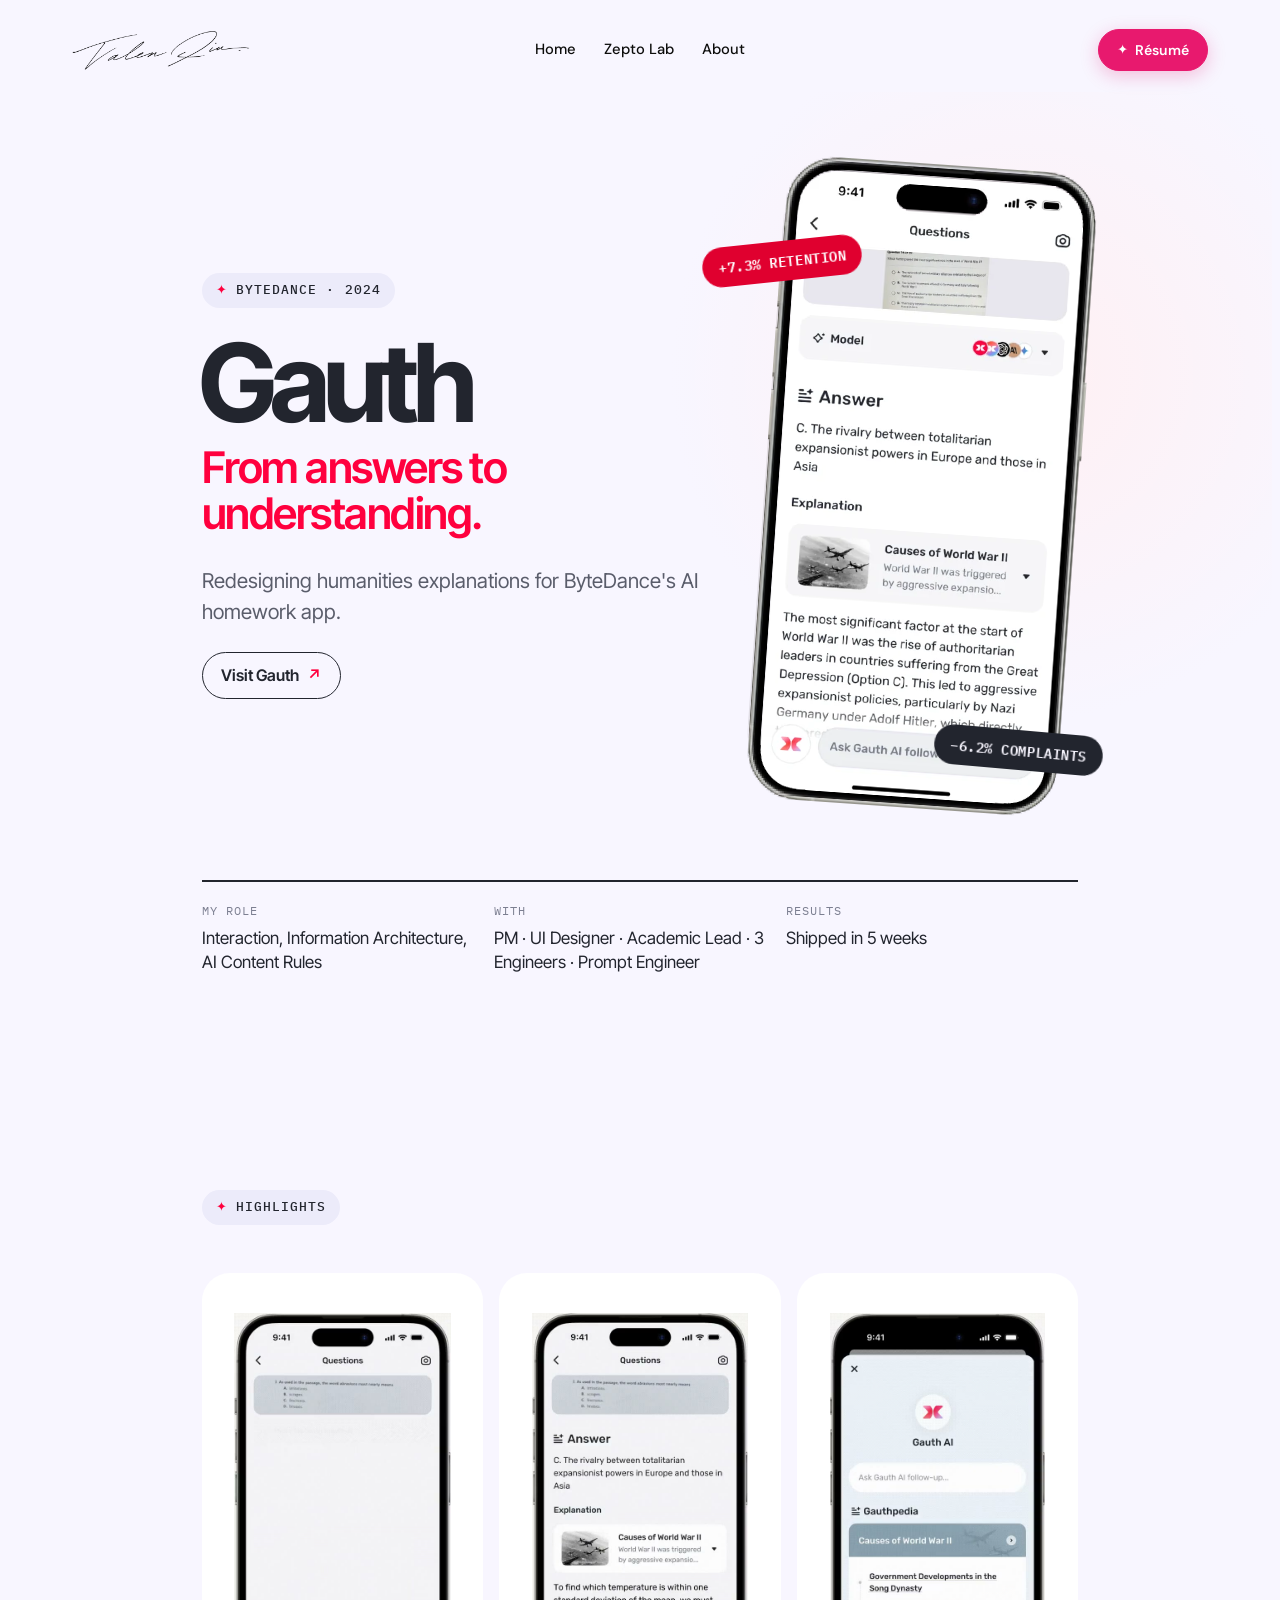
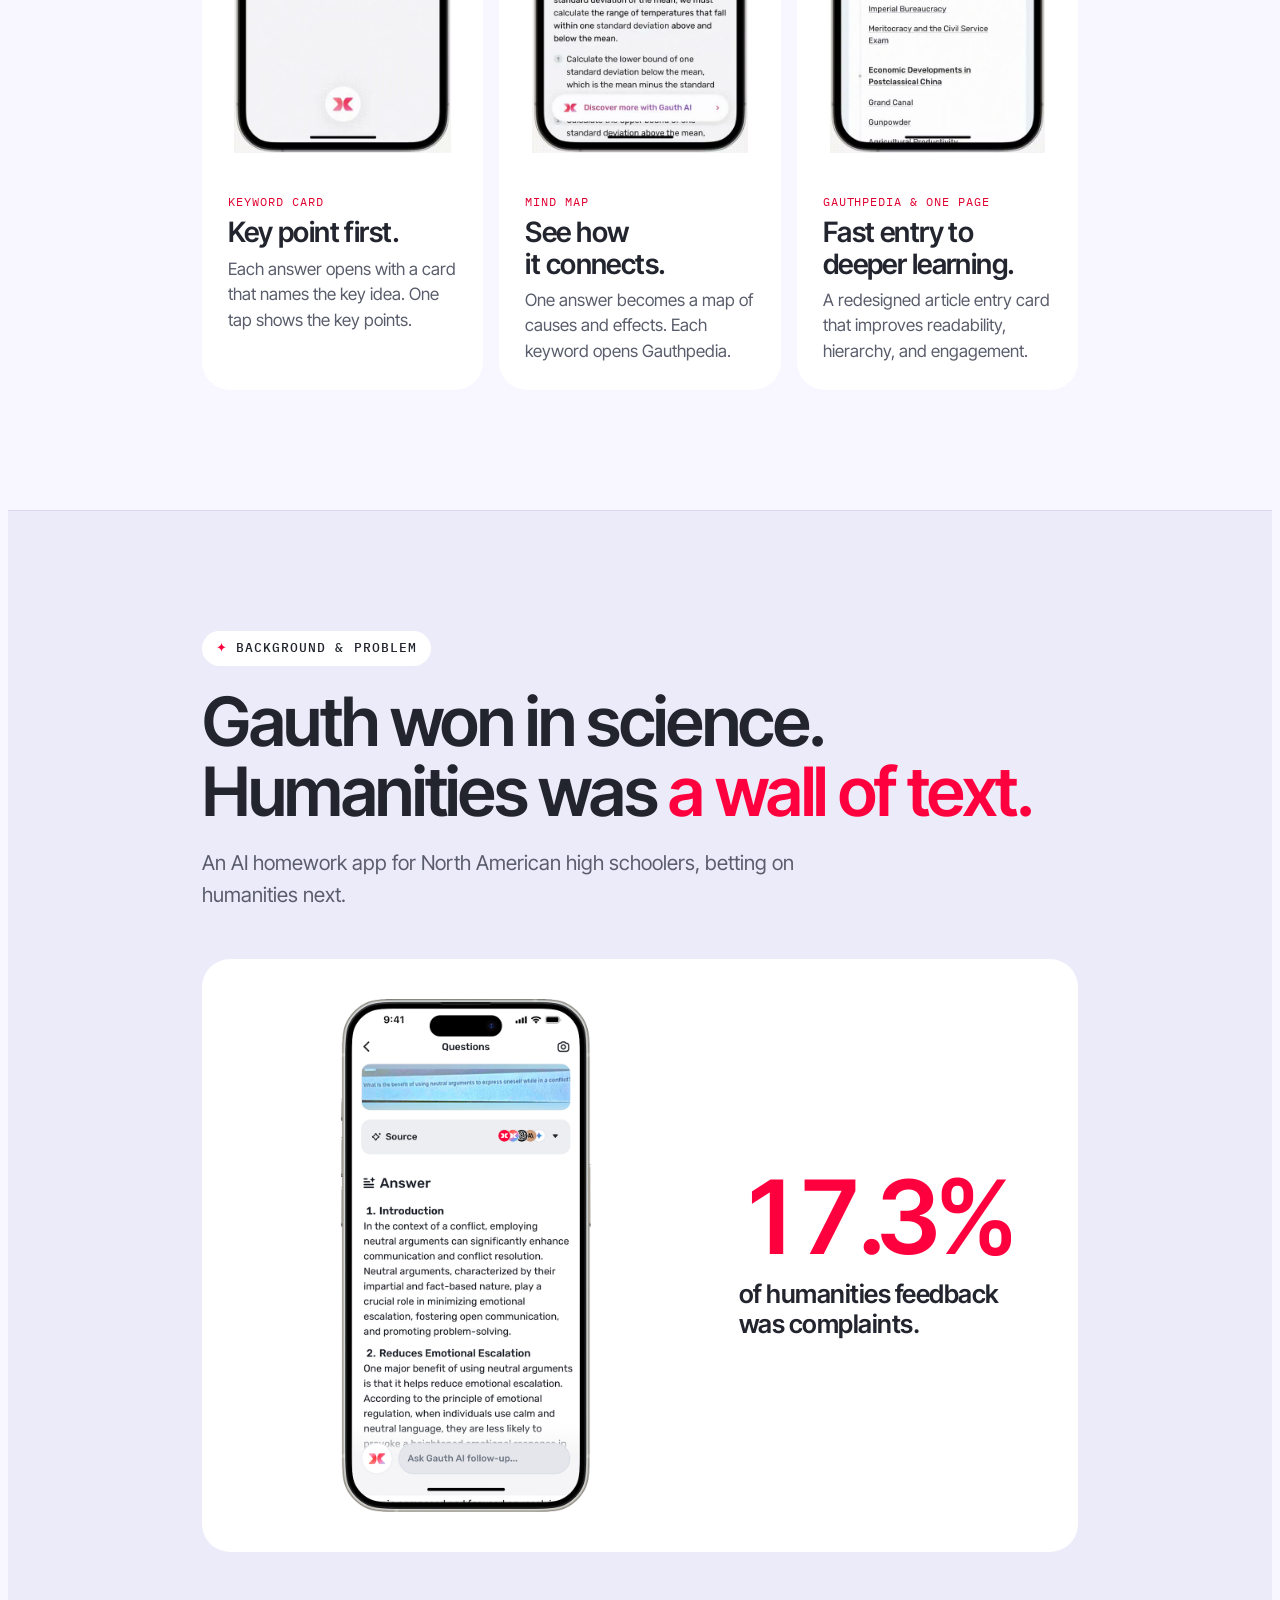
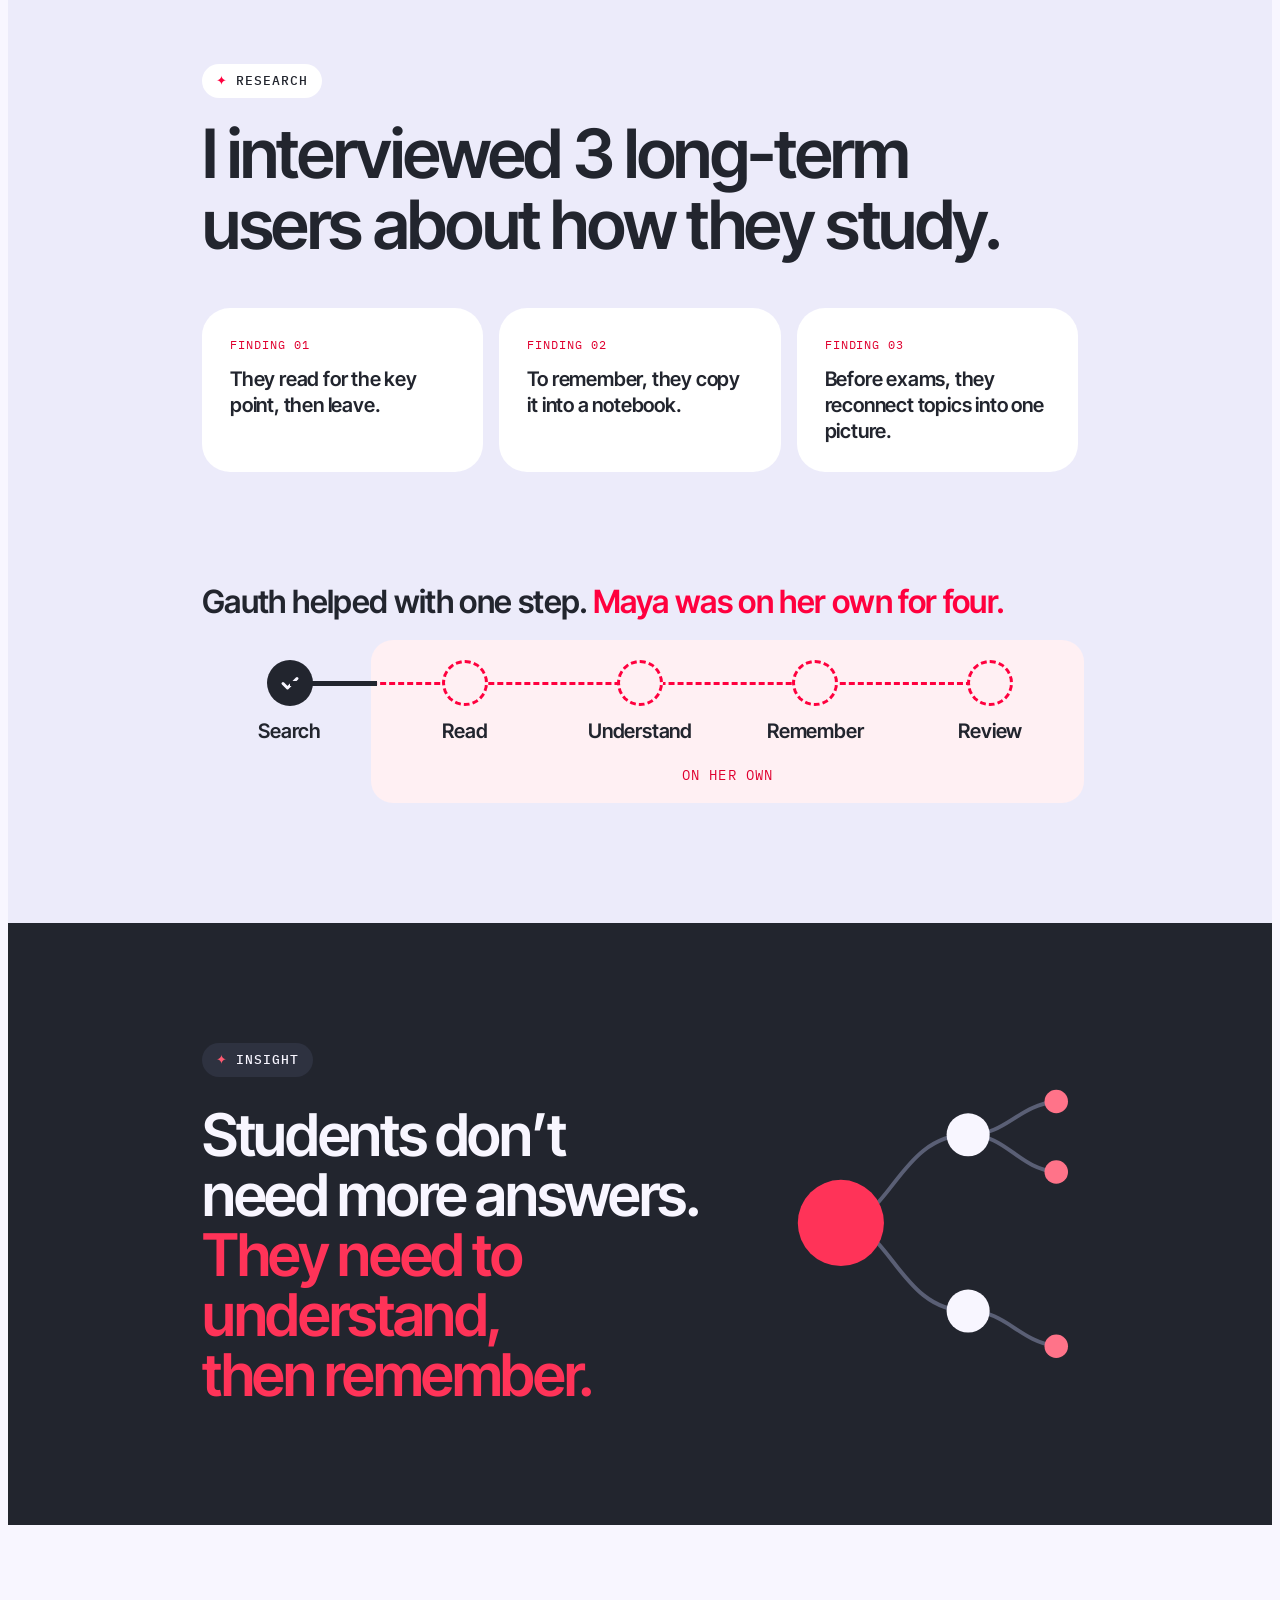
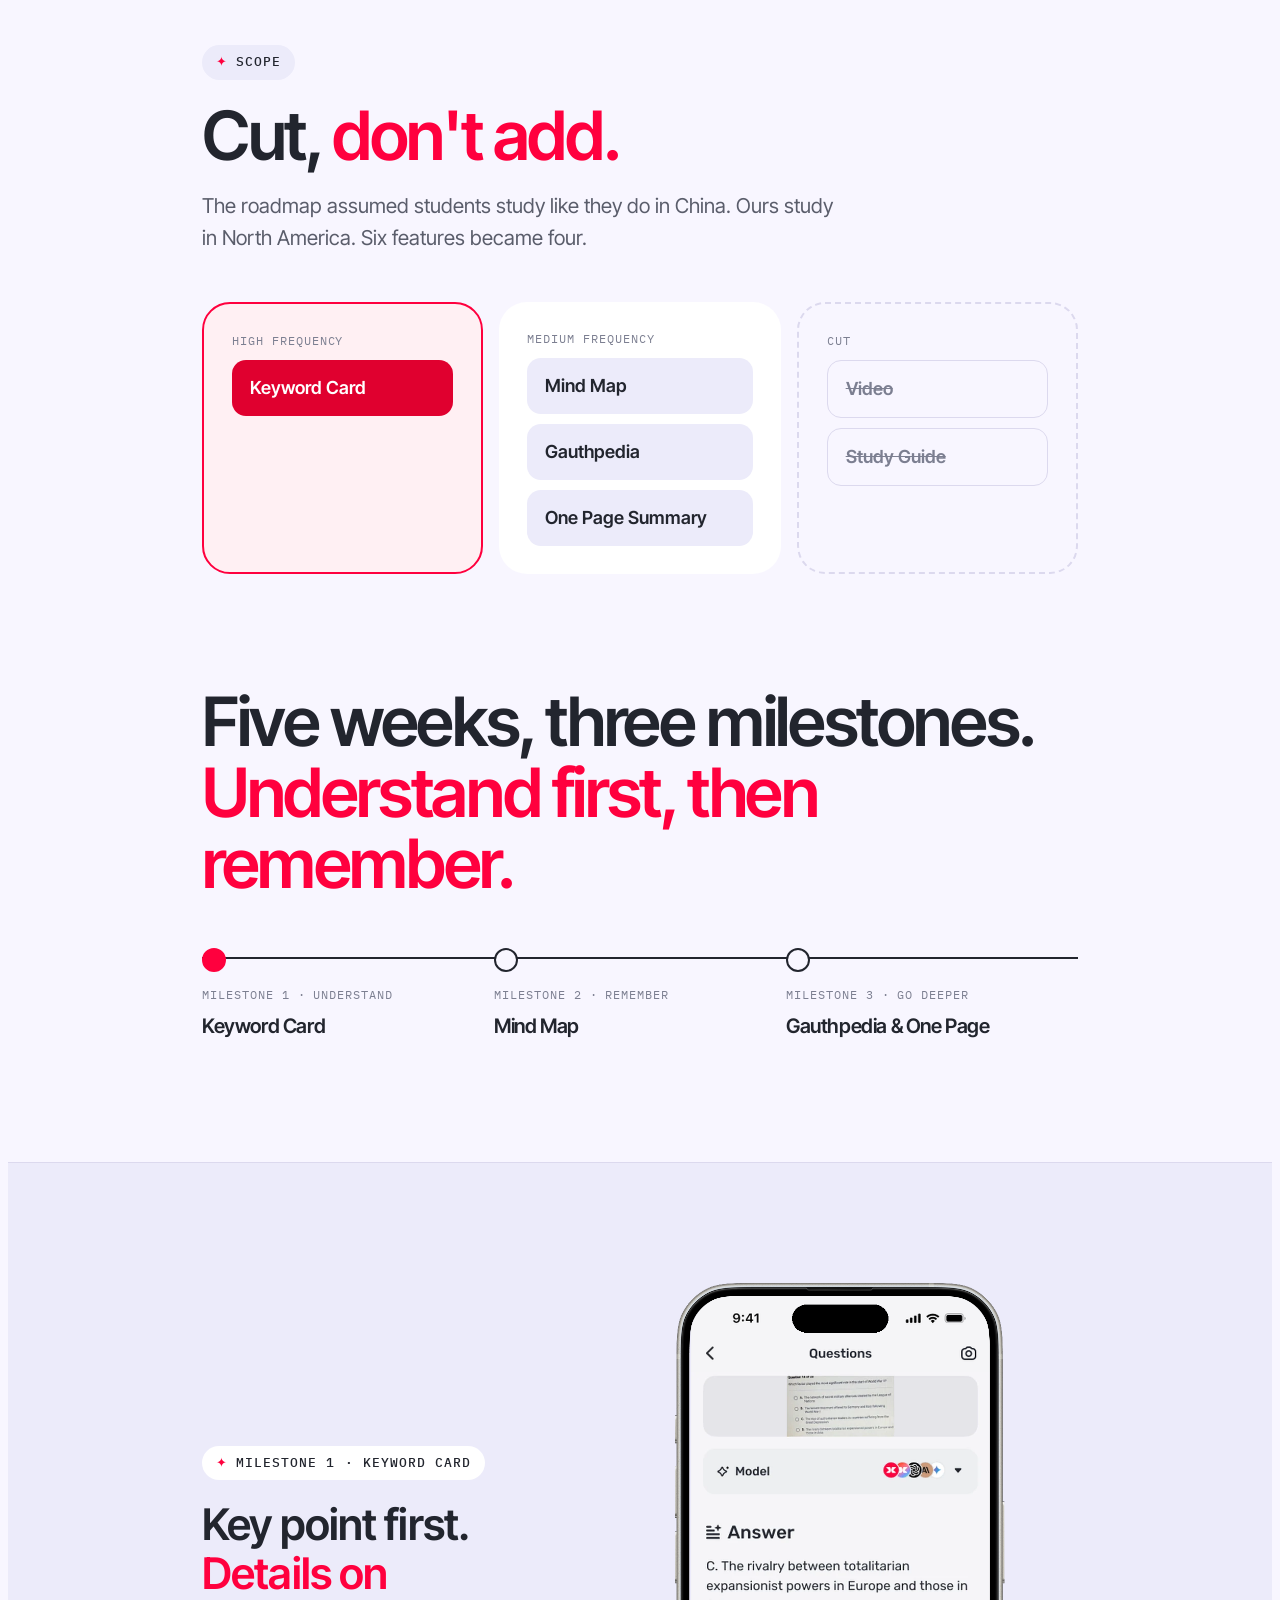
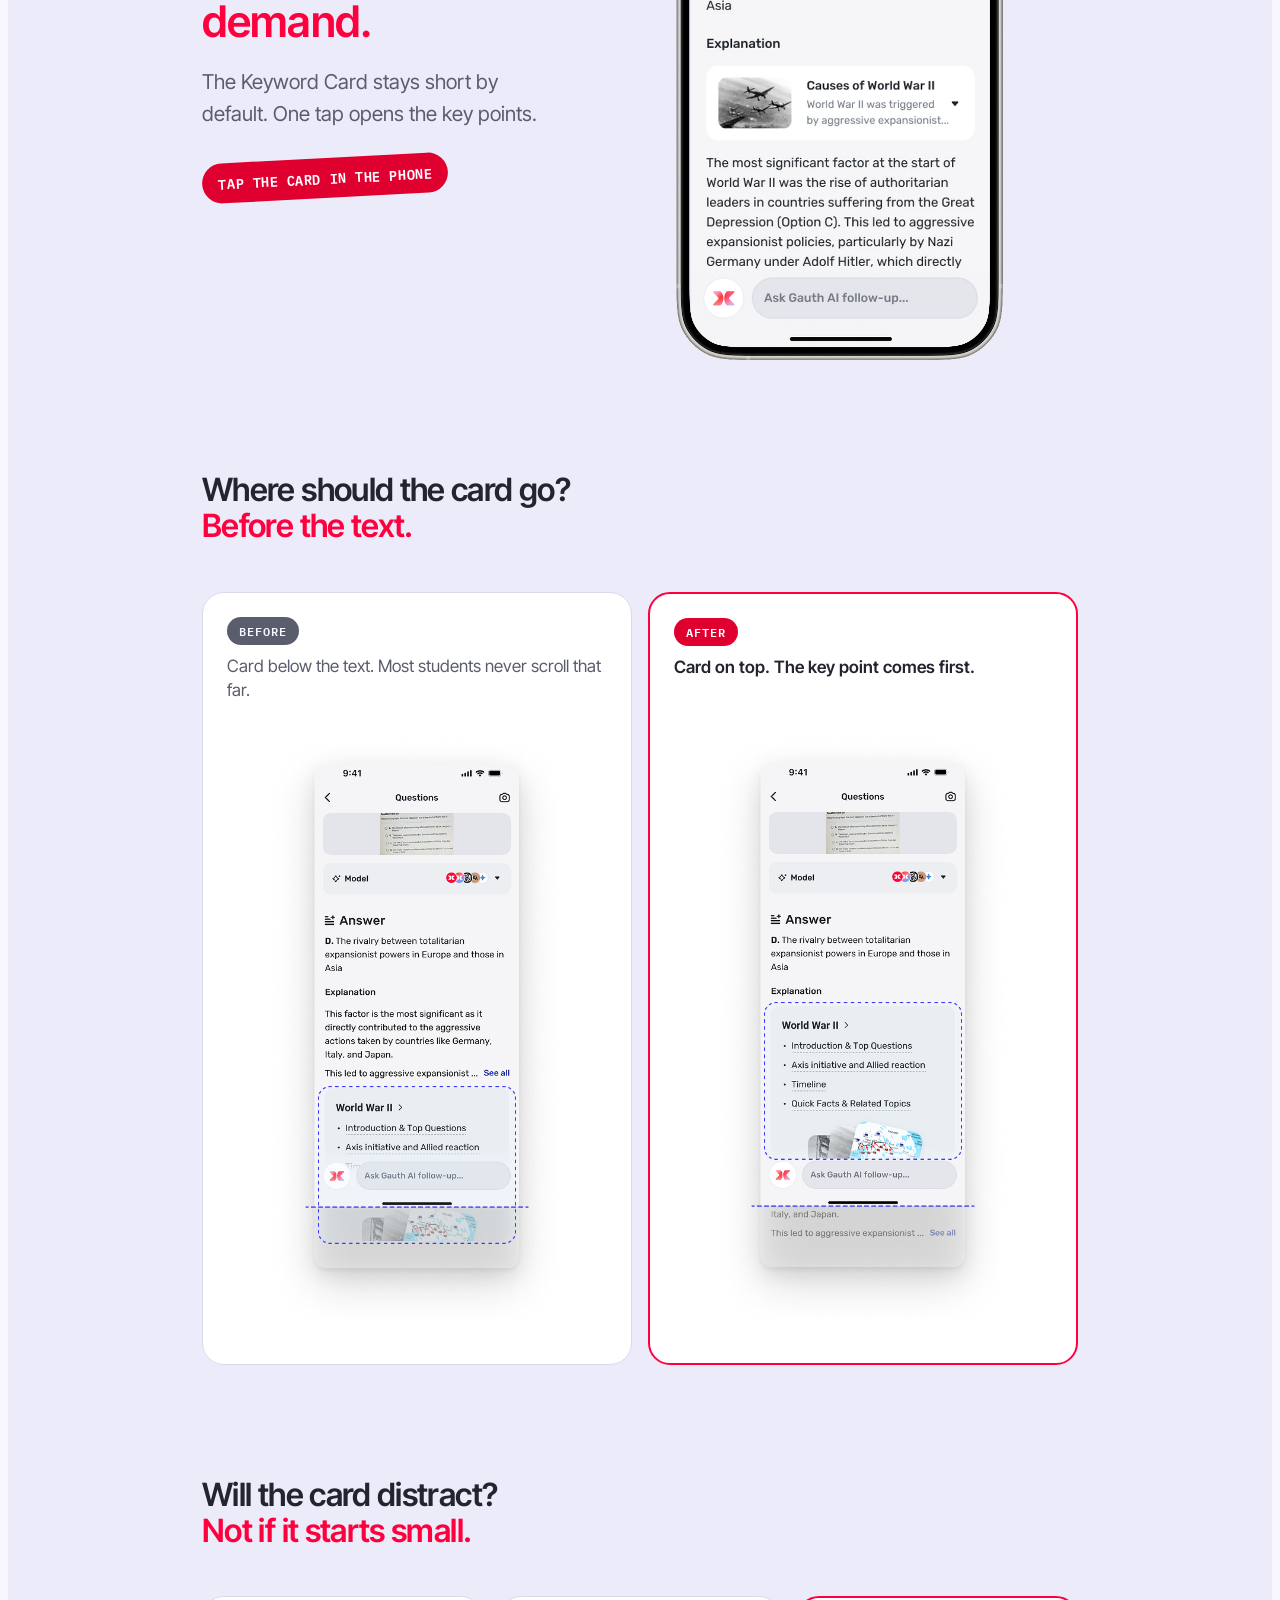
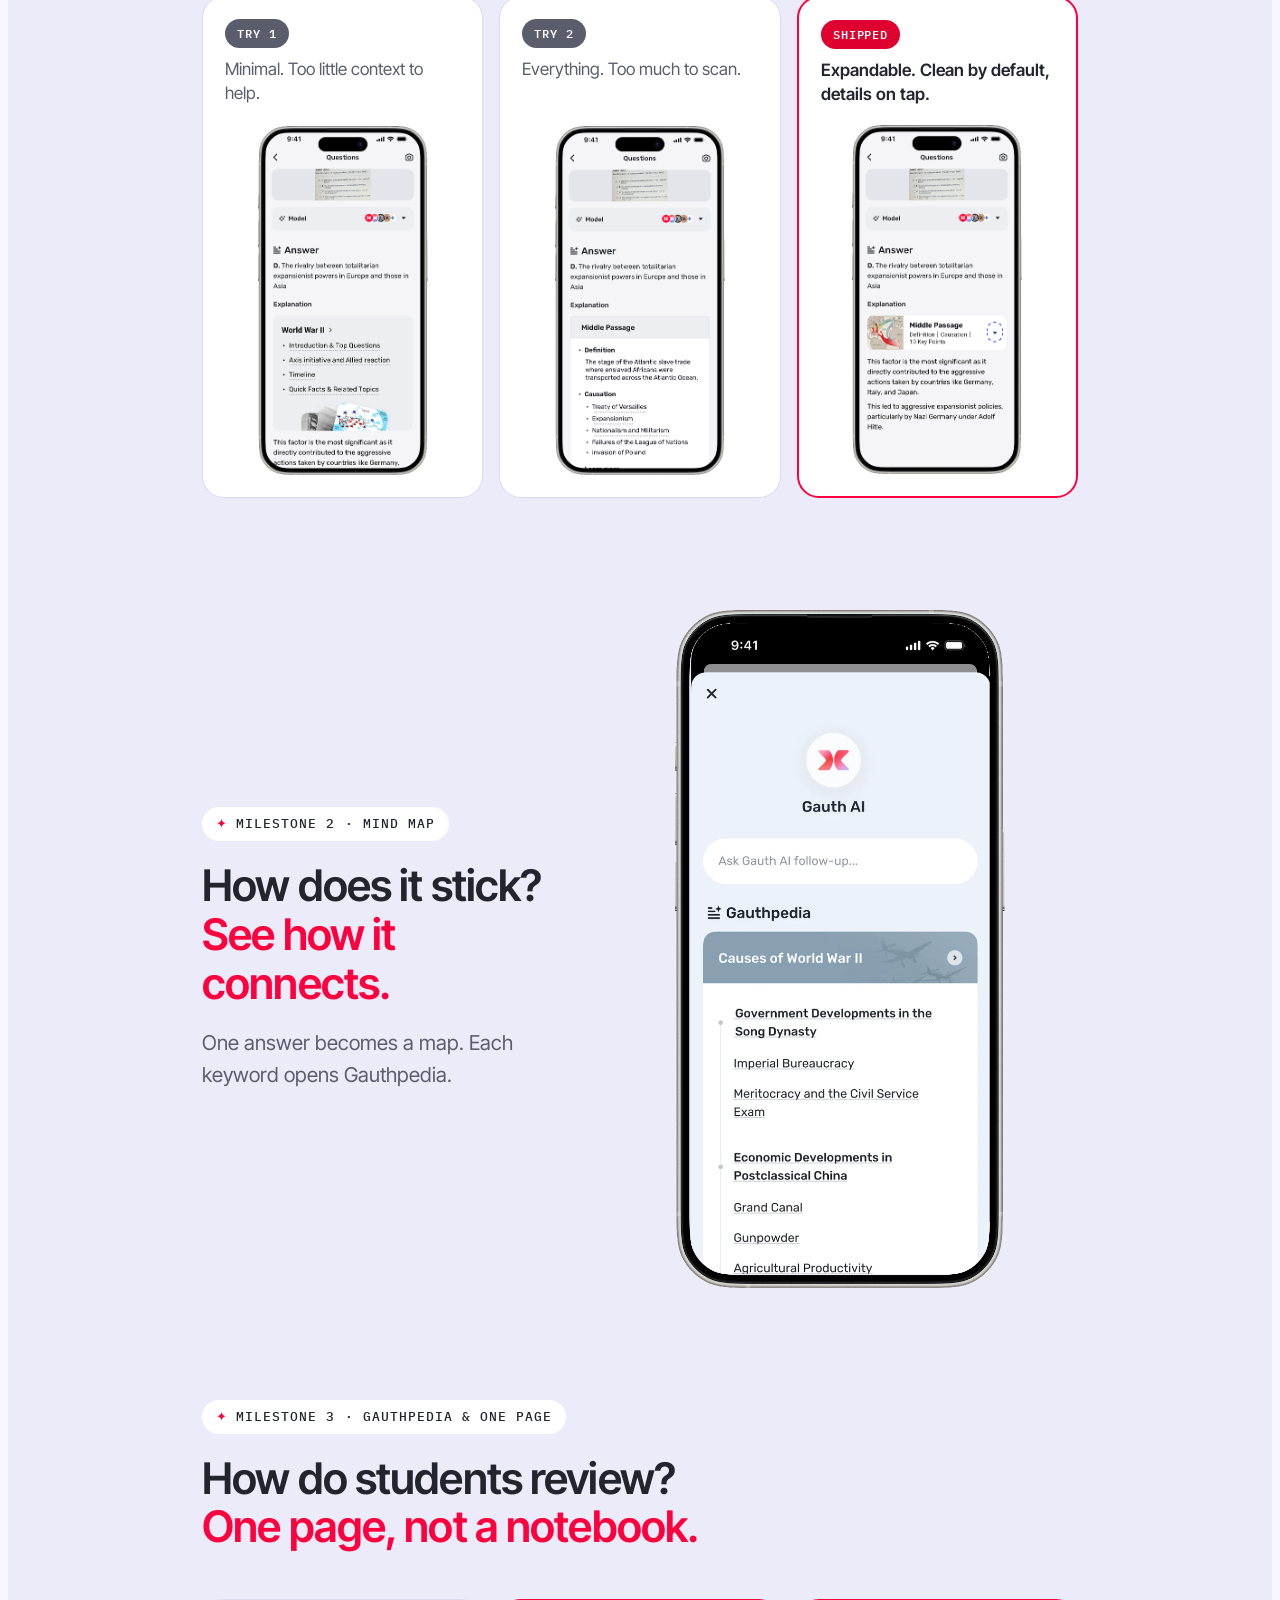
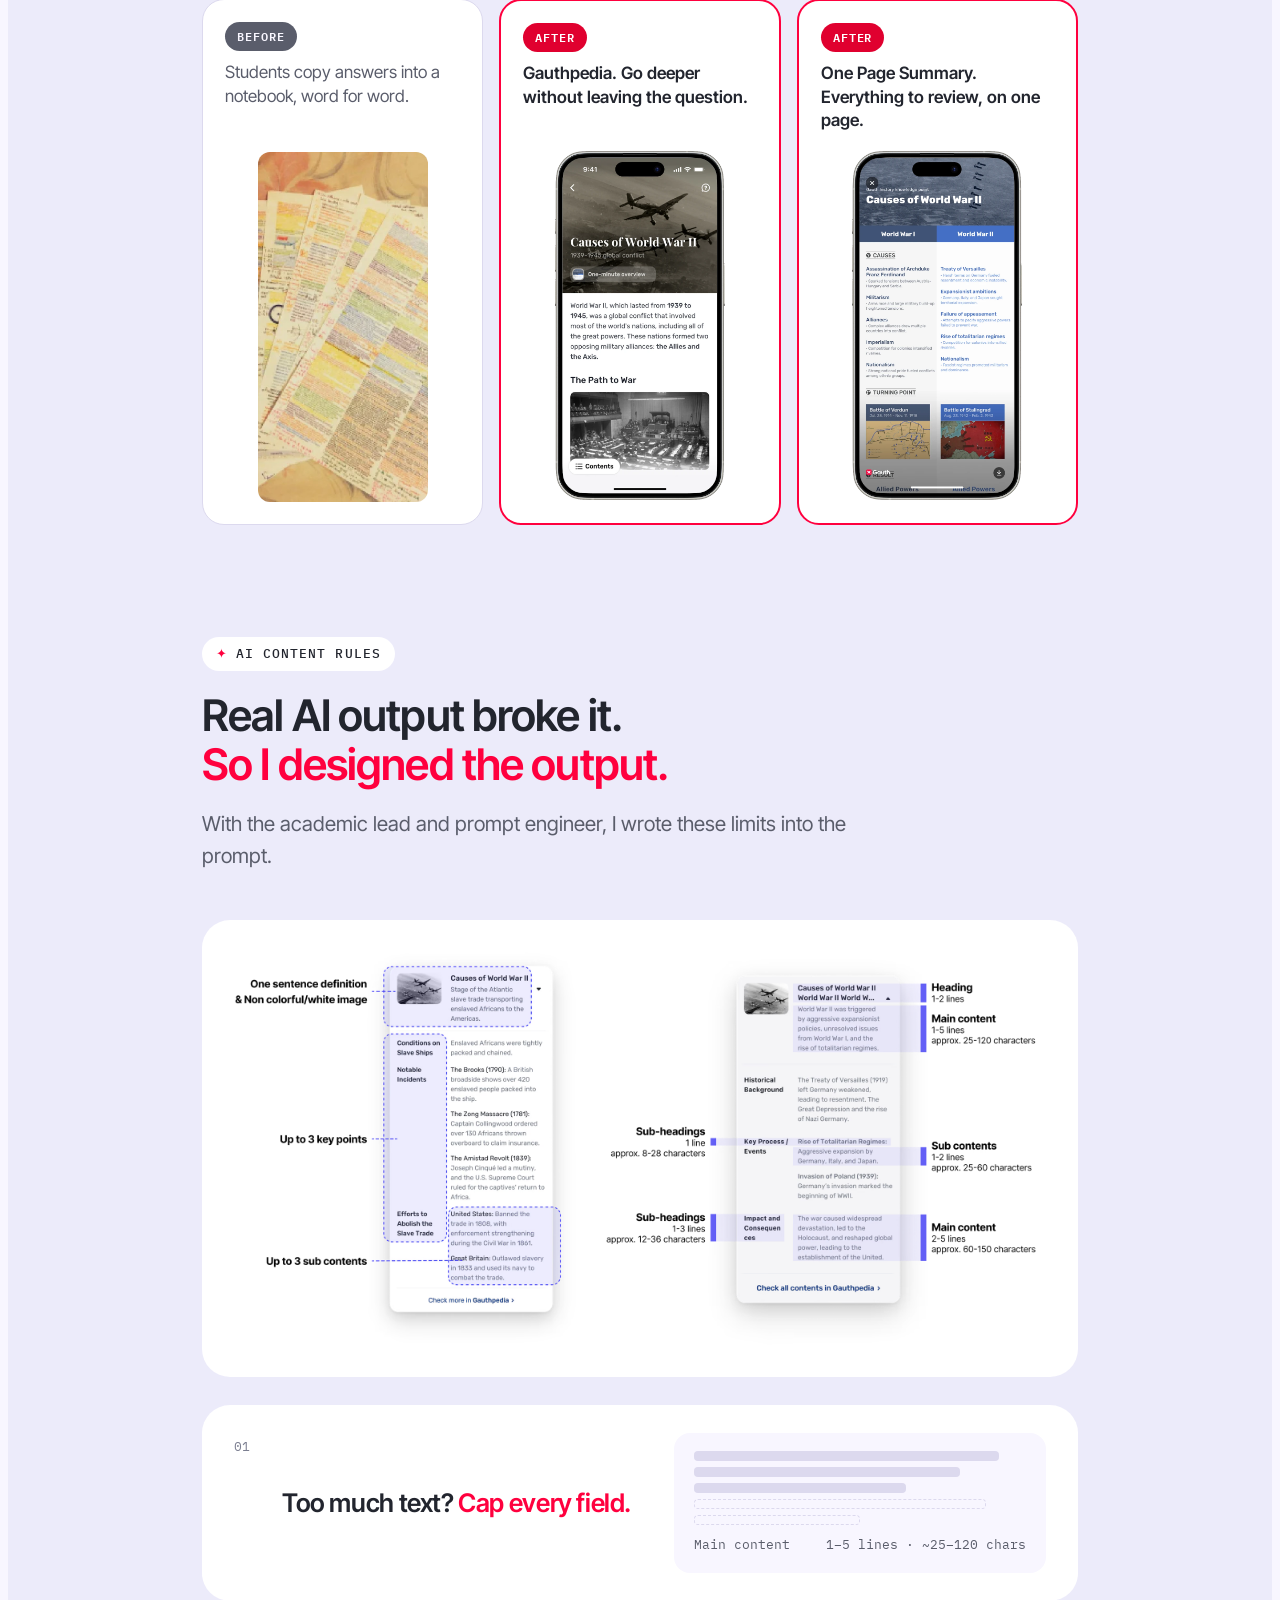
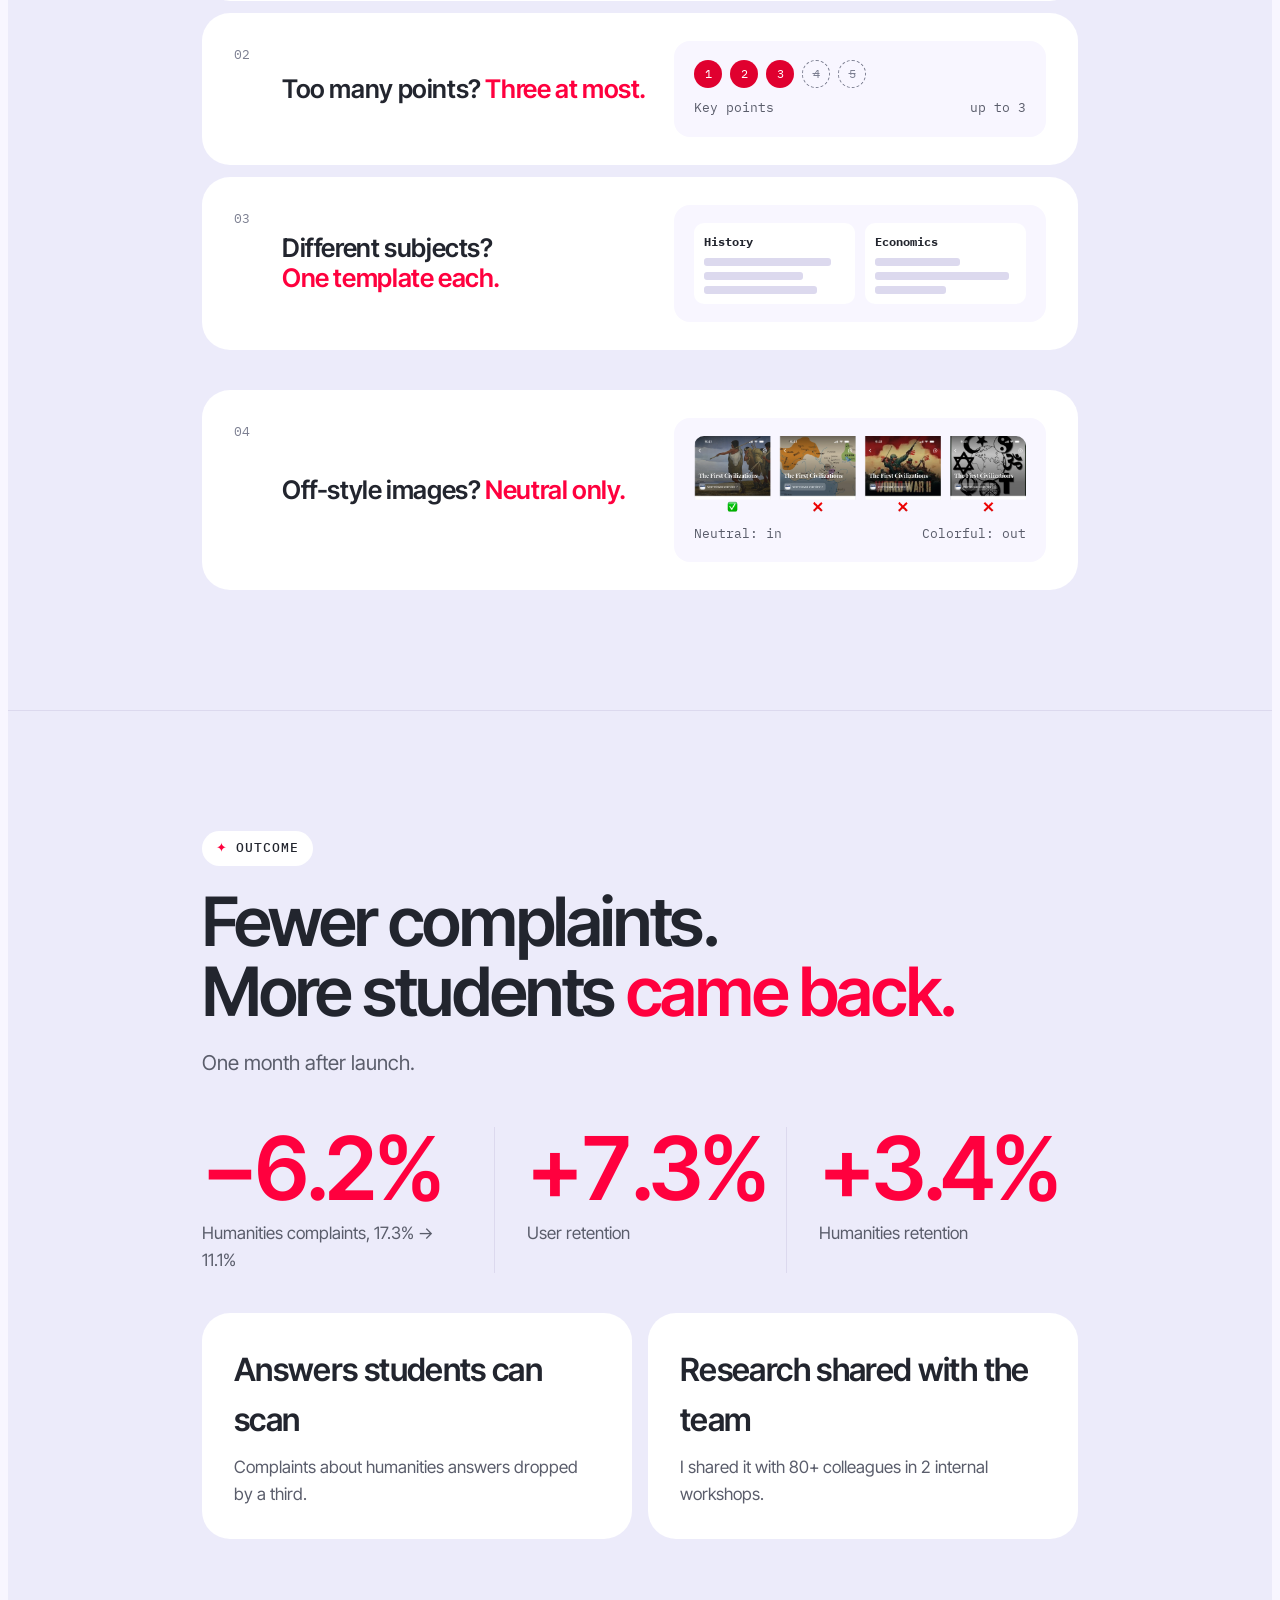
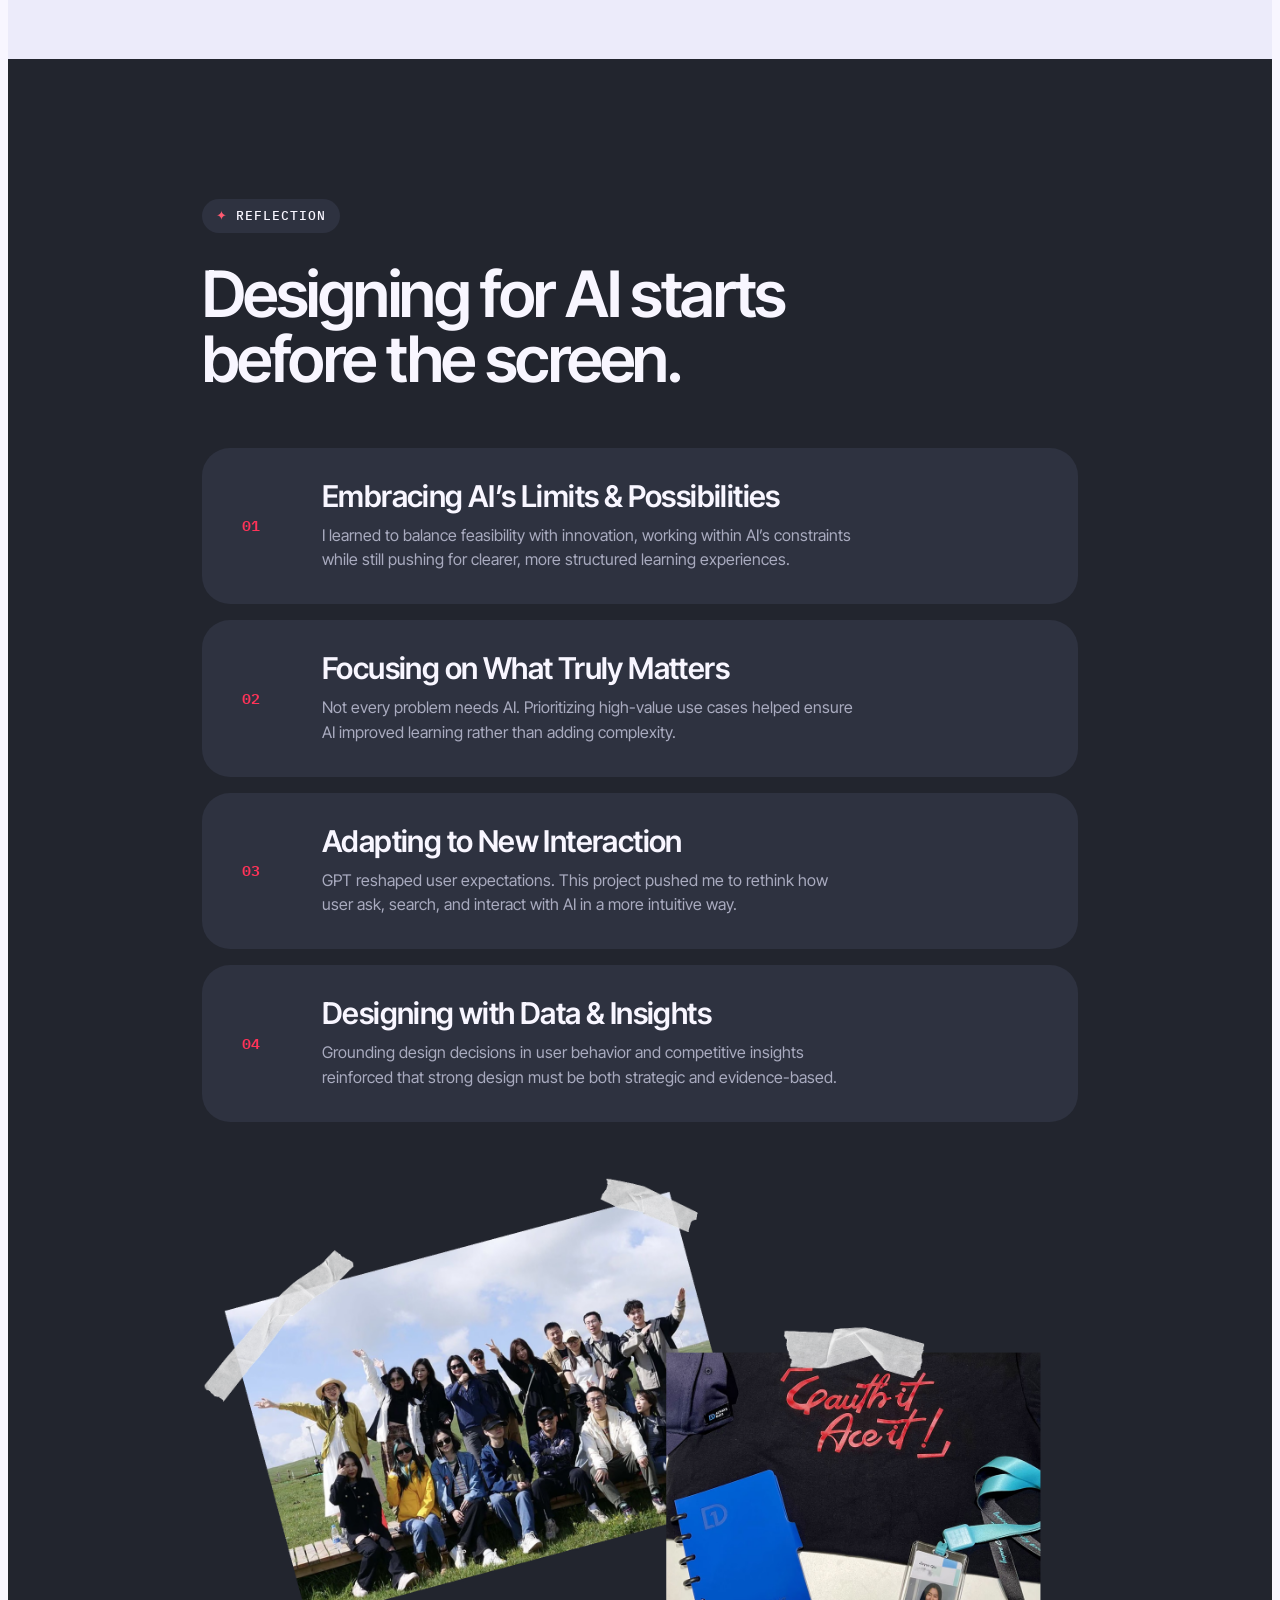
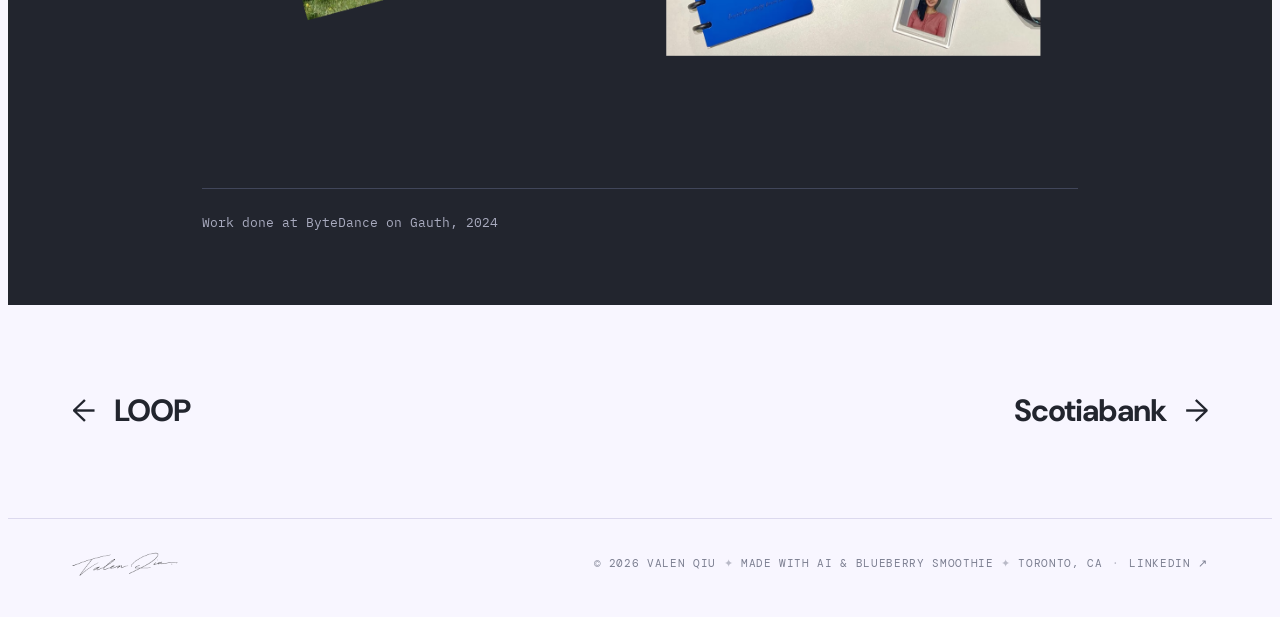
<file: gauth/index.html>
<!doctype html>
<html lang="en">
<head>
<meta charset="utf-8">
<script src="../gate.js"></script>
<link rel="stylesheet" href="../pixel-cursor.css">
<meta name="viewport" content="width=device-width,initial-scale=1">
<meta name="description" content="Gauth case study by Valen Qiu: redesigning humanities explanations for ByteDance's AI homework app.">
<link rel="icon" href="../favicon.ico" sizes="any">
<link rel="icon" type="image/png" sizes="32x32" href="../images/favicon-32.png">
<link rel="icon" type="image/png" sizes="192x192" href="../images/favicon-192.png">
<link rel="apple-touch-icon" sizes="180x180" href="../images/apple-touch-icon.png">
<title>Gauth Case Study</title>
<script src="../analytics.js"></script>
<link rel="preconnect" href="https://fonts.googleapis.com">
<link rel="preconnect" href="https://fonts.gstatic.com" crossorigin>
<link rel="stylesheet" href="https://fonts.googleapis.com/css2?family=Inter+Tight:ital,wght@0,400..800;1,400..800&family=Instrument+Serif:ital@0;1&family=IBM+Plex+Mono:wght@400;500;600&family=DM+Sans:opsz,wght@9..40,400;9..40,500;9..40,600;9..40,700;9..40,800&family=DM+Mono:wght@400&display=swap">
<style>
/* Layout: one long scroll told as three decisions. Lavender paper sections, ink "turn" sections,
   Gauth red for emphasis, serif italic for the one accent line per section. Product screens keep Gauth's own UI. */
:root{
  --paper:#F8F6FF; --paper-2:#ECEBFA; --card:#FFFFFF; --ink:#22252E; --ink-2:#5A5D6B; --ink-3:#7C7F91;
  --line:#DCD9EE; --red:#E0002F; --red-bright:#FF003E; --pink:#FF5A71; --on-red:#FFFFFF;
  --tint:#FFF0F3; --gold:#FFEDCF; --gold-ink:#6B4A12;
  --night:#22252E; --night-2:#2E3240; --night-fg:#F8F6FF; --night-line:#41465A; --night-soft:#A9ABBF; --night-red:#FF3358;
  --app:#3D38F5; --app-soft:#EDECFF; --app-ink:#1C1B3A;
  --f-display:'Inter Tight', 'Helvetica Neue', Arial, sans-serif;
  --f-serif:'Instrument Serif', Georgia, 'Times New Roman', serif;
  --f-mono:'IBM Plex Mono', ui-monospace, Menlo, Consolas, monospace;
  --wrap:1200px; --r:28px;
}
*{box-sizing:border-box}
html{scroll-behavior:smooth}
body{background:var(--paper);color:var(--ink);font-family:var(--f-display);font-size:18px;line-height:1.55;-webkit-font-smoothing:antialiased}
p,h1,h2,h3,h4,ul,ol,figure,dl,dd,blockquote{margin:0}
ul,ol{padding:0;list-style:none}
a{color:inherit}
img{display:block;max-width:100%}
[hidden]{display:none!important}
:focus-visible{outline:3px solid var(--pink);outline-offset:2px}
.wrap{max-width:var(--wrap);margin-inline:auto;padding-inline:24px}
section{padding-block:120px}
section+section{border-top:1px solid var(--line)}
.night{background:var(--night);color:var(--night-fg);border-top:0!important}
.night+section{border-top:0}
.tint{background:var(--paper-2)}
.block+.block{margin-top:112px}

/* type */
.pill{display:inline-flex;align-items:center;gap:8px;font-family:var(--f-mono);font-size:13px;font-weight:500;letter-spacing:.08em;text-transform:uppercase;background:var(--paper-2);color:var(--ink);border-radius:999px;padding:7px 14px}
.pill::before{content:"✦";color:var(--red-bright)}
.pill.dec{background:var(--red);color:var(--on-red)}
.pill.dec::before{content:none}
.tint .pill:not(.dec){background:var(--card)}
.night .pill{background:var(--night-2);color:var(--night-fg)}
.night .pill::before{color:var(--pink)}
h2.big{font-size:clamp(34px,5.4vw,68px);font-weight:600;line-height:1.04;letter-spacing:-.035em;text-wrap:balance;max-width:21ch}
h3{font-size:clamp(24px,2.6vw,32px);font-weight:600;line-height:1.12;letter-spacing:-.02em;text-wrap:balance}
.lede{font-size:clamp(18px,1.6vw,21px);color:var(--ink-2);max-width:54ch}
.ln{display:block}.ln+.ln{margin-top:.35em}
.head{display:flex;flex-direction:column;gap:20px;margin-bottom:48px}
.head>.pill{align-self:flex-start}
.k{font-family:var(--f-mono);font-size:12px;letter-spacing:.08em;text-transform:uppercase;color:var(--ink-3)}
.red{color:var(--red-bright)}
.serif{font-family:inherit;font-style:normal;font-weight:inherit;letter-spacing:inherit}
.sticker{display:inline-block;font-family:var(--f-mono);font-weight:600;font-size:14px;letter-spacing:.04em;text-transform:uppercase;border-radius:999px;padding:9px 16px;background:var(--red);color:var(--on-red);transition:transform .25s cubic-bezier(.3,1.6,.5,1)}
.sticker.ink{background:var(--ink);color:var(--paper)}
.sticker:hover{transform:rotate(0deg) scale(1.06)!important}
.slot{border:2px dashed var(--line);border-radius:18px;display:flex;flex-direction:column;align-items:center;justify-content:center;gap:8px;text-align:center;padding:16px;color:var(--ink-3);font-family:var(--f-mono);font-size:12px;letter-spacing:.06em;text-transform:uppercase;background:var(--paper)}
.shot{aspect-ratio:374/769;display:flex}
.shot img{width:100%;height:100%;object-fit:contain}
.shot .slot{flex:1}

/* nav */
.brand{font-weight:700;letter-spacing:-.04em;font-size:22px;text-decoration:none;display:flex;align-items:center;gap:10px}
.brand i{width:26px;height:26px;border-radius:8px;background:var(--red-bright);display:grid;place-items:center;color:#fff;font-style:normal;font-family:var(--f-mono);font-size:13px;letter-spacing:0}

/* hero */
.hero{padding-block:72px 96px;position:relative;overflow:hidden}
.hero::before{content:"";position:absolute;right:-10%;top:-10%;width:60%;aspect-ratio:1;border-radius:50%;background:radial-gradient(circle, var(--tint) 0%, transparent 65%);pointer-events:none}
.hero-grid{position:relative;display:grid;grid-template-columns:1.25fr .75fr;gap:40px;align-items:center}
.hero h1{font-size:clamp(96px,17vw,220px);font-weight:700;line-height:.86;letter-spacing:-.065em;margin-top:28px}
.hero .tag{font-weight:600;font-size:clamp(36px,5vw,64px);line-height:1.05;margin-top:16px;color:var(--red-bright);letter-spacing:-.035em}
.hero h1 .serif{display:block;color:var(--red-bright);font-size:1.12em;letter-spacing:-.02em;margin-top:6px}
.hero .lede{margin-top:28px}
.hero-art{position:relative;justify-self:center;width:min(100%,340px)}
.hero-art img{width:100%;height:auto;transform:rotate(4deg)}
.hero-art .sticker{position:absolute}
.s1{right:-8%;bottom:6%;transform:rotate(5deg)}
.s2{left:-20%;top:12%;transform:rotate(-6deg)}
.tldr{position:relative;margin-top:72px;display:grid;grid-template-columns:repeat(3,1fr);border-top:2px solid var(--ink)}
.tldr div{padding:20px 20px 0 0;display:flex;flex-direction:column;gap:6px;min-width:0}
.tldr dt{font-family:var(--f-mono);font-size:12px;letter-spacing:.08em;text-transform:uppercase;color:var(--ink-3)}
.tldr dd{font-size:17px;line-height:1.4}
.three{position:relative;margin-top:56px;display:grid;grid-template-columns:repeat(3,1fr);gap:16px}
.three article{background:var(--card);border-radius:var(--r);padding:28px;display:flex;flex-direction:column;gap:14px;min-width:0}
.three article:nth-child(2){background:var(--red);color:var(--on-red)}
.three article:nth-child(2) .k{color:var(--on-red);opacity:.85}
.three p{font-size:19px;line-height:1.4}
@media (max-width:900px){.hero-grid{grid-template-columns:1fr}.hero-art{width:min(66%,280px)}.tldr{grid-template-columns:repeat(2,1fr);row-gap:8px}.three{grid-template-columns:1fr}}

/* background & problem */
.hs{display:grid;grid-template-columns:minmax(0,1.5fr) minmax(0,1fr);gap:48px;align-items:center;margin-bottom:16px;background:var(--card);border-radius:var(--r);padding:40px}
.hs .home,.hs .signal{background:none!important;padding:0!important;border-radius:0}
@media (max-width:820px){.hs{padding:20px;gap:24px}}
.hs .home{margin:0;max-width:none}
.hs .home img{width:min(100%,250px);margin:0 auto;border:0;border-radius:0}
@media (max-width:820px){.hs .home{padding:16px}}
.signal{background:var(--card);border-radius:var(--r);padding:36px;display:flex;flex-direction:column;justify-content:center;min-width:0}
@media (max-width:700px){.hs{grid-template-columns:1fr}}
.signal b{display:block;font-size:clamp(64px,8vw,120px);font-weight:600;line-height:.9;letter-spacing:-.06em;color:var(--red-bright);font-variant-numeric:tabular-nums}
.signal p{margin-top:16px;font-size:clamp(20px,2vw,26px);font-weight:600;letter-spacing:-.02em;line-height:1.2}
.signal .k{margin-top:20px}
.home img{width:100%;height:auto;display:block;border-radius:14px;border:1px solid var(--line)}
.hs .home{background:var(--card);border:0;box-shadow:none;padding:28px;display:flex;align-items:center;align-self:stretch}
.home{max-width:820px;margin:0 auto 16px;border-radius:var(--r);overflow:hidden;border:1px solid var(--line);box-shadow:0 16px 40px rgba(34,37,46,.08)}
.two{display:grid;grid-template-columns:1fr 1fr;gap:16px;margin-top:16px}
.prob{border-radius:var(--r);padding:32px;display:flex;flex-direction:column;gap:12px;min-width:0}
.prob.a{background:var(--tint)}
.prob.b{background:var(--card)}
.steps3{display:flex;flex-direction:column;gap:8px;margin-top:8px}
.steps3 span{display:flex;gap:12px;align-items:center;background:var(--card);border-radius:12px;padding:10px 14px;font-weight:600;font-size:16px}
.steps3 i{font-style:normal;font-family:var(--f-mono);font-size:12px;width:24px;height:24px;border-radius:50%;background:var(--ink);color:var(--paper);display:grid;place-items:center;flex:none}
.imgph{margin-top:8px;aspect-ratio:16/9;max-width:100%}
.wall{margin-top:8px;display:flex;flex-direction:column;gap:6px;background:var(--paper);border-radius:12px;padding:14px}
.wall i{display:block;height:8px;border-radius:3px;background:var(--line)}
.stats{margin-top:16px;display:grid;grid-template-columns:repeat(3,1fr);gap:16px}
.stat{background:var(--paper-2);border-radius:var(--r);padding:24px 28px;display:flex;flex-direction:column;gap:4px;min-width:0}
.stat b{font-size:clamp(56px,7vw,88px);font-weight:600;line-height:1;letter-spacing:-.05em;color:var(--red)}
.stat span{font-size:16px;font-weight:600}
@media (max-width:820px){.signal{padding:24px}.two{gap:10px}.two .prob{padding:16px;gap:8px}.two .prob h3{font-size:17px}.two .prob .k{font-size:10px}.two .imgph{font-size:10px;padding:8px}}

/* research */
.finds{display:grid;grid-template-columns:repeat(3,1fr);gap:16px}
.find{background:var(--card);border-radius:var(--r);padding:28px;display:flex;flex-direction:column;gap:12px;min-width:0}
.find .k{color:var(--red)}
.find p{font-size:20px;font-weight:600;line-height:1.3;letter-spacing:-.01em}
.track{margin-top:40px;display:grid;grid-template-columns:repeat(5,1fr);position:relative}
.track::before{content:"";position:absolute;left:10%;right:10%;top:22px;border-top:3px dashed var(--red-bright)}
.track::after{content:"";position:absolute;left:10%;width:10%;top:21px;border-top:5px solid var(--ink)}
.track li{position:relative;z-index:1;display:flex;flex-direction:column;align-items:center;gap:10px;text-align:center;min-width:0}
.track .dot{width:46px;height:46px;border-radius:50%;display:grid;place-items:center;font-weight:700;font-size:18px}
.track .ok .dot{background:var(--ink);color:var(--paper)}
.track .dot svg{width:24px;height:24px;display:block}
.track .no .dot{background:var(--tint);border:3px dashed var(--red-bright)}
.track b{font-size:20px;font-weight:600;letter-spacing:-.01em}
.track em{font-style:normal;font-family:var(--f-mono);font-size:12px;letter-spacing:.08em;text-transform:uppercase;color:var(--ink-3)}
.track{margin-bottom:56px}
.track::before,.track::after{z-index:1}
.track li{grid-row:1}.track li:nth-child(1){grid-column:1}.track li:nth-child(2){grid-column:2}.track li:nth-child(3){grid-column:3}.track li:nth-child(4){grid-column:4}.track li:nth-child(5){grid-column:5}
.track .own{grid-column:2/6;grid-row:1;z-index:0;align-self:stretch;justify-content:flex-end;background:var(--tint);border-radius:22px;margin:-20px -6px -56px;padding-bottom:16px}
.track .own em{color:var(--red);font-size:14px}
@media (max-width:600px){.track b{font-size:11px!important}.track .own{margin:-14px -4px -48px;padding-bottom:12px}.track .own em{font-size:10px}}
@media (max-width:600px){.track .dot svg{width:17px;height:17px}.track .dot{width:32px;height:32px;font-size:14px}.track::before,.track::after{top:15px}.track b{font-size:13px}.track em{font-size:9px;letter-spacing:.02em}}
.journey{margin-top:56px;display:grid;grid-template-columns:repeat(4,1fr);gap:12px}
.journey li{border-radius:22px;padding:24px;display:flex;flex-direction:column;gap:6px;background:var(--paper-2);min-width:0}
.journey li b{font-size:20px;font-weight:600;letter-spacing:-.02em}
.journey li.stuck{background:var(--tint);border:2px dashed var(--red-bright)}
.journey li.stuck .k{color:var(--red)}
.jlab{margin-top:12px;display:grid;grid-template-columns:1fr 1fr;gap:12px;font-family:var(--f-mono);font-size:12px;letter-spacing:.08em;text-transform:uppercase;font-weight:600}
.jlab span{border-top:2px solid var(--ink);padding-top:10px}
.jlab span+span{border-top:2px dashed var(--red-bright);color:var(--red)}
@media (max-width:820px){.finds{grid-template-columns:1fr}.journey{grid-template-columns:1fr 1fr}.jlab{display:none}}

/* insight */
.turn{display:grid;grid-template-columns:1.3fr .7fr;gap:48px;align-items:center}
.turn h2{font-size:clamp(40px,6vw,80px);font-weight:600;line-height:1.02;letter-spacing:-.04em;text-wrap:balance;margin-top:28px}
.turn h2 .serif{display:block;color:var(--night-red)}
.turn svg{width:100%;max-width:300px;height:auto;justify-self:center;aspect-ratio:296/294}
@media (max-width:820px){.turn{grid-template-columns:1fr;gap:40px}.turn svg{max-width:clamp(140px,32vw,220px);justify-self:center}}

/* decision 1 */
.tiers{display:grid;grid-template-columns:1fr 1.4fr 1fr;gap:16px}
.tier{border-radius:var(--r);padding:28px;display:flex;flex-direction:column;gap:10px;min-width:0;background:var(--paper-2)}
.tier span.f{display:block;border-radius:14px;padding:14px 18px;font-weight:600;font-size:18px;background:var(--card)}
.tier.hi{background:var(--tint);border:2px solid var(--red-bright)}
.tier:not(.hi):not(.cut){background:var(--card)}
.tier:not(.hi):not(.cut) span.f{background:var(--paper-2)}
.tiers{grid-template-columns:repeat(3,1fr)!important}
@media (max-width:820px){.tiers{grid-template-columns:1fr!important;gap:10px}.tier{padding:20px}.tier span.f{font-size:16px;padding:12px 16px}}
.tier.hi span.f{background:var(--red);color:var(--on-red)}
.tier.cut{background:transparent;border:2px dashed var(--line)}
.tier.cut span.f{background:transparent;border:1.5px solid var(--line);color:var(--ink-3);text-decoration:line-through}
.evid{display:grid;grid-template-columns:1fr 1.3fr 1fr;gap:16px}
.ev{background:var(--card);border-radius:var(--r);padding:28px;display:flex;flex-direction:column;gap:12px;min-width:0}
.ev .k{color:var(--red)}
.ev p{font-size:20px;font-weight:600;line-height:1.3;letter-spacing:-.01em}
.ev.me{display:grid;grid-template-columns:minmax(0,1fr) 150px;gap:20px;align-items:start}
.ev.me>div{display:flex;flex-direction:column;gap:12px}
.ev.me img{width:150px;height:150px;object-fit:cover;border-radius:12px;transform:rotate(3deg)}
.miles{display:grid;grid-template-columns:repeat(3,1fr);position:relative}
.miles::before{content:"";position:absolute;left:0;right:0;top:11px;border-top:2px solid var(--ink)}
.miles li{position:relative;padding:40px 24px 0 0;display:flex;flex-direction:column;gap:6px;min-width:0}
.miles li::before{content:"";position:absolute;left:0;top:2px;width:20px;height:20px;border-radius:50%;background:var(--paper);border:2.5px solid var(--ink)}
.miles li:first-child::before{background:var(--red-bright);border-color:var(--red-bright)}
.miles b{font-size:20px;font-weight:600;letter-spacing:-.02em}
@media (max-width:820px){.tiers,.evid{grid-template-columns:1fr}.miles{grid-template-columns:1fr;row-gap:28px}.miles::before{left:9px;right:auto;top:12px;bottom:auto;height:calc(100% - 60px);border-top:0;border-left:2px solid var(--ink)}.miles li{padding:0 0 0 40px}.miles li::before{top:0}}

/* decision 2 */
.ba-row{display:grid;grid-template-columns:1fr 1fr;gap:16px}
.ba-box{border-radius:22px;padding:24px;display:grid;grid-template-columns:minmax(0,1fr) 170px;gap:20px;align-items:center;min-width:0}
.ba-box.b{background:var(--card);border:1.5px solid var(--line)}
.ba-box.a{background:var(--tint);border:2px solid var(--red-bright)}
.ba-box .t{display:flex;flex-direction:column;gap:10px;min-width:0}
.ba-box .cap{font-size:17px;line-height:1.4;color:var(--ink-2)}
.ba-box.a .cap{color:var(--ink);font-weight:600}
.ba-box .shot{width:170px}
.lab{align-self:flex-start;font-family:var(--f-mono);font-size:12px;font-weight:600;letter-spacing:.08em;border-radius:999px;padding:5px 12px;background:var(--ink-2);color:var(--paper)}
.ba-box.a .lab{background:var(--red);color:var(--on-red)}
@media (max-width:760px){.ba-row{grid-template-columns:1fr;gap:12px}.ba-box{grid-template-columns:minmax(0,1fr) 120px;padding:20px}.ba-box .shot{width:120px}}
.demo{display:grid;grid-template-columns:.85fr 1.15fr;gap:48px;align-items:start}
.demo .tryit{align-self:flex-start;transform:rotate(-3deg)}
.app{background:#FFFFFF;color:var(--app-ink);border-radius:24px;border:1px solid #E4E3F2;box-shadow:0 16px 40px rgba(28,27,58,.10);padding:24px;display:flex;flex-direction:column;gap:16px;min-width:0;font-family:var(--f-display)}
.app .bar{display:flex;justify-content:space-between;align-items:center;font-size:13px;color:#6B6A86}
.app .tag{font-size:12px;background:#F1F0F8;border-radius:999px;padding:3px 10px}
.app .q{background:#F4F4FA;border-radius:14px;padding:14px 16px;font-size:15px}
.app .lbl{font-size:13px;font-weight:700;color:#6B6A86;text-transform:uppercase;letter-spacing:.06em}
.kcard{border:1.5px solid #DCDAF7;border-radius:16px;padding:16px;display:flex;flex-direction:column;gap:12px;background:var(--app-soft)}
.kcard .top{display:flex;gap:14px;align-items:flex-start}
.kcard .thumb{width:64px;height:48px;border-radius:10px;background:linear-gradient(135deg,#D9D8E8,#F6F6FB);flex:none;border:1px solid #E1E0EE}
.kcard h4{font-size:17px;font-weight:700}
.kcard p.def{font-size:14px;color:#4B4A66;line-height:1.45}
.kcard ol{display:flex;flex-direction:column;gap:8px;counter-reset:kp}
.kcard ol li{counter-increment:kp;display:grid;grid-template-columns:24px minmax(0,1fr);gap:8px;font-size:14px;line-height:1.45}
.kcard ol li::before{content:counter(kp);width:22px;height:22px;border-radius:50%;background:var(--app);color:#fff;font-size:12px;font-weight:700;display:grid;place-items:center}
.kcard .more{align-self:flex-start;font:inherit;font-size:13px;font-weight:600;color:var(--app);background:transparent;border:0;padding:4px 0;cursor:var(--cur-hand);display:flex;gap:6px;align-items:center}
.kcard .more svg{width:12px;height:12px;transition:transform .25s}
.kcard[data-open="true"] .more svg{transform:rotate(180deg)}
.app .rest{font-size:15px;color:#4B4A66}
@media (max-width:900px){.demo{grid-template-columns:1fr}}
.rulesfig{margin:32px 0 28px;background:var(--card);border-radius:var(--r);padding:clamp(12px,2.4vw,28px);overflow:hidden}
.rulesfig img{display:block;width:100%;max-width:880px;height:auto;margin:0 auto}
.reflfig{margin:48px auto 0;max-width:980px}
.reflfig img{display:block;width:100%;height:auto}
.edges{display:flex;flex-direction:column;gap:12px}
.edge.last{margin-top:28px}
.edge{background:var(--card);border-radius:var(--r);padding:28px 32px;display:grid;grid-template-columns:28px minmax(0,1fr) minmax(0,1fr);column-gap:20px;row-gap:8px;align-items:center;min-width:0}
.edge .n{font-family:var(--f-mono);font-size:13px;color:var(--ink-3);align-self:start;padding-top:4px}
.edge .t{display:flex;flex-direction:column;gap:8px;min-width:0}
.edge h4{font-size:clamp(20px,2vw,26px);font-weight:600;letter-spacing:-.015em;line-height:1.2;text-wrap:balance}
.viz{background:var(--paper);border-radius:16px;padding:18px 20px;min-height:96px;display:flex;flex-direction:column;justify-content:center;gap:10px;min-width:0}
.mini{font-family:var(--f-mono);font-size:13px;color:var(--ink-2);display:flex;justify-content:space-between;gap:8px;flex-wrap:wrap}
.lines{display:flex;flex-direction:column;gap:6px}
.lines i{height:10px;border-radius:4px;background:var(--line);display:block}
.lines.cap i:nth-child(n+4){background:transparent;border:1.5px dashed var(--line)}
.dots{display:flex;gap:8px}
.dots i{width:28px;height:28px;border-radius:50%;background:var(--red);color:var(--on-red);font-style:normal;font-family:var(--f-mono);font-size:12px;display:grid;place-items:center}
.dots i.x{background:transparent;border:1.5px dashed var(--ink-3);color:var(--ink-3);text-decoration:line-through}
.imgs{display:flex;gap:10px}
.viz .proof{display:block;width:100%;height:auto;border-radius:10px}
.imgs i{flex:1;height:44px;border-radius:8px;display:block}
.subj{display:grid;grid-template-columns:1fr 1fr;gap:10px}
.subj div{background:var(--card);border-radius:10px;padding:10px;display:flex;flex-direction:column;gap:6px}
.subj b{font-family:var(--f-mono);font-size:12px}
.subj i{height:8px;border-radius:3px;background:var(--line);display:block}
@media (max-width:820px){.edge{grid-template-columns:28px minmax(0,1fr)}.edge .viz{grid-column:2}}
.rules{display:grid;grid-template-columns:.8fr 1.2fr;gap:16px}
.rules .who{background:var(--card);border-radius:var(--r);padding:32px;display:flex;flex-direction:column;gap:16px}
.rules blockquote{font-weight:600;font-size:clamp(24px,2.6vw,32px);line-height:1.2}
.chips{display:flex;flex-wrap:wrap;gap:8px}
.chip{font-size:15px;font-weight:600;border-radius:999px;padding:7px 14px;background:var(--paper-2)}
.chip.me{background:var(--red);color:var(--on-red)}
.code{background:var(--night);color:var(--night-fg);border-radius:var(--r);padding:28px 32px;font-family:var(--f-mono);font-size:15px;display:flex;flex-direction:column;min-width:0}
.code .p{color:var(--pink);margin-bottom:8px}
.code .r{display:flex;justify-content:space-between;gap:16px;padding-block:12px;border-top:1px solid var(--night-line)}
.code .p+.r{border-top:0}
.code .r span:first-child{color:var(--night-soft)}
@media (max-width:820px){.rules{grid-template-columns:1fr}.code{font-size:13px}}
.spec{background:var(--card);border-radius:var(--r);padding:8px 32px}
.sr{display:grid;grid-template-columns:200px minmax(0,1fr) auto;gap:24px;align-items:center;min-height:72px;border-top:1px solid var(--line)}
.sr:first-child{border-top:0}
.sr b{font-size:clamp(17px,1.7vw,20px);font-weight:600;font-variant-numeric:tabular-nums}
.meter{font-family:var(--f-mono);font-size:13px;color:var(--ink-2);display:flex;align-items:center;gap:8px;justify-content:flex-end}
.meter i{display:block;height:10px;border-radius:4px;background:var(--red)}
@media (max-width:640px){.spec{padding:4px 20px}.sr{grid-template-columns:1fr;gap:6px;padding-block:14px}.meter{justify-content:flex-start}}

/* decision 3 stepper */
.steps{display:flex;gap:8px;flex-wrap:wrap;margin-bottom:24px}
.steps button{font:inherit;font-size:16px;font-weight:600;border:2px solid var(--ink);background:transparent;color:var(--ink);border-radius:999px;padding:9px 18px;cursor:var(--cur-hand);display:flex;align-items:center;gap:8px}
.steps button span{font-family:var(--f-mono);font-size:12px;font-weight:500;color:var(--ink-3)}
.steps button[aria-selected="true"]{background:var(--ink);color:var(--paper)}
.steps button[aria-selected="true"] span{color:var(--pink)}
.pair{display:grid;grid-template-columns:.9fr 1.1fr;gap:16px}
.side{border-radius:var(--r);padding:32px;display:flex;flex-direction:column;gap:16px;min-width:0;min-height:540px}
.side.old{background:var(--card)}
.side.new{background:var(--tint);border:2px solid var(--red-bright)}
.side .who{display:flex;justify-content:space-between;align-items:center;gap:8px}
.side h3{min-height:2.3em}
.bigword{margin-top:auto;font-weight:600;letter-spacing:-.05em;font-size:clamp(84px,11vw,160px);line-height:.8;color:var(--pink);letter-spacing:-.02em}
.newbody{display:grid;grid-template-columns:minmax(0,1fr) 190px;gap:24px;align-items:end;flex:1}
.newbody p{font-size:17px;color:var(--ink-2)}
.newbody .shot{width:190px}
.shared{margin-top:20px;display:flex;gap:10px;flex-wrap:wrap}
.shared span{font-family:var(--f-mono);font-size:13px;font-weight:600;letter-spacing:.04em;border:2px solid var(--red-bright);background:var(--tint);border-radius:999px;padding:8px 14px}
@media (max-width:820px){.pair{grid-template-columns:1fr}.side{min-height:0}.side h3{min-height:0}.bigword{display:none}.newbody{grid-template-columns:minmax(0,1fr) 120px}.newbody .shot{width:120px}}

/* results */
.results{display:grid;grid-template-columns:repeat(3,1fr);gap:16px}
.res{background:var(--card);border-radius:var(--r);padding:36px 36px 32px;display:flex;flex-direction:column;gap:12px;min-width:0}
.also{margin-top:24px;font-size:17px;color:var(--ink-2)}
.also b{font-weight:600;color:var(--ink)}
.res b{font-size:clamp(28px,5vw,64px);font-weight:600;line-height:.95;letter-spacing:-.05em;color:var(--red-bright);font-variant-numeric:tabular-nums}
.res span{font-size:clamp(13px,1.4vw,17px);font-weight:400;color:var(--ink-2);line-height:1.35}
@media (max-width:820px){.results{grid-template-columns:repeat(3,1fr)!important;gap:8px}.res{padding:16px 12px}}
.work{margin-top:16px;background:var(--card);border-radius:var(--r);padding:28px 32px;display:grid;grid-template-columns:1.4fr 1fr 1fr;gap:24px;align-items:center}
.work h3{font-size:clamp(22px,2.4vw,30px)}
.work b{display:block;font-size:clamp(28px,7vw,88px);font-weight:600;line-height:.95;letter-spacing:-.05em;color:var(--red-bright);font-variant-numeric:tabular-nums}
.work p{margin-top:10px;font-size:clamp(13px,1.4vw,17px);font-weight:400;color:var(--ink-2);line-height:1.35}
@media (max-width:820px){.results{grid-template-columns:1fr}.work{grid-template-columns:1fr 1fr}.work h3{grid-column:1/-1}}

/* reflection */
.close{padding-block:140px 72px}
.close h2{font-size:clamp(40px,6vw,84px);font-weight:600;line-height:1.02;letter-spacing:-.04em}
.close h2 .serif{display:block;color:var(--night-red)}
.lessons{margin-top:56px;display:flex;flex-direction:column;gap:16px}
.lessons li{border-radius:var(--r);padding:32px;display:grid;grid-template-columns:56px minmax(0,1fr);gap:16px;background:var(--night-2);min-width:0}
.lessons li>span{width:44px;height:44px;border-radius:50%;border:2px solid var(--pink);display:grid;place-items:center;font-family:var(--f-mono);font-size:13px;font-weight:600;color:var(--pink)}
.lessons b{font-size:clamp(24px,2.4vw,30px);font-weight:600;line-height:1.1;letter-spacing:-.02em;text-wrap:balance}
.lessons p{margin-top:8px;font-size:16px;color:var(--night-soft);max-width:60ch}
.foot{margin-top:120px;padding-top:24px;border-top:1px solid var(--night-line);display:flex;justify-content:space-between;gap:16px;flex-wrap:wrap;font-family:var(--f-mono);font-size:13px;color:var(--night-soft)}
@media (max-width:600px){.lessons li{grid-template-columns:1fr;padding:24px}}

/* phone */
@media (max-width:600px){
  body{font-size:16px}
  section{padding-block:80px}
  .wrap{padding-inline:20px}
  .hero{padding-block:40px 64px}
  .hero h1{font-size:48px}
  .sticker{font-size:11px;padding:6px 12px}
  .block+.block{margin-top:80px}
  .signal b{font-size:84px}
  .stats{grid-template-columns:repeat(3,1fr);gap:8px}
  .stat{padding:16px}
  .stat b{font-size:44px}
  .stat span{font-size:13px}
  .turn h2{font-size:36px}
  .ev.me{grid-template-columns:minmax(0,1fr) 100px}.ev.me img{width:100px;height:100px}
  .side,.edge,.prob,.find,.ev{padding:22px}
  .close h2{font-size:34px}
}

/* motion */
@media (prefers-reduced-motion:no-preference){
  .rise{animation:rise .9s cubic-bezier(.2,.8,.2,1) both}
  .rise.d1{animation-delay:.08s}.rise.d2{animation-delay:.16s}
  .pop{animation:pop .7s cubic-bezier(.3,1.6,.5,1) .5s both}
  @keyframes rise{from{transform:translateY(24px)}to{transform:none}}
  @keyframes pop{from{scale:.6}to{scale:1}}
  .three article,.prob,.find,.ev,.tier,.side,.edge,.ba-box,.res,.lessons li,.signal,.journey li{transition:transform .35s cubic-bezier(.2,.8,.2,1),box-shadow .35s}
  .three article:hover,.prob:hover,.find:hover,.ev:hover,.side:hover,.edge:hover,.ba-box:hover,.res:hover,.journey li:hover{transform:translateY(-4px);box-shadow:0 14px 30px rgba(34,37,46,.08)}
  .lessons li:hover{transform:translateY(-3px) rotate(-.4deg)}
  .pill{transition:transform .3s cubic-bezier(.3,1.6,.5,1)}
  .pill:hover{transform:rotate(-3deg)}
  .steps button{transition:transform .2s,background-color .2s,color .2s}
  .steps button:hover{transform:translateY(-2px)}
  .reveal{transform:translateY(28px);transition:transform .8s cubic-bezier(.2,.8,.2,1)}
  .reveal.in{transform:none}
}
</style>
<style>
.comp{margin-top:16px;background:var(--card);border-radius:var(--r);padding:28px;display:grid;grid-template-columns:1.4fr 1fr;gap:32px;align-items:center}
.cimgs{display:grid;grid-template-columns:repeat(3,1fr);gap:10px}
.cimgs .slot{aspect-ratio:9/16;font-size:10px}
@media (max-width:820px){.comp{grid-template-columns:1fr;padding:20px;gap:20px}}
.ba-box.a{background:var(--card)!important}
.dec2 article.solo{display:block;background:none;padding:0}
.solo .vs{gap:16px}
.solo .vs figure{padding:24px}
.dec2+.block,.demo+.block,.tiers+.block{margin-top:112px}
.solo .vs .no{background:var(--card)}
.place{display:grid;grid-template-columns:1fr 1fr;gap:16px}
.pl{background:var(--card);border-radius:var(--r);padding:28px;display:grid;grid-template-columns:minmax(0,1fr) minmax(0,1fr);gap:24px;align-items:center;min-width:0}
.pl.yes{box-shadow:inset 0 0 0 2px var(--red-bright)}
.pl img{width:100%;height:auto}
.pl figcaption{display:flex;flex-direction:column;gap:12px}
.pl figcaption p{font-size:17px;line-height:1.4;color:var(--ink-2)}
.pl.yes figcaption p{color:var(--ink);font-weight:600}
.pl.yes .lab{background:var(--red);color:var(--on-red)}
@media (max-width:820px){.place{grid-template-columns:1fr;gap:12px}.pl{grid-template-columns:minmax(0,.9fr) minmax(0,1.1fr);padding:20px;gap:16px}.pl figcaption p{font-size:15px}}
.iter{display:grid;grid-template-columns:repeat(3,1fr);gap:16px}
.iter figure{background:var(--card);border-radius:var(--r);padding:20px;display:flex;flex-direction:column;gap:16px;min-width:0}
.iter figure.yes{box-shadow:inset 0 0 0 2px var(--red-bright)}
.iter .slot{aspect-ratio:3/4}
.iter figcaption{display:flex;flex-direction:column;gap:10px;padding:0 4px 4px}
.iter figcaption p{font-size:16px;line-height:1.4;color:var(--ink-2)}
.iter figcaption b{color:var(--ink);font-weight:600}
.iter .yes .lab{background:var(--red);color:var(--on-red)}
@media (max-width:700px){.iter{grid-template-columns:1fr;gap:12px}.iter figure{display:grid;grid-template-columns:120px minmax(0,1fr);align-items:center}}
.ba-row.tri{grid-template-columns:repeat(3,1fr)}
.ba-row.big .ba-box{grid-template-columns:1fr;grid-template-rows:auto 1fr;gap:20px;align-items:start}.ba-row.big .ba-box .shot{width:min(100%,300px);margin:0 auto;align-self:end}
@media (max-width:760px){.ba-row.big .ba-box{grid-template-columns:1fr}.ba-row.big .ba-box .shot{width:min(100%,240px)}}
.tri .ba-box{grid-template-columns:1fr;gap:18px;padding:22px;align-items:start}
.tri .ba-box .shot{width:170px;margin:0 auto}
.tri .ba-box{grid-template-rows:auto 1fr}.tri .ba-box .shot{align-self:end}
@media (max-width:760px){.ba-row.tri{grid-template-columns:1fr}.tri .ba-box{grid-template-columns:minmax(0,1fr) 140px;align-items:center}.tri .ba-box .shot{width:140px;margin:0;align-self:center}.tri .ba-box{grid-template-rows:none}}
.mmwrap{display:grid;grid-template-columns:.85fr 1.15fr;gap:48px;align-items:center}
.mm{position:relative;background:var(--card);border-radius:var(--r);aspect-ratio:4/3;min-width:0;box-shadow:0 16px 40px rgba(28,27,58,.08)}
.mm svg{position:absolute;inset:0;width:100%;height:100%}
.mm svg path{fill:none;stroke:var(--line);stroke-width:.6;vector-effect:non-scaling-stroke;stroke-width:2}
.mm .root,.mm .node{position:absolute;transform:translate(-50%,-50%);white-space:nowrap;border-radius:999px;font:inherit;font-weight:600}
.mm .root{background:var(--red-bright);color:#fff;padding:12px 20px;font-size:clamp(13px,1.5vw,18px)}
.mm .node{background:var(--paper-2);color:var(--ink);border:2px solid transparent;padding:10px 16px;font-size:clamp(12px,1.3vw,16px);cursor:var(--cur-hand);transition:transform .2s,border-color .2s,background .2s}
.mm .node:hover{transform:translate(-50%,-50%) scale(1.05)}
.mm .node[aria-pressed="true"]{background:var(--tint);border-color:var(--red-bright)}
.mmnote{position:absolute;left:6%;right:6%;bottom:7%;background:var(--paper);border-radius:14px;padding:12px 16px;font-size:clamp(13px,1.3vw,16px);color:var(--ink-2);min-height:3.2em}
@media (max-width:900px){.mmwrap{grid-template-columns:1fr;gap:32px}.mm{aspect-ratio:1/1}}
.mm .root{left:50%;top:22%}.mm .n1{left:20%;top:62%}.mm .n2{left:50%;top:62%}.mm .n3{left:80%;top:62%}
.mm svg.mb{display:none}
@media (max-width:600px){.mm svg.dk{display:none}.mm svg.mb{display:block}.mm .root{top:16%}.mm .n1{left:28%;top:38%}.mm .n2{left:72%;top:50%}.mm .n3{left:34%;top:62%}}
.lessons.ref li{grid-template-columns:64px minmax(0,1fr);align-items:center;padding:32px 40px;background:var(--night-2)!important;color:var(--night-fg)!important}
.lessons.ref li>span{width:auto;height:auto;border:0!important;background:none!important;border-radius:0;color:var(--night-red)!important;font-size:15px;justify-content:start}
.lessons.ref b{font-size:clamp(20px,2.4vw,30px)}
.lessons.ref p{margin-top:8px;font-size:16px;color:var(--night-soft)}
@media (max-width:600px){.lessons.ref li{grid-template-columns:40px minmax(0,1fr);padding:22px;gap:12px}}
.onums{display:grid;grid-template-columns:repeat(3,1fr);margin-bottom:40px}
.onums>div{display:flex;flex-direction:column;gap:10px;min-width:0;padding-right:24px}
.onums>div+div{border-left:1.5px solid var(--line);padding-left:32px}
.onums b{font-size:clamp(40px,7vw,88px);font-weight:600;line-height:.95;letter-spacing:-.05em;color:var(--red-bright);font-variant-numeric:tabular-nums}
.onums span{font-size:clamp(13px,1.4vw,17px);color:var(--ink-2)}
.oblocks{display:grid;grid-template-columns:1fr 1fr;gap:16px}
@media (max-width:700px){.oblocks{grid-template-columns:1fr}}
.oblocks li{border-radius:var(--r);padding:32px;display:flex;flex-direction:column;gap:10px}
.oblocks li{background:var(--card)}
.oblocks b{font-size:clamp(22px,2.6vw,32px);font-weight:600;letter-spacing:-.02em}
.oblocks p{font-size:17px;color:var(--ink-2)}
@media (max-width:600px){.onums>div{padding-right:8px}.onums>div+div{padding-left:12px}.onums b{font-size:30px}.oblocks li{padding:22px}}
.phimg .scr{display:flex;padding:0;overflow:hidden}
.phimg .slot{flex:1;border-radius:34px;border:0;background:#F4F5F8}
.phimg .scr img{width:100%;height:100%;object-fit:cover;object-position:top}
.demo,.mmwrap{display:grid;grid-template-columns:.85fr 1.15fr;gap:48px;align-items:center}
.phone{width:auto!important;height:min(76vh,680px);max-width:100%;aspect-ratio:9/18.5;justify-self:center}
@media (max-width:900px){.demo,.mmwrap{grid-template-columns:1fr;gap:32px}}
.site{display:inline-flex;align-items:center;gap:8px;margin-top:24px;font-size:16px;font-weight:600;text-decoration:none;color:var(--ink);border:1.5px solid var(--ink);border-radius:999px;padding:10px 18px;transition:background .2s,color .2s}
.site:hover{background:var(--ink);color:var(--paper)}
.site span{color:var(--red-bright)}
.fshot{aspect-ratio:auto!important;height:clamp(360px,38vw,480px);align-items:center!important;padding:20px 0!important;overflow:visible!important}
.fshot img{height:100%!important;width:auto!important;max-width:100%!important;object-fit:contain}
.fshot .slot{height:100%!important;width:60%!important;margin:0 auto}
/* highlights */
.feats{display:grid;grid-template-columns:repeat(3,minmax(0,1fr));gap:16px}
.feat{background:var(--card);border-radius:var(--r);padding:20px;display:flex;flex-direction:column;gap:20px;min-width:0}
.feat.main{background:var(--card)}
.fshot{aspect-ratio:4/3;background:var(--paper-2);border-radius:18px;display:flex;align-items:flex-end;justify-content:center;overflow:hidden;padding:24px 24px 0}
.fshot,.feat.main .fshot{background:none}
.fshot{aspect-ratio:1/1;align-items:flex-start;padding:16px 16px 0}
.fshot img{width:72%;height:auto;max-width:none;border-radius:0}
.fshot .slot{margin:0 16px 0}
@media (max-width:700px){.fshot{padding:8px 0 0}.fshot img{width:78%}}
.fshot .slot{width:100%;height:calc(100% - 16px);background:transparent}
.ft{display:flex;flex-direction:column;gap:6px;padding:0 6px 6px}
.ft .k{color:var(--red)}
.ft h3{font-size:clamp(20px,2.2vw,28px)}
.ft p{font-size:17px;line-height:1.5;color:var(--ink-2);margin-top:2px}
.outhead{margin-top:96px;margin-bottom:24px}
@media (max-width:900px){.feats{grid-template-columns:1fr}}

/* key decisions */
.dec2{display:flex;flex-direction:column;gap:16px}
.dec2 article{background:var(--card);border-radius:var(--r);padding:32px;display:grid;grid-template-columns:minmax(0,.9fr) minmax(0,1.1fr);gap:32px;align-items:center}
.dt{display:flex;flex-direction:column;gap:12px;min-width:0}
.dt .k{color:var(--red)}
.dt h3{font-size:clamp(24px,2.6vw,32px)}
.dt p{font-size:17px;color:var(--ink-2);max-width:42ch}
.vs{display:grid;grid-template-columns:1fr 1fr;gap:10px;min-width:0}
.vs figure{border-radius:18px;padding:16px;display:flex;flex-direction:column;gap:12px;min-width:0}
.vs figcaption{align-self:flex-start;font-family:var(--f-mono);font-size:11px;font-weight:600;letter-spacing:.08em;text-transform:uppercase;border-radius:999px;padding:3px 10px}
.vs .no{background:var(--paper)}
.vs .no figcaption{background:var(--paper-2);color:var(--ink-3)}
.vs .yes{background:var(--tint);border:2px solid var(--red-bright)}
.vs .yes figcaption{background:var(--red);color:var(--on-red)}
.vs .m{flex:1;display:flex;flex-direction:column;justify-content:center;gap:8px;min-height:150px}
.fchip{display:block;border-radius:10px;padding:8px 12px;font-size:14px;font-weight:600;background:var(--card);min-width:0}
.no .fchip{color:var(--ink-3);border:1.5px solid var(--line);background:transparent}
.fchip.x{text-decoration:line-through}
.yes .fchip{display:flex;align-items:center;gap:8px}
.yes .fchip i{font-style:normal;font-family:var(--f-mono);font-size:11px;width:20px;height:20px;border-radius:50%;background:var(--red);color:var(--on-red);display:grid;place-items:center;flex:none}
.bars{display:flex;flex-direction:column;gap:6px}
.bars i{display:block;height:8px;border-radius:3px;background:var(--line)}
.mnote{font-family:var(--f-mono);font-size:12px;color:var(--ink-3)}
.rulez{display:flex;flex-direction:column;gap:6px;font-family:var(--f-mono);font-size:13px}
.rulez span{display:flex;justify-content:space-between;gap:8px;background:var(--card);border-radius:8px;padding:7px 10px}
.rulez b{font-weight:600;color:var(--red)}
.apart{display:grid;grid-template-columns:1fr 1fr;gap:6px}
.flowc{display:flex;flex-direction:column;align-items:stretch;gap:0}
.flowc .fchip+.fchip{position:relative;margin-top:12px}
.flowc .fchip+.fchip::before{content:"";position:absolute;left:21px;top:-13px;height:12px;border-left:2px solid var(--red-bright)}
@media (max-width:820px){.dec2 article{grid-template-columns:1fr;gap:20px;padding:22px}}
@media (max-width:420px){.vs{grid-template-columns:1fr}}
.tryit{align-self:flex-start;transform:rotate(-3deg);margin-top:8px}
.phone{justify-self:center;width:min(100%,340px);aspect-ratio:9/18.5;background:#111;border-radius:46px;padding:12px;box-shadow:0 24px 60px rgba(28,27,58,.18)}
.scr{position:relative;height:100%;background:#F4F5F8;border-radius:34px;overflow-y:auto;overflow-x:hidden;padding:0 16px 80px;color:#1C1C24;font-size:13px;line-height:1.5;scrollbar-width:none}
.scr::-webkit-scrollbar{display:none}
.sb{display:flex;justify-content:space-between;align-items:center;padding:14px 10px 6px;font-size:13px}
.sb .island{width:86px;height:24px;border-radius:999px;background:#111}
.sb span{font-size:9px;letter-spacing:1px}
.nb{display:flex;justify-content:space-between;align-items:center;padding:8px 2px 12px;font-size:20px;color:#555}
.nb b{font-size:15px;color:#1C1C24}
.qimg{background:#DCDDE3;border-radius:12px;padding:10px 12px;font-size:9px;line-height:1.5;color:#555}
.ah{margin-top:16px;font-size:17px;font-weight:700}
.atx{margin-top:6px}
.eh{margin-top:14px;font-weight:700}
.kc{margin-top:8px;background:#fff;border-radius:14px;box-shadow:0 2px 10px rgba(0,0,0,.05);transition:box-shadow .25s}
.kc[data-open="true"]{box-shadow:0 0 0 2px var(--red-bright)}
.kh{all:unset;box-sizing:border-box;width:100%;display:grid;grid-template-columns:64px minmax(0,1fr) 14px;gap:10px;align-items:center;padding:10px;cursor:var(--cur-hand);border-radius:14px}
.kh:focus-visible{outline:3px solid var(--pink)}
.th{width:64px;height:46px;border-radius:8px;background:linear-gradient(160deg,#9A9CA6,#D9DADF 60%,#7F818B)}
.kt{display:flex;flex-direction:column;gap:2px;min-width:0}
.kt b{font-size:12px}
.kt span{font-size:10px;color:#888;line-height:1.35;display:-webkit-box;-webkit-line-clamp:2;-webkit-box-orient:vertical;overflow:hidden}
.kh svg{width:12px;height:12px;transition:transform .25s}
.kc[data-open="true"] .kh svg{transform:rotate(180deg)}
.vh{position:absolute;width:1px;height:1px;overflow:hidden;clip:rect(0 0 0 0)}
.kc ol{padding:2px 12px 12px;display:flex;flex-direction:column;gap:8px;counter-reset:kp}
.kc ol li{counter-increment:kp;display:grid;grid-template-columns:20px minmax(0,1fr);gap:8px;font-size:11.5px;line-height:1.45}
.kc ol li::before{content:counter(kp);width:18px;height:18px;border-radius:50%;background:var(--red-bright);color:#fff;font-size:10px;font-weight:700;display:grid;place-items:center}
.scr .body{margin-top:12px;font-weight:500}
.phone{position:relative}
.phone.ph-real{width:min(100%,330px)!important;height:auto!important;aspect-ratio:auto!important;background:none!important;box-shadow:none!important;padding:0!important;border-radius:0!important}
.ph-real .stage{position:relative;aspect-ratio:648/1330}
.ph-real .scrl{position:absolute;left:4.938%;top:1.88%;width:90.432%;height:96.165%;overflow-y:auto;overflow-x:hidden;scrollbar-width:none;background:#F5F5F7;border-radius:13%/5.9%;overscroll-behavior:auto}
.ph-real .scrl::-webkit-scrollbar{display:none}
.ph-real .lcw{padding:25.77% 0 25.94%}
.ph-real .lcw[hidden]{display:none}
.ph-real .lci{position:relative}
.ph-real .lcw img{display:block;width:100%;height:auto}
.ph-real .sbox{position:absolute;left:4.938%;top:1.88%;width:90.432%;height:96.165%;pointer-events:none;overflow:hidden;border-radius:13%/5.9%}
.ph-real .sbox img{position:absolute;left:0;width:100%;height:auto;display:block}
.ph-real .sbox .hdr{top:0}.ph-real .sbox .ftr{bottom:0}
.ph-real .bz{position:absolute;left:0;top:0;width:100%;height:100%;pointer-events:none}
.ph-real.mm .lcw{padding:16.38% 0 0}
.ph-real.mm .scrl{background:#ECF0F9}
.ph-real .hot2{position:absolute;left:3%;width:94%;border:0;background:transparent;border-radius:18px;cursor:var(--cur-hand,pointer)}
.ph-real .hot2.ha{top:32.19%;height:8.34%}
.ph-real .hot2.hb{top:22.95%;height:5.53%}
.ph-real .hot2:focus-visible,.ph-real .scrl:focus-visible{outline:3px solid var(--red-bright);outline-offset:-3px}
.ph-real .hot{position:absolute;left:8%;width:84%;top:54%;height:19%;border:0;background:transparent;border-radius:20px;cursor:var(--cur-hand,pointer)}
.ph-real .hot:focus-visible{outline:3px solid var(--red-bright);outline-offset:2px}
.disc{position:absolute;left:28px;right:28px;bottom:30px;display:flex;align-items:center;gap:8px;background:#fff;border-radius:999px;padding:10px 14px;font-size:11px;font-weight:600;color:#8A3FD1;box-shadow:0 6px 20px rgba(0,0,0,.1)}
.disc b{color:var(--red-bright)}
.disc span{margin-left:auto;color:#999}

/* ── portfolio header & footer (copied from ../index.html) ── */
:root{--pf-bg:#F4EFE8;--pf-ink:#0D0D0C;--pf-muted:#8C8A85;--pf-muted2:#B8B5AE;--pf-pink:#E8196E;--pf-pink-d:#C2145C;--pf-border:rgba(13,13,12,.08);--pf-serif:'Instrument Serif',Georgia,serif;--pf-sans:'DM Sans',system-ui,sans-serif;--pf-mono:'DM Mono','Courier New',monospace;--pf-pg:clamp(1.5rem,5vw,5rem);--pf-ease:cubic-bezier(.16,1,.3,1);--pf-ease-out:var(--pf-ease);--pf-t-fast:.25s;--pf-t-base:.5s}
.nav{position:sticky;top:0;z-index:200;display:grid;grid-template-columns:1fr auto 1fr;align-items:center;padding:1.25rem var(--pf-pg);background:transparent;transition:opacity var(--pf-t-base) var(--pf-ease-out), border-color var(--pf-t-base) var(--pf-ease-out)}
.nav-logo{font-family:var(--pf-sans);font-weight:800;font-size:1.5rem;letter-spacing:-.01em;cursor:var(--cur-hand);transition:color var(--pf-t-fast) var(--pf-ease-out);display:flex;align-items:center;gap:.6rem}
.nav-logo:hover{color:var(--pf-pink)}
.nav-actions{display:flex;align-items:center;gap:.5rem;justify-content:flex-end}
.nav-say-hello,.nav-icon-btn{display:inline-flex;align-items:center;justify-content:center;gap:.4rem;height:42px;background:rgba(255,255,255,.78);-webkit-backdrop-filter:blur(14px) saturate(1.4);backdrop-filter:blur(14px) saturate(1.4);color:var(--pf-ink);border:1px solid rgba(13,13,12,.08);border-radius:999px;box-shadow:0 .3rem 1.1rem rgba(13,13,12,.07);font-family:var(--pf-sans);font-size:.88rem;font-weight:600;text-decoration:none;transition:border-color var(--pf-t-fast) var(--pf-ease-out),box-shadow var(--pf-t-fast) var(--pf-ease-out),transform var(--pf-t-fast) var(--pf-ease-out),color var(--pf-t-fast) var(--pf-ease-out)}
.nav-icon-btn{width:42px;padding:0}
.nav-resume-btn{width:auto!important;padding:0 1.1rem!important;font-size:.88rem!important;font-weight:600!important;gap:.45rem!important;background:var(--pf-pink)!important;border-color:var(--pf-pink)!important;color:#fff!important;box-shadow:0 .3rem 1.1rem rgba(232,25,110,.25)!important}
.nav-resume-btn::before{content:'\2726';color:#fff;font-size:.95em}
.nav-resume-btn:hover{background:var(--pf-pink-d)!important;border-color:var(--pf-pink-d)!important;box-shadow:0 .5rem 1.4rem rgba(232,25,110,.35)!important;transform:translateY(-1px)}
.nav-icon-btn svg{width:17px;height:17px}
.nav-icon-btn:not(.nav-resume-btn):hover{color:var(--pf-pink)}
.nav-hamburger{display:none;background:rgba(255,255,255,.78);-webkit-backdrop-filter:blur(14px);backdrop-filter:blur(14px);color:var(--pf-ink);width:42px;height:42px;border-radius:999px;align-items:center;justify-content:center;border:1px solid rgba(13,13,12,.08);box-shadow:0 .3rem 1.1rem rgba(13,13,12,.07);cursor:var(--cur-hand);flex-shrink:0;padding:0}
.nav-hamburger svg{width:18px;height:18px}
.nav-mobile-menu{display:none;flex-direction:column;justify-content:space-between;position:fixed;top:0;left:0;width:100vw;height:100vh;height:100dvh;background:var(--pf-bg);padding:1.25rem var(--pf-pg) 3rem;box-sizing:border-box;z-index:250;opacity:0;transition:opacity var(--pf-t-base) var(--pf-ease-out)}
.nav-mobile-menu.open{display:flex;opacity:1}
.nav-mobile-top{display:flex;align-items:center;justify-content:space-between}
.nav-mobile-links{display:flex;flex-direction:column;gap:.15rem;margin-top:2rem}
.nav-mobile-item{background:none;border:none;text-align:left;padding:.5rem 0;font-family:var(--pf-sans);font-size:clamp(2.2rem,11vw,3rem);font-weight:700;letter-spacing:-.02em;color:var(--pf-ink);border-radius:0;cursor:var(--cur-hand);text-decoration:none;display:block;transition:color var(--pf-t-fast) var(--pf-ease-out)}
.nav-mobile-item:hover,.nav-mobile-item:active{background:none;color:var(--pf-pink)}
.nav-mobile-cta{display:flex;flex-direction:column;gap:.9rem}
.nav-mobile-cta a{font-family:var(--pf-sans);font-size:1.05rem;font-weight:600;color:var(--pf-pink);text-decoration:none}
.nav-pill-wrap{
  display:flex;align-items:center;gap:1.75rem;
}
.nav-pill-item{
  font-family:var(--pf-sans);font-size:.92rem;font-weight:500;
  color:var(--pf-muted);background:transparent;border:none;
  padding:.3rem 0;border-radius:0;
  cursor:var(--cur-hand);transition:color var(--pf-t-fast) var(--pf-ease);
  text-decoration:none;white-space:nowrap;
  border-bottom:1.5px solid transparent;
}
.nav-pill-item:hover{color:var(--pf-ink)}
.nav-pill-item.active{color:var(--pf-pink);border-bottom-color:var(--pf-pink)}
.nav-pill-item.active:hover{color:var(--pf-pink-d);border-bottom-color:var(--pf-pink-d)}
.footer{padding:2rem var(--pf-pg);display:flex;justify-content:space-between;align-items:center;flex-wrap:wrap;gap:1rem;background:var(--pf-bg);border-top:1px solid var(--pf-border)}
.footer-logo{height:26px;width:auto;display:block;opacity:.85;transition:opacity var(--pf-t-fast) var(--pf-ease-out)}
.footer-logo:hover{opacity:1}
.footer-right{display:flex;align-items:center;flex-wrap:wrap;gap:.4rem .6rem;font-family:var(--pf-mono);font-size:.68rem;letter-spacing:.06em;text-transform:uppercase;color:var(--pf-muted2);text-align:right}
.footer-right a{color:inherit;text-decoration:none;border-bottom:1px solid transparent;transition:color var(--pf-t-fast) var(--pf-ease-out),border-color var(--pf-t-fast) var(--pf-ease-out)}
.footer-right a:hover{color:var(--pf-pink);border-color:var(--pf-pink)}
.footer-dot{opacity:.5}
@media(max-width:600px){
  :root{--pf-pg:1.25rem}
  .footer{flex-direction:column;align-items:flex-start}
  .footer-right{text-align:left}
}
.nav-full{transition:transform var(--pf-t-base) var(--pf-ease-out),border-radius var(--pf-t-base) var(--pf-ease-out),box-shadow var(--pf-t-base) var(--pf-ease-out),background var(--pf-t-base) var(--pf-ease-out),margin var(--pf-t-base) var(--pf-ease-out),padding var(--pf-t-base) var(--pf-ease-out),top var(--pf-t-base) var(--pf-ease-out)}
.nav-full.nav-hidden{transform:translateY(-130%)}
.nav-full.nav-compact{max-width:920px;margin:0 auto;top:12px;padding:.55rem 1.5rem;border-radius:999px;background:rgba(244,239,232,.85);-webkit-backdrop-filter:blur(14px);backdrop-filter:blur(14px);box-shadow:0 4px 20px rgba(13,13,12,.14)}
.nav-full.nav-compact .nav-logo-text{height:26px!important}
@media(max-width:640px){
  .nav{display:flex;justify-content:space-between}
  .nav-pill-wrap{display:none}
  .nav-resume-btn{display:none}
  .nav-icon-btn:not(.nav-resume-btn){display:none}
  .nav-hamburger{display:flex}
  .nav-full.nav-compact{margin:0 .75rem;top:8px;padding:.45rem 1rem}
  .nav-full.nav-compact .nav-logo-text{height:22px!important}
  .nav-full.nav-compact .nav-hamburger{width:34px;height:34px}
  .nav-full.nav-compact .nav-hamburger svg{width:15px;height:15px}
}
.nav,.nav-mobile-menu,.footer{color:var(--pf-ink);line-height:1.6}
.nav a,.nav-mobile-menu a,.footer a{color:inherit;text-decoration:none}
.cs-toc{position:fixed;top:5.5rem;left:clamp(8px, calc(50vw - 660px), 100px);width:140px;opacity:0;pointer-events:none;transition:opacity var(--pf-t-base) var(--pf-ease-out);z-index:100}
.cs-toc.visible{opacity:1;pointer-events:auto}
.cs-toc-label{font-family:var(--pf-sans);font-size:.65rem;letter-spacing:.08em;text-transform:uppercase;font-weight:600;color:var(--pf-muted2);margin-bottom:.85rem}
.cs-toc-list{list-style:none;padding:0;margin:0;display:flex;flex-direction:column;gap:0}
.cs-toc-item{display:flex;align-items:center;font-family:var(--pf-sans);font-size:.78rem;font-weight:400;color:var(--pf-muted);text-decoration:none;padding:.35rem 0 .35rem .85rem;transition:color var(--pf-t-fast) var(--pf-ease-out);cursor:var(--cur-hand);position:relative}
.cs-toc-item::before{content:'';position:absolute;left:0;top:50%;transform:translateY(-50%);width:5px;height:5px;border-radius:50%;background:transparent;transition:background var(--pf-t-fast) var(--pf-ease-out)}
.cs-toc-item:hover{color:var(--pf-pink)}
.cs-toc-item.active{color:var(--pf-pink);font-weight:600}
.cs-toc-item.active::before{background:var(--pf-pink)}
@media(max-width:1260px){.cs-toc{display:none}}
/* leave room for the sidebar: the content column narrows instead of running under it */
@media(min-width:1261px){:root{--wrap:min(1200px, calc(100vw - 2 * (clamp(8px, 50vw - 660px, 100px) + 170px)))}}
/* highlight screen recordings sit exactly where the screenshots did */
.fshot video{height:100%;width:auto;max-width:100%;object-fit:contain;display:block}
/* previous / next project: just the name and an arrow, light band so the light footer follows a light section */
.cs-next{background:var(--pf-bg);padding:clamp(48px,7vw,96px) var(--pf-pg);display:flex;justify-content:space-between;align-items:center;gap:24px;font-family:var(--pf-sans)}
.cs-next a{display:inline-flex;align-items:center;gap:.6em;color:var(--pf-ink);text-decoration:none;font-size:clamp(1.3rem,2.4vw,2rem);font-weight:700;letter-spacing:-.03em;line-height:1.1;transition:color var(--pf-t-fast) var(--pf-ease-out)}
.cs-next a i{font-style:normal;font-weight:400;transition:transform var(--pf-t-fast) var(--pf-ease-out)}
.cs-next a:hover{color:var(--pf-pink)}
.cs-next a.pv:hover i{transform:translateX(-6px)}
.cs-next a.nx:hover i{transform:translateX(6px)}
@media(max-width:640px){.cs-next{flex-direction:column;align-items:stretch}.cs-next a.nx{justify-content:flex-end}}
/* the shared header, previous / next and footer take this page's own palette; layout, type and signature stay the same everywhere */
.cs-next,.footer{background:var(--paper)}
.footer{border-top-color:var(--line)}
.footer-right{color:var(--ink-3)}
.cs-next a,.nav-mobile-item{color:var(--ink)}
.nav-mobile-menu{background:var(--paper)}
.nav-full.nav-compact{background:rgba(255,255,255,.72)}   /* translucent white over the blur: neutral on every page colour, light or dark sections */
/* hero title: same scale on every case study, and pulled left by its side bearing so it lines up with the label and intro */
@media (min-width:701px){
  .hero h1{font-size:clamp(64px,8.5vw,124px)}
  .hero .tag{font-size:clamp(28px,3.4vw,44px)}
}
.hero h1{margin-left:-.035em}
/* dark "turn" headline: same, calmer size on every case study */
@media (min-width:701px){ .turn h2{font-size:clamp(36px,4.6vw,62px)} }
</style>

</head>
<body>
<!-- Header and footer are the portfolio's own (see ../index.html), so this page reads as part of the site -->
<nav class="nav nav-full" id="nav-full">
  <a class="nav-logo" href="../"><img class="nav-logo-text" src="../images/signature.png" alt="Valen Qiu" style="height:44px;width:auto;display:block"></a>
  <div class="nav-pill-wrap">
    <a class="nav-pill-item" href="../">Home</a>
    <a class="nav-pill-item" href="https://zeptolabdesign.site/" target="_blank" rel="noopener">Zepto Lab</a>
    <a class="nav-pill-item" href="../#about">About</a>
  </div>
  <div class="nav-actions">
    <a href="https://drive.google.com/file/d/1TZfQlvC-g4uK5JbUKeNUMmzItIagX0Kb/view?usp=sharing" target="_blank" rel="noopener" class="nav-icon-btn nav-resume-btn">Résumé</a>
    <button class="nav-hamburger" type="button" onclick="pfToggleNav()" aria-label="Menu">
      <svg viewBox="0 0 24 24" fill="none" stroke="currentColor" stroke-width="2" stroke-linecap="round"><line x1="3" y1="6" x2="21" y2="6"/><line x1="3" y1="12" x2="21" y2="12"/><line x1="3" y1="18" x2="21" y2="18"/></svg>
    </button>
  </div>
</nav>
<!-- "On this page" sidebar, same as the portfolio's other case studies; labels are per project -->
<nav class="cs-toc" id="cs-toc" aria-label="On this page">
  <div class="cs-toc-label">ON THIS PAGE</div>
  <ul class="cs-toc-list">
    <li><a class="cs-toc-item" href="#highlights">Highlights</a></li>
    <li><a class="cs-toc-item" href="#problem">Problem</a></li>
    <li><a class="cs-toc-item" href="#research">Research</a></li>
    <li><a class="cs-toc-item" href="#insight">Insight</a></li>
    <li><a class="cs-toc-item" href="#process">Process</a></li>
    <li><a class="cs-toc-item" href="#design">Design</a></li>
    <li><a class="cs-toc-item" href="#outcome">Outcome</a></li>
    <li><a class="cs-toc-item" href="#reflection">Reflection</a></li>
  </ul>
</nav>
<div class="nav-mobile-menu" id="nav-mobile-menu">
  <div class="nav-mobile-top">
    <a class="nav-logo" href="../"><img class="nav-logo-text" src="../images/signature.png" alt="Valen Qiu" style="height:36px;width:auto;display:block"></a>
    <button class="nav-hamburger" type="button" onclick="pfCloseNav()" aria-label="Close menu">
      <svg viewBox="0 0 24 24" fill="none" stroke="currentColor" stroke-width="2" stroke-linecap="round"><line x1="5" y1="5" x2="19" y2="19"/><line x1="19" y1="5" x2="5" y2="19"/></svg>
    </button>
  </div>
  <div class="nav-mobile-links">
    <a class="nav-mobile-item" href="../">Home</a>
    <a class="nav-mobile-item" href="https://zeptolabdesign.site/" target="_blank" rel="noopener">Zepto Lab</a>
    <a class="nav-mobile-item" href="../#about">About</a>
  </div>
  <div class="nav-mobile-cta">
    <a href="https://drive.google.com/file/d/1TZfQlvC-g4uK5JbUKeNUMmzItIagX0Kb/view?usp=sharing" target="_blank" rel="noopener">Résumé ↗</a>
    <a href="https://www.linkedin.com/in/jiayun-qiu/" target="_blank" rel="noopener">LinkedIn ↗</a>
  </div>
</div>

<header class="hero" id="top">
  <div class="wrap">
    <div class="hero-grid">
      <div>
        <span class="pill rise">ByteDance · 2024</span>
        <h1 class="rise d1">Gauth</h1>
        <p class="tag rise d2">From answers to understanding.</p>
        <p class="lede rise d2">Redesigning humanities explanations for ByteDance's AI homework app.</p>
        <a class="site rise d3" href="https://www.gauthmath.com" target="_blank" rel="noopener">Visit Gauth <span aria-hidden="true">↗</span></a>
      </div>
      <div class="hero-art">
        <img src="[data-uri]" alt="Gauth answer screen with the new Keyword Card" width="417" height="857">
        <span class="sticker ink s1 pop">−6.2% complaints</span>
        <span class="sticker s2 pop">+7.3% retention</span>
      </div>
    </div>

    <dl class="tldr">
      <div><dt>My role</dt><dd>Interaction, Information Architecture, AI Content Rules</dd></div>
      <div><dt>With</dt><dd>PM · UI Designer · Academic Lead · 3 Engineers · Prompt Engineer</dd></div>
      <div><dt>Results</dt><dd>Shipped in 5 weeks</dd></div>
    </dl>
  </div>
</header>

<section id="highlights">
  <div class="wrap">
    <div class="head">
      <span class="pill">Highlights</span>
    </div>
    <div class="feats">
      <article class="feat main"><div class="fshot"><video src="../images/gauth/keyword-card-screen.mp4" poster="../images/gauth/keyword-card-screen-poster.jpg" autoplay muted loop playsinline preload="metadata" aria-label="Keyword Card expanding on an answer"></video></div><div class="ft"><span class="k">Keyword Card</span><h3>Key point first.</h3><p>Each answer opens with a card that names the key idea. One tap shows the key points.</p></div></article>
      <article class="feat"><div class="fshot"><video src="../images/gauth/mindmap-screen.mp4" poster="../images/gauth/mindmap-screen-poster.jpg" autoplay muted loop playsinline preload="metadata" aria-label="Mind Map built from an answer"></video></div><div class="ft"><span class="k">Mind Map</span><h3>See how it connects.</h3><p>One answer becomes a map of causes and effects. Each keyword opens Gauthpedia.</p></div></article>
      <article class="feat"><div class="fshot"><video src="../images/gauth/gauthpedia-screen.mp4" poster="../images/gauth/gauthpedia-screen-poster.jpg" autoplay muted loop playsinline preload="metadata" aria-label="Gauthpedia article opening from a keyword"></video></div><div class="ft"><span class="k">Gauthpedia &amp; One Page</span><h3>Fast entry to deeper learning.</h3><p>A redesigned article entry card that improves readability, hierarchy, and engagement.</p></div></article>
    </div>

  </div>
</section>

<section id="problem" class="tint">
  <div class="wrap">
    <div class="head">
      <span class="pill">Background &amp; problem</span>
      <h2 class="big">Gauth won in science.<br>Humanities was <span class="red">a wall of text.</span></h2>
      <p class="lede">An AI homework app for North American high schoolers, betting on humanities next.</p>
    </div>
    <div class="hs">
      <figure class="home"><img src="../images/gauth/problem-humanities-answer.png" alt="A Gauth answer to a humanities question: a long wall of text, starting with 1. Introduction and 2. Reduces Emotional Escalation" loading="lazy" width="626" height="1286"></figure>
      <div class="signal">
        <b>17.3%</b>
        <p>of humanities feedback was complaints.</p>
      </div>
    </div>
    <div class="block" id="research" style="margin-top:112px">
      <div class="head">
        <span class="pill">Research</span>
        <h2 class="big">I interviewed 3 long-term users about how they study.</h2>
      </div>
      <div class="finds">
        <div class="find"><span class="k">Finding 01</span><p>They read for the key point, then leave.</p></div>
        <div class="find"><span class="k">Finding 02</span><p>To remember, they copy it into a notebook.</p></div>
        <div class="find"><span class="k">Finding 03</span><p>Before exams, they reconnect topics into one picture.</p></div>
      </div>
    </div>
    <h3 style="margin-top:112px">Gauth helped with one step. <span class="red">Maya was on her own for four.</span></h3>
    <ol class="track" aria-label="Maya's five study steps">
      <li class="ok"><span class="dot" aria-hidden="true"><svg viewBox="0 0 24 24" fill="none" stroke="currentColor" stroke-width="3" stroke-linecap="round" stroke-linejoin="round"><path d="M5 12.5l4.5 4.5L19 7.5"/></svg></span><b>Search</b></li>
      <li class="no"><span class="dot" aria-hidden="true"></span><b>Read</b></li>
      <li class="no"><span class="dot" aria-hidden="true"></span><b>Understand</b></li>
      <li class="no"><span class="dot" aria-hidden="true"></span><b>Remember</b></li>
      <li class="no"><span class="dot" aria-hidden="true"></span><b>Review</b></li>
      <li class="own"><em>On her own</em></li>
    </ol>
  </div>
</section>

<section class="night" id="insight">
  <div class="wrap turn">
    <div>
      <span class="pill">Insight</span>
      <h2>Students don’t need more answers. <span class="serif">They need to understand, then remember.</span></h2>
    </div>
    <svg viewBox="56 34 296 294" role="img" aria-label="A small mind map: one red idea connected to smaller ones">
      <g fill="none" stroke="#5A5F75" stroke-width="4" stroke-linecap="round">
        <path d="M110 180C160 180 170 90 240 90"/><path d="M110 180C160 180 170 270 240 270"/>
        <path d="M240 90C280 90 290 60 330 56"/><path d="M240 90C280 90 290 124 330 128"/><path d="M240 270C280 270 290 300 330 306"/>
      </g>
      <circle cx="110" cy="180" r="44" fill="#FF3358"/>
      <circle cx="240" cy="90" r="22" fill="#F8F6FF"/><circle cx="240" cy="270" r="22" fill="#F8F6FF"/>
      <circle cx="330" cy="56" r="12" fill="#FF7389"/><circle cx="330" cy="128" r="12" fill="#FF7389"/><circle cx="330" cy="306" r="12" fill="#FF7389"/>
    </svg>
  </div>
</section>

<section id="process">
  <div class="wrap">
    <div class="head">
      <span class="pill">Scope</span>
      <h2 class="big">Cut, <span class="red">don't add.</span></h2>
      <p class="lede">The roadmap assumed students study like they do in China. Ours study in North America. Six features became four.</p>
    </div>
    <div class="tiers">
      <div class="tier hi"><span class="k">High frequency</span><span class="f">Keyword Card</span></div>
      <div class="tier"><span class="k">Medium frequency</span><span class="f">Mind Map</span><span class="f">Gauthpedia</span><span class="f">One Page Summary</span></div>
      <div class="tier cut"><span class="k">Cut</span><span class="f">Video</span><span class="f">Study Guide</span></div>
    </div>

    <div class="block">
      <div class="head"><h2 class="big" style="max-width:none">Five weeks, three milestones.<br><span class="red">Understand first, then remember.</span></h2></div>
    <ol class="miles">
      <li><span class="k">Milestone 1 · Understand</span><b>Keyword Card</b></li>
      <li><span class="k">Milestone 2 · Remember</span><b>Mind Map</b></li>
      <li><span class="k">Milestone 3 · Go deeper</span><b>Gauthpedia &amp; One Page</b></li>
    </ol>
    </div>
  </div>
</section>

<section id="design" class="tint">
  <div class="wrap">
    <div class="demo">
      <div class="head" style="margin:0">
        <span class="pill">Milestone 1 · Keyword Card</span>
        <h3 style="font-size:clamp(28px,3.4vw,44px)">Key point first.<br><span class="red">Details on demand.</span></h3>
        <p class="lede">The Keyword Card stays short by default. One tap opens the key points.</p>
        <span class="sticker tryit">Tap the card in the phone</span>
      </div>
      <div class="phone ph-real" id="kphone" data-open="false" aria-label="Gauth answer screen with a Keyword Card. Scroll the screen, and tap the card to open or close it.">
        <div class="stage">
          <div class="scrl" id="kscroll" tabindex="0" aria-label="Scrollable answer screen">
            <div class="lcw lc-a" id="kview-a"><div class="lci"><img src="../images/gauth/kc-before.webp" alt="Answer screen before the tap: the Keyword Card shows a title and one line, then the full answer and its follow-up actions below." width="586" height="1788">
              <button class="hot2 ha" id="kmore" type="button" aria-expanded="false" aria-label="Tap the Keyword Card to open it"></button></div></div>
            <div class="lcw lc-b" id="kview-b" hidden><div class="lci"><img src="../images/gauth/kc-after.webp" alt="Answer screen after the tap: the Keyword Card is open with Historical Background, Key Process / Events, Impact and Consequences and a link to Gauthpedia, then the full answer below." width="586" height="2508">
              <button class="hot2 hb" id="kless" type="button" aria-expanded="true" aria-label="Tap the Keyword Card to close it"></button></div></div>
          </div>
          <div class="sbox" aria-hidden="true"><img class="hdr" src="../images/gauth/kc-header.png" alt="" width="586" height="151"><img class="ftr" src="../images/gauth/kc-footer.png" alt="" width="586" height="152"></div>
          <img class="bz" src="../images/gauth/phone-bezel.png" alt="" width="648" height="1330">
        </div>
      </div>
    </div>

    <div class="block">
      <div class="head"><h3>Where should the card go?<br><span class="red">Before the text.</span></h3></div>
      <div class="ba-row big">
        <div class="ba-box b"><div class="t"><span class="lab">BEFORE</span><p class="cap">Card below the text. Most students never scroll that far.</p></div><div class="shot"><img src="../images/gauth/card-position-before.png" alt="Before: the Keyword Card sits below the answer text, with the follow-up bar covering it and the key points off screen" loading="lazy" width="506" height="1010"></div></div>
        <div class="ba-box a"><div class="t"><span class="lab">AFTER</span><p class="cap">Card on top. The key point comes first.</p></div><div class="shot"><img src="../images/gauth/card-position-after.png" alt="After: the Keyword Card sits above the explanation text, with the key points visible first" loading="lazy" width="506" height="1010"></div></div>
      </div>
    </div>

    <div class="block">
      <div class="head"><h3>Will the card distract?<br><span class="red">Not if it starts small.</span></h3></div>
      <div class="ba-row tri">
        <div class="ba-box b"><div class="t"><span class="lab">TRY 1</span><p class="cap">Minimal. Too little context to help.</p></div><div class="shot"><img src="../images/gauth/try-1.png" alt="Try 1: the Keyword Card as a short list of links, World War II with four topics" loading="lazy" width="375" height="770"></div></div>
        <div class="ba-box b"><div class="t"><span class="lab">TRY 2</span><p class="cap">Everything. Too much to scan.</p></div><div class="shot"><img src="../images/gauth/try-2.png" alt="Try 2: the card opened with everything at once, Definition and Causation with many points" loading="lazy" width="375" height="770"></div></div>
        <div class="ba-box a"><div class="t"><span class="lab">SHIPPED</span><p class="cap">Expandable. Clean by default, details on tap.</p></div><div class="shot"><img src="../images/gauth/try-shipped.png" alt="Shipped: the card collapsed to a small Middle Passage header, with the expand arrow circled" loading="lazy" width="375" height="770"></div></div>
      </div>
    </div>

    <div class="block mmwrap">
      <div class="head" style="margin:0">
        <span class="pill">Milestone 2 · Mind Map</span>
        <h3 style="font-size:clamp(28px,3.4vw,44px)">How does it stick?<br><span class="red">See how it connects.</span></h3>
        <p class="lede">One answer becomes a map. Each keyword opens Gauthpedia.</p>
      </div>
      <div class="phone ph-real mm" aria-label="Mind Map screen: scroll to see the whole Gauthpedia contents">
        <div class="stage">
          <div class="scrl" tabindex="0" aria-label="Scrollable Mind Map screen">
            <div class="lcw"><div class="lci"><img src="../images/gauth/mm-content.webp" alt="The Mind Map screen: Gauth AI, then the Gauthpedia contents for Causes of World War II as a tree of linked topics, scrolling down to Check All contents in Gauthpedia." width="586" height="1674"></div></div>
          </div>
          <div class="sbox" aria-hidden="true"><img class="hdr" src="../images/gauth/mm-header.png" alt="" width="586" height="96"></div>
          <img class="bz" src="../images/gauth/phone-bezel.png" alt="" width="648" height="1330">
        </div>
      </div>
    </div>

    <div class="block">
      <div class="head"><span class="pill" style="align-self:flex-start">Milestone 3 · Gauthpedia &amp; One Page</span><h3 style="font-size:clamp(28px,3.4vw,44px)">How do students review?<br><span class="red">One page, not a notebook.</span></h3></div>
      <div class="ba-row tri">
        <div class="ba-box b"><div class="t"><span class="lab">BEFORE</span><p class="cap">Students copy answers into a notebook, word for word.</p></div><div class="shot"><img src="[data-uri]" alt="Handwritten study notes covered in highlighter" loading="lazy" style="object-fit:cover;border-radius:12px"></div></div>
        <div class="ba-box a"><div class="t"><span class="lab">AFTER</span><p class="cap">Gauthpedia. Go deeper without leaving the question.</p></div><div class="shot"><img src="../images/gauth/gauthpedia-after.webp" alt="Gauthpedia article on Causes of World War II, with a one-minute overview and the Path to War section" loading="lazy" width="648" height="1330"></div></div>
        <div class="ba-box a"><div class="t"><span class="lab">AFTER</span><p class="cap">One Page Summary. Everything to review, on one page.</p></div><div class="shot"><img src="../images/gauth/one-page-after.webp" alt="One Page Summary of Causes of World War II: causes of World War I and World War II side by side, with the turning points" loading="lazy" width="648" height="1331"></div></div>
      </div>
    </div>

    <div class="block">
      <div class="head"><span class="pill" style="align-self:flex-start">AI content rules</span><h3 style="font-size:clamp(28px,3.4vw,44px)">Real AI output broke it.<br><span class="red">So I designed the output.</span></h3><p class="lede">With the academic lead and prompt engineer, I wrote these limits into the prompt.</p></div>
      <figure class="rulesfig"><img src="../images/gauth/ai-rules-card.avif" alt="Two Gauthpedia cards with the content rules marked: capped title and summary, labeled rows with short text, one neutral thumbnail, one fixed template" loading="lazy" width="2048" height="1002"></figure>
      <div class="edges">
      <div class="edges">
        <article class="edge">
          <span class="n">01</span>
          <div class="t"><h4>Too much text? <span class="red">Cap every field.</span></h4></div>
          <div class="viz"><div class="lines cap"><i style="width:92%"></i><i style="width:80%"></i><i style="width:64%"></i><i style="width:88%"></i><i style="width:50%"></i></div><div class="mini"><span>Main content</span><span>1–5 lines · ~25–120 chars</span></div></div>
        </article>
        <article class="edge">
          <span class="n">02</span>
          <div class="t"><h4>Too many points? <span class="red">Three at most.</span></h4></div>
          <div class="viz"><div class="dots"><i>1</i><i>2</i><i>3</i><i class="x">4</i><i class="x">5</i></div><div class="mini"><span>Key points</span><span>up to 3</span></div></div>
        </article>
        <article class="edge">
          <span class="n">03</span>
          <div class="t"><h4>Different subjects? <span class="red">One template each.</span></h4></div>
          <div class="viz"><div class="subj"><div><b>History</b><i style="width:90%"></i><i style="width:70%"></i><i style="width:80%"></i></div><div><b>Economics</b><i style="width:60%"></i><i style="width:95%"></i><i style="width:50%"></i></div></div></div>
        </article>
        <article class="edge last">
          <span class="n">04</span>
          <div class="t"><h4>Off-style images? <span class="red">Neutral only.</span></h4></div>
          <div class="viz"><img class="proof" src="../images/gauth/off-style-compare.webp" alt="Four cover images for The First Civilizations: a muted painting is approved, while a colorful map, a red World War II poster and a black symbol collage are rejected" loading="lazy" width="2000" height="474"><div class="mini"><span>Neutral: in</span><span>Colorful: out</span></div></div>
        </article>
      </div>
      </div>
    </div>

  </div>
</section>

<section id="outcome" class="tint">
  <div class="wrap">
    <div class="head">
      <span class="pill">Outcome</span>
      <h2 class="big">Fewer complaints.<br>More students <span class="red">came back.</span></h2>
      <p class="lede">One month after launch.</p>
    </div>
    <div class="onums">
      <div><b>−6.2%</b><span>Humanities complaints, 17.3% → 11.1%</span></div>
      <div><b>+7.3%</b><span>User retention</span></div>
      <div><b>+3.4%</b><span>Humanities retention</span></div>
    </div>
    <ol class="oblocks">
      <li><b>Answers students can scan</b><p>Complaints about humanities answers dropped by a third.</p></li>
      <li><b>Research shared with the team</b><p>I shared it with 80+ colleagues in 2 internal workshops.</p></li>
    </ol>
  </div>
</section>

<section class="night close" id="reflection">
  <div class="wrap">
    <span class="pill">Reflection</span>
    <h2 style="margin-top:28px;font-size:clamp(36px,5vw,68px);max-width:18ch">Designing for AI starts before the screen.</h2>
    <ol class="lessons ref">
      <li><span>01</span><div><b>Embracing AI’s Limits &amp; Possibilities</b><p>I learned to balance feasibility with innovation, working within AI’s constraints while still pushing for clearer, more structured learning experiences.</p></div></li>
      <li><span>02</span><div><b>Focusing on What Truly Matters</b><p>Not every problem needs AI. Prioritizing high-value use cases helped ensure AI improved learning rather than adding complexity.</p></div></li>
      <li><span>03</span><div><b>Adapting to New Interaction</b><p>GPT reshaped user expectations. This project pushed me to rethink how user ask, search, and interact with AI in a more intuitive way.</p></div></li>
      <li><span>04</span><div><b>Designing with Data &amp; Insights</b><p>Grounding design decisions in user behavior and competitive insights reinforced that strong design must be both strategic and evidence-based.</p></div></li>
    </ol>
    <figure class="reflfig"><img src="../images/gauth/reflection-team.avif" alt="Gauth team photo on the grassland, and the Gauth it, Ace it merch: T-shirt, notebook and badge" loading="lazy" width="2004" height="1140"></figure>
    <div class="foot"><span>Work done at ByteDance on Gauth, 2024</span></div>
  </div>
</section>

<nav class="cs-next" aria-label="More case studies">
  <a class="pv" href="../loop/"><i aria-hidden="true">←</i>LOOP</a>
  <a class="nx" href="../scotia/">Scotiabank<i aria-hidden="true">→</i></a>
</nav>
<footer class="footer">
  <a href="../"><img class="footer-logo" src="../images/signature.png" alt="Valen Qiu" draggable="false"></a>
  <div class="footer-right">
    <span>© 2026 Valen Qiu <span class="footer-dot">✦</span> Made with AI &amp; blueberry smoothie <span class="footer-dot">✦</span> Toronto, CA</span>
    <span class="footer-dot">·</span>
    <a href="https://www.linkedin.com/in/jiayun-qiu/" target="_blank" rel="noopener">LinkedIn ↗</a>
  </div>
</footer>
<script>
// portfolio header: hides on scroll down, returns as a compact pill on scroll up; full-screen menu on phones
(function(){
  const full=document.getElementById('nav-full'); let last=scrollY;
  addEventListener('scroll',()=>{ const y=scrollY;
    if(y<80) full.classList.remove('nav-hidden','nav-compact');
    else if(y-last>4){ full.classList.add('nav-hidden'); full.classList.remove('nav-compact'); }
    else if(last-y>4){ full.classList.remove('nav-hidden'); full.classList.add('nav-compact'); }
    last=y; },{passive:true});
})();
function pfToggleNav(){ const open=document.getElementById('nav-mobile-menu').classList.toggle('open'); document.body.style.overflow=open?'hidden':''; }
function pfCloseNav(){ document.getElementById('nav-mobile-menu').classList.remove('open'); document.body.style.overflow=''; }
document.querySelectorAll('#nav-mobile-menu a').forEach(a=>a.addEventListener('click',pfCloseNav));
// "On this page": appears once the reader is past the hero, highlights the section in view
(function(){
  const toc=document.getElementById('cs-toc'), links=[...toc.querySelectorAll('.cs-toc-item')];
  const secs=links.map(a=>document.getElementById(a.getAttribute('href').slice(1)));
  function update(){
    const nb=document.querySelector('.cs-next'); toc.classList.toggle('visible', secs[0].getBoundingClientRect().top<80 && (!nb || nb.getBoundingClientRect().top>toc.getBoundingClientRect().bottom+24));
    let cur=0; secs.forEach((el,i)=>{ if(el.getBoundingClientRect().top<160) cur=i; });
    links.forEach((a,i)=>a.classList.toggle('active',i===cur));
  }
  addEventListener('scroll',update,{passive:true}); update();
})();
</script>

<script>
(function(){
  var ph=document.getElementById('kphone'),more=document.getElementById('kmore'),less=document.getElementById('kless');
  if(ph&&more&&less){var va=document.getElementById('kview-a'),vb=document.getElementById('kview-b');
    function setOpen(open){
      ph.setAttribute('data-open',open?'true':'false');
      va.hidden=open;vb.hidden=!open;
    }
    more.addEventListener('click',function(){setOpen(true)});
    less.addEventListener('click',function(){setOpen(false)});}

  var mm=document.getElementById('mm');
  if(mm){var nodes=mm.querySelectorAll('.node'),note=document.getElementById('mmnote');
    nodes.forEach(function(n){n.setAttribute('aria-pressed','false');n.addEventListener('click',function(){
      nodes.forEach(function(m){m.setAttribute('aria-pressed','false')});n.setAttribute('aria-pressed','true');
      note.innerHTML='<b style="color:var(--ink)">'+n.textContent+'</b> · '+n.getAttribute('data-note')+' <span style="color:var(--red-bright);font-weight:600">Open in Gauthpedia →</span>';
    })});}
})();
</script>

</body>
</html>
</file>
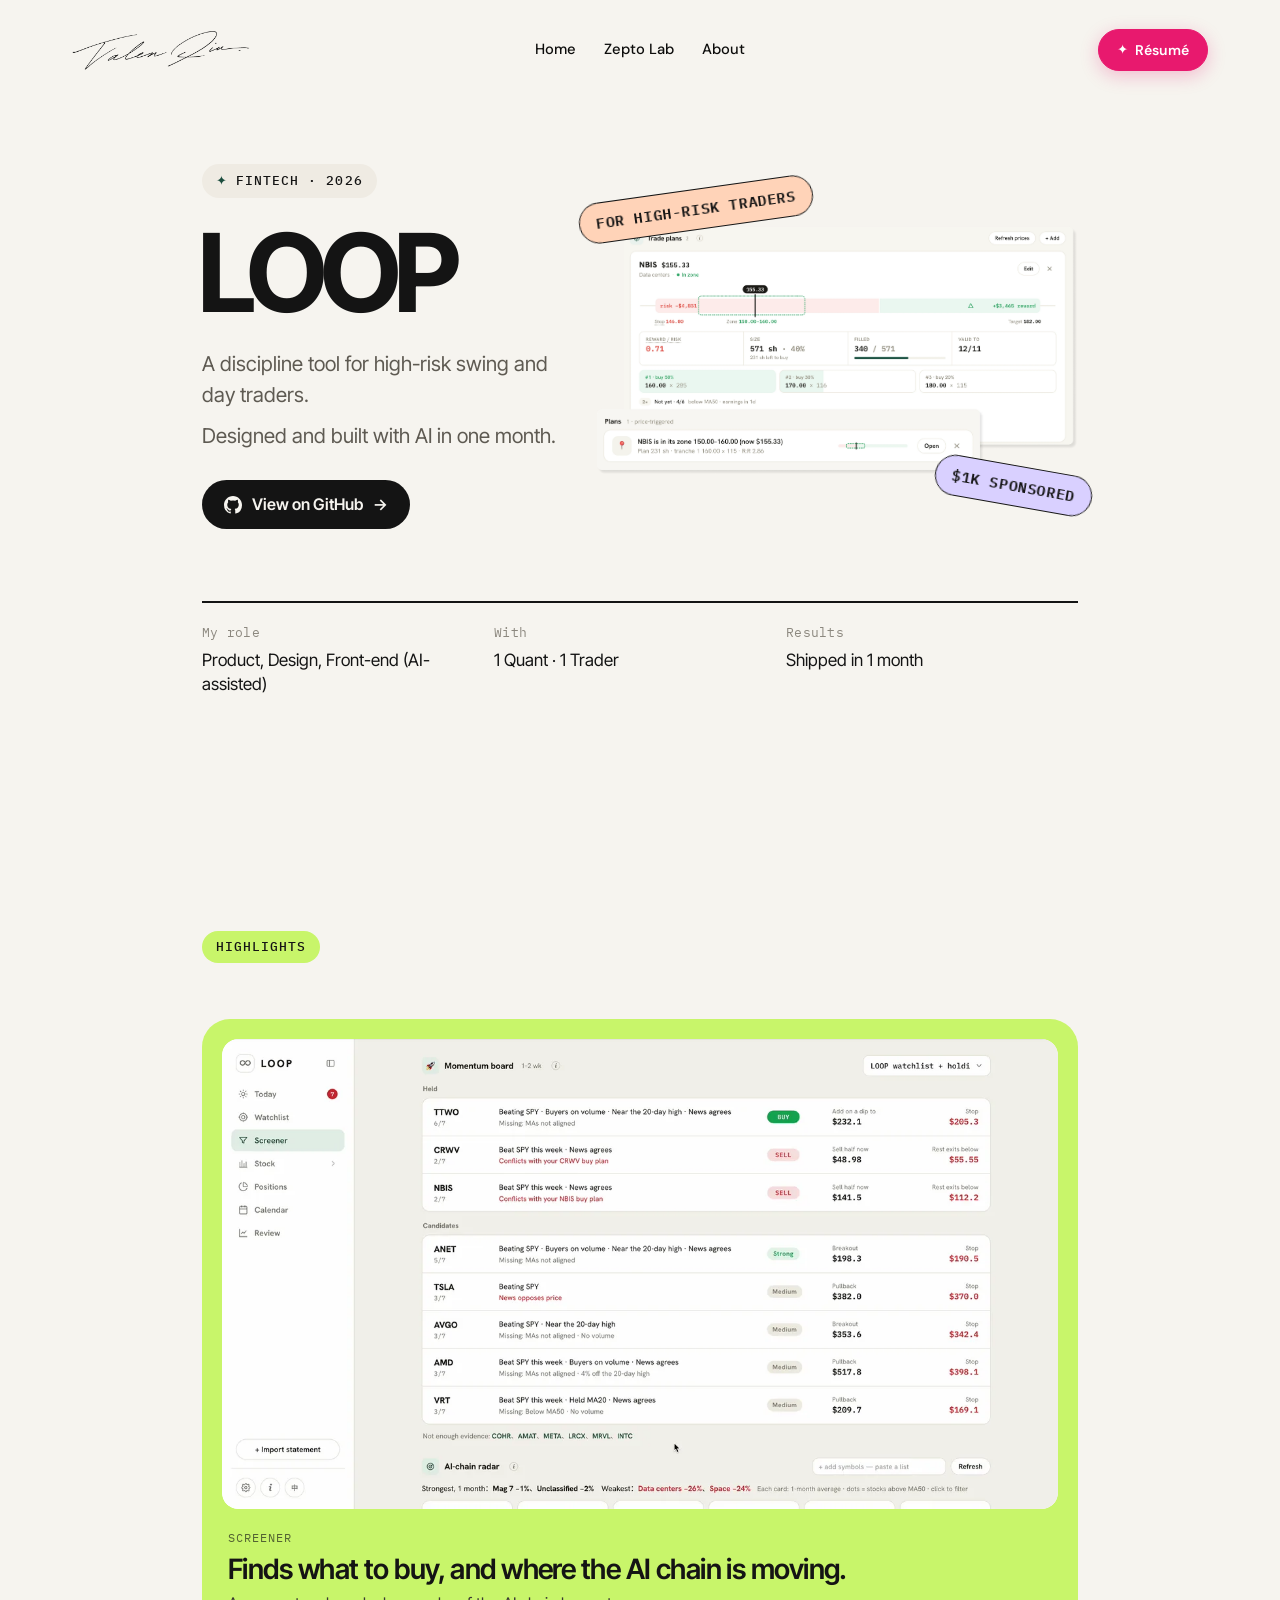
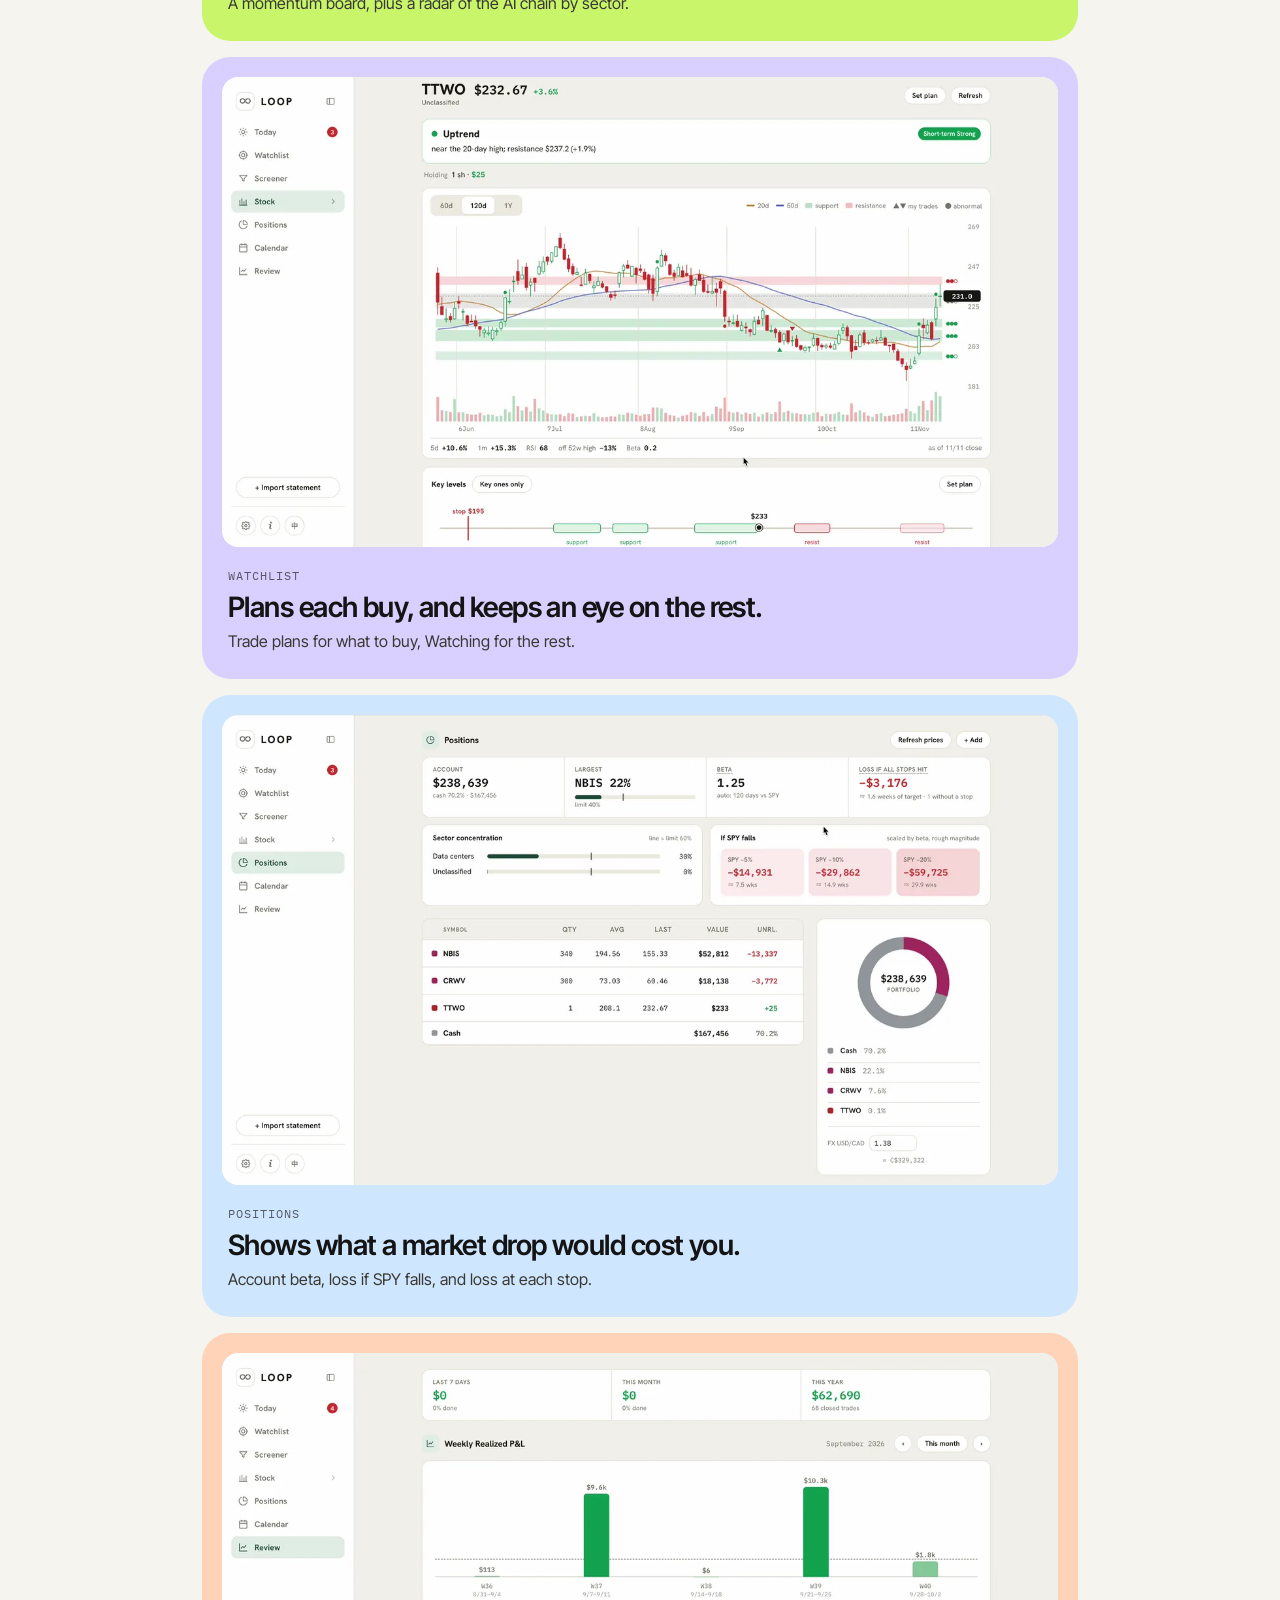
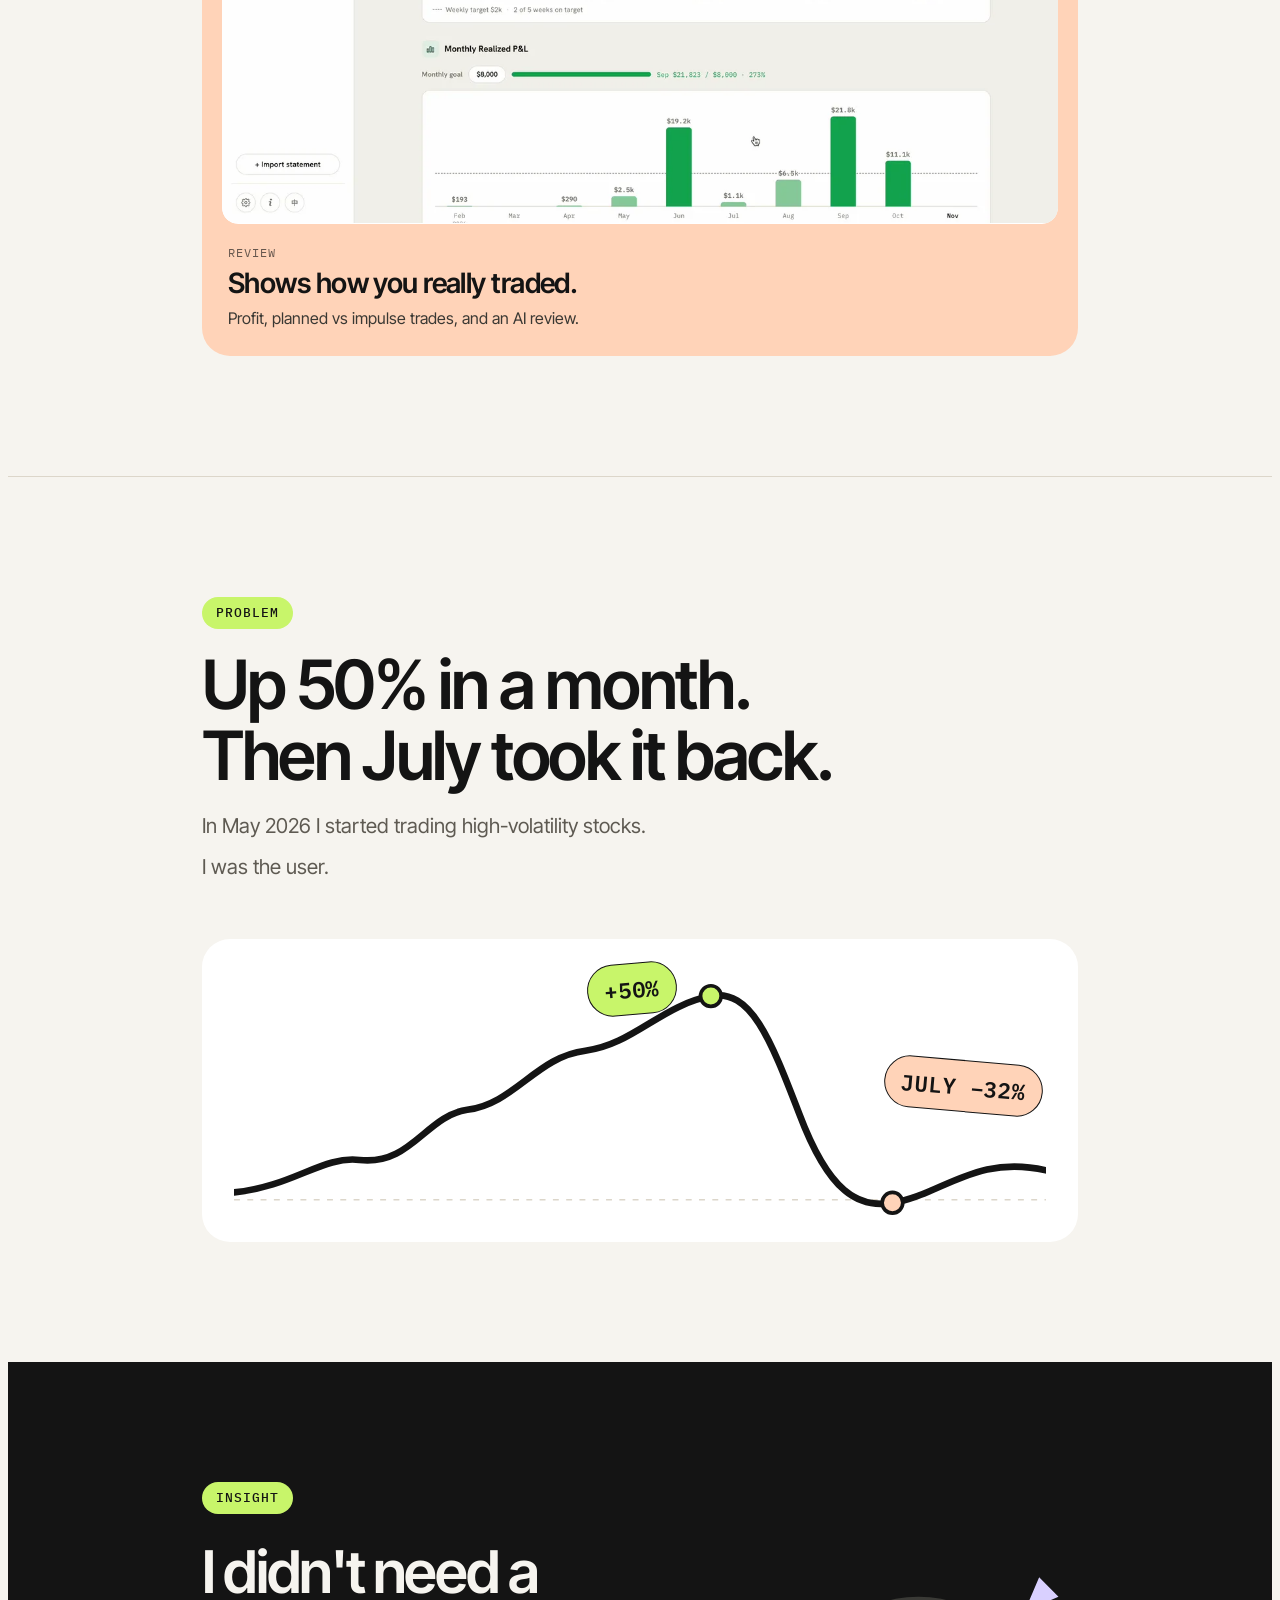
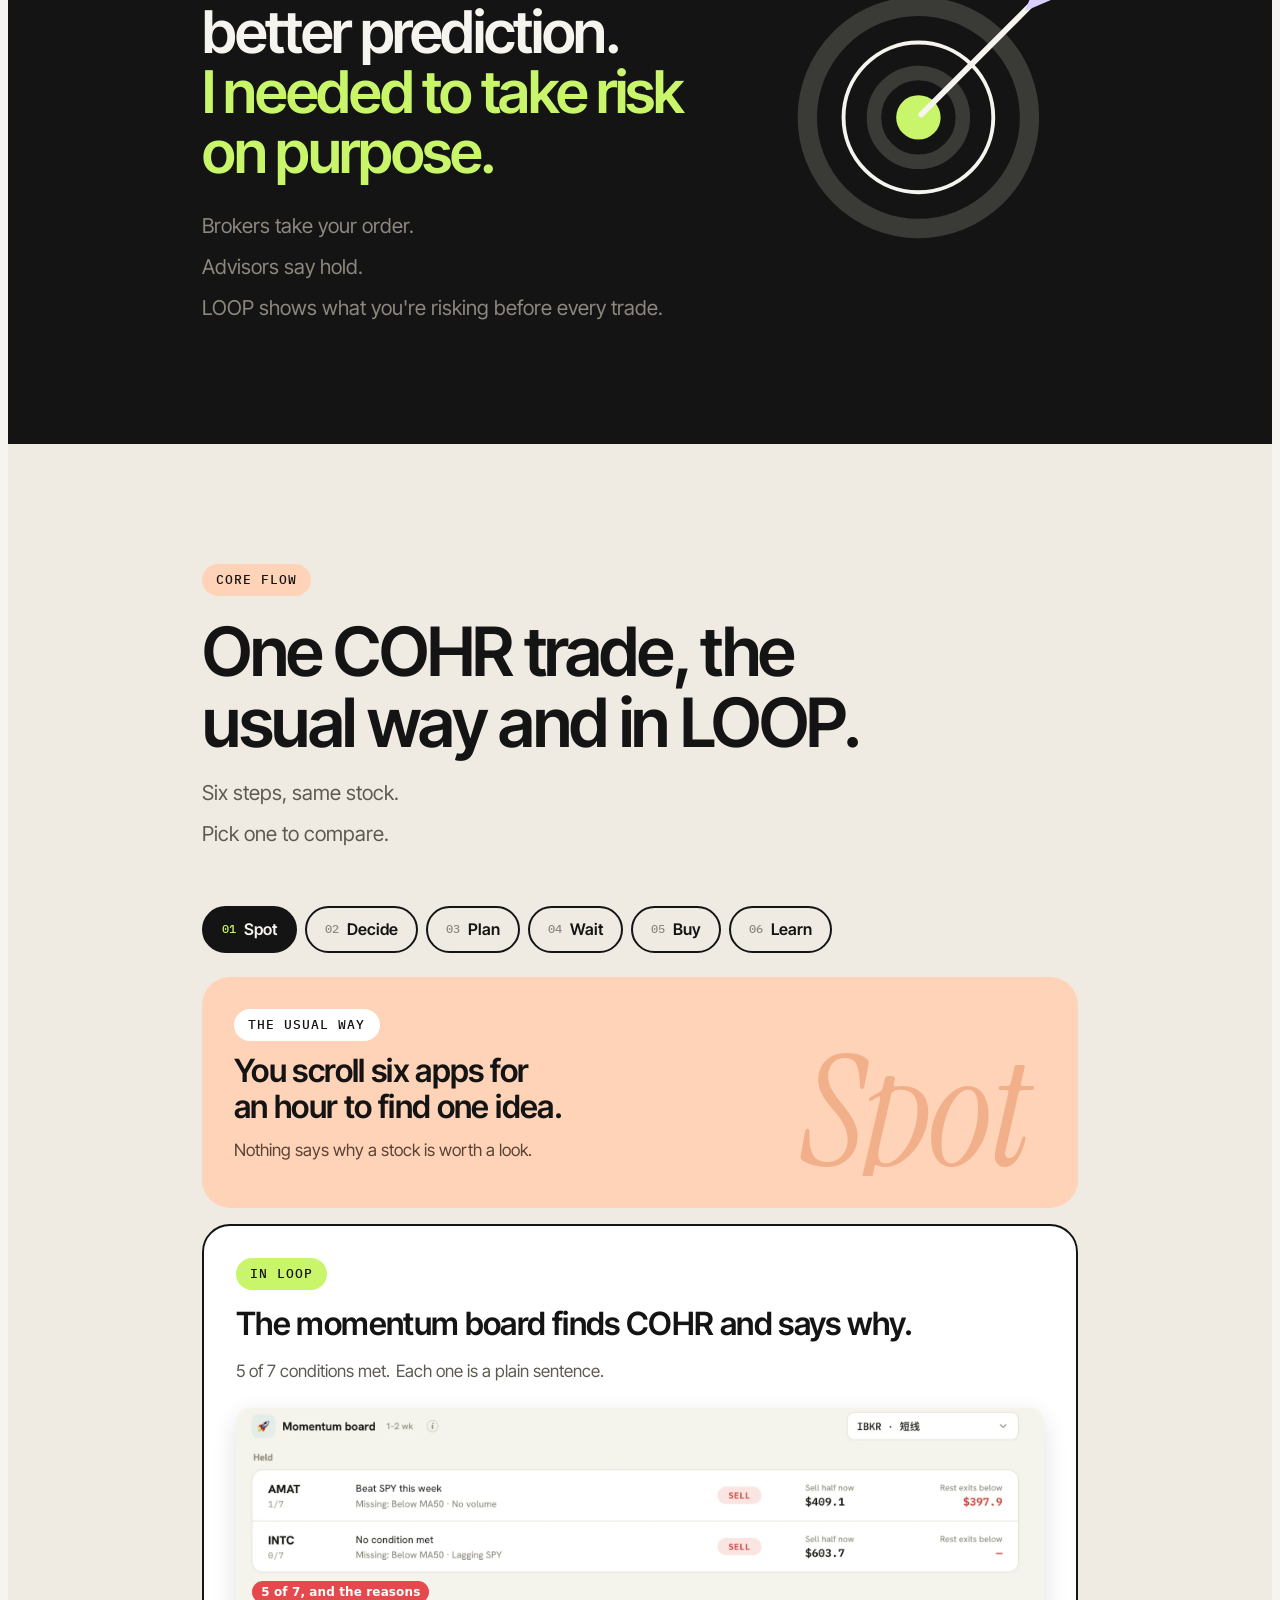
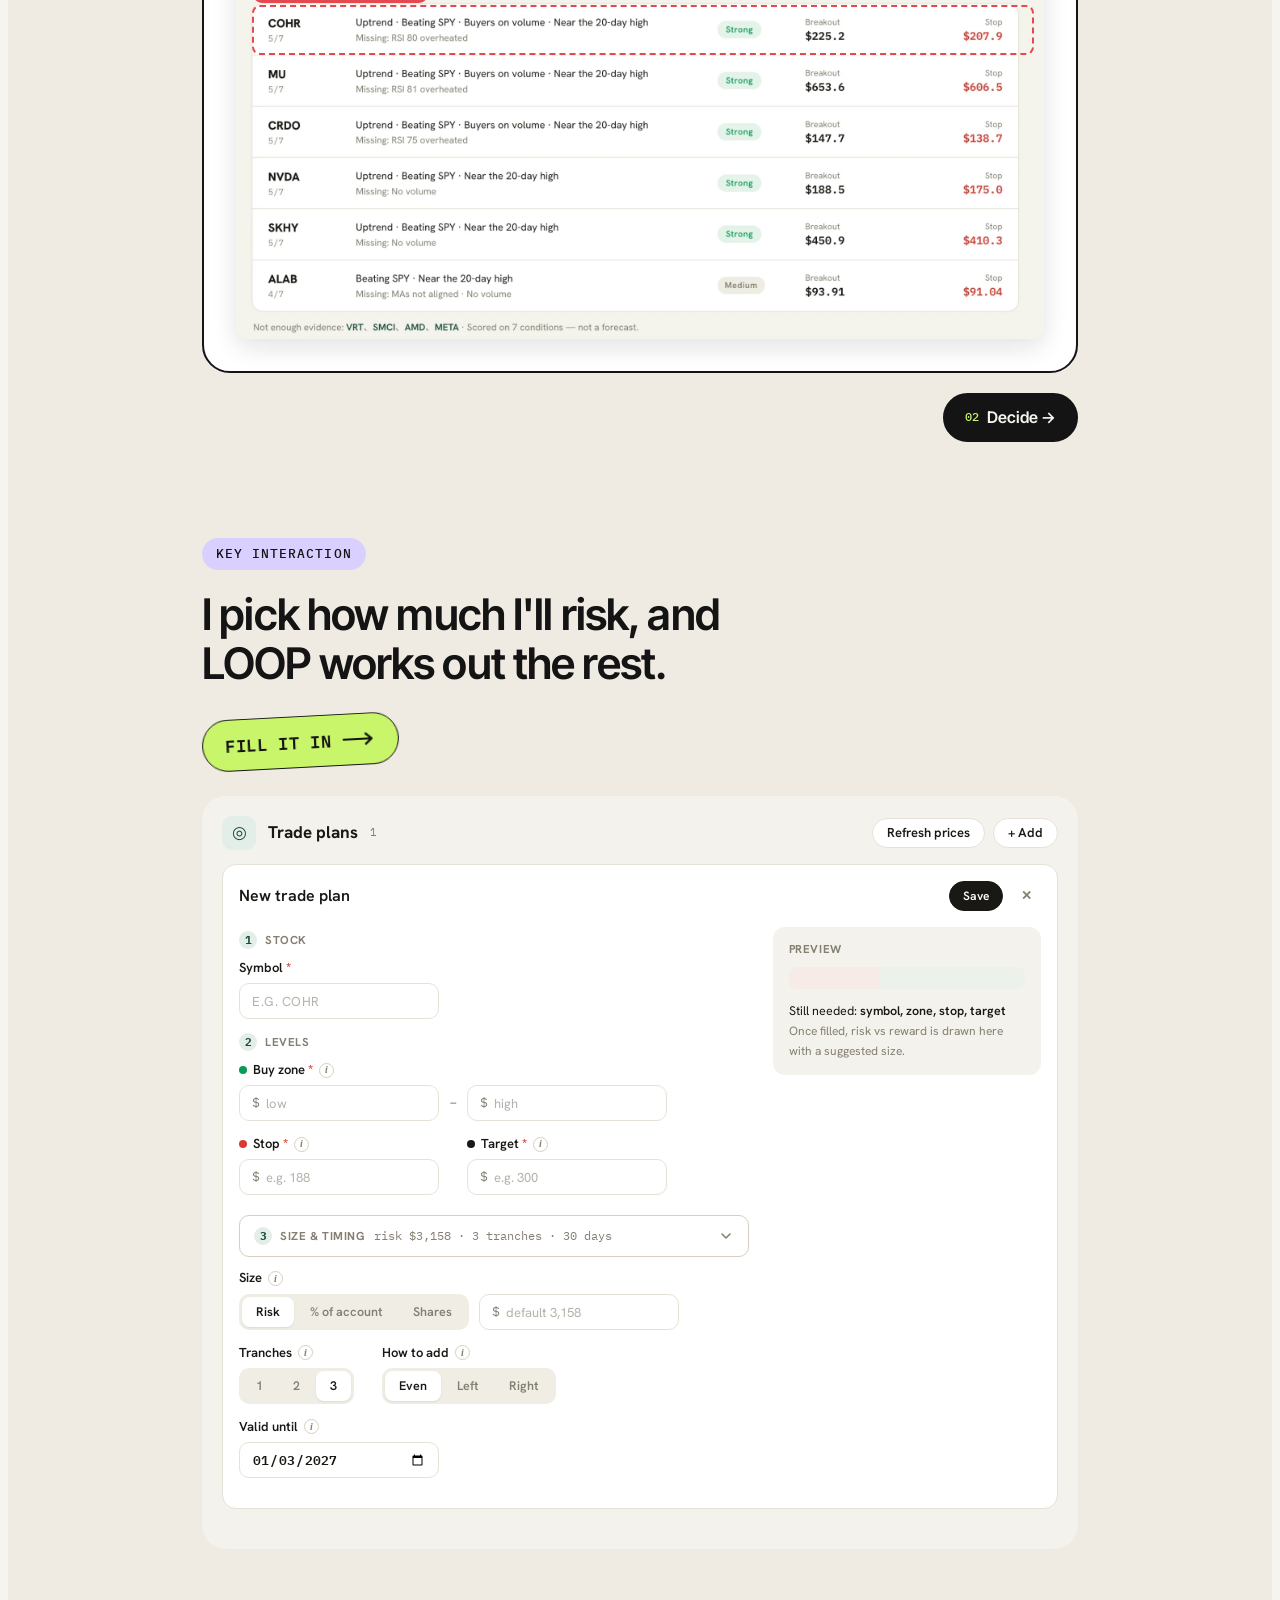
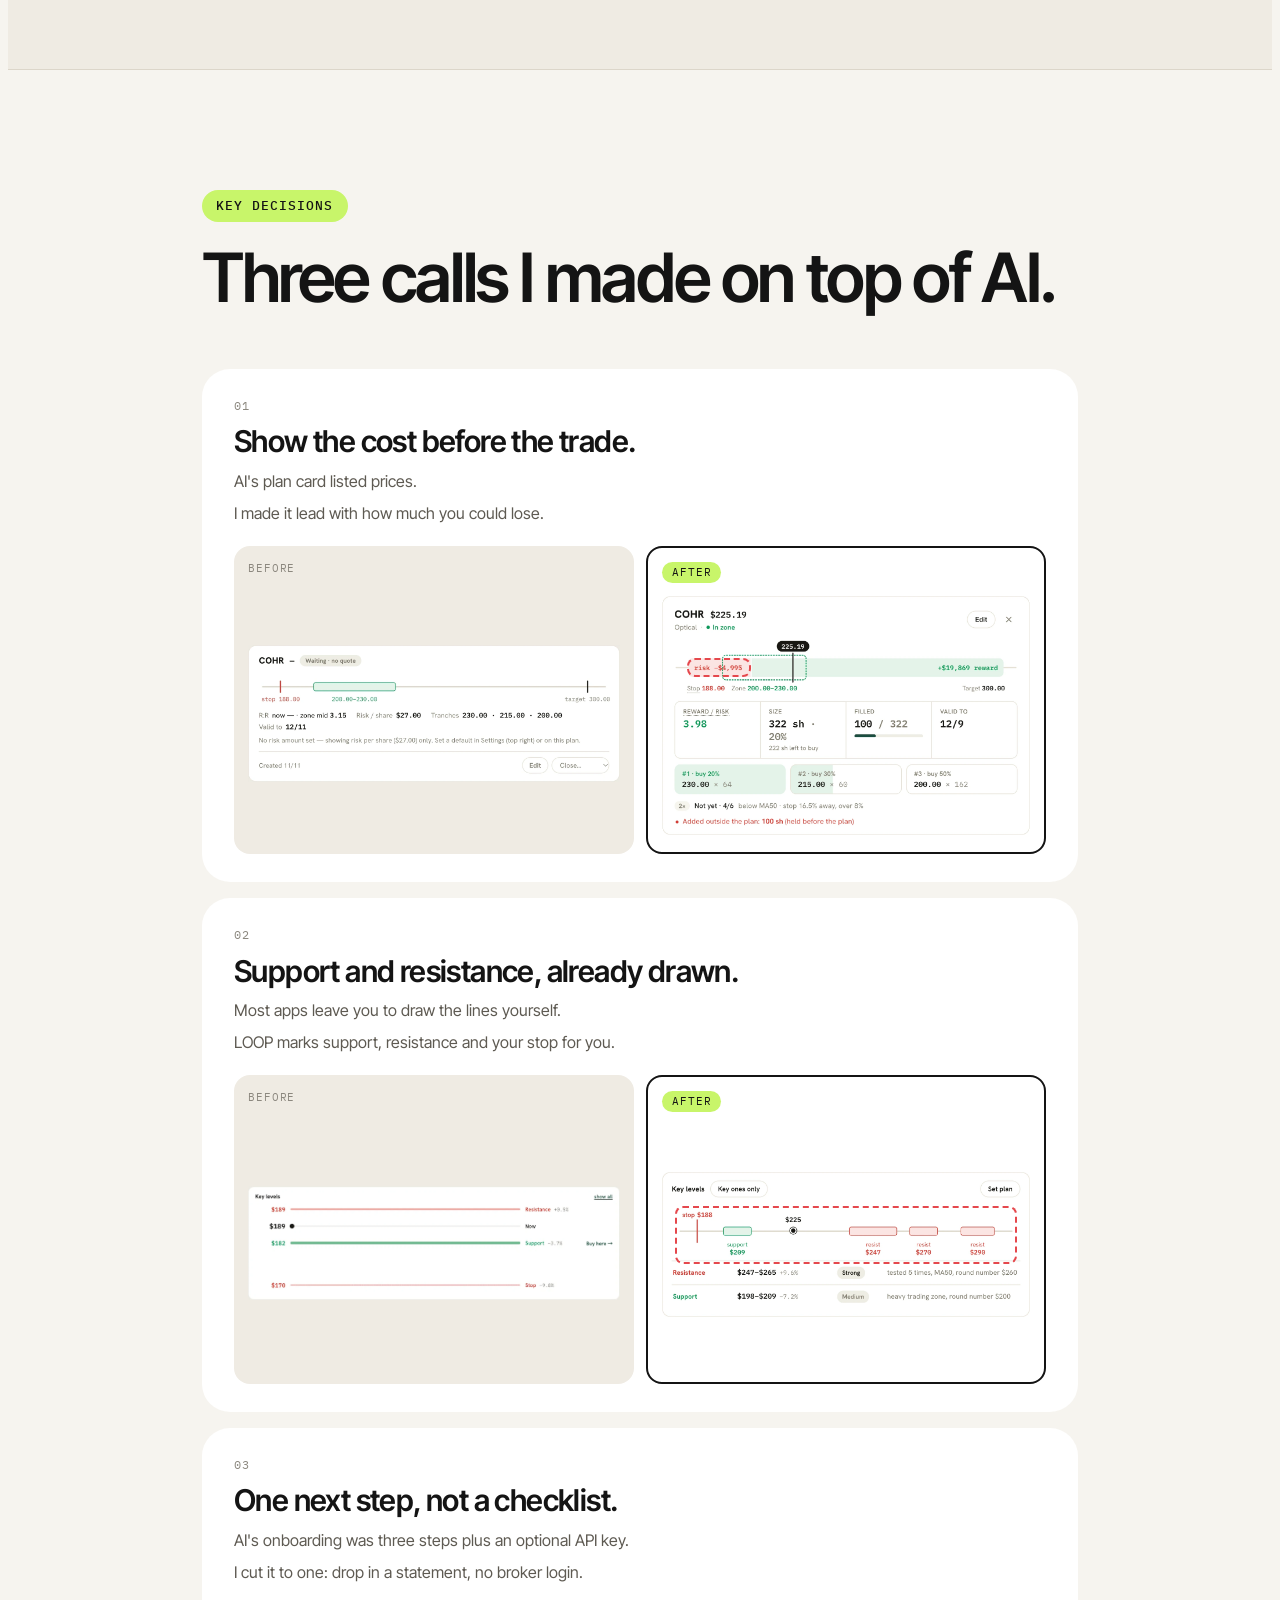
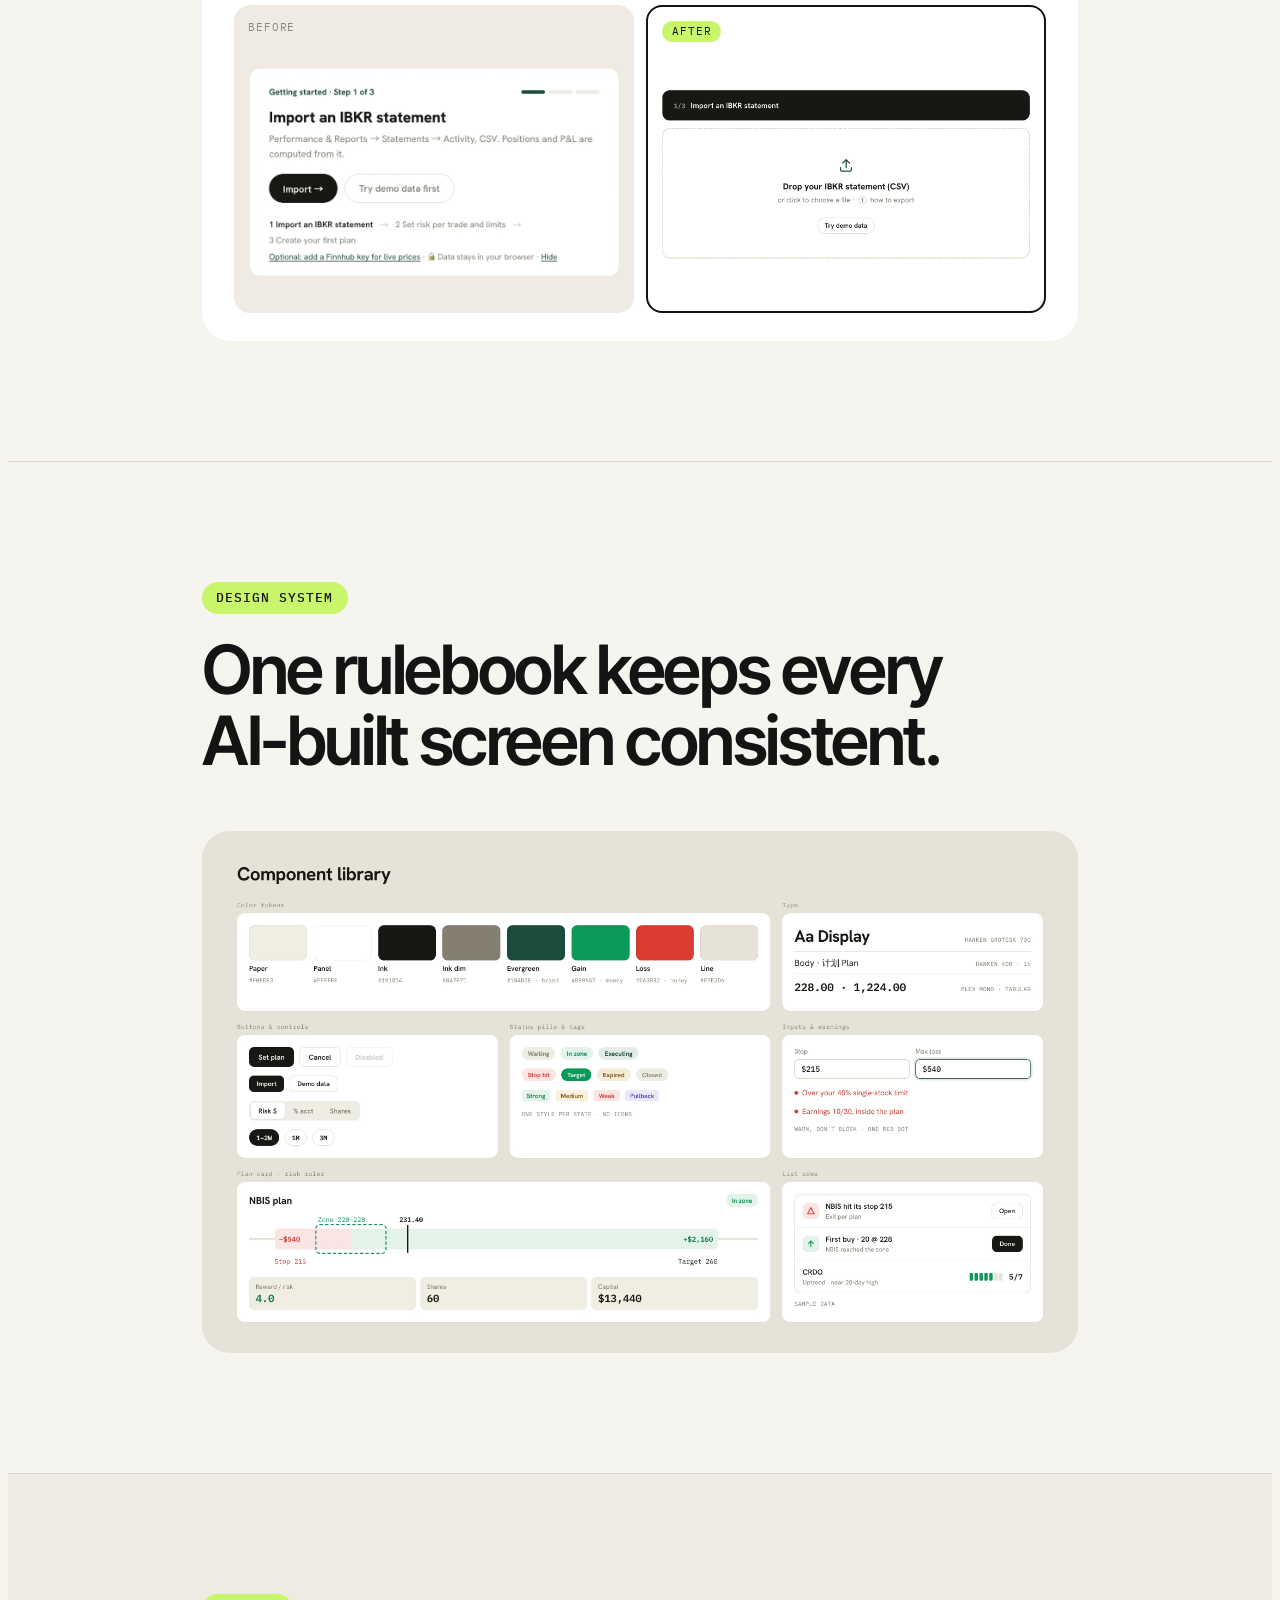
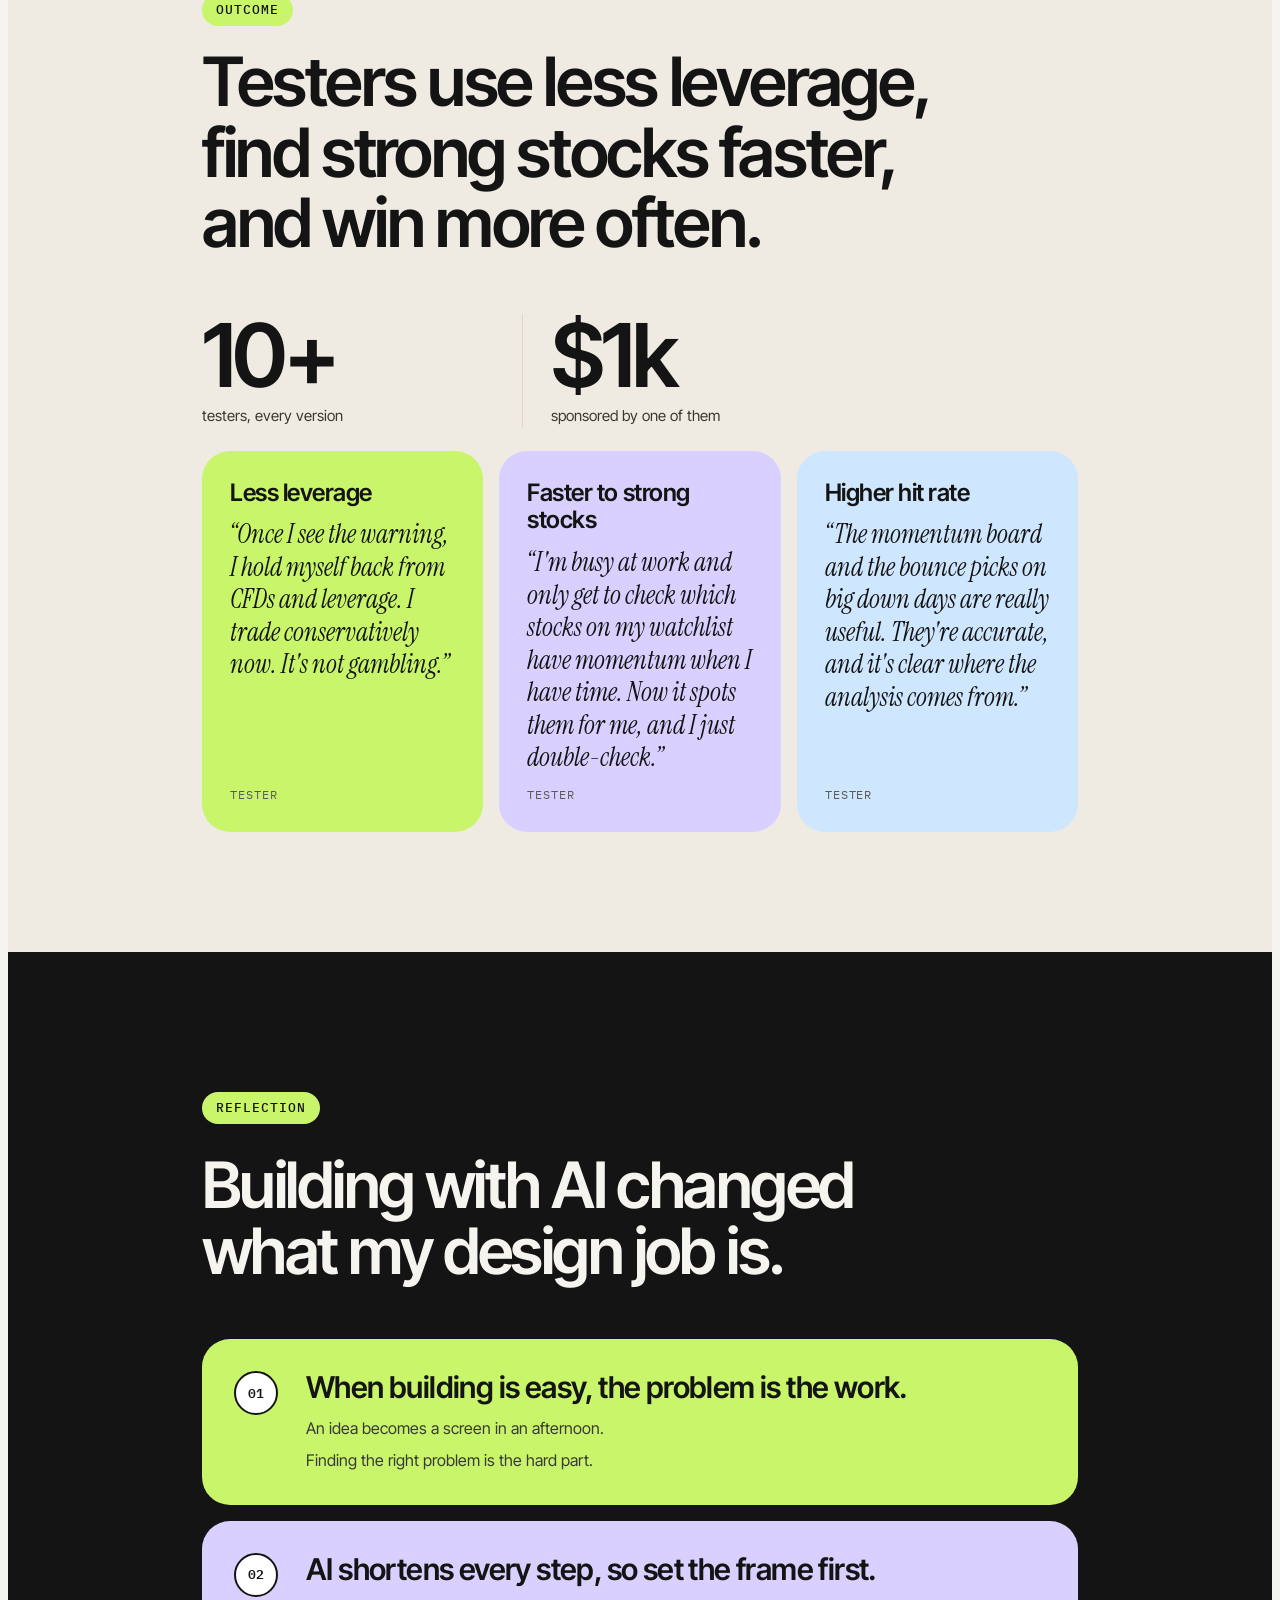
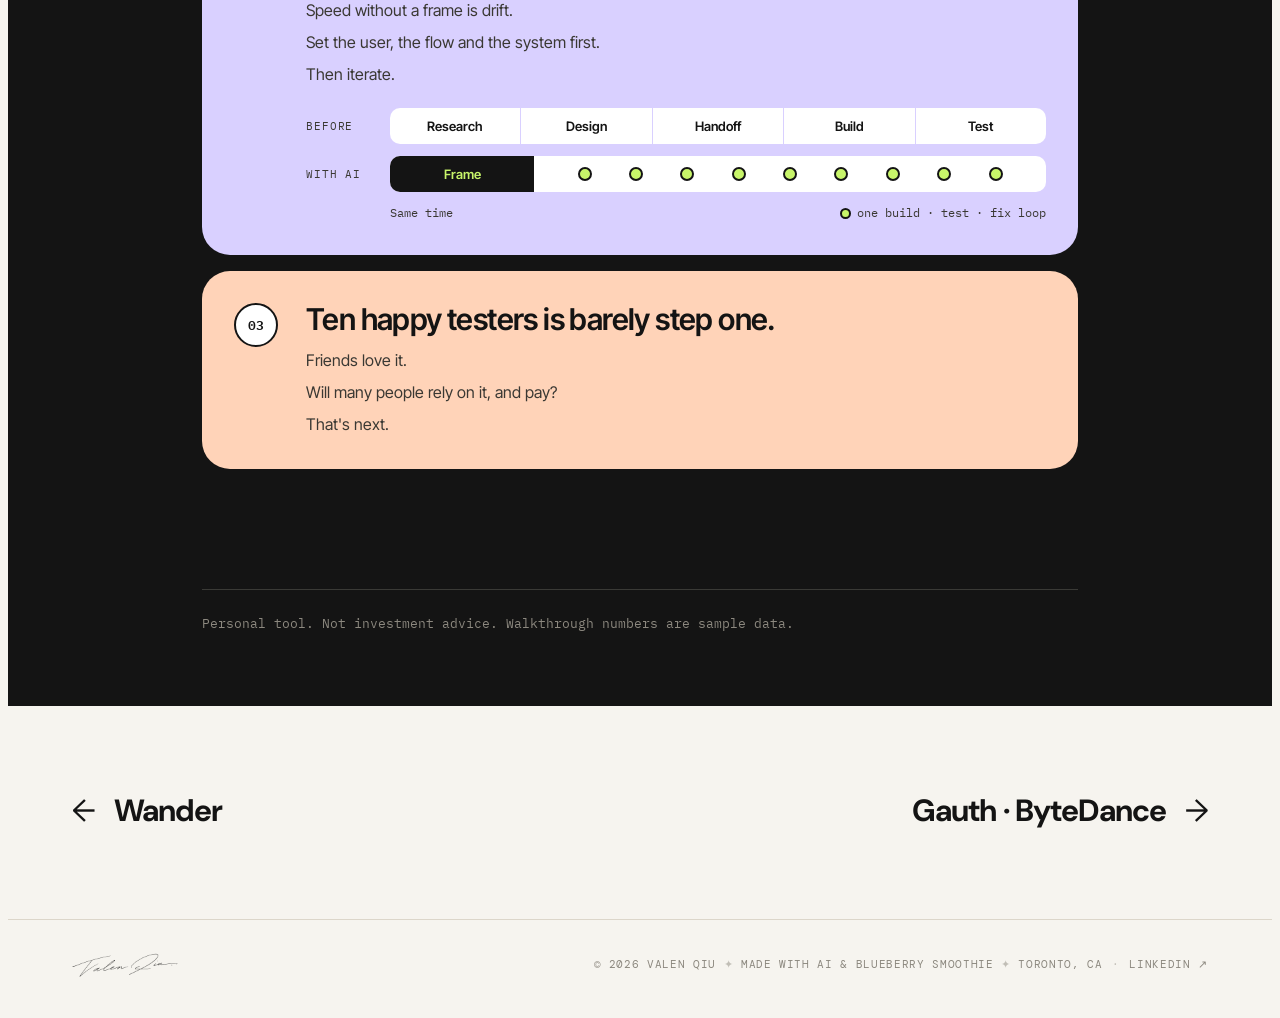
<file: loop/index.html>
<!doctype html>
<html lang="en">
<head>
<meta charset="utf-8">
<script src="../gate.js"></script>
<link rel="stylesheet" href="../pixel-cursor.css">
<meta name="viewport" content="width=device-width, initial-scale=1">
<meta name="description" content="LOOP: a discipline tool for high-risk swing and day traders. A case study by Valen Qiu.">
<link rel="icon" href="../favicon.ico" sizes="any">
<link rel="icon" type="image/png" sizes="32x32" href="../images/favicon-32.png">
<link rel="icon" type="image/png" sizes="192x192" href="../images/favicon-192.png">
<link rel="apple-touch-icon" sizes="180x180" href="../images/apple-touch-icon.png">
<title>LOOP Case Study</title>
<script src="../analytics.js"></script>
<link rel="preconnect" href="https://fonts.googleapis.com">
<link rel="preconnect" href="https://fonts.gstatic.com" crossorigin>
<link rel="stylesheet" href="https://fonts.googleapis.com/css2?family=Inter+Tight:ital,wght@0,400..800;1,400..800&family=Instrument+Serif:ital@0;1&family=IBM+Plex+Mono:wght@400;500;600&family=Caveat:wght@600&family=DM+Sans:opsz,wght@9..40,400;9..40,500;9..40,600;9..40,700;9..40,800&family=DM+Mono:wght@400&display=swap">
<style>
/* Layout: one long scroll story. Warm paper sections with ink "turn" sections, a wide 1200px column,
   stickers and hand-drawn illustrations on the story, calm product mocks on the app parts. */
:root{
  --paper:#F6F4EF; --paper-2:#EFEBE3; --card:#FFFFFF; --ink:#141414; --ink-2:#5E5A52; --ink-3:#8C887F;
  --line:#DCD6CA; --lime:#C8F56A; --lilac:#D9D0FF; --peach:#FFD3B8; --sky:#CFE6FF;
  --night:#141414; --night-2:#24231F; --night-fg:#F6F4EF; --night-line:#3A3A36;
  --gain:#0A7A45; --gain-2:#0B9A57; --gain-bg:#E4F3EA; --loss:#B32E27; --loss-2:#DA3B32; --loss-bg:#FBE4E2;
  --app:#1B4D3E;
  --f-display:'Inter Tight', 'Helvetica Neue', Arial, sans-serif;
  --f-serif:'Instrument Serif', Georgia, 'Times New Roman', serif;
  --f-mono:'IBM Plex Mono', ui-monospace, Menlo, Consolas, monospace;
  --wrap:1200px; --r:28px;
  color-scheme:light;
}
*{box-sizing:border-box}
html{scroll-behavior:smooth}
body{background:var(--paper);color:var(--ink);font-family:var(--f-display);font-size:18px;line-height:1.55;-webkit-font-smoothing:antialiased}
p,h1,h2,h3,h4,ul,ol,figure{margin:0}
ul,ol{padding:0;list-style:none}
a{color:inherit}
.num{font-family:var(--f-mono);font-variant-numeric:tabular-nums}
.wrap{max-width:var(--wrap);margin-inline:auto;padding-inline:24px}
section{padding-block:120px}
section+section{border-top:1px solid var(--line)}
.night{background:var(--night);color:var(--night-fg);border-top:0!important}
.night+section{border-top:0}
.tint{background:var(--paper-2)}

/* type */
.pill{display:inline-flex;align-items:center;gap:8px;font-family:var(--f-mono);font-size:13px;font-weight:500;letter-spacing:.08em;text-transform:uppercase;background:var(--lime);color:var(--ink);border-radius:999px;padding:6px 14px}
.pill.peach{background:var(--peach)}
.pill.lilac{background:var(--lilac)}
.pill.ghost{background:transparent;border:1.5px solid currentColor}
h2.big{font-size:clamp(30px,5.4vw,68px);font-weight:600;line-height:1.04;letter-spacing:-.035em;text-wrap:balance;max-width:20ch}
h3{font-size:clamp(24px,2.6vw,32px);font-weight:600;line-height:1.12;letter-spacing:-.02em;text-wrap:balance}
.lede{font-size:clamp(18px,1.6vw,21px);color:var(--ink-2);max-width:52ch}
.ln{display:block}.ln+.ln{margin-top:.45em}
.night .lede{color:var(--ink-3)}
.serif{font-family:var(--f-serif);font-style:italic;font-weight:400;letter-spacing:-.01em}
.head{display:flex;flex-direction:column;gap:20px;margin-bottom:56px}
.head>.pill,.close .pill{align-self:flex-start}
.note{font-family:var(--f-mono);font-size:13px;color:var(--ink-3);letter-spacing:.02em}
.hl{background:linear-gradient(transparent 58%, var(--lime) 58%, var(--lime) 92%, transparent 92%);padding-inline:2px}

/* sticker */
.sticker{display:inline-block;font-family:var(--f-mono);font-weight:600;font-size:15px;letter-spacing:.04em;text-transform:uppercase;border:1.5px solid var(--ink);border-radius:999px;padding:8px 16px;background:var(--card);color:var(--ink);transition:transform .25s cubic-bezier(.3,1.6,.5,1)}
.sticker.try{align-self:flex-start;display:inline-flex;align-items:center;gap:10px;background:var(--lime);font-size:17px;padding:12px 22px;transform:rotate(-3deg);margin-top:8px}
.sticker.try svg{width:34px;height:14px}
@media (prefers-reduced-motion:no-preference){.sticker.try svg{animation:nudge 1.4s ease-in-out infinite}@keyframes nudge{50%{transform:translateX(5px)}}}
@media (max-width:900px){.sticker.try svg{transform:rotate(90deg)}}
.sticker:hover{transform:rotate(0deg) scale(1.06)!important}

/* nav */
.brand{font-weight:700;letter-spacing:-.04em;font-size:22px;text-decoration:none;display:flex;align-items:center;gap:8px}
.brand svg{width:30px;height:20px}

/* hero */
.hero{padding-block:72px 96px}
.hero-grid{display:grid;grid-template-columns:.85fr 1.15fr;gap:40px;align-items:center}
.hero h1{font-size:clamp(72px,11vw,148px);font-weight:700;line-height:.86;letter-spacing:-.065em}
.hero .tag{font-size:clamp(48px,7vw,92px);line-height:1;margin-top:8px}
.hero .lede{margin-top:28px;color:var(--ink-2)}
.hero-art{position:relative;max-width:100%}
.hero-art svg{width:100%;height:auto;display:block}
.hero-art .sticker{position:absolute}
.s1{right:-3%;top:auto;bottom:-4%;transform:rotate(10deg);background:var(--lilac)}
.s2{left:-4%;top:-3%;transform:rotate(-8deg);background:var(--peach)}
.tldr{margin-top:72px;display:grid;grid-template-columns:repeat(3,1fr);border-top:2px solid var(--ink)}
.tldr div{padding:20px 20px 0 0;display:flex;flex-direction:column;gap:6px;min-width:0}
.tldr dt,.k{font-family:var(--f-mono);font-size:12px;letter-spacing:.08em;text-transform:uppercase;color:var(--ink-3)}
.tldr dt{text-transform:none;letter-spacing:.02em;font-size:13px}
.tldr dd{margin:0;font-size:17px;line-height:1.4}
.thirty{margin-top:56px;display:grid;grid-template-columns:repeat(3,1fr);gap:16px}
.thirty article{background:var(--card);border-radius:var(--r);padding:28px;display:flex;flex-direction:column;gap:14px;min-width:0}
.thirty article:nth-child(2){background:var(--ink);color:var(--night-fg)}
.thirty article:nth-child(2) .k{color:var(--lime)}
.thirty p{font-size:19px;line-height:1.4}
@media (max-width:900px){.hero-grid{grid-template-columns:1fr}.hero-art{max-width:520px}.tldr{grid-template-columns:repeat(2,1fr);row-gap:8px}.thirty{grid-template-columns:1fr}}

/* load motion: transform only, content stays visible */
@media (prefers-reduced-motion:no-preference){
  .rise{animation:rise .9s cubic-bezier(.2,.8,.2,1) both}
  .rise.d1{animation-delay:.08s}.rise.d2{animation-delay:.16s}.rise.d3{animation-delay:.24s}
  .pop{animation:pop .7s cubic-bezier(.3,1.6,.5,1) .5s both}
  @keyframes rise{from{transform:translateY(24px)}to{transform:none}}
  @keyframes pop{from{scale:.6}to{scale:1}}
  .spin{animation:spin 14s linear infinite;transform-box:fill-box;transform-origin:center}
  @keyframes spin{to{transform:rotate(360deg)}}
}

/* story */
.curve-card{position:relative;background:var(--card);border-radius:var(--r);padding:32px 32px 20px}
.curve-card svg{width:100%;height:auto;display:block}
.curve-card .sticker{position:absolute}
.c-up{left:44%;top:8%;transform:rotate(-5deg);background:var(--lime);font-size:clamp(14px,2vw,22px)}
.c-dn{right:4%;top:40%;transform:rotate(5deg);background:var(--peach);font-size:clamp(14px,2vw,22px)}
.two{display:grid;grid-template-columns:1fr 1fr;gap:16px;margin-top:16px}
.prob{border-radius:var(--r);padding:32px;display:grid;grid-template-columns:120px 1fr;gap:24px;align-items:center;min-width:0}
.prob svg{width:120px;height:120px}
.prob.a{background:var(--lime)}
.prob.b{background:var(--sky)}
.prob .k{color:var(--ink);opacity:.7}
@media (max-width:820px){.two{grid-template-columns:1fr}.prob{grid-template-columns:84px 1fr}.prob svg{width:84px;height:84px}}
.stairs{margin-top:96px}
.stair{display:grid;grid-template-columns:repeat(6,1fr);gap:10px;align-items:end;margin-top:36px}
.stair li{border-radius:20px;padding:16px;display:flex;flex-direction:column;justify-content:space-between;gap:12px;min-width:0;background:var(--lilac)}
.stair li span{font-family:var(--f-mono);font-size:12px;color:var(--ink-2)}
.stair li b{font-weight:600;font-size:17px;line-height:1.2}
.stair li:nth-child(1){height:110px;background:#EEEAFF}.stair li:nth-child(2){height:140px;background:#E6E0FF}
.stair li:nth-child(3){height:170px;background:#DDD5FF}.stair li:nth-child(4){height:200px;background:var(--lilac)}
.stair li:nth-child(5){height:230px;background:#BFB2F5}.stair li:nth-child(6){height:260px;background:var(--ink);color:var(--night-fg)}
.stair li:nth-child(6) span{color:var(--lime)}
.flat{margin-top:18px;display:flex;align-items:center;gap:12px;font-family:var(--f-mono);font-size:14px;color:var(--ink-2)}
.flat i{flex:1;height:0;border-top:2px dashed var(--ink-3)}
@media (max-width:820px){.stair{grid-template-columns:repeat(3,1fr)}.stair li{height:auto!important;min-height:96px}}

.turn{display:grid;grid-template-columns:1.3fr .7fr;gap:48px;align-items:center}
.turn h2{font-size:clamp(40px,6vw,80px);font-weight:600;line-height:1.02;letter-spacing:-.04em;text-wrap:balance}
.turn h2 em{font-style:normal;color:var(--lime)}
.turn p.lede{margin-top:28px}
.turn svg{width:100%;max-width:380px;height:auto;justify-self:center}
@media (max-width:820px){.turn{grid-template-columns:1fr}.turn svg{max-width:240px}}

/* build */
.grid4{display:grid;grid-template-columns:repeat(4,1fr);gap:16px}
.tool{background:var(--card);border-radius:var(--r);padding:24px;display:flex;flex-direction:column;gap:12px;min-width:0}
.tool .gap{margin-top:auto;font-size:15px;color:var(--loss);display:flex;gap:8px;align-items:baseline}
.tool .gap::before{content:"";width:8px;height:8px;border-radius:50%;background:var(--loss-2);flex:none;transform:translateY(-1px)}
.tool p{font-size:16px;color:var(--ink-2)}
.tool h4{font-size:20px;font-weight:600;letter-spacing:-.01em}
@media (max-width:900px){.grid4{grid-template-columns:repeat(2,1fr)}}
@media (max-width:520px){.grid4{grid-template-columns:1fr}}
.timeline{margin-top:72px;display:grid;grid-template-columns:repeat(4,1fr);position:relative}
.timeline::before{content:"";position:absolute;left:0;right:0;top:11px;border-top:2px solid var(--ink)}
.timeline li{position:relative;padding:40px 20px 0 0;display:flex;flex-direction:column;gap:6px;min-width:0}
.timeline li::before{content:"";position:absolute;left:0;top:2px;width:20px;height:20px;border-radius:50%;background:var(--paper);border:2.5px solid var(--ink)}
.timeline li:last-child::before{background:var(--lime);width:24px;height:24px;top:0}
.timeline .k{color:var(--ink-2)}
.timeline b{font-size:20px;font-weight:600;letter-spacing:-.01em}
.timeline p{font-size:15px;color:var(--ink-2)}
@media (max-width:820px){.timeline{grid-template-columns:1fr 1fr;row-gap:32px}.timeline::before{display:none}}
.roles{margin-top:72px;display:grid;grid-template-columns:1fr 1fr;gap:16px}
.rolebox{border-radius:var(--r);padding:32px;display:flex;flex-direction:column;gap:20px;min-width:0}
.rolebox.me{background:var(--ink);color:var(--night-fg)}
.rolebox.tt{background:var(--lime)}
.chips{display:flex;flex-wrap:wrap;gap:8px}
.chip{font-size:15px;border-radius:999px;padding:6px 14px;border:1.5px solid currentColor}
.team{margin:0;display:flex;flex-direction:column}
.team div{display:grid;grid-template-columns:96px minmax(0,1fr);gap:16px;align-items:baseline;padding-block:12px;border-top:1px solid var(--night-line)}
.team dt{font-family:var(--f-mono);font-size:12px;letter-spacing:.08em;text-transform:uppercase;color:var(--lime)}
.team dd{margin:0;font-size:18px}
.bignum{font-family:var(--f-display);font-weight:600;font-size:clamp(56px,7vw,88px);line-height:.95;letter-spacing:-.04em}
.nums{display:grid;grid-template-columns:1fr 1fr}
.nums>div{display:flex;flex-direction:column;gap:8px;min-width:0}
.nums>div+div{border-left:1.5px solid rgba(20,20,20,.25);padding-left:24px}
.nl{font-size:15px;color:#3A3833}
.rolebox .team{margin-top:auto}
.team.ask div{border-top-color:rgba(20,20,20,.25)}
.team.ask dt{color:var(--ink);opacity:.7}
@media (max-width:820px){.roles{grid-template-columns:1fr}}

/* the trade */
.steps{display:flex;gap:8px;flex-wrap:wrap;margin-bottom:24px}
.steps button{font:inherit;font-size:16px;font-weight:600;border:2px solid var(--ink);background:transparent;color:var(--ink);border-radius:999px;padding:9px 18px;cursor:var(--cur-hand);display:flex;align-items:center;gap:8px}
.steps button span{font-family:var(--f-mono);font-size:12px;font-weight:500;color:var(--ink-3)}
.steps button[aria-selected="true"]{background:var(--ink);color:var(--night-fg)}
.steps button[aria-selected="true"] span{color:var(--lime)}
.steps button:focus-visible{outline:3px solid var(--lilac);outline-offset:2px}
.stepnav{display:flex;align-items:center;justify-content:space-between;gap:12px;margin-top:20px}
.stepnav .snc{font-family:var(--f-mono);font-size:12px;letter-spacing:.08em;color:var(--ink-3)}
.stepnav .sn{font:inherit;font-size:16px;font-weight:600;border:2px solid var(--ink);background:transparent;color:var(--ink);border-radius:999px;padding:10px 20px;cursor:var(--cur-hand);display:inline-flex;align-items:center;gap:8px;transition:background .2s,color .2s}
.stepnav .sn span{font-family:var(--f-mono);font-size:12px;font-weight:500;color:var(--ink-3)}
.stepnav .sn:hover{background:var(--ink);color:var(--night-fg)}
.stepnav .sn:hover span{color:var(--lime)}
.stepnav .sn.nxt{background:var(--ink);color:var(--night-fg)}
.stepnav .sn.nxt span{color:var(--lime)}
.stepnav .sn.nxt:hover{background:#2a2a2a}
.stepnav .sn[hidden]{visibility:hidden;display:inline-flex}
@media (max-width:600px){.vs{grid-template-columns:1fr}.vs .m{min-height:0}.stepnav .sn{font-size:14px;padding:9px 14px}.stepnav .snc{display:none}}
.pair{display:grid;grid-template-columns:1fr;gap:16px}
.side.old{display:grid;grid-template-columns:minmax(0,1fr) auto;column-gap:32px;row-gap:12px;align-items:start}
.side.old>*{grid-column:1}
.side.old .who{grid-column:1 / -1}
.side.old .bigstep{grid-column:2;grid-row:2 / span 3;align-self:end;margin-top:0}
.side .body .ln{display:inline}
.side .body .ln+.ln{margin-left:.35em}
.side.new .slot{margin-top:8px}
@media (max-width:820px){.side.old{display:flex}.bigstep{display:none}}
.bigstep{margin-top:auto;font-family:var(--f-serif);font-style:italic;font-size:min(clamp(96px,12vw,180px),40cqi);line-height:.8;color:#F2B08A;letter-spacing:-.02em;max-width:100%;overflow:hidden;padding-right:.12em}
.side{border-radius:var(--r);padding:32px;display:flex;flex-direction:column;gap:16px;min-width:0}
.side.old{background:var(--peach);container-type:inline-size}
.side.new{background:var(--card);border:2px solid var(--ink)}
.side .who{display:flex;justify-content:space-between;align-items:center;gap:8px}
.side p.body{font-size:17px;color:var(--ink-2)}
.side.old p.body{color:#5A4334}
.slot{margin-top:auto;border:2px dashed var(--line);border-radius:18px;aspect-ratio:16/10;max-width:100%;display:flex;flex-direction:column;align-items:center;justify-content:center;gap:8px;color:var(--ink-3);text-align:center;padding:16px}
.slot svg{width:36px;height:36px}
.slot.has-img{border:0;padding:0;aspect-ratio:auto;border-radius:14px;overflow:hidden;box-shadow:0 8px 24px rgba(20,20,20,.12)}
.slot.has-img{position:relative}
.slot.has-img img{display:block;width:100%;height:auto}
.slot .an{position:absolute;border:2px dashed #E5484D;border-radius:8px;pointer-events:none}
.slot .an b{position:absolute;left:-2px;bottom:calc(100% + 4px);background:#E5484D;color:#fff;font:600 12px/1 var(--f-body,system-ui);letter-spacing:.01em;padding:5px 9px;border-radius:999px;white-space:nowrap}
.slot .an b.r{left:auto;right:-2px}
@media (max-width:600px){.slot .an b{font-size:10px;padding:4px 7px}}
.slot.old{border-color:#E9B796;color:#8C5E43}
@media (max-width:820px){.pair{grid-template-columns:1fr}}

/* plan card demo (app styling, no motion) */
.planwrap{margin-top:96px;display:grid;grid-template-columns:1fr;gap:28px;align-items:start}
.planwrap .lpf{width:100%}
.app{background:var(--card);border-radius:22px;border:1px solid #ECE7DC;box-shadow:0 12px 32px rgba(25,24,20,.06);padding:28px;display:flex;flex-direction:column;gap:22px;min-width:0}
.app-top{display:flex;justify-content:space-between;align-items:baseline;gap:12px;flex-wrap:wrap}
.app-top b{font-size:24px;font-weight:700;letter-spacing:-.01em}
.tagp{font-size:13px;background:#EFEDE4;color:var(--ink-2);border-radius:999px;padding:3px 10px}
.field{display:flex;flex-direction:column;gap:10px}
.field label{display:flex;justify-content:space-between;font-size:15px;color:var(--ink-2)}
.field label output{font-family:var(--f-mono);font-weight:600;color:var(--ink);font-size:18px}
input[type=range]{width:100%;accent-color:var(--app);height:28px}
input[type=range]:focus-visible{outline:3px solid var(--lilac);outline-offset:4px;border-radius:8px}
.ruler{position:relative;height:138px;overflow:hidden}   /* two label rows on top: zone, then the current price */
.ruler .axis{position:absolute;left:0;right:0;top:70px;height:2px;background:#D6CFBF}
.ruler .band{position:absolute;top:50px;height:42px;display:flex;align-items:center;font-family:var(--f-mono);font-size:14px;font-weight:600;padding-inline:8px;white-space:nowrap}
/* the amount sits on a chip of the band colour, above the zone's dashed outline */
.ruler .band b{position:relative;z-index:5;background:inherit;padding:0 4px;border-radius:4px;font-weight:inherit}
.ruler .risk{background:var(--loss-bg);color:var(--loss);border-radius:8px 0 0 8px}
.ruler .rew{background:var(--gain-bg);color:var(--gain);border-radius:0 8px 8px 0;justify-content:flex-end}
.ruler .zone{position:absolute;top:40px;z-index:3;height:62px;border:2.5px dashed var(--gain-2);border-radius:8px}
.ruler .now{position:absolute;top:44px;z-index:4;width:3px;height:56px;background:var(--ink)}
@media (max-width:560px){.ruler .band{font-size:11px;padding-inline:4px}}
.ruler .lab{position:absolute;top:108px;font-family:var(--f-mono);font-size:13px;white-space:nowrap}
.ruler .nowlab{position:absolute;top:21px;font-family:var(--f-mono);font-size:13px;font-weight:600;transform:translateX(-50%)}
.kpis{display:grid;grid-template-columns:repeat(3,1fr);gap:10px}
.kpis div{background:var(--paper);border-radius:12px;padding:12px 14px;display:flex;flex-direction:column;gap:2px;min-width:0}
.kpis span{font-size:13px;color:var(--ink-2)}
.kpis b{font-family:var(--f-mono);font-variant-numeric:tabular-nums;font-size:22px;font-weight:600}
.buys{display:flex;gap:8px;flex-wrap:wrap}
.buys span{font-family:var(--f-mono);font-variant-numeric:tabular-nums;font-size:14px;border:1px solid #D6CFBF;border-radius:8px;padding:6px 10px}
.warn{display:flex;gap:8px;align-items:baseline;font-size:15px;color:var(--loss)}
.warn::before{content:"";width:8px;height:8px;border-radius:50%;background:var(--loss-2);flex:none;transform:translateY(-1px)}
.calm{font-size:15px;color:var(--gain)}
@media (max-width:900px){.planwrap{grid-template-columns:1fr}}

/* messy */
.messy{display:flex;flex-direction:column;gap:12px;counter-reset:case}
.case{counter-increment:case;background:var(--card);border-radius:var(--r);padding:28px 32px;display:grid;grid-template-columns:28px minmax(0,1fr) minmax(0,1fr);grid-template-areas:"n q v" ". h v";column-gap:20px;row-gap:10px;align-items:start;min-width:0}
.case::before{content:"0" counter(case);grid-area:n;font-family:var(--f-mono);font-size:13px;color:var(--ink-3);letter-spacing:.04em;align-self:end;line-height:1.6}
.case .q{grid-area:q;align-self:end}
.case h4{grid-area:h;font-size:clamp(20px,2vw,26px);font-weight:600;letter-spacing:-.015em;line-height:1.2;text-wrap:balance}
.case p{font-size:16px;color:var(--ink-2)}
.case .viz{grid-area:v;align-self:center;background:var(--paper);border-radius:16px;padding:18px 20px;min-height:96px;display:flex;flex-direction:column;justify-content:center;gap:10px}
@media (max-width:820px){.case{grid-template-columns:28px minmax(0,1fr);grid-template-areas:"n q" ". h" "v v";column-gap:12px}.case .viz{margin-top:8px}}
.case .q{font-family:var(--f-mono);font-size:12px;letter-spacing:.08em;text-transform:uppercase;color:var(--ink-3)}
.tr{display:grid;grid-template-columns:repeat(3,1fr);gap:6px}
.tr i{height:30px;border-radius:6px;background:#EFEDE4;position:relative;overflow:hidden}
.tr i.full{background:var(--app)}
.tr i.half::before{content:"";position:absolute;inset:0 50% 0 0;background:var(--app)}
.mini{font-family:var(--f-mono);font-size:13px;color:var(--ink-2);display:flex;justify-content:space-between;gap:8px}
.track{position:relative;height:14px;border-radius:999px;background:#E3EEE8}
.track b{position:absolute;top:-5px;width:24px;height:24px;border-radius:50%;background:var(--loss-2)}
.bar{position:relative;height:14px;border-radius:999px;background:#EFEDE4}
.bar b{position:absolute;left:0;top:0;bottom:0;border-radius:999px;background:var(--loss-2)}
.bar u{position:absolute;top:-6px;width:3px;height:26px;background:var(--ink)}
.zonebar{position:relative;height:40px}
.zonebar .z{position:absolute;left:18%;width:38%;top:4px;bottom:4px;border:2px dashed var(--gain-2);border-radius:6px}
.zonebar svg{position:absolute;top:10px;width:20px;height:18px}
.today{display:flex;gap:12px;align-items:center;background:var(--card);border-radius:12px;padding:10px 12px}
.today i{width:32px;height:32px;border-radius:10px;background:var(--loss-bg);display:grid;place-items:center;flex:none}
.today b{font-size:15px;font-weight:600;display:block}
.today span{font-size:13px;color:var(--ink-2)}

.loopmap{margin-top:96px;display:grid;grid-template-columns:.9fr 1.1fr;gap:48px;align-items:center}
.loopmap svg{width:100%;max-width:520px;height:auto;justify-self:center}
.loopmap svg text{font-family:var(--f-display);font-weight:600;font-size:20px;fill:var(--ink)}
@media (max-width:820px){.loopmap{grid-template-columns:1fr}}

/* before / after */
.ba{display:flex;flex-direction:column;gap:96px}
.ba-row{display:grid;grid-template-columns:1fr 1fr;gap:16px;align-items:stretch}
.ba-row .why{grid-column:1/-1;display:flex;flex-direction:column;gap:10px;margin-bottom:8px}
.cap{font-size:16px;line-height:1.4;color:var(--ink-2)}
.ba-box.a .cap{color:var(--ink);font-weight:500}
.ba-row .why .k{grid-column:1/-1}
.ba-row .why h3{font-size:clamp(26px,3vw,38px)}
.ba-row .why p{font-size:17px;color:var(--ink-2)}
.ba-box{border-radius:22px;padding:24px;display:flex;flex-direction:column;gap:16px;min-width:0;min-height:300px}
.ba-box.b{background:var(--paper);border:1.5px solid var(--line)}
.ba-box.a{background:var(--card);border:2px solid var(--ink)}
.ba-box .k{display:flex;justify-content:space-between}
.ba-box.a .k{color:var(--ink)}
.ba-box .stage{flex:1;display:flex;flex-direction:column;justify-content:center;gap:10px;padding-inline:8%}
.ba-box.a .stage{padding-inline:0}
@media (max-width:760px){.ba-row{grid-template-columns:1fr;gap:12px}.ba-box{min-height:0;padding:20px}.ba-box .stage{padding-inline:0;min-height:120px}.imgslot{min-height:180px}.cap{font-size:15px}}
.imgslot{flex:1;min-height:200px;border:2px dashed var(--line);border-radius:14px;display:grid;place-items:center;font-family:var(--f-mono);font-size:13px;letter-spacing:.06em;text-transform:uppercase;color:var(--ink-3)}
.mark{position:relative}
.ring{position:absolute;border:2.5px solid #DA3B32;border-radius:50%;transform:rotate(-2deg);pointer-events:none}
.hand{font-family:'Caveat','Comic Sans MS',cursive;font-weight:600;font-size:24px;line-height:1.1;color:#DA3B32;margin-top:16px;transform:rotate(-1.5deg)}
@media (max-width:760px){.hand{font-size:16px;margin-top:10px}.ring.go{display:none}}
/* mini UI bits for before/after */
.tick{position:relative;height:30px}
.tick::before{content:"";position:absolute;left:0;right:0;top:14px;height:2px;background:#C9C2B2}
.tick i{position:absolute;top:6px;width:2px;height:18px;background:var(--ink-2)}
.bands{display:flex;height:34px;border-radius:8px;overflow:hidden;font-family:var(--f-mono);font-size:13px;font-weight:600}
.bands span{display:flex;align-items:center;padding-inline:8px}
.tbl{width:100%;border-collapse:collapse;font-size:13px;font-variant-numeric:tabular-nums}
.tbl th{font-family:var(--f-mono);font-weight:500;color:var(--ink-3);text-align:left;padding:4px 6px;border-bottom:1px solid var(--line)}
.tbl td{padding:6px;border-bottom:1px solid var(--line)}
.sent{font-size:15px;line-height:1.35}
.sent b{font-weight:600}
.box3{border-radius:8px;padding:8px 10px;font-size:13px;display:flex;gap:8px;align-items:center}
.dotline{font-size:15px;color:var(--loss);display:flex;gap:8px;align-items:baseline}
.dotline::before{content:"";width:8px;height:8px;border-radius:50%;background:var(--loss-2);flex:none;transform:translateY(-1px)}
.check{display:flex;flex-direction:column;gap:6px;font-size:14px}
.check>span:not(.ring){display:flex;align-items:center;justify-content:space-between;gap:8px;border:1px solid var(--line);border-radius:8px;padding:6px 10px;background:var(--card)}
.check>span em{font-style:normal;font-size:12px;border-radius:6px;padding:2px 8px;background:var(--app);color:#fff}
.drop{border:2px dashed var(--app);border-radius:12px;padding:16px;text-align:center;font-size:14px;color:var(--app);display:flex;flex-direction:column;gap:4px}
.drop small{color:var(--ink-3);font-size:12px}
.hbars{display:flex;flex-direction:column;gap:5px}
.hbars i{height:12px;border-radius:4px;display:block}
.cols{position:relative;height:96px;display:flex;align-items:flex-end;gap:8px;padding-inline:4px}
.cols::before{content:"";position:absolute;left:0;right:0;bottom:56px;height:16px;background:var(--gain-bg)}
.cols i{position:relative;flex:1;border-radius:4px 4px 0 0;display:block}

/* system + results */
.spec{background:var(--card);border-radius:var(--r);padding:8px 32px}
.sr{display:grid;grid-template-columns:120px minmax(0,1fr) auto;gap:24px;align-items:center;min-height:84px;border-top:1px solid var(--line)}
.sr:first-child{border-top:0}
.sr b{font-size:clamp(18px,1.8vw,22px);font-weight:600;letter-spacing:-.01em}
.sv{display:flex;gap:8px;align-items:center;justify-content:flex-end}
.swc{display:flex;align-items:center;gap:8px;font-family:var(--f-mono);font-size:13px;color:var(--ink-2)}
.swc i{width:28px;height:28px;border-radius:8px;border:1px solid rgba(0,0,0,.1)}
.swc+.swc{margin-left:8px}
.mchip{font-family:var(--f-mono);font-weight:600;font-size:14px;border-radius:8px;padding:6px 10px}
.btn{font-size:14px;font-weight:600;border-radius:999px;padding:7px 16px}
.btn.p{background:#1B4D3E;color:#fff}.btn.g{border:1.5px solid #D6CFBF;color:var(--ink)}
@media (max-width:640px){.spec{padding:4px 20px}.sr{grid-template-columns:1fr;gap:8px;padding-block:16px}.sv{justify-content:flex-start}.sv.num{align-items:flex-start!important}}
.sys{display:grid;grid-template-columns:repeat(5,1fr);gap:12px}
.rule{border-radius:22px;padding:22px;display:flex;flex-direction:column;gap:14px;background:var(--card);min-width:0}
.rule p{font-size:15px;color:var(--ink-2)}
.rule b{font-size:18px;font-weight:600;line-height:1.2}
.sw{display:flex;gap:6px}
.sw i{width:28px;height:28px;border-radius:8px;border:1px solid rgba(0,0,0,.08)}
@media (max-width:900px){.sys{grid-template-columns:1fr 1fr}}
@media (max-width:520px){.sys{grid-template-columns:1fr}}
.results{display:grid;grid-template-columns:repeat(3,1fr);gap:16px}
.res{border-radius:var(--r);padding:28px;display:flex;flex-direction:column;gap:12px;min-width:0}
.res:nth-child(1){background:var(--lime)}.res:nth-child(2){background:var(--lilac)}.res:nth-child(3){background:var(--sky)}
.res b{font-size:24px;font-weight:600;letter-spacing:-.02em;line-height:1.15}
.res p{font-size:15px;color:var(--ink-2)}
.res blockquote{margin:0;font-family:var(--f-serif);font-style:italic;font-size:clamp(22px,2.1vw,26px);line-height:1.25;color:var(--ink);text-wrap:pretty}
.res figcaption{margin-top:auto;font-family:var(--f-mono);font-size:12px;letter-spacing:.08em;text-transform:uppercase;color:var(--ink-2)}
.quote{margin-top:16px;border:2px dashed var(--line);border-radius:var(--r);padding:28px;color:var(--ink-3);font-family:var(--f-serif);font-style:italic;font-size:26px}
@media (max-width:820px){.results{grid-template-columns:1fr}}
.next{display:flex;align-items:center;gap:12px;flex-wrap:wrap}
.next span{font-size:clamp(18px,2vw,24px);font-weight:600;border:2.5px solid var(--ink);border-radius:999px;padding:14px 26px}
.next i{font-style:normal;color:var(--ink-3);font-size:24px}

/* closing */
.close{padding-block:140px 72px}
.close h2{font-size:clamp(40px,6vw,84px);font-weight:600;line-height:1.02;letter-spacing:-.04em}
.close .serif{display:block;color:var(--lime);font-size:clamp(56px,9vw,128px);line-height:1;margin-top:6px}
.lessons{margin-top:56px;display:flex;flex-direction:column;gap:16px}
.lessons li{border-radius:var(--r);padding:32px;display:grid;grid-template-columns:56px minmax(0,1fr);gap:16px;min-width:0;color:var(--ink)}
.lt{display:flex;flex-direction:column;gap:12px;min-width:0;max-width:760px}
.lessons li:nth-child(1){background:var(--lime)}.lessons li:nth-child(2){background:var(--lilac)}.lessons li:nth-child(3){background:var(--peach)}
.lessons li>span{width:44px;height:44px;border-radius:50%;background:#fff;border:2px solid var(--ink);display:grid;place-items:center;font-size:15px}
@media (max-width:600px){.lessons li{grid-template-columns:1fr;padding:24px}.trk s{font-size:11px}.loops{justify-content:space-around;padding-inline:4px}.loops i{width:11px;height:11px;border-width:2px}.proc figcaption{flex-direction:column;gap:4px}}
.proc{margin:10px 0 0;display:flex;flex-direction:column;gap:12px}
.pr{display:grid;grid-template-columns:72px minmax(0,1fr);align-items:center;gap:12px}
.pr em{font-style:normal;font-family:var(--f-mono);font-size:11px;letter-spacing:.08em;text-transform:uppercase;color:#3A3833}
.trk{display:flex;height:36px;border-radius:10px;overflow:hidden;background:#fff}
.trk s{text-decoration:none;flex:1;display:grid;place-items:center;font-size:13px;font-weight:600;border-right:1.5px solid var(--lilac);min-width:0;overflow:hidden;white-space:nowrap}
.trk s:last-child{border-right:0}
.trk s.f{flex:0 0 22%;background:var(--ink);color:var(--lime);border-right:0}
.loops{flex:1;display:flex;align-items:center;justify-content:space-evenly;padding-inline:6px}
.loops i,.key{width:14px;height:14px;border-radius:50%;border:2.5px solid var(--ink);background:var(--lime);display:inline-block}
.proc figcaption{display:flex;justify-content:space-between;gap:12px;padding-left:84px;font-family:var(--f-mono);font-size:12px;color:#3A3833}
.proc figcaption span{display:flex;align-items:center;gap:6px}
.key{width:11px;height:11px;border-width:2px}
@media (max-width:600px){.proc figcaption{padding-left:0}.pr{grid-template-columns:1fr;gap:6px}}
.lessons li>span{font-family:var(--f-mono);font-size:13px;font-weight:600}
.lessons b{font-size:clamp(24px,2.4vw,30px);font-weight:600;line-height:1.1;letter-spacing:-.02em;text-wrap:balance}
.lessons p{font-size:16px;color:#3A3833}
@media (max-width:820px){.lessons{grid-template-columns:1fr}}
.foot{margin-top:120px;padding-top:24px;border-top:1px solid var(--night-line);display:flex;justify-content:space-between;gap:16px;flex-wrap:wrap;font-family:var(--f-mono);font-size:13px;color:var(--ink-3)}


.dec{display:grid;grid-template-columns:repeat(3,1fr);gap:16px}
.dec article{background:var(--card);border-radius:var(--r);padding:28px;display:flex;flex-direction:column;gap:14px;min-width:0}
.dec article:nth-child(2){background:var(--ink);color:var(--night-fg)}
.dec article:nth-child(2) dt,.dec article:nth-child(2) .k{color:var(--lime)}
.dec article:nth-child(2) dd{color:var(--night-fg)}
.dec h3{font-size:clamp(22px,2.2vw,28px)}
.dec dl{margin:4px 0 0;display:flex;flex-direction:column}
.dec dl div{display:grid;grid-template-columns:84px minmax(0,1fr);gap:12px;padding-block:10px;border-top:1px solid var(--line)}
.dec article:nth-child(2) dl div{border-top-color:var(--night-line)}
.dec dt{font-family:var(--f-mono);font-size:11px;letter-spacing:.08em;text-transform:uppercase;color:var(--ink-3);padding-top:3px}
.dec dd{margin:0;font-size:15px;line-height:1.4;color:var(--ink)}
@media (max-width:900px){.dec{grid-template-columns:1fr}}
@media (prefers-reduced-motion:no-preference){.dec article{transition:transform .35s cubic-bezier(.2,.8,.2,1),box-shadow .35s}.dec article:hover{transform:translateY(-4px);box-shadow:0 14px 30px rgba(20,20,20,.08)}}
.dec2{display:flex;flex-direction:column;gap:16px}
.dec2 article{background:var(--card);border-radius:var(--r);padding:28px 32px;display:grid;grid-template-columns:1fr;gap:20px;align-items:start}
.dt{display:flex;flex-direction:column;gap:10px;min-width:0}
.dt h3{font-size:clamp(22px,2.4vw,30px)}
.dt p{font-size:16px;color:var(--ink-2);max-width:52ch}
.vs{display:grid;grid-template-columns:minmax(0,1fr) minmax(0,1fr);gap:12px;min-width:0;align-items:stretch}
.vs figure{margin:0;border-radius:16px;padding:14px;display:flex;flex-direction:column;gap:10px;min-width:0}
.vs figcaption{font-family:var(--f-mono);font-size:11px;letter-spacing:.08em;text-transform:uppercase}
.vs .no{background:var(--paper-2)}.vs .no figcaption{color:var(--ink-3)}
.vs .yes{background:var(--card);border:2px solid var(--ink)}
.vs .yes figcaption{align-self:flex-start;background:var(--lime);color:var(--ink);border-radius:999px;padding:2px 10px}
.vs .m{flex:1;display:flex;flex-direction:column;justify-content:center;gap:6px;border-radius:12px;padding:12px;min-height:118px}
.vs .no .m{background:var(--paper);border:1.5px solid #D6CFBF;color:#A39D8E}
.vs .yes .m{border:1.5px solid #ECE7DC}
.vs .m b{font-size:15px;font-weight:600;display:flex;justify-content:space-between;gap:6px}
.vs .m b em{font-style:normal;font-family:var(--f-mono);color:var(--gain)}
.vs .m span{font-size:13px;line-height:1.35}
.vs .m .red{color:var(--loss)}.vs .m .grn{color:var(--gain)}
.vs .m .red::before{content:"● "}
.vs .bt{font-style:normal;align-self:flex-start;font-size:12px;font-weight:600;border-radius:999px;padding:5px 12px;margin-top:2px}
.vs .bt.off{background:#E3DED3;color:#A39D8E}.vs .bt.on{background:#1B4D3E;color:#fff}
.vs .bub{font-style:normal;font-size:12px;line-height:1.35;border-radius:12px;padding:6px 10px;max-width:90%}
.vs .bub.me{align-self:flex-end;background:#E3DED3}.vs .bub.ai{align-self:flex-start;background:#fff;border:1.5px solid #E3DED3}
.vs .drop2{border:2px dashed #1B4D3E!important;align-items:center;text-align:center;color:#1B4D3E}
.vs .m .imgslot2{flex:1;min-height:110px;border:2px dashed #D6CFBF;border-radius:10px;display:grid;place-items:center;font-family:var(--f-mono);font-size:12px;letter-spacing:.08em;text-transform:uppercase;color:#A39D8E}
.vs .m{aspect-ratio:3/2;min-height:0}
.vs .no .m{background:transparent;border:0}
.vs .yes .m{border:0;background:#fff}
.vs .m.pic img{width:100%;height:auto;object-fit:initial;border-radius:0;display:block}
.vs .m.pic{overflow:hidden}
.vs .pw{position:relative;display:block;width:100%}
.vs .pw .an{position:absolute;border:2px dashed #E5484D;border-radius:8px;pointer-events:none}
.vs .pw .an b{position:absolute;left:-2px;bottom:calc(100% + 3px);background:#E5484D;color:#fff;font:600 11px/1 var(--f-display);padding:4px 8px;border-radius:999px;white-space:nowrap}
.vs .pw .an b.below{bottom:auto;top:calc(100% + 3px)}
.vs .hl3{position:relative;border:2px dashed #E5484D;border-radius:8px;padding:12px 10px 8px;display:flex;flex-direction:column;gap:6px;margin-top:10px}
.vs .hl3 .hl3t{position:absolute;left:-2px;bottom:calc(100% + 3px);background:#E5484D;color:#fff;font:600 11px/1 var(--f-display);padding:4px 8px;border-radius:999px;white-space:nowrap;display:block}
.vs .m.pic{padding:0;border:0;overflow:hidden;min-height:0;justify-content:center;align-items:center}

.vs .tk{position:relative;height:16px;border-top:2px solid #C9C2B2;margin-top:10px}
.vs .tk i{position:absolute;top:-9px;width:2px;height:16px;background:#A39D8E}
.vs .lv{display:flex;justify-content:space-between;gap:6px}
.vs .lv s{text-decoration:none;font-family:var(--f-mono);font-size:11px}
.vs .bnd{display:flex;height:32px;border-radius:8px;overflow:hidden}
.vs .bnd s{text-decoration:none;display:flex;align-items:center;padding:0 8px;font-family:var(--f-mono);font-size:12px;font-weight:600}
.vs .bnd .l{flex:1;background:var(--loss-bg);color:var(--loss)}
.vs .bnd .g{flex:3.2;background:var(--gain-bg);color:var(--gain);justify-content:flex-end}
.vs .m .bx{font-size:11.5px;border-radius:8px;padding:5px 8px}
.vs .bx.r{background:#FBE4E2;border:1.5px solid #E9A29C;color:#8E2A24}
.vs .bx.a{background:#FFF1D6;border:1.5px solid #E8C27A;color:#7A5410}
.vs .bx.g{background:#E4F3EA;border:1.5px solid #9CCFB2;color:#1F5C3B}
.vs .m .ck{display:flex;justify-content:space-between;align-items:center;gap:6px;font-size:11.5px;border:1px solid #D6CFBF;border-radius:8px;padding:4px 8px;background:#fff}
.vs .ck em{font-style:normal;font-size:11px;background:#E3DED3;border-radius:6px;padding:1px 6px;white-space:nowrap}
.vs .fld{display:flex;justify-content:space-between;align-items:center;font-size:12px;border:1.5px solid #D6CFBF;border-radius:8px;padding:5px 8px}
.vs .fld u{text-decoration:none;font-family:var(--f-mono);font-weight:600}
.vs .yes .fld.on{border-color:#1B4D3E;color:var(--ink)}
.vs .nt{display:flex;justify-content:space-between;align-items:center;gap:6px;font-size:12px;background:#fff;border-radius:8px;padding:5px 8px}
.vs .no .nt{background:#EFEBE3}
.vs .nt s,.vs .row s{text-decoration:none;font-family:var(--f-mono)}
.vs .nt.on{background:var(--gain-bg);color:var(--ink);font-weight:600;padding:8px}
.vs .nt.on span{display:flex;align-items:center;gap:6px}
.vs .dot{display:block;width:8px;height:8px;border-radius:50%;background:var(--gain-2);flex:none}
.vs .row{display:flex;justify-content:space-between;gap:6px;font-size:12px}
.vs .no .row{border-bottom:1px solid #E3DED3;padding-bottom:4px}
.vs .yes .row{font-weight:600;font-size:13px}
.vs .grn{color:var(--gain)}.vs .red2{color:var(--loss)}
.vs .meter{height:8px;border-radius:999px;background:#EFEDE4;overflow:hidden;display:block}
.vs .meter i{display:block;height:100%;border-radius:999px}

.vs .drop2 span{color:var(--ink-2)}
@media (max-width:820px){.dec2 article{grid-template-columns:1fr;gap:18px;padding:22px}}
@media (max-width:600px){.vs{grid-template-columns:1fr}.vs .m{min-height:0}}
@media (prefers-reduced-motion:no-preference){.dec2 article{transition:transform .35s cubic-bezier(.2,.8,.2,1),box-shadow .35s}.dec2 article:hover{transform:translateY(-4px);box-shadow:0 14px 30px rgba(20,20,20,.08)}}
.libimg{margin:0;border-radius:var(--r);overflow:hidden;background:#E6E2D7}
.libimg img{display:block;width:100%;height:auto}
.slot.wide{aspect-ratio:16/8}
.outnums{display:grid;grid-template-columns:1fr 1fr;margin-bottom:24px;max-width:640px}
.outnums>div{display:flex;flex-direction:column;gap:6px}
.outnums>div+div{border-left:1.5px solid var(--line);padding-left:28px}
.closer{margin-top:64px;font-size:clamp(18px,1.8vw,22px);color:var(--lime)}
.closer a{color:inherit;text-decoration:underline;text-underline-offset:4px;text-decoration-thickness:1px}
.closer a:hover{text-decoration-thickness:2px}
.feats{display:grid;grid-template-columns:1fr;gap:16px}
.feat{border-radius:var(--r);padding:20px;display:flex;flex-direction:column;gap:20px;min-width:0}
.feat.a{background:var(--lime)}.feat.b{background:var(--lilac)}.feat.c{background:var(--sky)}.feat.d{background:var(--peach)}
.shot{aspect-ratio:4/3;max-width:100%;background:rgba(255,255,255,.55);border:2px dashed rgba(20,20,20,.18);border-radius:16px;display:grid;place-items:center}
.shot.pic{aspect-ratio:auto;background:none;border:0;display:block;overflow:hidden}
.shot.pic img,.shot.pic video{display:block;width:100%;height:auto;border-radius:16px;background:#fff}
.shot span{font-family:var(--f-mono);font-size:12px;letter-spacing:.08em;text-transform:uppercase;color:rgba(20,20,20,.45)}
.ft{display:flex;flex-direction:column;gap:6px;padding:0 6px 6px}
.ft .k{color:var(--ink);opacity:.65}
.ft h3{font-size:clamp(20px,2.2vw,28px)}
.ft p{font-size:16px;line-height:1.5;color:#3A3833;max-width:none}
@media (max-width:700px){.feats{grid-template-columns:1fr}}
@media (prefers-reduced-motion:no-preference){.feat{transition:transform .35s cubic-bezier(.2,.8,.2,1),box-shadow .35s}.feat:hover{transform:translateY(-4px) rotate(-.3deg);box-shadow:0 14px 30px rgba(20,20,20,.1)}}
.panel{position:relative;max-width:100%;background:none;padding:6% 0 4%}
.heroimg{display:block;width:100%;height:auto}
.minis{display:grid;grid-template-columns:1fr 1fr;gap:10px;margin-top:10px}
.mini2{background:var(--card);border:1px solid var(--line);border-radius:16px;padding:12px 14px;display:flex;align-items:center;gap:10px;min-width:0}
.mini2 svg{width:14px!important;height:14px!important}
.mini2 .ic{width:30px;height:30px;border-radius:9px;display:grid;place-items:center;flex:none}
.mini2 .t{flex:1;display:flex;flex-direction:column;gap:2px;min-width:0}
.mini2 small{font-family:var(--f-mono);font-size:10px;letter-spacing:.06em;text-transform:uppercase;color:var(--ink-3)}
.mini2 b{font-size:13.5px;font-weight:600;white-space:nowrap;overflow:hidden;text-overflow:ellipsis}
.bars2{display:flex;gap:2px}.bars2 i{width:5px;height:13px;border-radius:2px;background:var(--line)}.bars2 i.on{background:#0B9A57}
@media (max-width:600px){.minis{grid-template-columns:1fr}}
.hero-art{overflow:visible}
.hero{overflow-x:clip}
.s1,.s2{z-index:2}
.heroslot{aspect-ratio:4/3;max-width:100%;border:2px dashed rgba(20,20,20,.25);border-radius:18px;background:rgba(255,255,255,.45);display:grid;place-items:center}
.heroslot span{font-family:var(--f-mono);font-size:12px;letter-spacing:.08em;text-transform:uppercase;color:rgba(20,20,20,.45)}
.ghbtn{margin-top:28px;display:inline-flex;align-items:center;gap:10px;background:var(--ink);color:var(--paper);text-decoration:none;font-weight:600;font-size:16px;border-radius:999px;padding:12px 22px;transition:transform .2s,background-color .2s}
.ghbtn:hover{transform:translateY(-2px)}
.ghbtn:focus-visible{outline:3px solid var(--lime);outline-offset:3px}
.tagrow{display:flex;flex-wrap:wrap;gap:8px}
/* phone */
@media (max-width:600px){
  body{font-size:16px}
  section{padding-block:80px}
  .wrap{padding-inline:20px}
  .hero{padding-block:40px 64px}
  .hero-art .sticker{font-size:11px;padding:6px 12px;border-width:1.5px}
  .tldr{margin-top:48px}
  .tldr dd{font-size:15px}
  .thirty p{font-size:17px}
  h3{font-size:22px}
  .prob{grid-template-columns:1fr;gap:16px;padding:24px}
  .prob svg{width:64px;height:64px}
  .stair{grid-template-columns:repeat(2,1fr)}
  .stair li{min-height:80px;padding:12px}
  .stair li b{font-size:15px}
  .turn h2{font-size:34px}
  .close h2{font-size:30px}
  .side{padding:22px}
  .rolebox{padding:24px}
  .team div{grid-template-columns:72px minmax(0,1fr);gap:12px}
  .team dd{font-size:16px}
  .bignum{font-size:52px}
  .app{padding:20px;gap:18px}
  .kpis{gap:6px}
  .kpis div{padding:10px}
  .kpis span{font-size:11px}
  .kpis b{font-size:16px}
  .ruler .lab{font-size:11px}
  .buys span{font-size:12px;padding:5px 8px}
  .case{padding:22px}
  .case h4{font-size:19px}
  .lessons li{padding:22px;gap:12px}
  .lessons b{font-size:22px}
  .trk s{font-size:10px;letter-spacing:-.02em}
  .proc figcaption{font-size:11px}
  .res{padding:22px}
  .res blockquote{font-size:20px}
  .next span{font-size:16px;padding:10px 18px}
  .spec .sr b{font-size:17px}
}
/* micro-interactions */
@media (prefers-reduced-motion:no-preference){
  .tool,.case,.res,.lessons li,.rolebox,.thirty article,.ba-box,.prob,.app,.side,.stair li,.next span,.timeline li::before,.spec .sr,.btn,.mchip,.swc i{transition:transform .35s cubic-bezier(.2,.8,.2,1),box-shadow .35s,background-color .25s,border-color .25s}
  .tool:hover,.case:hover,.res:hover,.rolebox:hover,.thirty article:hover,.ba-box:hover,.prob:hover,.side:hover{transform:translateY(-4px);box-shadow:0 14px 30px rgba(20,20,20,.08)}
  .lessons li:hover{transform:translateY(-3px) rotate(-.4deg)}
  .stair li:hover{transform:translateY(-8px)}
  .next span:hover{transform:rotate(-3deg) scale(1.04)}
  .timeline li:hover::before{transform:scale(1.35)}
  .spec .sr:hover{transform:translateX(6px)}
  .swc i:hover,.mchip:hover,.btn:hover{transform:scale(1.08)}
  .steps button{transition:transform .2s,background-color .2s,color .2s}
  .steps button:hover{transform:translateY(-2px)}
  .steps button[aria-selected="false"]:hover{background:var(--card)}
  .pill{transition:transform .3s cubic-bezier(.3,1.6,.5,1)}
  .pill:hover{transform:rotate(-3deg)}
  .bigstep{transition:transform .4s cubic-bezier(.3,1.6,.5,1)}
  .side.old:hover .bigstep{transform:translateX(8px) rotate(-3deg)}
  .slot svg{transition:transform .3s}
  .slot:hover svg{transform:scale(1.15)}
  .reveal{transform:translateY(28px);transition:transform .8s cubic-bezier(.2,.8,.2,1)}
  .reveal.in{transform:none}
}

/* ── portfolio header & footer (copied from ../index.html) ── */
:root{--pf-bg:#F4EFE8;--pf-ink:#0D0D0C;--pf-muted:#8C8A85;--pf-muted2:#B8B5AE;--pf-pink:#E8196E;--pf-pink-d:#C2145C;--pf-border:rgba(13,13,12,.08);--pf-serif:'Instrument Serif',Georgia,serif;--pf-sans:'DM Sans',system-ui,sans-serif;--pf-mono:'DM Mono','Courier New',monospace;--pf-pg:clamp(1.5rem,5vw,5rem);--pf-ease:cubic-bezier(.16,1,.3,1);--pf-ease-out:var(--pf-ease);--pf-t-fast:.25s;--pf-t-base:.5s}
.nav{position:sticky;top:0;z-index:200;display:grid;grid-template-columns:1fr auto 1fr;align-items:center;padding:1.25rem var(--pf-pg);background:transparent;transition:opacity var(--pf-t-base) var(--pf-ease-out), border-color var(--pf-t-base) var(--pf-ease-out)}
.nav-logo{font-family:var(--pf-sans);font-weight:800;font-size:1.5rem;letter-spacing:-.01em;cursor:var(--cur-hand);transition:color var(--pf-t-fast) var(--pf-ease-out);display:flex;align-items:center;gap:.6rem}
.nav-logo:hover{color:var(--pf-pink)}
.nav-actions{display:flex;align-items:center;gap:.5rem;justify-content:flex-end}
.nav-say-hello,.nav-icon-btn{display:inline-flex;align-items:center;justify-content:center;gap:.4rem;height:42px;background:rgba(255,255,255,.78);-webkit-backdrop-filter:blur(14px) saturate(1.4);backdrop-filter:blur(14px) saturate(1.4);color:var(--pf-ink);border:1px solid rgba(13,13,12,.08);border-radius:999px;box-shadow:0 .3rem 1.1rem rgba(13,13,12,.07);font-family:var(--pf-sans);font-size:.88rem;font-weight:600;text-decoration:none;transition:border-color var(--pf-t-fast) var(--pf-ease-out),box-shadow var(--pf-t-fast) var(--pf-ease-out),transform var(--pf-t-fast) var(--pf-ease-out),color var(--pf-t-fast) var(--pf-ease-out)}
.nav-icon-btn{width:42px;padding:0}
.nav-resume-btn{width:auto!important;padding:0 1.1rem!important;font-size:.88rem!important;font-weight:600!important;gap:.45rem!important;background:var(--pf-pink)!important;border-color:var(--pf-pink)!important;color:#fff!important;box-shadow:0 .3rem 1.1rem rgba(232,25,110,.25)!important}
.nav-resume-btn::before{content:'\2726';color:#fff;font-size:.95em}
.nav-resume-btn:hover{background:var(--pf-pink-d)!important;border-color:var(--pf-pink-d)!important;box-shadow:0 .5rem 1.4rem rgba(232,25,110,.35)!important;transform:translateY(-1px)}
.nav-icon-btn svg{width:17px;height:17px}
.nav-icon-btn:not(.nav-resume-btn):hover{color:var(--pf-pink)}
.nav-hamburger{display:none;background:rgba(255,255,255,.78);-webkit-backdrop-filter:blur(14px);backdrop-filter:blur(14px);color:var(--pf-ink);width:42px;height:42px;border-radius:999px;align-items:center;justify-content:center;border:1px solid rgba(13,13,12,.08);box-shadow:0 .3rem 1.1rem rgba(13,13,12,.07);cursor:var(--cur-hand);flex-shrink:0;padding:0}
.nav-hamburger svg{width:18px;height:18px}
.nav-mobile-menu{display:none;flex-direction:column;justify-content:space-between;position:fixed;top:0;left:0;width:100vw;height:100vh;height:100dvh;background:var(--pf-bg);padding:1.25rem var(--pf-pg) 3rem;box-sizing:border-box;z-index:250;opacity:0;transition:opacity var(--pf-t-base) var(--pf-ease-out)}
.nav-mobile-menu.open{display:flex;opacity:1}
.nav-mobile-top{display:flex;align-items:center;justify-content:space-between}
.nav-mobile-links{display:flex;flex-direction:column;gap:.15rem;margin-top:2rem}
.nav-mobile-item{background:none;border:none;text-align:left;padding:.5rem 0;font-family:var(--pf-sans);font-size:clamp(2.2rem,11vw,3rem);font-weight:700;letter-spacing:-.02em;color:var(--pf-ink);border-radius:0;cursor:var(--cur-hand);text-decoration:none;display:block;transition:color var(--pf-t-fast) var(--pf-ease-out)}
.nav-mobile-item:hover,.nav-mobile-item:active{background:none;color:var(--pf-pink)}
.nav-mobile-cta{display:flex;flex-direction:column;gap:.9rem}
.nav-mobile-cta a{font-family:var(--pf-sans);font-size:1.05rem;font-weight:600;color:var(--pf-pink);text-decoration:none}
.nav-pill-wrap{
  display:flex;align-items:center;gap:1.75rem;
}
.nav-pill-item{
  font-family:var(--pf-sans);font-size:.92rem;font-weight:500;
  color:var(--pf-muted);background:transparent;border:none;
  padding:.3rem 0;border-radius:0;
  cursor:var(--cur-hand);transition:color var(--pf-t-fast) var(--pf-ease);
  text-decoration:none;white-space:nowrap;
  border-bottom:1.5px solid transparent;
}
.nav-pill-item:hover{color:var(--pf-ink)}
.nav-pill-item.active{color:var(--pf-pink);border-bottom-color:var(--pf-pink)}
.nav-pill-item.active:hover{color:var(--pf-pink-d);border-bottom-color:var(--pf-pink-d)}
.footer{padding:2rem var(--pf-pg);display:flex;justify-content:space-between;align-items:center;flex-wrap:wrap;gap:1rem;background:var(--pf-bg);border-top:1px solid var(--pf-border)}
.footer-logo{height:26px;width:auto;display:block;opacity:.85;transition:opacity var(--pf-t-fast) var(--pf-ease-out)}
.footer-logo:hover{opacity:1}
.footer-right{display:flex;align-items:center;flex-wrap:wrap;gap:.4rem .6rem;font-family:var(--pf-mono);font-size:.68rem;letter-spacing:.06em;text-transform:uppercase;color:var(--pf-muted2);text-align:right}
.footer-right a{color:inherit;text-decoration:none;border-bottom:1px solid transparent;transition:color var(--pf-t-fast) var(--pf-ease-out),border-color var(--pf-t-fast) var(--pf-ease-out)}
.footer-right a:hover{color:var(--pf-pink);border-color:var(--pf-pink)}
.footer-dot{opacity:.5}
@media(max-width:600px){
  :root{--pf-pg:1.25rem}
  .footer{flex-direction:column;align-items:flex-start}
  .footer-right{text-align:left}
}
.nav-full{transition:transform var(--pf-t-base) var(--pf-ease-out),border-radius var(--pf-t-base) var(--pf-ease-out),box-shadow var(--pf-t-base) var(--pf-ease-out),background var(--pf-t-base) var(--pf-ease-out),margin var(--pf-t-base) var(--pf-ease-out),padding var(--pf-t-base) var(--pf-ease-out),top var(--pf-t-base) var(--pf-ease-out)}
.nav-full.nav-hidden{transform:translateY(-130%)}
.nav-full.nav-compact{max-width:920px;margin:0 auto;top:12px;padding:.55rem 1.5rem;border-radius:999px;background:rgba(244,239,232,.85);-webkit-backdrop-filter:blur(14px);backdrop-filter:blur(14px);box-shadow:0 4px 20px rgba(13,13,12,.14)}
.nav-full.nav-compact .nav-logo-text{height:26px!important}
@media(max-width:640px){
  .nav{display:flex;justify-content:space-between}
  .nav-pill-wrap{display:none}
  .nav-resume-btn{display:none}
  .nav-icon-btn:not(.nav-resume-btn){display:none}
  .nav-hamburger{display:flex}
  .nav-full.nav-compact{margin:0 .75rem;top:8px;padding:.45rem 1rem}
  .nav-full.nav-compact .nav-logo-text{height:22px!important}
  .nav-full.nav-compact .nav-hamburger{width:34px;height:34px}
  .nav-full.nav-compact .nav-hamburger svg{width:15px;height:15px}
}
.nav,.nav-mobile-menu,.footer{color:var(--pf-ink);line-height:1.6}
.nav a,.nav-mobile-menu a,.footer a{color:inherit;text-decoration:none}
.cs-toc{position:fixed;top:5.5rem;left:clamp(8px, calc(50vw - 660px), 100px);width:140px;opacity:0;pointer-events:none;transition:opacity var(--pf-t-base) var(--pf-ease-out);z-index:100}
.cs-toc.visible{opacity:1;pointer-events:auto}
.cs-toc-label{font-family:var(--pf-sans);font-size:.65rem;letter-spacing:.08em;text-transform:uppercase;font-weight:600;color:var(--pf-muted2);margin-bottom:.85rem}
.cs-toc-list{list-style:none;padding:0;margin:0;display:flex;flex-direction:column;gap:0}
.cs-toc-item{display:flex;align-items:center;font-family:var(--pf-sans);font-size:.78rem;font-weight:400;color:var(--pf-muted);text-decoration:none;padding:.35rem 0 .35rem .85rem;transition:color var(--pf-t-fast) var(--pf-ease-out);cursor:var(--cur-hand);position:relative}
.cs-toc-item::before{content:'';position:absolute;left:0;top:50%;transform:translateY(-50%);width:5px;height:5px;border-radius:50%;background:transparent;transition:background var(--pf-t-fast) var(--pf-ease-out)}
.cs-toc-item:hover{color:var(--pf-pink)}
.cs-toc-item.active{color:var(--pf-pink);font-weight:600}
.cs-toc-item.active::before{background:var(--pf-pink)}
@media(max-width:1260px){.cs-toc{display:none}}
/* leave room for the sidebar: the content column narrows instead of running under it */
@media(min-width:1261px){:root{--wrap:min(1200px, calc(100vw - 2 * (clamp(8px, 50vw - 660px, 100px) + 170px)))}}
/* hero label: one combined pill, same shape as the other case studies (Gauth) */
.hpill{display:inline-flex;align-items:center;gap:8px;font-family:var(--f-mono);font-size:13px;font-weight:500;letter-spacing:.08em;text-transform:uppercase;background:var(--paper-2);color:var(--ink);border-radius:999px;padding:7px 14px}
.hpill::before{content:"✦";color:var(--app)}
/* previous / next project: just the name and an arrow, light band so the light footer follows a light section */
.cs-next{background:var(--pf-bg);padding:clamp(48px,7vw,96px) var(--pf-pg);display:flex;justify-content:space-between;align-items:center;gap:24px;font-family:var(--pf-sans)}
.cs-next a{display:inline-flex;align-items:center;gap:.6em;color:var(--pf-ink);text-decoration:none;font-size:clamp(1.3rem,2.4vw,2rem);font-weight:700;letter-spacing:-.03em;line-height:1.1;transition:color var(--pf-t-fast) var(--pf-ease-out)}
.cs-next a i{font-style:normal;font-weight:400;transition:transform var(--pf-t-fast) var(--pf-ease-out)}
.cs-next a:hover{color:var(--pf-pink)}
.cs-next a.pv:hover i{transform:translateX(-6px)}
.cs-next a.nx:hover i{transform:translateX(6px)}
@media(max-width:640px){.cs-next{flex-direction:column;align-items:stretch}.cs-next a.nx{justify-content:flex-end}}
/* the shared header, previous / next and footer take this page's own palette; layout, type and signature stay the same everywhere */
.cs-next,.footer{background:var(--paper)}
.footer{border-top-color:var(--line)}
.footer-right{color:var(--ink-3)}
.cs-next a,.nav-mobile-item{color:var(--ink)}
.nav-mobile-menu{background:var(--paper)}
.nav-full.nav-compact{background:rgba(255,255,255,.72)}   /* translucent white over the blur: neutral on every page colour, light or dark sections */
/* hero title: same scale on every case study, and pulled left by its side bearing so it lines up with the label and intro */
@media (min-width:701px){
  .hero h1{font-size:clamp(64px,8.5vw,124px)}
  .hero .tag{font-size:clamp(28px,3.4vw,44px)}
}
.hero h1{margin-left:-.035em}
/* dark "turn" headline: same, calmer size on every case study */
@media (min-width:701px){ .turn h2{font-size:clamp(36px,4.6vw,62px)} }
/* ported plan editor */
.lpf{--ink:#F4F2EC;--panel:#FFFFFF;--panel-2:#EFEDE4;--hover:#F6F4ED;--line:#E7E2D6;--line-strong:#D6CFBF;--paper:#F0EDE3;--text:#191814;--text-dim:#847F71;--gain:#0B9A57;--gain-dim:#E4F3EA;--loss:#DA3B32;--loss-dim:#FBE4E2;--gold:#1B4D3E;--gold-dim:#E3EEE8;--radius:14px;--radius-sm:9px;--mono:'IBM Plex Mono',ui-monospace,monospace;--disp:'Hanken Grotesk','Noto Sans SC',-apple-system,sans-serif;--ctl:36px;--ctl-sm:30px;--ring:0 0 0 3px rgba(27,77,62,.14);--row-hover:#FAF8F3;--warn:var(--loss);
  background:var(--ink);color:var(--text);font-family:var(--disp);padding:20px;border-radius:24px;font-variant-numeric:tabular-nums;-webkit-font-smoothing:antialiased;text-align:left;font-size:16px;line-height:1.4;letter-spacing:0;font-weight:400;max-width:980px;margin:0 auto}
.lpf h1,.lpf h2,.lpf h3,.lpf p,.lpf b,.lpf span,.lpf em,.lpf i{letter-spacing:0}
.lpf b{font-weight:600}
.lpf .lpf-sec{display:flex;align-items:center;gap:12px;margin:0 0 14px}
.lpf .lpf-sec .badge{width:34px;height:34px;border-radius:10px;background:var(--gold-dim);color:var(--gold);display:flex;align-items:center;justify-content:center;font-size:17px}
.lpf .lpf-sec h2{font-size:17px;margin:0;font-weight:700;font-family:var(--disp)}
.lpf .lpf-sec .count{font-family:var(--mono);font-size:11px;color:var(--text-dim)}
.lpf .lpf-sec .grow{margin-left:auto;display:flex;gap:8px}
.lpf .f2-stage{display:grid;grid-template-columns:28px 1fr 14px 1fr auto;gap:6px;align-items:baseline;font-size:12.5px;padding:3px 0;border-bottom:1px solid var(--line)}
.lpf .f2-stage:last-child{border-bottom:0}
.lpf .f2-stage b{font-family:var(--mono);font-weight:600}
.lpf .f2-stage em{font-style:normal;color:var(--text-dim);font-size:11px;text-align:right}
.lpf .f2-stages-t{font-size:12px;color:var(--text-dim);margin:10px 0 4px}
.lpf .f2-sizeline{font-size:12.5px;color:var(--text-dim);margin-top:8px;line-height:1.5}
.lpf .pc-alert{margin-top:10px}
.lpf details>summary{list-style:none}
.lpf input[type=number]::-webkit-inner-spin-button,.lpf input[type=number]::-webkit-outer-spin-button{-webkit-appearance:none;margin:0}
.lpf input[type=number]{-moz-appearance:textfield}
.lpf .term{border-bottom:1px dotted currentColor;cursor:help}
.lpf .f-tip{flex:none}
.lpf .f2-side{position:static}
.lpf-note{font:500 12px/1.4 var(--f-mono,monospace);color:var(--ink-3);text-align:center;margin-top:12px}
.lpf *{box-sizing:border-box;}
.lpf .icon-btn{ width:34px; height:34px; border-radius:999px; font-size:15px; }
.lpf .form-card{
    background:var(--panel); border:1px solid var(--line); border-radius:var(--radius); padding:16px;
  }
.lpf .f-row{ display:flex; align-items:flex-end; gap:16px; }
.lpf .f-row > .form-grid{ flex:1 1 auto; min-width:0; }
.lpf .f-btns{ margin-left:auto; display:flex; align-items:center; gap:8px; flex:0 0 auto; }
.lpf .f-x{ width:36px; height:36px; border-radius:999px; font-size:14px; }
@media (max-width:760px){
  .lpf .f-row{ flex-direction:column; align-items:stretch; }
  .lpf .f-row > .form-grid{ max-width:none; }
  .lpf .f-btns{ margin-left:0; justify-content:flex-end; }
}
.lpf button{
    font-family:var(--disp); font-weight:600; cursor:pointer; border:none; border-radius:999px;
    padding:9px 16px; font-size:13px; color:var(--text);
    transition:background .12s ease, border-color .12s ease, color .12s ease, transform .06s ease;
  }
.lpf button:active{ transform:translateY(1px); }
.lpf button:focus-visible{ outline:2px solid var(--gold); outline-offset:2px; }
.lpf button:disabled{ cursor:not-allowed; opacity:0.55; transform:none; }
.lpf .btn-primary{ background:var(--text); color:var(--panel); }
.lpf .btn-ghost{ background:var(--panel); border:1px solid var(--line); color:var(--text-dim); }
.lpf .btn-small{ padding:6px 12px; font-size:12px; }
.lpf .icon-btn, .lpf .cal-add, .lpf .modal-x, .lpf .pl-del, .lpf .tg-del, .lpf .warn-x, .lpf .lang-toggle, .lpf .del-x{
    border:none; background:transparent; color:var(--text-dim); cursor:pointer;
    display:flex; align-items:center; justify-content:center;
    transition:background .12s ease, color .12s ease, border-color .12s ease, transform .06s ease;
  }
.lpf .icon-btn:active, .lpf .cal-add:active, .lpf .modal-x:active, .lpf .pl-del:active, .lpf .tg-del:active, .lpf .warn-x:active, .lpf .lang-toggle:active, .lpf .del-x:active{ transform:translateY(1px); }
@media (max-width:560px){
  .lpf .import-card, .lpf .form-card{ padding:12px; }
}
.lpf .plan-form .form-grid{ grid-template-columns: 0.9fr 1.5fr 0.9fr 0.9fr 0.9fr 0.7fr 1fr; max-width:none; }
@media (max-width:760px){
  .lpf .plan-form .form-grid{ grid-template-columns:1fr 1fr; }
}
.lpf .loss-t{ color:var(--loss); }
.lpf .gain-t{ color:var(--gain); }
.lpf .pt{ position:relative; height:92px; margin:16px 2px 6px; }
.lpf .pt-track{ position:absolute; left:0; right:0; top:45px; height:2px; background:var(--line); border-radius:2px; }
.lpf .pt-risk, .lpf .pt-reward{ position:absolute; top:30px; height:32px; display:flex; align-items:center; overflow:hidden; white-space:nowrap; font-family:var(--mono); font-size:11.5px; font-weight:600; }
.lpf .pt-risk{ background:var(--loss-dim); color:var(--loss); border-radius:8px 0 0 8px; justify-content:flex-start; padding-left:10px; border-right:2px solid var(--panel); }
.lpf .pt-reward{ background:var(--gain-dim); color:var(--gain); border-radius:0 8px 8px 0; justify-content:flex-end; padding-right:10px; }
.lpf .pt-zone{ position:absolute; top:24px; height:44px; border:1.5px dashed var(--gain); border-radius:7px; background:transparent; pointer-events:none; }
.lpf .pt-now{ position:absolute; top:20px; height:52px; width:2px; margin-left:-1px; background:var(--text); border-radius:1px; }
.lpf .pt-nowlab{ position:absolute; top:0; transform:translateX(-50%); background:var(--text); color:var(--panel); font-family:var(--mono); font-size:11px; font-weight:600; padding:2px 8px; border-radius:999px; white-space:nowrap; }
.lpf .pt-fill{ position:absolute; top:31px; transform:translateX(-50%); font-size:16px; line-height:30px; cursor:default; filter:drop-shadow(0 1px 1px rgba(0,0,0,.15)); }
.lpf .pt-lab{ position:absolute; top:74px; font-size:11px; color:var(--text-dim); white-space:nowrap; }
.lpf .pt-lab b{ font-family:var(--mono); font-weight:600; color:var(--text); }
.lpf .pt-lab.stop{ transform:translateX(-2px); }
.lpf .pt-lab.stop b{ color:var(--loss); }
.lpf .pt-lab.zone{ transform:translateX(-50%); }
.lpf .pt-lab.zone b{ color:var(--gain); }
.lpf .pt-lab.tgt{ transform:translateX(calc(-100% + 2px)); }
.lpf .pc-alert{ margin-top:12px; background:#FBF1DF; border-radius:10px; padding:9px 13px; display:flex; flex-direction:column; gap:3px; }
.lpf .pc-alert div{ font-size:12px; color:#7A5410; padding-left:14px; position:relative; }
.lpf .pc-alert div::before{ content:''; position:absolute; left:2px; top:7px; width:5px; height:5px; border-radius:999px; background:#B5852A; }
.lpf .pc-alert div.err{ color:var(--loss); }
.lpf .pc-alert div.err::before{ background:var(--loss); }
.lpf .term{ border-bottom:1px dotted currentColor; cursor:help; position:relative; }
.lpf .term:hover::after, .lpf .term:focus::after{ content:attr(data-tip); position:absolute; left:0; top:calc(100% + 6px); z-index:40; width:240px; white-space:normal;
    background:var(--text); color:var(--panel); font-family:var(--disp); font-size:12px; font-weight:400; line-height:1.5; letter-spacing:0; text-transform:none; padding:8px 10px; border-radius:8px; box-shadow:0 4px 14px rgba(0,0,0,.15); }
.lpf .f2 .f-field{ margin-bottom:14px; }
.lpf .f-label{ display:flex; align-items:center; gap:6px; font-size:13px; font-weight:600; color:var(--text); margin-bottom:6px; }
.lpf .f-req{ font-style:normal; color:var(--loss); font-weight:700; margin-left:-3px; }
.lpf .f-opt{ font-size:10.5px; font-weight:600; color:var(--text-dim); background:var(--panel-2); padding:1px 7px; border-radius:999px; }
.lpf .f-tip{ position:relative; width:15px; height:15px; border-radius:999px; border:1px solid var(--line-strong); color:var(--text-dim); font-family:Georgia,serif; font-style:italic; font-size:10px; font-weight:700; display:inline-flex; align-items:center; justify-content:center; cursor:help; }
.lpf .f-tip:hover, .lpf .f-tip:focus{ outline:none; }
.lpf .f-tip:hover::after, .lpf .f-tip:focus::after{ content:attr(data-tip); position:absolute; left:-8px; top:calc(100% + 8px); z-index:60; width:250px; background:var(--text); color:var(--panel);
    font-family:var(--disp); font-style:normal; font-size:12px; font-weight:400; line-height:1.55; padding:9px 11px; border-radius:9px; box-shadow:0 6px 18px rgba(0,0,0,.18); text-align:left; }
.lpf .f-dot{ width:8px; height:8px; border-radius:999px; flex:0 0 auto; }
.lpf .f-dot.zone{ background:var(--gain); }
.lpf .f-dot.stop{ background:var(--loss); }
.lpf .f-dot.tgt{ background:var(--text); }
.lpf .f-in{ display:flex; align-items:center; background:var(--panel); border:1.5px solid var(--line-strong); border-radius:10px; transition:border-color .12s, box-shadow .12s; }
.lpf .f-in:focus-within{ border-color:var(--gold); box-shadow:0 0 0 3px var(--gold-dim); }
.lpf .f-in input{ flex:1; min-width:0; border:none; background:transparent; outline:none; padding:10px 12px; font-family:var(--mono); font-size:14px; font-weight:600; color:var(--text); }
.lpf .f-in input::placeholder{ font-family:var(--disp); font-weight:400; color:var(--text-dim); opacity:.6; font-size:13px; }
.lpf .f-in input:disabled{ color:var(--text-dim); }
.lpf .f-ad{ font-family:var(--mono); font-size:13px; color:var(--text-dim); padding:0 0 0 12px; }
.lpf .f-ad:last-child{ padding:0 12px 0 0; }
.lpf .f-in .f-ad + input{ padding-left:6px; }
.lpf .f-pair{ display:flex; align-items:center; gap:6px; }
.lpf .f-pair .f-in{ flex:1; }
.lpf .f-dash{ color:var(--text-dim); }
.lpf .f-hint{ font-size:11.5px; color:var(--text-dim); margin-top:6px; line-height:1.5; }
.lpf .f2-head{ display:flex; align-items:baseline; gap:12px; flex-wrap:wrap; margin-bottom:16px; }
.lpf .f2-head b{ font-size:16px; }
.lpf .f2-head span{ font-size:12px; color:var(--text-dim); }
.lpf .f2-grid{ display:grid; grid-template-columns:minmax(0,1.45fr) minmax(0,1fr); gap:24px; }
@media (max-width:820px){
  .lpf .f2-grid{ grid-template-columns:1fr; }
}
.lpf .f2-sec{ margin-bottom:6px; }
.lpf .f2-sec-t{ display:flex; align-items:center; gap:8px; font-size:11.5px; font-weight:700; color:var(--text-dim); text-transform:uppercase; letter-spacing:.05em; margin:4px 0 10px; }
.lpf .f2-sec-t span{ width:18px; height:18px; border-radius:999px; background:var(--gold-dim); color:var(--gold); font-family:var(--mono); font-size:10.5px; display:inline-flex; align-items:center; justify-content:center; }
.lpf .f2-row3{ display:grid; grid-template-columns:1.6fr 1fr 1fr; gap:12px; }
.lpf .f2-row2{ display:grid; grid-template-columns:1fr 1fr; gap:12px; }
@media (max-width:560px){
  .lpf .f2-row3, .lpf .f2-row2{ grid-template-columns:1fr; }
}
.lpf .w-sym{ max-width:240px; }
.lpf .w-sym input{ text-transform:uppercase; font-size:16px; letter-spacing:.04em; }
.lpf .f2-more{ border-top:1px solid var(--line); padding-top:12px; margin-top:4px; }
.lpf .f2-more > summary{ list-style:none; cursor:pointer; display:flex; align-items:center; gap:10px; }
.lpf .f2-more > summary::-webkit-details-marker{ display:none; }
.lpf .f2-more > summary::after{ content:'▾'; margin-left:auto; color:var(--text-dim); font-size:12px; transition:transform .15s; }
.lpf .f2-more:not([open]) > summary::after{ transform:rotate(-90deg); }
.lpf .f2-more > summary em{ font-style:normal; font-family:var(--mono); font-size:11.5px; color:var(--text-dim); }
.lpf .seg{ display:inline-flex; background:var(--panel-2); border-radius:10px; padding:3px; gap:2px; }
.lpf .seg button{ background:transparent; border-radius:8px; padding:7px 16px; font-family:var(--mono); font-size:13px; color:var(--text-dim); }
.lpf .seg button.on{ background:var(--panel); color:var(--text); box-shadow:0 1px 2px rgba(0,0,0,.08); }
.lpf .f2-side{ background:var(--ink); border-radius:12px; padding:14px 16px; align-self:start; position:sticky; top:16px; }
.lpf .f2-prev-t{ font-size:11.5px; font-weight:700; color:var(--text-dim); text-transform:uppercase; letter-spacing:.05em; }
.lpf .f2-side .pt{ margin:12px 0 4px; }
.lpf .f2-kpis{ display:grid; grid-template-columns:repeat(3,1fr); gap:8px; margin-top:6px; }
.lpf .f2-kpis > div{ background:var(--panel); border-radius:9px; padding:8px 10px; }
.lpf .f2-kpis span{ display:block; font-size:10.5px; color:var(--text-dim); font-weight:600; }
.lpf .f2-kpis b{ display:block; font-family:var(--mono); font-size:16px; margin-top:2px; }
.lpf .f2-wait{ font-size:12.5px; color:var(--text); line-height:1.6; margin-top:10px; }
.lpf .f2-wait span{ color:var(--text-dim); font-size:12px; }
.lpf .f2-wait-bar{ display:flex; height:22px; border-radius:7px; overflow:hidden; margin:4px 0 12px; opacity:.45; }
.lpf .f2-wait-bar i.r{ flex:1; background:var(--loss-dim); }
.lpf .f2-wait-bar i.g{ flex:1.6; background:var(--gain-dim); }
.lpf .f2-actions{ display:flex; align-items:center; gap:10px; margin-top:18px; padding-top:16px; border-top:1px solid var(--line); flex-wrap:wrap; }
.lpf .f2-actions .muted{ font-size:12px; }
.lpf .set2 .f2-sec{ padding:4px 0 2px; }
.lpf #settingsModal .f2-actions{ border-top:none; padding-top:6px; }
.lpf .set2 .f2-sec:first-child{ border-top:none; }
@media (min-width:700px){
  .lpf #settingsModal .set2 .f2-sec{ border-top:none; }
  .lpf #settingsModal .set2 .f2-sec:nth-child(3){ grid-column:1 / -1; margin-top:8px; padding-top:6px; }
  .lpf #settingsModal .set2 .f2-sec:nth-child(3){ display:grid; grid-template-columns:1fr 1fr; gap:0 48px; align-items:start; }
  .lpf #settingsModal .set2 .f2-sec:nth-child(3) .f2-sec-t{ grid-column:1 / -1; }
}
.lpf .f2-row3 > *, .lpf .f2-row2 > *, .lpf .f-pair > *{ min-width:0; }
.lpf .f-in input{ width:100%; }
.lpf .f2-row2 .span2{ grid-column:1 / -1; }
.lpf .f2-row2 .span2 .f-pair{ max-width:420px; }
.lpf .f2-side .pt-lab.zone{ display:none; }
.lpf .mo-hdr .mo-grid .term{ border-bottom-style:dotted; justify-self:center; }
.lpf .rd-bar .seg button{ padding:6px 12px; font-family:var(--disp); font-size:12.5px; }
.lpf .sk-ch-top .seg button{ padding:5px 12px; font-size:12px; }
.lpf .cmp-top .seg button{ padding:5px 12px; font-size:12px; }
.lpf .cv-top .seg{ margin-left:auto; }
.lpf .cv-top .seg button{ padding:5px 12px; font-size:12px; }
.lpf .form-card.plan-form{ margin-bottom:20px; }
.lpf .btn-primary, .lpf .btn-ghost{ height:var(--ctl); padding:0 16px; display:inline-flex; align-items:center; justify-content:center; gap:6px;
    font-size:13px; font-weight:600; line-height:1; border-radius:999px; white-space:nowrap; }
.lpf .btn-small{ height:var(--ctl-sm); padding:0 13px; font-size:12px; }
.lpf .btn-primary{ background:var(--text); color:var(--panel); border:1px solid var(--text); }
.lpf .btn-ghost{ background:var(--panel); color:var(--text); border:1px solid var(--line); }
.lpf .btn-primary:active:not(:disabled), .lpf .btn-ghost:active:not(:disabled){ transform:translateY(1px); }
.lpf .btn-ghost:active:not(:disabled){ background:var(--panel-2); }
.lpf button:disabled, .lpf .btn-primary:disabled, .lpf .btn-ghost:disabled{ opacity:.4; cursor:not-allowed; transform:none; }
.lpf button:focus-visible, .lpf a:focus-visible, .lpf summary:focus-visible{ outline:none; box-shadow:var(--ring); }
.lpf .icon-btn{ width:var(--ctl-sm); height:var(--ctl-sm); padding:0; border-radius:999px; font-size:13px; }
.lpf .sk-in:focus, .lpf .sel-sm:focus, .lpf .f-in:focus-within{ border-color:var(--gold); box-shadow:var(--ring); }
.lpf .f-in{ border:1px solid var(--line); min-height:var(--ctl); }
.lpf .f-in:hover{ border-color:var(--line-strong); }
.lpf .f-in input{ padding:0 12px; height:calc(var(--ctl) - 2px); font-size:13px; }
.lpf .seg{ height:var(--ctl); padding:3px; border-radius:10px; align-items:stretch; }
.lpf .seg button, .lpf .rd-bar .seg button, .lpf .sk-ch-top .seg button, .lpf .cv-top .seg button{ height:auto; padding:0 14px; border-radius:8px; font-family:var(--disp); font-size:12.5px; font-weight:600; color:var(--text-dim); }
.lpf .seg button.on{ background:var(--panel); color:var(--text); box-shadow:0 1px 2px rgba(0,0,0,.08); }
.lpf .cmp-float .btn-primary, .lpf .cmp-float .btn-ghost{ min-width:96px; }
.lpf .pc-alert{ background:transparent; padding:0; margin-top:10px; gap:4px; }
.lpf .pc-alert div, .lpf .pc-alert div.err{ color:var(--loss); font-size:12.5px; padding-left:14px; }
.lpf .pc-alert div::before, .lpf .pc-alert div.err::before{ background:var(--loss); top:7px; }
.lpf .pc-alert div.ok{ color:var(--gain); }
.lpf .pc-alert div.ok::before{ background:var(--gain); }
.lpf .rd-tbl th .term{ border-bottom-style:dotted; }
.lpf .field input, .lpf .field select, .lpf .field textarea, .lpf .modal-card input, .lpf .modal-card select, .lpf .modal-card textarea, .lpf .fx-row input, .lpf .import-paste, .lpf .pos-num, .lpf .note-body textarea, .lpf .sk-in, .lpf .sel-sm, .lpf .cv-pick input.sk-in, .lpf .f-in, .lpf .goal-input{
    background-color:var(--panel); border:1px solid var(--line); border-radius:10px; box-shadow:none; outline:none;
  }
.lpf .field input:hover, .lpf .field select:hover, .lpf .field textarea:hover, .lpf .modal-card input:hover, .lpf .modal-card select:hover, .lpf .modal-card textarea:hover, .lpf .fx-row input:hover, .lpf .import-paste:hover, .lpf .pos-num:hover, .lpf .note-body textarea:hover, .lpf .sk-in:hover, .lpf .sel-sm:hover, .lpf .f-in:hover, .lpf .goal-input:hover{ border-color:var(--line-strong); }
.lpf .field input:focus, .lpf .field select:focus, .lpf .field textarea:focus, .lpf .modal-card input:focus, .lpf .modal-card select:focus, .lpf .modal-card textarea:focus, .lpf .fx-row input:focus, .lpf .import-paste:focus, .lpf .pos-num:focus, .lpf .note-body textarea:focus, .lpf .sk-in:focus, .lpf .sel-sm:focus, .lpf .cv-pick input.sk-in:focus, .lpf .f-in:focus-within, .lpf .goal-input:focus-within{ border-color:var(--gold); background-color:var(--panel); box-shadow:none; outline:none; }
.lpf .f-in input, .lpf .goal-input input{ background:transparent; border:none; box-shadow:none; border-radius:0; }
.lpf .f-in input:hover, .lpf .f-in input:focus, .lpf .goal-input input:hover, .lpf .goal-input input:focus{ border:none; box-shadow:none; background:transparent; }
.lpf button:focus-visible, .lpf a:focus-visible, .lpf summary:focus-visible{ outline:2px solid var(--gold); outline-offset:2px; box-shadow:none; }
.lpf .f2-head{ display:flex; align-items:center; justify-content:space-between; gap:12px; flex-wrap:nowrap; margin-bottom:16px; }
.lpf .f2-head .f-btns{ margin-left:auto; }
.lpf .f2-more{ border-top:none; padding-top:0; margin-top:6px; }
.lpf .f2-more > summary{ border:1px solid var(--line); border-radius:10px; padding:11px 14px; background:var(--panel); transition:border-color .12s ease, background .12s ease; }
.lpf .f2-more[open] > summary{ border-color:var(--line-strong); margin-bottom:4px; }
.lpf .f2-more > summary::after{ content:''; width:16px; height:16px; margin-left:auto; flex:0 0 auto; transform:none; transition:transform .15s ease;
    background:url("data:image/svg+xml,%3Csvg xmlns='http://www.w3.org/2000/svg' viewBox='0 0 24 24' fill='none' stroke='%23847F71' stroke-width='2.4' stroke-linecap='round' stroke-linejoin='round'%3E%3Cpath d='M6 9l6 6 6-6'/%3E%3C/svg%3E") center/16px no-repeat; }
.lpf .f2-more:not([open]) > summary::after{ transform:rotate(-90deg); }
.lpf .plan-form{ --fw:220px; }
.lpf .plan-form .f-in{ width:var(--fw); max-width:100%; }
.lpf .plan-form .w-sym{ max-width:none; }
.lpf .plan-form .f2-row2, .lpf .plan-form .f2-row3{ display:flex; flex-wrap:wrap; align-items:flex-start; gap:0 12px; }
.lpf .plan-form .f2-row2 .span2{ flex:1 1 100%; }
.lpf .plan-form .f2-row2 .span2 .f-pair, .lpf .plan-form .f-pair{ max-width:none; }
.lpf .plan-form .f-pair .f-in{ flex:0 0 auto; }
@media (max-width:560px){
  .lpf .plan-form{ --fw:100%; }
  .lpf .plan-form .f-pair{ flex-wrap:wrap; }
}
.lpf .plan-form .f2-row2, .lpf .plan-form .f2-row3{ column-gap:28px; }
.lpf .plan-form .f-pair{ display:flex; align-items:center; gap:28px; position:relative; }
.lpf .plan-form .f-pair .f-dash{ position:absolute; left:calc(var(--fw) + 14px); top:50%; transform:translate(-50%,-50%); }
@media (max-width:560px){
  .lpf .plan-form .f-pair{ gap:12px; }
  .lpf .plan-form .f-pair .f-dash{ display:none; }
}
.lpf .f2-kpis .term, .lpf .pc-stat .term{ display:inline; width:auto; }
.lpf .plan-form{ --fw:200px; }
.lpf .plan-form .f2-grid{ grid-template-columns:minmax(0,1.9fr) minmax(0,1fr); }
@media (max-width:820px){
  .lpf .plan-form .f2-grid{ grid-template-columns:1fr; }
}
@media (max-width:560px){
  .lpf .plan-form{ --fw:100%; }
}
.lpf .rd-tbl th .term{ display:inline-block; line-height:15px; border-bottom:1px dotted var(--text-dim); }
.lpf .phelp .f-tip{ display:inline-flex; align-items:center; justify-content:center; line-height:1; }
.lpf .f-field.bad input{ border-color:var(--loss) !important; }
.lpf .f-field.bad .f-label{ color:var(--loss); }
.lpf #settingsModal .f2 .f-field{ margin-bottom:10px; }
.lpf #settingsModal .set2 .f2-sec{ padding:0; }
.lpf #settingsModal .set2 .f2-sec-t{ margin-bottom:6px; }
.lpf #settingsModal .f-hint{ margin-top:4px; line-height:1.4; }
.lpf button:not(.btn-primary):not(.on):not(.active):not(:disabled):hover{ background:var(--hover); }
.lpf .sz-row{ display:flex; align-items:center; gap:10px; flex-wrap:wrap; }
.lpf .sz-row .sz{ flex:1; min-width:120px; max-width:200px; }
.lpf .f2-sizeline{ margin-top:8px; font-size:12px; color:var(--text-dim); line-height:1.5; }
.lpf .pt-fill{ height:30px; display:flex; align-items:center; font-size:0; line-height:0; filter:none; }
.lpf .pt-fill svg{ display:block; }
.lpf .example-wrap .pc-head .btn-ghost, .lpf .example-wrap .pc-head .icon-btn, .lpf .example-wrap .tg-del, .lpf .example-wrap .watch-row .btn-ghost{ display:none !important; }
.lpf .empty-card.dark .btn-primary{ background:var(--panel); color:var(--text); border:1px solid var(--panel); }
.lpf .empty-card.dark .btn-ghost{ background:transparent; color:var(--panel); border:1px solid rgba(255,255,255,.35); }
.lpf .empty-card.dark .icon-btn{ color:rgba(255,255,255,.7); }
.lpf .empty-card.dark .btn-primary:hover{ border-color:rgba(255,255,255,.35); }
.lpf .f2-stages{ margin-top:10px; }
.lpf .f2-stages-t{ font-size:11px; font-weight:600; color:var(--text-dim); margin-bottom:4px; }
.lpf .f2-stage{ display:grid; grid-template-columns:26px 1fr 14px 1fr 40px; align-items:baseline; gap:6px; font-size:12.5px; padding:3px 0; border-top:1px solid var(--line); }
.lpf .f2-stage:first-of-type{ border-top:none; }
.lpf .f2-stage b{ font-family:var(--mono); font-weight:600; }
.lpf .f2-stage span{ color:var(--text-dim); font-size:11.5px; }
.lpf .f2-stage em{ font-style:normal; text-align:right; font-size:11.5px; color:var(--text-dim); font-family:var(--mono); }
@media (min-width:700px){
  .lpf #settingsModal .set2 .f2-row2{ grid-template-columns:1fr 1fr 1.25fr; }
  .lpf #settingsModal .set2 .f2-row2 .f-label{ white-space:nowrap; }
}
</style>
<link rel="preconnect" href="https://fonts.googleapis.com"><link rel="preconnect" href="https://fonts.gstatic.com" crossorigin><link href="https://fonts.googleapis.com/css2?family=Hanken+Grotesk:wght@400;500;600;700;800&family=IBM+Plex+Mono:wght@400;500;600&display=swap" rel="stylesheet">
</head>
<body>


<!-- Header and footer are the portfolio's own (see ../index.html), so this page reads as part of the site -->
<nav class="nav nav-full" id="nav-full">
  <a class="nav-logo" href="../"><img class="nav-logo-text" src="../images/signature.png" alt="Valen Qiu" style="height:44px;width:auto;display:block"></a>
  <div class="nav-pill-wrap">
    <a class="nav-pill-item" href="../">Home</a>
    <a class="nav-pill-item" href="https://zeptolabdesign.site/" target="_blank" rel="noopener">Zepto Lab</a>
    <a class="nav-pill-item" href="../#about">About</a>
  </div>
  <div class="nav-actions">
    <a href="https://drive.google.com/file/d/1TZfQlvC-g4uK5JbUKeNUMmzItIagX0Kb/view?usp=sharing" target="_blank" rel="noopener" class="nav-icon-btn nav-resume-btn">Résumé</a>
    <button class="nav-hamburger" type="button" onclick="pfToggleNav()" aria-label="Menu">
      <svg viewBox="0 0 24 24" fill="none" stroke="currentColor" stroke-width="2" stroke-linecap="round"><line x1="3" y1="6" x2="21" y2="6"/><line x1="3" y1="12" x2="21" y2="12"/><line x1="3" y1="18" x2="21" y2="18"/></svg>
    </button>
  </div>
</nav>
<!-- "On this page" sidebar, same as the portfolio's other case studies; labels are per project -->
<nav class="cs-toc" id="cs-toc" aria-label="On this page">
  <div class="cs-toc-label">ON THIS PAGE</div>
  <ul class="cs-toc-list">
    <li><a class="cs-toc-item" href="#highlights">Highlights</a></li>
    <li><a class="cs-toc-item" href="#story">Problem</a></li>
    <li><a class="cs-toc-item" href="#insight">Insight</a></li>
    <li><a class="cs-toc-item" href="#trade">Design</a></li>
    <li><a class="cs-toc-item" href="#decisions">Key Decisions</a></li>
    <li><a class="cs-toc-item" href="#system">Design System</a></li>
    <li><a class="cs-toc-item" href="#outcome">Outcome</a></li>
    <li><a class="cs-toc-item" href="#reflection">Reflection</a></li>
  </ul>
</nav>
<div class="nav-mobile-menu" id="nav-mobile-menu">
  <div class="nav-mobile-top">
    <a class="nav-logo" href="../"><img class="nav-logo-text" src="../images/signature.png" alt="Valen Qiu" style="height:36px;width:auto;display:block"></a>
    <button class="nav-hamburger" type="button" onclick="pfCloseNav()" aria-label="Close menu">
      <svg viewBox="0 0 24 24" fill="none" stroke="currentColor" stroke-width="2" stroke-linecap="round"><line x1="5" y1="5" x2="19" y2="19"/><line x1="19" y1="5" x2="5" y2="19"/></svg>
    </button>
  </div>
  <div class="nav-mobile-links">
    <a class="nav-mobile-item" href="../">Home</a>
    <a class="nav-mobile-item" href="https://zeptolabdesign.site/" target="_blank" rel="noopener">Zepto Lab</a>
    <a class="nav-mobile-item" href="../#about">About</a>
  </div>
  <div class="nav-mobile-cta">
    <a href="https://drive.google.com/file/d/1TZfQlvC-g4uK5JbUKeNUMmzItIagX0Kb/view?usp=sharing" target="_blank" rel="noopener">Résumé ↗</a>
    <a href="https://www.linkedin.com/in/jiayun-qiu/" target="_blank" rel="noopener">LinkedIn ↗</a>
  </div>
</div>

<header class="hero" id="top">
  <div class="wrap">
    <div class="hero-grid">
      <div>
        <div class="tagrow rise"><span class="hpill">Fintech · 2026</span></div>
        <h1 class="rise d1" style="margin-top:28px">LOOP</h1>
        <p class="lede rise d3">A discipline tool for high-risk swing and day traders. Designed and built with AI in one month.</p>
        <a class="ghbtn rise d3" href="https://github.com/valennnnqiu/loop" target="_blank" rel="noopener"><svg viewBox="0 0 16 16" width="18" height="18" aria-hidden="true"><path fill="currentColor" d="M8 0C3.58 0 0 3.58 0 8a8 8 0 0 0 5.47 7.59c.4.07.55-.17.55-.38v-1.33c-2.23.48-2.7-1.07-2.7-1.07-.36-.92-.89-1.17-.89-1.17-.73-.5.06-.49.06-.49.8.06 1.23.83 1.23.83.72 1.22 1.87.87 2.33.66.07-.52.28-.87.5-1.07-1.78-.2-3.64-.89-3.64-3.95 0-.87.31-1.59.82-2.15-.08-.2-.36-1.02.08-2.12 0 0 .67-.21 2.2.82a7.6 7.6 0 0 1 4 0c1.53-1.04 2.2-.82 2.2-.82.44 1.1.16 1.92.08 2.12.51.56.82 1.27.82 2.15 0 3.07-1.87 3.75-3.65 3.95.29.25.54.73.54 1.48v2.2c0 .21.15.46.55.38A8 8 0 0 0 16 8c0-4.42-3.58-8-8-8z"/></svg>View on GitHub<span aria-hidden="true">→</span></a>
      </div>
      <div class="hero-art">
        <div class="panel"><img class="heroimg" src="../images/loop/hero-plans.webp?v=20261111b" alt="The LOOP Trade plans card for NBIS: price inside the 150 to 160 zone, risk of 4,851 dollars against a reward of 3,465, three buy tranches, and the matching in-zone alert on Today" width="2444" height="1262"></div>
        <span class="sticker s1 pop">$1k sponsored</span>
        <span class="sticker s2 pop">For high-risk traders</span>
      </div>
    </div>

    <dl class="tldr">
      <div><dt>My role</dt><dd>Product, Design, Front-end (AI-assisted)</dd></div>
      <div><dt>With</dt><dd>1 Quant · 1 Trader</dd></div>
      <div><dt>Results</dt><dd>Shipped in 1 month</dd></div>
    </dl>

    
  </div>
</header>

<section id="highlights">
  <div class="wrap">
    <div class="head">
      <span class="pill">Highlights</span>
    </div>
    <div class="feats">
      <article class="feat a"><div class="shot pic"><video class="hv" muted loop playsinline preload="none" poster="../images/loop/highlight-screener-poster.webp?v=20261111c" data-src="../images/loop/highlight-screener.mp4?v=20261111c" aria-label="The LOOP Screener: the momentum board with held names and candidates, each scored out of 7 with a plain reason, and the AI-chain radar below" width="1280" height="720"></video></div><div class="ft"><span class="k">Screener</span><h3>Finds what to buy, and where the AI chain is moving.</h3><p>A momentum board, plus a radar of the AI chain by sector.</p></div></article>
      <article class="feat b"><div class="shot pic"><video class="hv" muted loop playsinline preload="none" poster="../images/loop/highlight-watchlist-poster.webp?v=20261111c" data-src="../images/loop/highlight-watchlist.mp4?v=20261111c" aria-label="A stock in the LOOP watchlist: TTWO with its chart, support and resistance zones, key levels and a Set plan button" width="1280" height="720"></video></div><div class="ft"><span class="k">Watchlist</span><h3>Plans each buy, and keeps an eye on the rest.</h3><p>Trade plans for what to buy, Watching for the rest.</p></div></article>
      <article class="feat c"><div class="shot pic"><video class="hv" muted loop playsinline preload="none" poster="../images/loop/highlight-positions-poster.webp?v=20261111c" data-src="../images/loop/highlight-positions.mp4?v=20261111c" aria-label="The LOOP Positions screen: account value, beta 1.25, loss if all stops hit, and what SPY falling 5, 10 and 20 percent would cost" width="1280" height="720"></video></div><div class="ft"><span class="k">Positions</span><h3>Shows what a market drop would cost you.</h3><p>Account beta, loss if SPY falls, and loss at each stop.</p></div></article>
      <article class="feat d"><div class="shot pic"><video class="hv" muted loop playsinline preload="none" poster="../images/loop/highlight-review-poster.webp?v=20261111c" data-src="../images/loop/highlight-review.mp4?v=20261111c" aria-label="The LOOP Review screen: realized profit for the last 7 days, this month and this year, with weekly and monthly realized P&L bars" width="1280" height="720"></video></div><div class="ft"><span class="k">Review</span><h3>Shows how you really traded.</h3><p>Profit, planned vs impulse trades, and an AI review.</p></div></article>
    </div>
  </div>
</section>


<section id="story">
  <div class="wrap">
    <div class="head">
      <span class="pill">Problem</span>
      <h2 class="big">Up 50% in a month.<br>Then July took it back.</h2>
      <p class="lede">In May 2026 I started trading high-volatility stocks. I was the user.</p>
    </div>
    <figure class="curve-card">
      <svg viewBox="0 0 1100 340" role="img" aria-label="Illustrative equity curve: a long climb to a peak, then a steep drop in July">
        <line x1="0" y1="310" x2="1100" y2="310" stroke="#DCD6CA" stroke-width="2" stroke-dasharray="8 10"/>
        <path d="M0 300C80 292 120 250 170 256 240 264 260 196 316 188 380 180 410 116 476 108 540 100 580 46 646 34 700 24 726 90 766 194 806 300 846 322 892 314 958 304 1004 248 1100 270" fill="none" stroke="#141414" stroke-width="9" stroke-linecap="round" stroke-linejoin="round"/>
        <circle cx="646" cy="34" r="14" fill="#C8F56A" stroke="#141414" stroke-width="5"/>
        <circle cx="892" cy="314" r="14" fill="#FFD3B8" stroke="#141414" stroke-width="5"/>
      </svg>
      <span class="sticker c-up">+50%</span>
      <span class="sticker c-dn">July −32%</span>
    </figure>

    
  </div>
</section>

<section class="night" id="insight">
  <div class="wrap turn">
    <div>
      <span class="pill">Insight</span>
      <h2 style="margin-top:28px">I didn't need a better prediction.<br><em>I needed to take risk on purpose.</em></h2>
      <p class="lede">Brokers take your order. Advisors say hold. LOOP shows what you're risking before every trade.</p>
    </div>
    <svg viewBox="0 0 600 600" role="img" aria-label="A dart in the lime centre of a target">
      <circle cx="270" cy="330" r="230" fill="none" stroke="#3A3A36" stroke-width="40"/>
      <circle cx="270" cy="330" r="155" fill="none" stroke="#F6F4EF" stroke-width="8"/>
      <circle cx="270" cy="330" r="92" fill="none" stroke="#3A3A36" stroke-width="30"/>
      <circle cx="270" cy="330" r="46" fill="#C8F56A"/>
      <line x1="276" y1="324" x2="500" y2="100" stroke="#F6F4EF" stroke-width="12" stroke-linecap="round"/>
      <path d="M490 110 520 40 540 60ZM490 110 560 80 540 60Z" fill="#D9D0FF"/>
    </svg>
  </div>
</section>

<section id="trade" class="tint">
  <div class="wrap">
    <div class="head">
      <span class="pill peach">Core flow</span>
      <h2 class="big">One COHR trade, the usual way and in LOOP.</h2>
      <p class="lede">Six steps, same stock. Pick one to compare.</p>
    </div>

    <div class="stepsarea">
    <div class="steps" role="tablist" aria-label="Trade steps" id="steps"></div>
    <div class="pair" id="pair" role="tabpanel" aria-live="polite">
      <article class="side old">
        <div class="who"><span class="pill peach" style="background:#fff">The usual way</span></div>
        <h3 id="oldh">You scroll six apps for an hour to find one idea.</h3>
        <p class="body" id="oldp">Nothing says why a stock is worth a look.</p>
        <p class="bigstep" id="oldbig" aria-hidden="true">Spot</p>
      </article>
      <article class="side new">
        <div class="who"><span class="pill">In LOOP</span></div>
        <h3 id="newh">The momentum board finds COHR and says why.</h3>
        <p class="body" id="newp">5 of 7 conditions met. Each one is a plain sentence.</p>
        <div class="slot" id="slot"><svg viewBox="0 0 36 36" aria-hidden="true"><circle cx="18" cy="18" r="16" fill="none" stroke="currentColor" stroke-width="2"/><path d="M14 11v14l11-7z" fill="currentColor"/></svg><span id="slott">Screen recording: momentum board</span></div>
      </article>
    </div>
    <div class="stepnav" id="stepnav"><button type="button" id="prevStep" class="sn"></button><span></span><button type="button" id="nextStep" class="sn nxt"></button></div>
    </div>

    <div class="planwrap" style="margin-top:96px">
      <div class="head" style="margin:0">
        <span class="pill lilac">Key interaction</span>
        <h3 style="font-size:clamp(28px,3.4vw,44px)">I pick how much I'll risk, and LOOP works out the rest.</h3>
        <span class="sticker try">Fill it in <svg viewBox="0 0 40 16" aria-hidden="true"><path d="M2 8h32M28 2l7 6-7 6" fill="none" stroke="currentColor" stroke-width="2.5" stroke-linecap="round" stroke-linejoin="round"/></svg></span>
      </div>
      <div class="lpf" id="lpf" aria-label="LOOP new trade plan form, sample data. Fill in the fields and the preview works out the shares.">
  <div class="lpf-sec"><span class="badge">◎</span><h2>Trade plans</h2><span class="count">1</span><span class="grow"><span class="btn-ghost btn-small" style="display:inline-flex;align-items:center;height:30px;padding:0 14px;border:1px solid var(--line);border-radius:999px;background:#fff;font-size:13px;font-weight:600">Refresh prices</span><span class="btn-ghost btn-small" style="display:inline-flex;align-items:center;height:30px;padding:0 14px;border:1px solid var(--line);border-radius:999px;background:#fff;font-size:13px;font-weight:600">+ Add</span></span></div>
  <div class="form-card plan-form f2">
    <div class="f2-head"><b>New trade plan</b><div class="f-btns"><button class="btn-primary btn-small" id="pf-save" type="button">Save</button><button type="button" class="icon-btn f-x" id="pf-x" aria-label="Clear the form">✕</button></div></div>
    <div class="f2-grid">
      <div class="f2-main">
        <div class="f2-sec"><div class="f2-sec-t"><span>1</span>Stock</div>
          <div class="f-field w-sym"><label class="f-label" for="pf-sym">Symbol<i class="f-req" title="required">*</i></label><div class="f-in"><input id="pf-sym" type="text" style="text-transform:uppercase" placeholder="e.g. COHR" value="" autocomplete="off"></div></div>
        </div>
        <div class="f2-sec"><div class="f2-sec-t"><span>2</span>Levels</div>
          <div class="f2-row2">
            <div class="f-field span2"><label class="f-label" for=""><span class="f-dot zone"></span>Buy zone<i class="f-req" title="required">*</i><span class="f-tip" tabindex="0" data-tip="The price range you are willing to buy in, usually the nearest support. One price? Put it in both boxes.">i</span></label><div class="f-pair"><div class="f-in"><span class="f-ad">$</span><input id="pf-lo" type="number" step="any" placeholder="low" value=""></div><span class="f-dash">–</span><div class="f-in"><span class="f-ad">$</span><input id="pf-hi" type="number" step="any" placeholder="high" value=""></div></div></div>
            <div class="f-field "><label class="f-label" for="pf-stop"><span class="f-dot stop"></span>Stop<i class="f-req" title="required">*</i><span class="f-tip" tabindex="0" data-tip="If price gets here the trade idea is wrong — exit. Put it below support, not inside it.">i</span></label><div class="f-in"><span class="f-ad">$</span><input id="pf-stop" type="number" step="any" placeholder="e.g. 188" value=""></div></div>
            <div class="f-field "><label class="f-label" for="pf-tgt"><span class="f-dot tgt"></span>Target<i class="f-req" title="required">*</i><span class="f-tip" tabindex="0" data-tip="First profit-taking level, usually the nearest resistance above.">i</span></label><div class="f-in"><span class="f-ad">$</span><input id="pf-tgt" type="number" step="any" placeholder="e.g. 300" value=""></div></div>
          </div>
        </div>
        <details class="f2-more" open>
          <summary><span class="f2-sec-t" style="margin:0"><span>3</span>Size &amp; timing</span><em id="pfMoreSum"></em></summary>
          <div class="f2-row3" style="margin-top:12px">
            <div class="f-field span2"><label class="f-label" for="">Size<span class="f-tip" tabindex="0" data-tip="Pick how to size it: by risk (the most you lose at the stop), by % of the account (the final weight you want, what you already hold counts), or by shares (how many you want to end up holding, what you already hold counts). The other numbers are worked out for you.">i</span></label><input type="hidden" id="pf-mode" value="risk"><div class="sz-row"><div class="seg"><button type="button" data-mode="risk" class="on">Risk</button><button type="button" data-mode="pct">% of account</button><button type="button" data-mode="shares">Shares</button></div><div class="f-in sz sz-risk"><span class="f-ad">$</span><input id="pf-risk" type="number" step="any" placeholder="default 3,158" value=""></div><div class="f-in sz sz-pct"><input id="pf-pct" type="number" step="any" placeholder="e.g. 20" value=""><span class="f-ad">%</span></div><div class="f-in sz sz-shares"><input id="pf-shares" type="number" step="1" placeholder="e.g. 500" value=""><span class="f-ad">sh</span></div></div></div>
            <div class="f-field "><label class="f-label" for="">Tranches<span class="f-tip" tabindex="0" data-tip="How many buys to spread across the zone. Scaling in gives a better average.">i</span></label><input type="hidden" id="pf-n" value="3"><div class="seg"><button type="button" data-n="1">1</button><button type="button" data-n="2">2</button><button type="button" data-n="3" class="on">3</button></div></div>
            <div class="f-field "><label class="f-label" for="">How to add<span class="f-tip" tabindex="0" data-tip="Even: equal slices. Left: bigger as it falls. Right: biggest first, add as it rises.">i</span></label><input type="hidden" id="pf-style" value="even"><div class="seg"><button type="button" data-style="even" class="on">Even</button><button type="button" data-style="left">Left</button><button type="button" data-style="right">Right</button></div></div>
            <div class="f-field "><label class="f-label" for="pf-exp">Valid until<span class="f-tip" tabindex="0" data-tip="If not executed by this date, the plan is flagged as expired so you re-evaluate.">i</span></label><div class="f-in"><input id="pf-exp" type="date" value=""></div></div>
          </div>
        </details>
      </div>
      <div class="f2-side"><div class="f2-prev-t">Preview</div><div id="pfPreview"></div></div>
    </div>
  </div>
</div>
    </div>
  </div>
</section>

<section id="decisions">
  <div class="wrap">
    <div class="head">
      <span class="pill">Key decisions</span>
      <h2 class="big">Three calls I made on top of AI.</h2>
    </div>
    <div class="dec2">
      <article>
        <div class="dt"><span class="k">01</span><h3>Show the cost before the trade.</h3><p>AI's plan card listed prices. I made it lead with how much you could lose.</p></div>
        <div class="vs">
          <figure class="no"><figcaption>Before</figcaption><div class="m pic"><img src="../images/loop/decision-cost-before.webp?v=20261111f" alt="AI's first plan card for COHR: stop 188, zone 200 to 230 and target 300 on a line, with R/R, risk per share and tranches, but no amount at risk" width="1342" height="496"></div></figure>
          <figure class="yes"><figcaption>After</figcaption><div class="m pic"><span class="pw"><img src="../images/loop/decision-cost-after.webp?v=20261111d" alt="The LOOP plan card for COHR: the risk of 4,995 dollars is shown first, then the zone, the reward, size, filled shares and the three buys" width="1268" height="825"><i class="an" style="left:6.9%;top:25.8%;width:17.3%;height:8.1%"></i></span></div></figure>
        </div>
      </article>
      <article>
        <div class="dt"><span class="k">02</span><h3>Support and resistance, already drawn.</h3><p>Most apps leave you to draw the lines yourself. LOOP marks support, resistance and your stop for you.</p></div>
        <div class="vs">
          <figure class="no"><figcaption>Before</figcaption><div class="m pic"><img src="../images/loop/decision-levels-before.webp?v=20261111d" alt="A plain Key levels list for a stock: resistance 189, the current price 189, support 182 with Buy here, and the stop at 170, as separate rows" width="1921" height="589"></div></figure>
          <figure class="yes"><figcaption>After</figcaption><div class="m pic"><span class="pw"><img src="../images/loop/decision-levels-after.webp?v=20261111d" alt="The LOOP Key levels card for COHR: support at 209, resistance at 247, 270 and 290, the current price 225 and the stop at 188 on one line, with strength and reasons below" width="1326" height="522"><i class="an" style="left:3.5%;top:23%;width:93%;height:40%"></i></span></div></figure>
        </div>
      </article>
      <article>
        <div class="dt"><span class="k">03</span><h3>One next step, not a checklist.</h3><p>AI's onboarding was three steps plus an optional API key. I cut it to one: drop in a statement, no broker login.</p></div>
        <div class="vs">
          <figure class="no"><figcaption>Before</figcaption><div class="m pic"><img src="../images/loop/decision-onboarding-before.webp?v=20261111d" alt="AI's first onboarding card: Getting started, Step 1 of 3, Import an IBKR statement, with Import and Try demo data first buttons, a three-step trail, and an optional Finnhub key link" width="1728" height="975"></div></figure>
          <figure class="yes"><figcaption>After</figcaption><div class="m pic"><span class="pw"><img src="../images/loop/decision-import2.webp?v=20261111d" alt="The LOOP import screen: a dark bar reading 1 of 3, Import an IBKR statement, then a drop zone for the CSV with a Try demo data button" width="1360" height="626"></span></div></figure>
        </div>
      </article>
    </div>
  </div>
</section>

<section id="system">
  <div class="wrap">
    <div class="head">
      <span class="pill">Design system</span>
      <h2 class="big">One rulebook keeps every AI-built screen consistent.</h2>
    </div>
    <figure class="libimg"><img src="[data-uri]" width="1600" height="952" alt="LOOP component library: color tokens, type, buttons and controls, status pills and tags, inputs and warnings, the plan card risk ruler, and list rows"></figure>
  </div>
</section>

<section id="outcome" class="tint">
  <div class="wrap">
    <div class="head">
      <span class="pill">Outcome</span>
      <h2 class="big">Testers use less leverage, find strong stocks faster, and win more often.</h2>
    </div>
    <div class="outnums">
          <div><p class="bignum">10+</p><p class="nl">testers, every version</p></div>
          <div><p class="bignum">$1k</p><p class="nl">sponsored by one of them</p></div>
    </div>
    <div class="results">
      <figure class="res"><b>Less leverage</b><blockquote>“Once I see the warning, I hold myself back from CFDs and leverage. I trade conservatively now. It's not gambling.”</blockquote><figcaption>Tester</figcaption></figure>
      <figure class="res"><b>Faster to strong stocks</b><blockquote>“I'm busy at work and only get to check which stocks on my watchlist have momentum when I have time. Now it spots them for me, and I just double-check.”</blockquote><figcaption>Tester</figcaption></figure>
      <figure class="res"><b>Higher hit rate</b><blockquote>“The momentum board and the bounce picks on big down days are really useful. They're accurate, and it's clear where the analysis comes from.”</blockquote><figcaption>Tester</figcaption></figure>
    </div>
  </div>
</section>

<section class="night close" id="reflection">
  <div class="wrap">
    <span class="pill">Reflection</span>
    <h2 style="margin-top:28px;font-size:clamp(36px,5vw,68px);max-width:18ch">Building with AI changed what my design job is.</h2>
    <ol class="lessons">
      <li><span>01</span><div class="lt"><b>When building is easy, the problem is the work.</b><p>An idea becomes a screen in an afternoon. Finding the right problem is the hard part.</p></div></li>
      <li><span>02</span><div class="lt"><b>AI shortens every step, so set the frame first.</b><p>Speed without a frame is drift. Set the user, the flow and the system first. Then iterate.</p>
        <figure class="proc" aria-label="Same stretch of time: before, one long round of research, design, handoff and build; with AI, a short framing step and then daily build-test-fix loops">
          <div class="pr"><em>Before</em><div class="trk"><s>Research</s><s>Design</s><s>Handoff</s><s>Build</s><s>Test</s></div></div>
          <div class="pr"><em>With AI</em><div class="trk"><s class="f">Frame</s><span class="loops"><i></i><i></i><i></i><i></i><i></i><i></i><i></i><i></i><i></i></span></div></div>
          <figcaption><span>Same time</span><span><i class="key"></i> one build · test · fix loop</span></figcaption>
        </figure></div></li>
      <li><span>03</span><div class="lt"><b>Ten happy testers is barely step one.</b><p>Friends love it. Will many people rely on it, and pay? That's next.</p></div></li>
    </ol>
    <div class="foot"><span>Personal tool. Not investment advice. Walkthrough numbers are sample data.</span></div>
  </div>
</section>

<nav class="cs-next" aria-label="More case studies">
  <a class="pv" href="../wander/"><i aria-hidden="true">←</i>Wander</a>
  <a class="nx" href="../gauth/">Gauth · ByteDance<i aria-hidden="true">→</i></a>
</nav>
<footer class="footer">
  <a href="../"><img class="footer-logo" src="../images/signature.png" alt="Valen Qiu" draggable="false"></a>
  <div class="footer-right">
    <span>© 2026 Valen Qiu <span class="footer-dot">✦</span> Made with AI &amp; blueberry smoothie <span class="footer-dot">✦</span> Toronto, CA</span>
    <span class="footer-dot">·</span>
    <a href="https://www.linkedin.com/in/jiayun-qiu/" target="_blank" rel="noopener">LinkedIn ↗</a>
  </div>
</footer>
<script>
// portfolio header: hides on scroll down, returns as a compact pill on scroll up; full-screen menu on phones
(function(){
  const full=document.getElementById('nav-full'); let last=scrollY;
  addEventListener('scroll',()=>{ const y=scrollY;
    if(y<80) full.classList.remove('nav-hidden','nav-compact');
    else if(y-last>4){ full.classList.add('nav-hidden'); full.classList.remove('nav-compact'); }
    else if(last-y>4){ full.classList.remove('nav-hidden'); full.classList.add('nav-compact'); }
    last=y; },{passive:true});
})();
function pfToggleNav(){ const open=document.getElementById('nav-mobile-menu').classList.toggle('open'); document.body.style.overflow=open?'hidden':''; }
function pfCloseNav(){ document.getElementById('nav-mobile-menu').classList.remove('open'); document.body.style.overflow=''; }
document.querySelectorAll('#nav-mobile-menu a').forEach(a=>a.addEventListener('click',pfCloseNav));
// "On this page": appears once the reader is past the hero, highlights the section in view
(function(){
  const toc=document.getElementById('cs-toc'), links=[...toc.querySelectorAll('.cs-toc-item')];
  const secs=links.map(a=>document.getElementById(a.getAttribute('href').slice(1)));
  function update(){
    const nb=document.querySelector('.cs-next'); toc.classList.toggle('visible', secs[0].getBoundingClientRect().top<80 && (!nb || nb.getBoundingClientRect().top>toc.getBoundingClientRect().bottom+24));
    let cur=0; secs.forEach((el,i)=>{ if(el.getBoundingClientRect().top<160) cur=i; });
    links.forEach((a,i)=>a.classList.toggle('active',i===cur));
  }
  addEventListener('scroll',update,{passive:true}); update();
})();
</script>

<script>
(function(){
  function lines(el){var t=el.textContent.trim();var parts=t.split(/(?<=[.!?:])\s+(?=[A-Z$“"])/);if(parts.length<2)return;el.textContent='';parts.forEach(function(x){var sp=document.createElement('span');sp.className='ln';sp.textContent=x;el.appendChild(sp)})}
  document.querySelectorAll('.lede,.why p,.lt>p,.case p,.dt p').forEach(lines);
  var AN=[
    [[2,37.1,96.8,9.4,"5 of 7, and the reasons"]],
    [[.7,9.7,98.3,10.1,"The status, in plain words","r"],[17.5,83.4,4.8,2.8,"Overheated"]],
    [[2.4,38.4,43,22.3,"Zone, stop, target"],[66.9,25.7,28.7,23.4,"Risk, reward and size, worked out"]],
    [[1.3,45,96.7,9.5,"Today says it is in the zone"]],
    [[50,46.6,23.3,18.5,"60 of 313 filled"],[3.4,88.3,31.5,4.8,"Flagged: outside the plan"]],
    [[3.8,12.2,38.3,6.9,"No closed trade followed a plan"],[61.5,22,35,11.4,"Only 53% of buys followed a plan"]]
  ];
  var steps=[
    {n:"Spot",oh:"You scroll six apps for an hour to find one idea.",op:"Nothing says why a stock is worth a look.",nh:"The momentum board finds COHR and says why.",np:"5 of 7 conditions met. Each one is a plain sentence.",s:"Screen recording: momentum board",img:"../images/loop/step1-momentum.webp?v=20261109c",iw:2000,ih:1314,ia:"The LOOP momentum board: held positions AMAT and INTC with SELL, then candidates COHR, MU, CRDO, NVDA, SKHY and ALAB, each with a score out of 7, a breakout price and a stop"},
    {n:"Decide",oh:"You draw support lines by hand and hope they're right.",op:"A different answer every day.",nh:"The stock page says it plainly: strong, but overheated.",np:"Uptrend, near the 20-day high, RSI 80. So I set a buy zone of 200–230.",s:"Screen recording: COHR stock page",img:"../images/loop/step2-stock.webp?v=20261109c",iw:1996,ih:1518,ia:"The LOOP stock page for COHR: an Uptrend near the 20-day high, a 120-day candlestick chart with support bands, RSI 80, and key levels"},
    {n:"Plan",oh:"The plan lives in your head, with no stop and a size picked by feel.",op:"Around 215, buy some. No stop. Size by mood.",nh:"I pick how much I'll risk, and LOOP works out the rest.",np:"$6,750 of risk → 300 shares in three buys. Try it below.",s:"Screen recording: creating the plan",img:"../images/loop/step3-plan.webp?v=20261109c",iw:1998,ih:1302,ia:"The LOOP Edit COHR plan form: buy zone 200 to 230, stop 188, target 300, size 20 percent of the account in three tranches, with a live preview of reward to risk 3.98, shares and capital"},
    {n:"Wait",oh:"You stare at the screen all day, or set alerts one at a time.",op:"The market owns your attention.",nh:"Today tells me when COHR reaches the zone, and stays quiet otherwise.",np:"COHR is in its zone, 200–230. First buy: 60 shares at 230.",s:"Screen recording: Today view",img:"../images/loop/step4-today.webp?v=20261109c",iw:2000,ih:1289,ia:"The LOOP Today screen: COHR is in its zone 200 to 230, now 225.19, with the plan of 300 shares and the first tranche of 60 at 230"},
    {n:"Buy",oh:"You chase the move, then forget why you bought.",op:"FOMO wins. The plan is gone.",nh:"I import the statement, and every fill finds its plan.",np:"60 of 313 shares filled. The 60 added outside the plan get flagged.",s:"Screen recording: importing an IBKR statement",img:"../images/loop/step5-plan-detail.webp?v=20261109c",iw:2000,ih:821,ia:"The LOOP COHR plan detail: in zone, stop 188, zone 200 to 230, target 300, 60 of 313 shares filled, and a note that 60 shares were added outside the plan"},
    {n:"Learn",oh:"A spreadsheet can't tell a plan from an impulse.",op:"So the same mistakes repeat.",nh:"My own trades show whether discipline pays.",np:"So far every closed trade was off-plan, and only 53% of buys followed a plan.",s:"Screen recording: Review",img:"../images/loop/step6-review.webp?v=20261109c",iw:2000,ih:1316,ia:"The LOOP Review screen: Plan vs off-plan, all closed trades so far were off-plan, and 53 percent of buys were made per plan"}
  ];
  var tl=document.getElementById('steps'),cur=0,btns=[];
  if(tl){
  function set(i,focus){
    cur=i;var d=steps[i];
    document.getElementById('oldh').textContent=d.oh;document.getElementById('oldp').textContent=d.op;
    document.getElementById('newh').textContent=d.nh;document.getElementById('newp').textContent=d.np;lines(document.getElementById('oldp'));lines(document.getElementById('newp'));
    var sl=document.getElementById('slot');if(!sl.dataset.ph)sl.dataset.ph=sl.innerHTML;if(d.img){sl.classList.add('has-img');sl.innerHTML='<img src="'+d.img+'" alt="'+d.ia+'" width="'+d.iw+'" height="'+d.ih+'">'+(AN[i]||[]).map(function(a){return '<i class="an" style="left:'+a[0]+'%;top:'+a[1]+'%;width:'+a[2]+'%;height:'+a[3]+'%"><b'+(a[5]==='r'?' class="r"':'')+'>'+a[4]+'</b></i>'}).join('')}else{sl.classList.remove('has-img');sl.innerHTML=sl.dataset.ph;document.getElementById('slott').textContent=d.s}document.getElementById('oldbig').textContent=d.n;
    
    btns.forEach(function(b,j){b.setAttribute('aria-selected',j===i?'true':'false');b.tabIndex=j===i?0:-1});
    if(focus)btns[i].focus();
    var pv=document.getElementById('prevStep'),nx=document.getElementById('nextStep');
    if(pv){pv.hidden=i===0;pv.innerHTML='← <span>0'+Math.max(1,i)+'</span>'+steps[Math.max(0,i-1)].n;nx.innerHTML=i===5?'Start again ↺':'<span>0'+(i+2)+'</span>'+steps[Math.min(5,i+1)].n+' →'}
  }
  steps.forEach(function(d,i){
    var b=document.createElement('button');b.type='button';b.id='step-'+i;b.setAttribute('role','tab');
    b.innerHTML='<span>0'+(i+1)+'</span>'+d.n;b.addEventListener('click',function(){set(i)});
    b.addEventListener('keydown',function(e){if(e.key==='ArrowRight'){e.preventDefault();set((cur+1)%6,true)}if(e.key==='ArrowLeft'){e.preventDefault();set((cur+5)%6,true)}});
    tl.appendChild(b);btns.push(b);
  });
  set(0);
  function go(i){set(i);setTimeout(function(){var sc=document.getElementById('steps');var y=sc.getBoundingClientRect().top+window.pageYOffset-96;window.scrollTo({top:Math.max(0,y),behavior:'auto'})},60)}
  var pv=document.getElementById('prevStep'),nx=document.getElementById('nextStep');
  if(pv)pv.addEventListener('click',function(){go(Math.max(0,cur-1))});
  if(nx)nx.addEventListener('click',function(){go(cur===5?0:cur+1)});
  }


  /* plan editor: see the next script */

  /* gentle reveal for content below the first screen; content stays visible at rest */
  if(window.matchMedia&&!matchMedia('(prefers-reduced-motion: reduce)').matches&&'IntersectionObserver' in window){
    var els=[].slice.call(document.querySelectorAll('.head,.curve-card,.two,.stair,.feat,.dec2 article,.planwrap,.slot.wide,.libimg,.outnums,.results,.next,.lessons li'));
    var vh=window.innerHeight;
    var io=new IntersectionObserver(function(es){es.forEach(function(e){if(e.isIntersecting){e.target.classList.add('in');io.unobserve(e.target)}})},{rootMargin:'0px 0px -8% 0px'});
    els.forEach(function(el){if(el.getBoundingClientRect().top>vh){el.classList.add('reveal');io.observe(el)}});
  }
})();
</script>

<script>
(function(){
  var root=document.getElementById('lpf');if(!root)return;
  var $=function(id){return document.getElementById(id)};
  var TOTAL=315750,MAXS=40,MAXSEC=60,RISKPCT=1;
  function iso(d){return d.getFullYear()+'-'+String(d.getMonth()+1).padStart(2,'0')+'-'+String(d.getDate()).padStart(2,'0')}
  var NOW=new Date(),TODAY=iso(NOW);function plus30(){var d=new Date(NOW.getFullYear(),NOW.getMonth(),NOW.getDate()+30);return iso(d)}
  var QUOTES={COHR:225.19};function priceOf(sym){return QUOTES[sym]!=null?QUOTES[sym]:null}
  var num=function(v){var x=parseFloat(v);return isFinite(x)?x:null};
  var fmt=function(n,dp){dp=dp==null?2:dp;return Number(n).toLocaleString('en-US',{minimumFractionDigits:dp,maximumFractionDigits:dp})};
  function ld(s){var a=s.split('-').map(Number);return new Date(a[0],(a[1]||1)-1,a[2]||1)}
  function days(a,b){return Math.round((ld(b)-ld(a))/86400000)}
  function trW(n,st){if(n===1)return[1];var f={left:{2:[.4,.6],3:[.2,.3,.5]},right:{2:[.6,.4],3:[.5,.3,.2]}};if(f[st]&&f[st][n])return f[st][n];return Array(n).fill(1/n)}
  function trP(p,n,st){if(st==='right'){var step=Math.max(p.hi-p.lo,p.hi*.02);return Array.from({length:n},function(_,i){return p.hi+step*i})}return n===1?[(p.lo+p.hi)/2]:Array.from({length:n},function(_,i){return p.hi-(p.hi-p.lo)*i/(n-1)})}
  function split(total,W){var left=total;return W.map(function(w,i){var q=i===W.length-1?left:Math.floor(total*w);left-=q;return q})}
  var STYLE={even:'Even',left:'Left-side',right:'Right-side'};
  function calc(p){
    var n=Math.max(1,p.tranches||1),st=p.style||'even',W=trW(n,st),PX=trP(p,n,st);
    var mid=PX.reduce(function(t,px,i){return t+px*W[i]},0);
    var riskAmt=num(p.risk);if(riskAmt==null)riskAmt=TOTAL*RISKPCT/100;
    var rps=mid-p.stop,mode=p.sizeMode||'risk',shares=null,target=null;
    if(mode==='shares'){var q=num(p.sizeVal);if(q!=null&&q>0){target=Math.floor(q);shares=target}}
    else if(mode==='pct'){var pc=num(p.sizeVal);if(pc!=null&&pc>0&&mid>0){target=Math.floor(TOTAL*pc/100/mid);shares=target}}
    else shares=riskAmt!=null&&rps>0?Math.floor(riskAmt/rps):null;
    var qty=null;if(shares!=null)qty=split(shares,W);
    var qW=null;if(mode!=='risk'&&target!=null&&target>0)qW=split(target,W);
    var rr=rps>0?(p.target-mid)/rps:null;
    var warns=[];
    if(!(p.stop<p.lo&&p.lo<=p.hi&&p.hi<p.target))warns.push({c:'err',t:'Levels out of order: need stop < zone low ≤ zone high < target'});
    else if(rr!=null&&rr<1)warns.push({c:'',t:'Reward/risk at zone mid is only '+fmt(rr,2)+' (< 1)'});
    if(shares!=null){var add=shares*mid,w=add/(TOTAL+Math.max(0,add-TOTAL))*100;
      if(w>MAXS)warns.push({c:'',t:'After execution '+p.sym+' ≈ '+fmt(w,0)+'% of the account, above the '+MAXS+'% single-stock limit'});}
    return {mid:mid,rps:rps,shares:shares,mode:mode,style:st,W:W,PX:PX,qty:qty,qW:qW,target:target,rr:rr,warns:warns};
  }
  function ruler(p,c){
    var PRICE=priceOf(p.sym);
    var vals=[p.stop,p.lo,p.hi,p.target].concat(PRICE!=null?[PRICE]:[]),lo=Math.min.apply(null,vals),hi=Math.max.apply(null,vals),pad=(hi-lo)*.04||hi*.02;lo-=pad;hi+=pad;
    var X=function(v){return(v-lo)/(hi-lo)*100},x=function(v){return X(v).toFixed(2)+'%'},w=function(a,b){return(X(b)-X(a)).toFixed(2)+'%'};
    var rk=c.shares!=null?'−$'+fmt(c.shares*(c.mid-p.stop),0):'−$'+fmt(c.mid-p.stop)+'/sh',rw=c.shares!=null?'+$'+fmt(c.shares*(p.target-c.mid),0):'+$'+fmt(p.target-c.mid)+'/sh';
    return '<div class="pt"><div class="pt-track"></div>'+
      '<div class="pt-risk" style="left:'+x(p.stop)+';width:'+w(p.stop,c.mid)+'"><span>risk '+rk+'</span></div>'+
      '<div class="pt-reward" style="left:'+x(c.mid)+';width:'+w(c.mid,p.target)+'"><span>'+rw+' reward</span></div>'+
      '<div class="pt-zone" style="left:'+x(p.lo)+';width:'+w(p.lo,p.hi)+'"></div>'+
      (PRICE!=null?'<div class="pt-now" style="left:'+x(PRICE)+'"></div><div class="pt-nowlab" style="left:'+x(PRICE)+'">'+fmt(PRICE)+'</div>':'')+
      '<div class="pt-lab stop" style="left:'+x(p.stop)+'"><span class="term" tabindex="0" data-tip="If price gets here, the reason for the trade is gone — exit per plan.">Stop</span> <b>'+fmt(p.stop)+'</b></div>'+
      '<div class="pt-lab zone" style="left:'+x((p.lo+p.hi)/2)+'">Zone <b>'+fmt(p.lo)+'–'+fmt(p.hi)+'</b></div>'+
      '<div class="pt-lab tgt" style="left:'+x(p.target)+'">Target <b>'+fmt(p.target)+'</b></div></div>';
  }
  function read(){
    var lo=num($('pf-lo').value),hi=num($('pf-hi').value);
    if(lo!=null&&hi!=null&&lo>hi){var t=lo;lo=hi;hi=t}
    if(lo!=null&&hi==null)hi=lo;if(hi!=null&&lo==null)lo=hi;
    var mode=$('pf-mode').value;
    return {sym:$('pf-sym').value.trim().toUpperCase(),lo:lo,hi:hi,stop:num($('pf-stop').value),target:num($('pf-tgt').value),risk:$('pf-risk').value,sizeMode:mode,style:$('pf-style').value,sizeVal:(mode==='pct'?$('pf-pct'):$('pf-shares')).value,tranches:+$('pf-n').value||1,expiry:$('pf-exp').value||plus30()};
  }
  function preview(){
    var el=$('pfPreview'),f=read(),sum=$('pfMoreSum');
    var r=num(f.risk);if(r==null)r=TOTAL*RISKPCT/100;
    var sizeTxt=f.sizeMode==='pct'&&num(f.sizeVal)!=null?'target '+fmt(num(f.sizeVal),0)+'% of account':f.sizeMode==='shares'&&num(f.sizeVal)!=null?fmt(num(f.sizeVal),0)+' sh':'risk $'+fmt(r,0);
    sum.textContent=[sizeTxt,f.tranches+' tranche'+(f.tranches>1?'s':''),Math.max(0,days(TODAY,f.expiry))+' days'].join(' · ');
    var miss=[!f.sym&&'symbol',f.lo==null&&'zone',f.stop==null&&'stop',f.target==null&&'target'].filter(Boolean);
    if(miss.length){el.innerHTML='<div class="f2-wait"><div class="f2-wait-bar"><i class="r"></i><i class="g"></i></div>Still needed: <b>'+miss.join(', ')+'</b><br><span>Once filled, risk vs reward is drawn here with a suggested size.</span></div>';return}
    var p=f,c=calc(p),bad=c.warns.find(function(w){return w.c==='err'});
    var rrc=c.rr==null?'':c.rr>=2?'gain-t':c.rr<1?'loss-t':'';
    var h=(bad?'':ruler(p,c))+
      '<div class="f2-kpis"><div><span><span class="term" tabindex="0" data-tip="What you make at the target ÷ what you lose at the stop. Above 1.5 is usually worth it.">Reward / risk</span></span><b class="'+rrc+'">'+(c.rr!=null?fmt(c.rr,2):'—')+'</b></div>'+
      '<div><span>Shares</span><b>'+(c.shares!=null?fmt(c.shares,0):'—')+'</b></div>'+
      '<div><span>Capital</span><b>'+(c.shares!=null?'$'+fmt(c.shares*c.mid,0):'—')+'</b></div></div>';
    if(c.mode!=='risk'&&c.target!=null)h+='<div class="f2-sizeline">'+(c.mode==='pct'?'Target '+fmt(num(p.sizeVal),0)+'% ≈ '+fmt(c.target,0)+' sh':'Target '+fmt(c.target,0)+' sh')+' · you hold 0 · buy '+fmt(c.shares,0)+' more</div>';
    if(c.shares!=null||c.qW){h+='<div class="f2-stages"><div class="f2-stages-t">'+STYLE[c.style]+' · by stage</div>'+c.PX.map(function(px,i){var q=c.qW?c.qW[i]:c.qty?c.qty[i]:null;return '<div class="f2-stage"><span>#'+(i+1)+'</span><b>'+fmt(px)+'</b><span>×</span><b>'+(q!=null?fmt(q,0):'—')+'</b><em>'+Math.round(c.W[i]*100)+'%</em></div>'}).join('')+'</div>'}
    if(c.shares!=null&&c.rps>0)h+='<div class="f2-sizeline">Loss at the stop: $'+fmt(c.shares*c.rps,0)+' · '+fmt(c.shares*c.rps/TOTAL*100,1)+'% of the account</div>';
    var ws=c.warns.filter(function(w){return w.c!=='info'});
    if(ws.length)h+='<div class="pc-alert" style="margin-top:10px">'+ws.map(function(w){return '<div class="'+w.c+'">'+w.t+'</div>'}).join('')+'</div>';
    el.innerHTML=h;
  }
  function setMode(k){$('pf-mode').value=k;root.querySelectorAll('.sz-row .seg button').forEach(function(b){b.classList.toggle('on',b.dataset.mode===k)});['risk','pct','shares'].forEach(function(x){var e=root.querySelector('.sz-'+x);if(e)e.style.display=x===k?'':'none'});preview()}
  root.querySelectorAll('.sz-row .seg button').forEach(function(b){b.addEventListener('click',function(){setMode(b.dataset.mode)})});
  root.querySelectorAll('[data-n]').forEach(function(b){b.addEventListener('click',function(){$('pf-n').value=b.dataset.n;b.parentNode.querySelectorAll('button').forEach(function(x){x.classList.remove('on')});b.classList.add('on');preview()})});
  root.querySelectorAll('[data-style]').forEach(function(b){b.addEventListener('click',function(){$('pf-style').value=b.dataset.style;b.parentNode.querySelectorAll('button').forEach(function(x){x.classList.remove('on')});b.classList.add('on');preview()})});
  root.querySelectorAll('input').forEach(function(i){i.addEventListener('input',preview);i.addEventListener('change',preview)});
  var save=$('pf-save');
  if(save)save.addEventListener('click',function(){var f=read(),t=save.dataset.t||(save.dataset.t=save.textContent);var miss=!f.sym||f.lo==null||f.stop==null||f.target==null;save.textContent=miss?'Fill the required fields':'Saved ✓';setTimeout(function(){save.textContent=t},1400)});
  function clearAll(){['pf-sym','pf-lo','pf-hi','pf-stop','pf-tgt','pf-risk','pf-pct','pf-shares'].forEach(function(k){$(k).value=''});$('pf-exp').value=plus30();$('pf-n').value=3;$('pf-style').value='even';root.querySelectorAll('[data-n]').forEach(function(b){b.classList.toggle('on',b.dataset.n==='3')});root.querySelectorAll('[data-style]').forEach(function(b){b.classList.toggle('on',b.dataset.style==='even')});setMode('risk')}
  var x=$('pf-x');if(x)x.addEventListener('click',clearAll);
  clearAll();
})();
</script>
<script>
(function(){var v=[].slice.call(document.querySelectorAll('video.hv'));if(!v.length)return;
function load(e){if(!e.src){e.src=e.getAttribute('data-src')}var p=e.play();if(p&&p.catch)p.catch(function(){})}
if(!('IntersectionObserver' in window)){v.forEach(load);return}
var io=new IntersectionObserver(function(es){es.forEach(function(x){if(x.isIntersecting){load(x.target)}else if(x.target.src){x.target.pause()}})},{rootMargin:'200px'});
v.forEach(function(e){io.observe(e)})})();
</script>
</body>
</html>
</file>
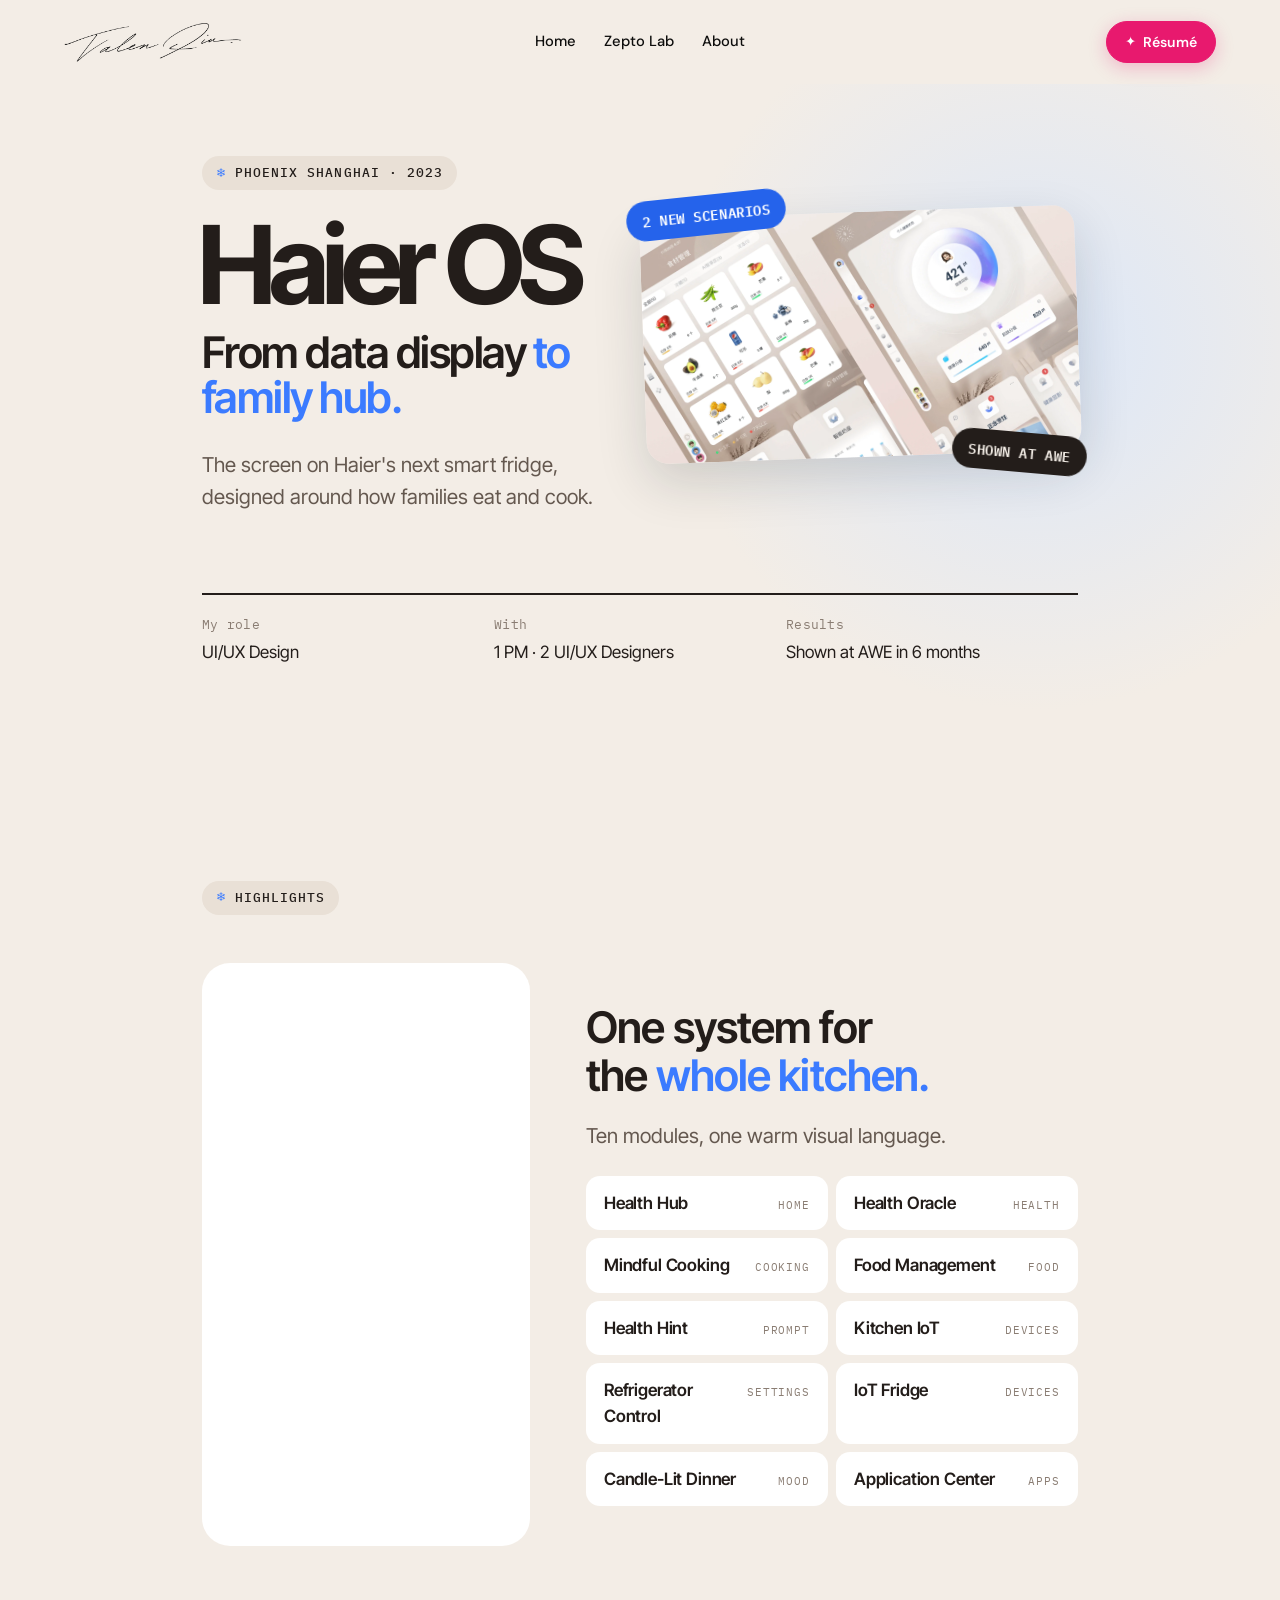
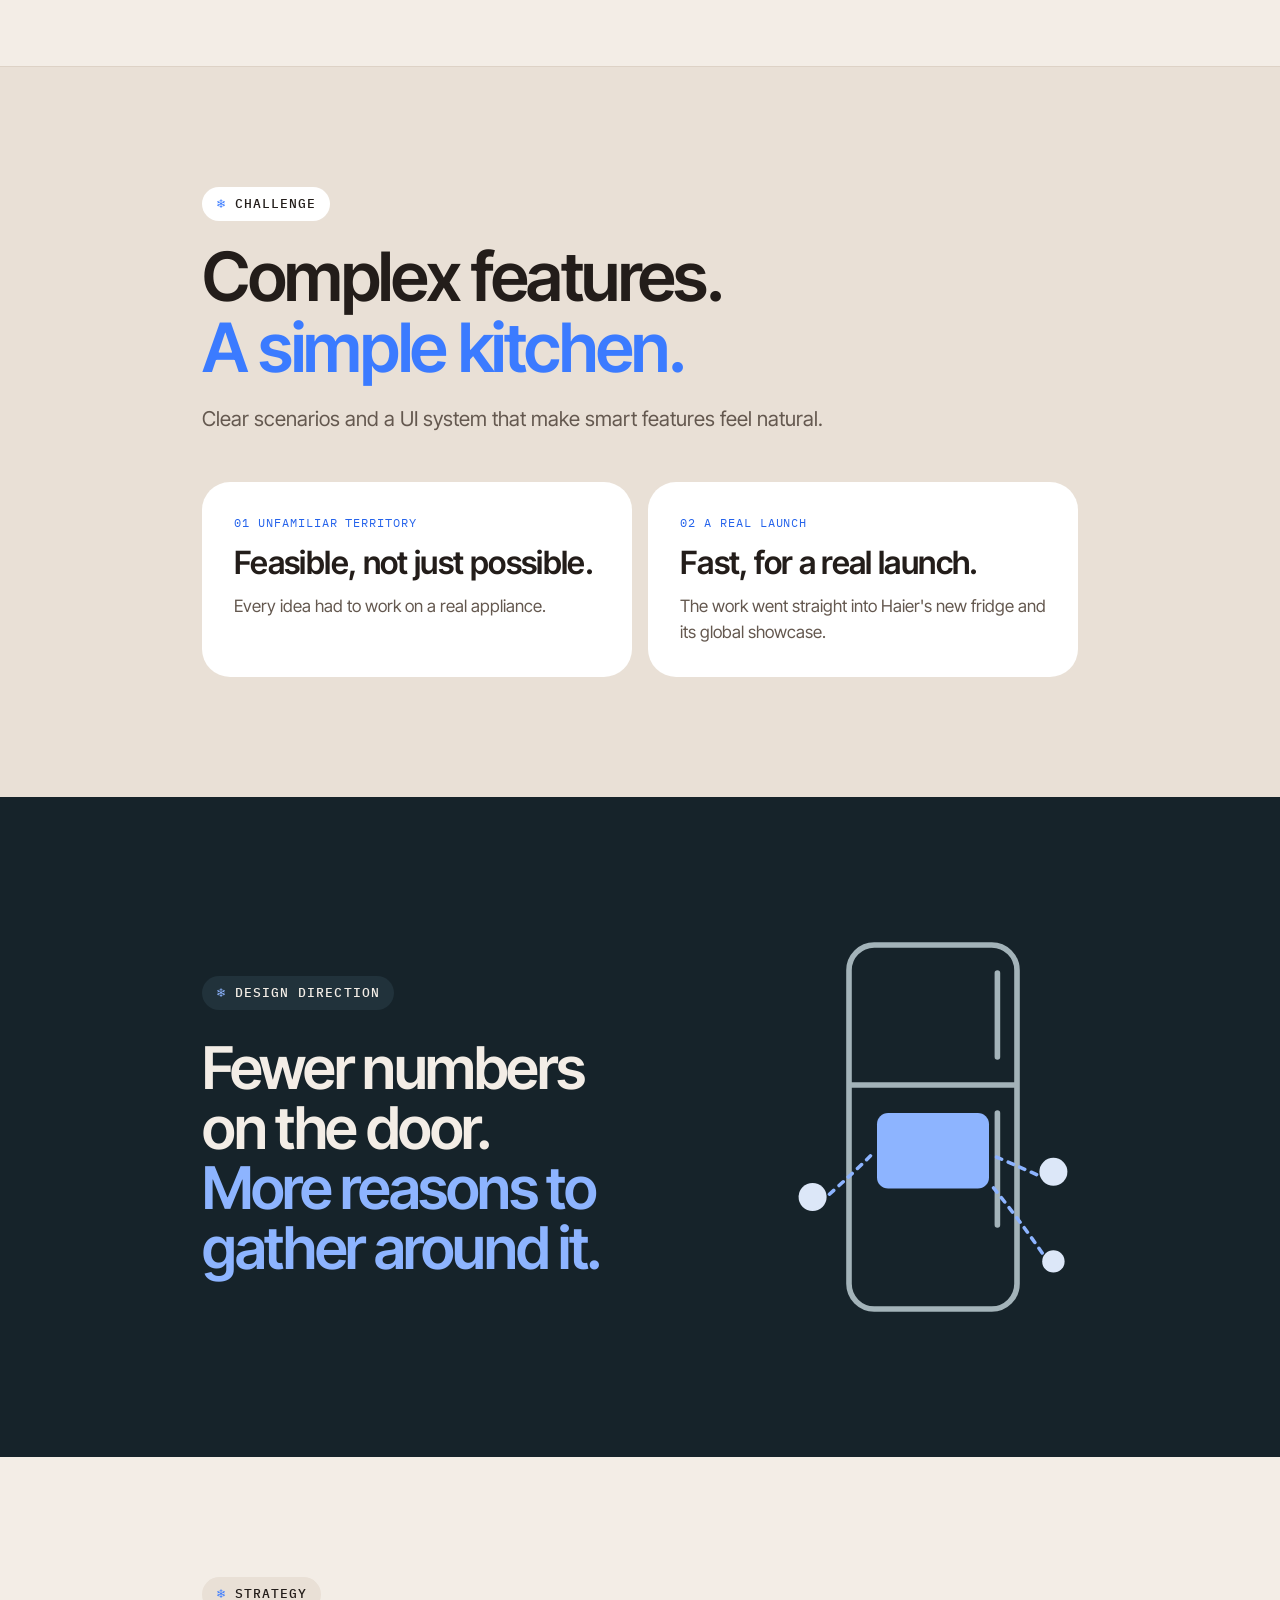
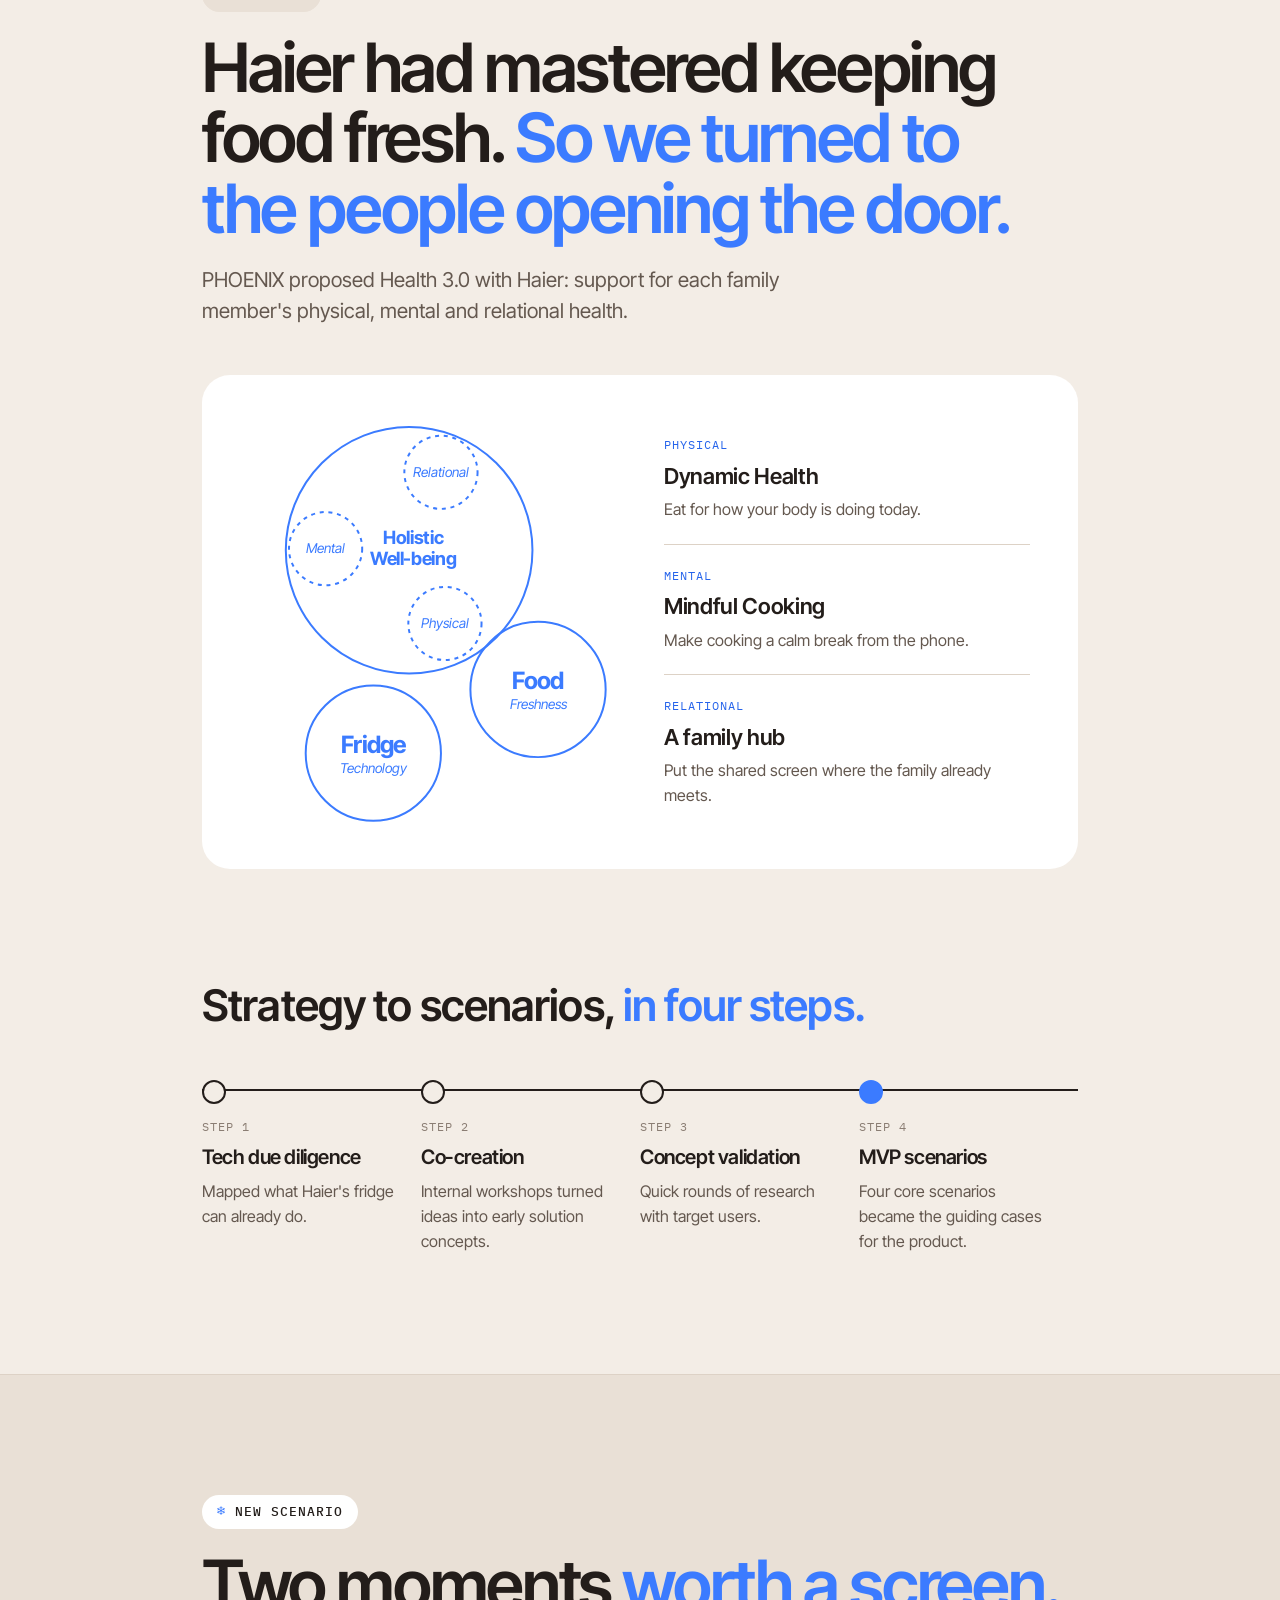
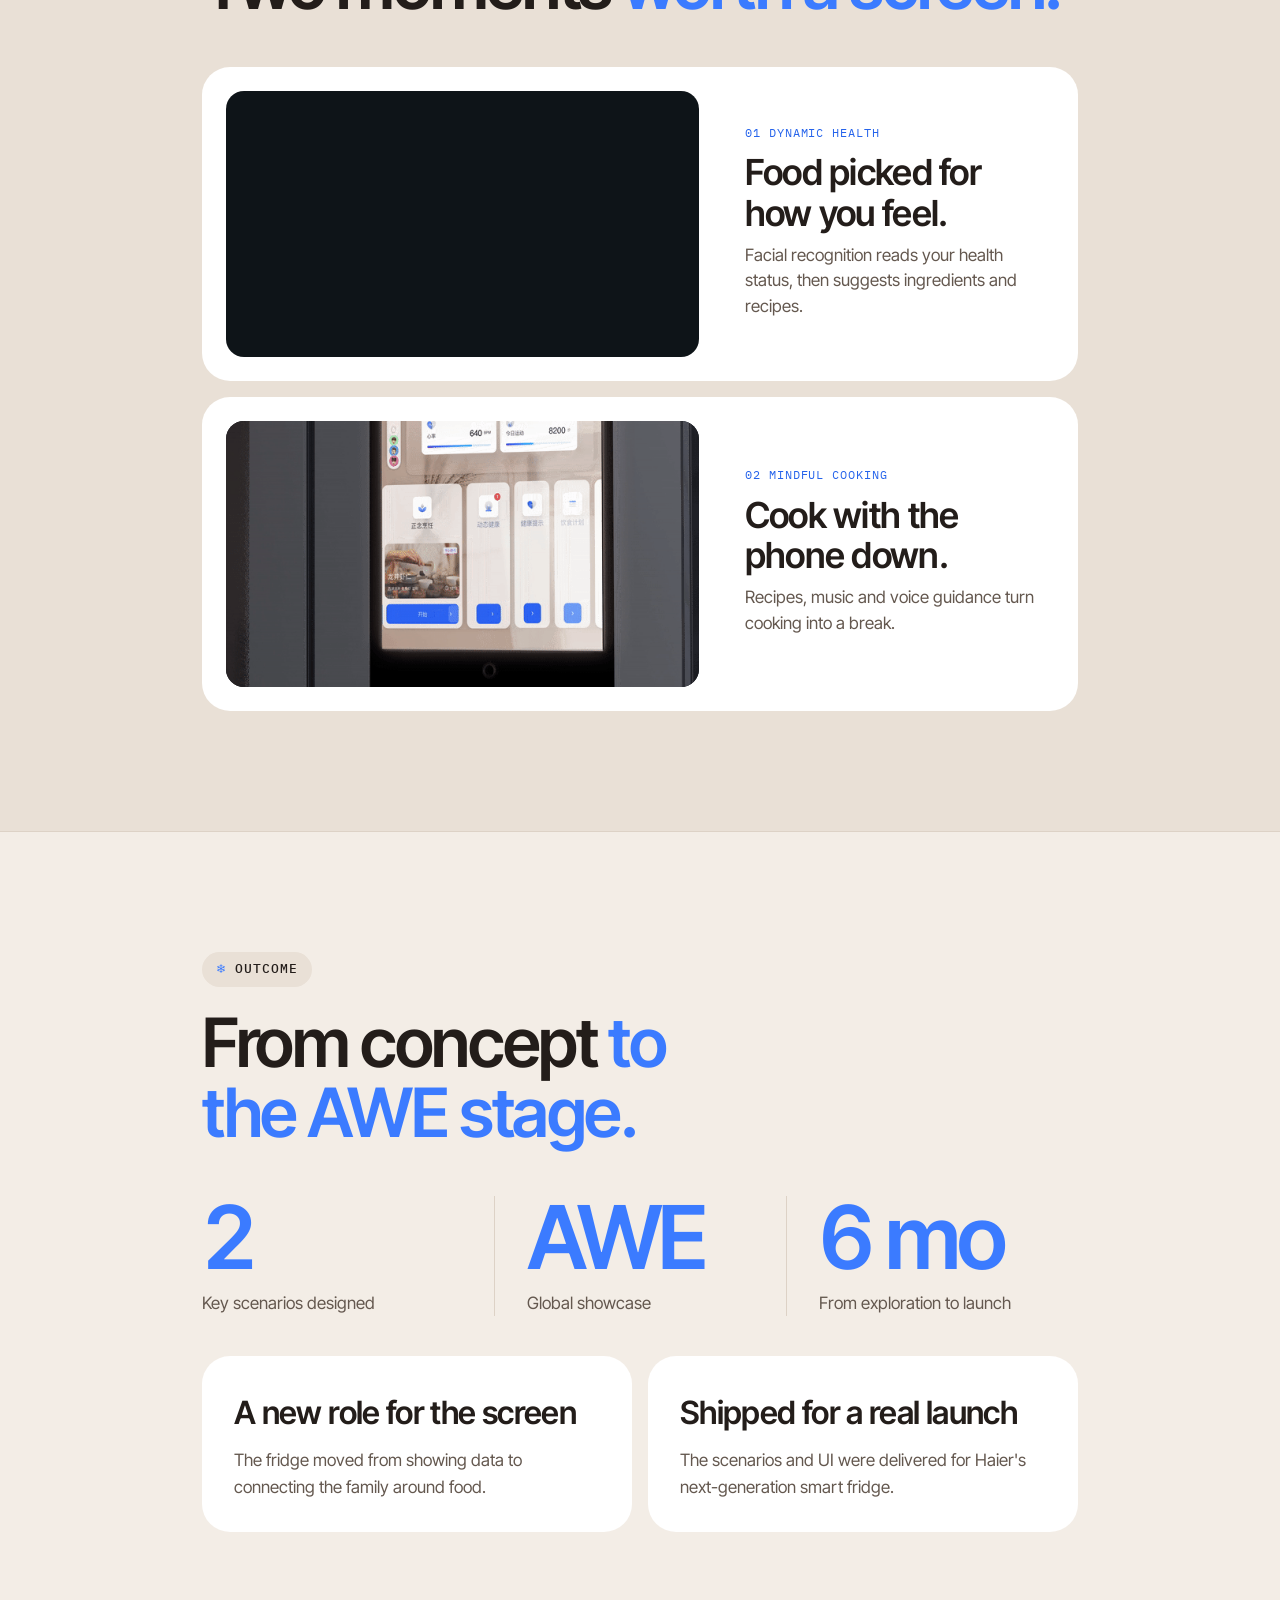
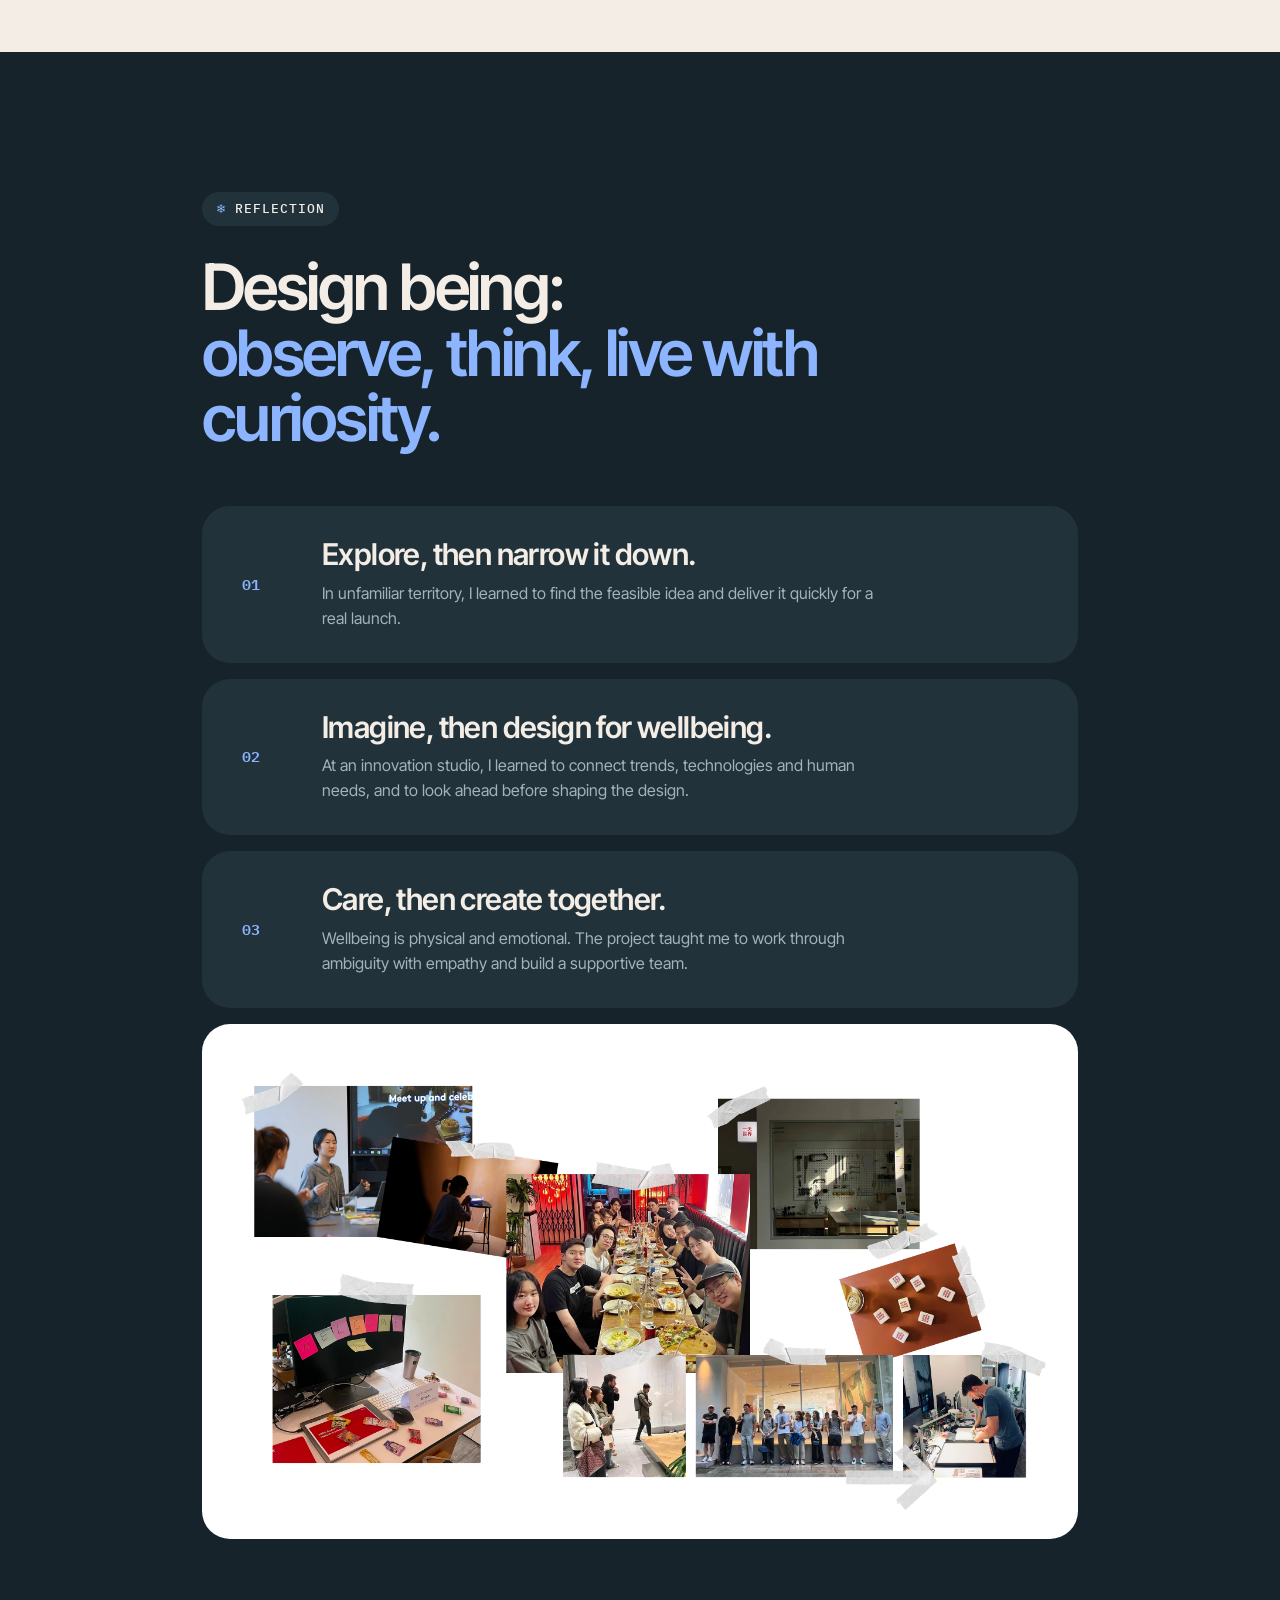
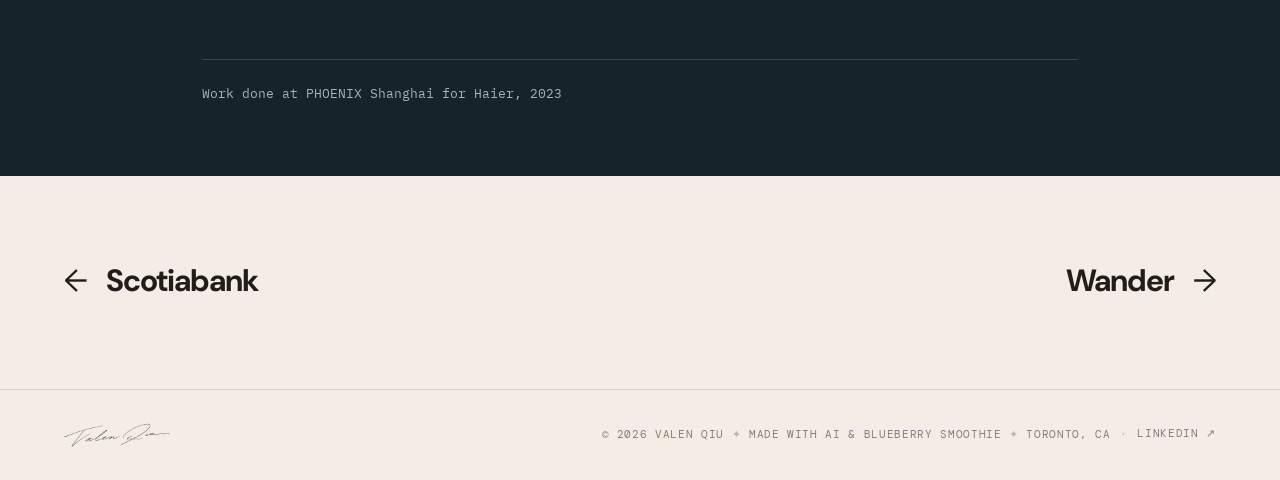
<file: phoenix/index.html>
<!doctype html>
<html lang="en">
<head>
<meta charset="utf-8">
<script src="../gate.js"></script>
<link rel="stylesheet" href="../pixel-cursor.css">
<meta name="viewport" content="width=device-width,initial-scale=1,viewport-fit=cover">
<link rel="icon" href="../favicon.ico" sizes="any">
<link rel="icon" type="image/png" sizes="32x32" href="../images/favicon-32.png">
<link rel="icon" type="image/png" sizes="192x192" href="../images/favicon-192.png">
<link rel="apple-touch-icon" sizes="180x180" href="../images/apple-touch-icon.png">
<title>Haier OS Case Study</title>
<script src="../analytics.js"></script>
<link rel="preconnect" href="https://fonts.googleapis.com">
<link rel="preconnect" href="https://fonts.gstatic.com" crossorigin>
<link rel="stylesheet" href="https://fonts.googleapis.com/css2?family=Inter+Tight:ital,wght@0,400..800;1,400..800&family=Instrument+Serif:ital@0;1&family=IBM+Plex+Mono:wght@400;500;600&family=DM+Sans:opsz,wght@9..40,400;9..40,500;9..40,600;9..40,700;9..40,800&family=DM+Mono:wght@400&display=swap">
<style>
body{margin:0}
/* Layout: one long scroll, same skeleton as LOOP / Gauth. Frost-blue paper like the inside of a fridge,
   deep ink "turn" sections, persimmon for emphasis (food, warmth, family), mint as the second note. */
:root{
  /* warm beige of the fridge screens, with a cool fridge blue as the accent */
  --paper:#F3EDE6; --paper-2:#E9E0D6; --card:#FFFFFF; --ink:#231D1A; --ink-2:#64584F; --ink-3:#8A7D73;
  --line:#DDD2C6; --acc:#2563EB; --acc-bright:#3B7BFF; --on-acc:#FFFFFF; --tint:#E7EEFC; --mint:#DCE7F8;
  --night:#16232A; --night-2:#21323B; --night-fg:#F3EDE6; --night-line:#34474F; --night-soft:#A3B3B9; --night-acc:#8DB4FF;
  --f-display:'Inter Tight','Helvetica Neue',Arial,sans-serif;
  --f-serif:'Instrument Serif',Georgia,'Times New Roman',serif;
  --f-mono:'IBM Plex Mono',ui-monospace,Menlo,Consolas,monospace;
  --wrap:1200px; --r:28px;
}
*{box-sizing:border-box}
html{scroll-behavior:smooth}
body{background:var(--paper);color:var(--ink);font-family:var(--f-display);font-size:18px;line-height:1.55;-webkit-font-smoothing:antialiased}
body::before{content:"";position:fixed;inset:0 0 auto;height:env(safe-area-inset-top,0px);z-index:30;background:var(--paper)}
p,h1,h2,h3,h4,ul,ol,figure,dl,dd{margin:0}
ul,ol{padding:0;list-style:none}
a{color:inherit}
img{display:block;max-width:100%}
:focus-visible{outline:3px solid var(--acc-bright);outline-offset:2px}
.wrap{max-width:var(--wrap);margin-inline:auto;padding-left:max(24px,env(safe-area-inset-left,0px));padding-right:max(24px,env(safe-area-inset-right,0px))}
section{padding-block:120px}
section+section{border-top:1px solid var(--line)}
.night{background:var(--night);color:var(--night-fg);border-top:0!important}
.night+section{border-top:0}
.tint{background:var(--paper-2)}
.block{margin-top:112px}

/* type */
.pill{display:inline-flex;align-items:center;gap:8px;font-family:var(--f-mono);font-size:13px;font-weight:500;letter-spacing:.08em;text-transform:uppercase;background:var(--paper-2);color:var(--ink);border-radius:999px;padding:7px 14px;align-self:flex-start}
.pill::before{content:"❄";color:var(--acc-bright);font-size:12px}
.tint .pill{background:var(--card)}
.night .pill{background:var(--night-2);color:var(--night-fg)}
.night .pill::before{color:var(--night-acc)}
h2.big{font-size:clamp(34px,5.4vw,68px);font-weight:600;line-height:1.04;letter-spacing:-.035em;text-wrap:balance;max-width:21ch}
h3{font-size:clamp(24px,2.6vw,32px);font-weight:600;line-height:1.12;letter-spacing:-.02em;text-wrap:balance}
.lede{font-size:clamp(18px,1.6vw,21px);color:var(--ink-2);max-width:54ch}
.head{display:flex;flex-direction:column;gap:20px;margin-bottom:48px}
.k{font-family:var(--f-mono);font-size:12px;letter-spacing:.08em;text-transform:uppercase;color:var(--ink-3)}
.acc{color:var(--acc-bright)}
.serif{font-family:inherit;font-style:normal;font-weight:inherit;letter-spacing:inherit}
.sticker{display:inline-block;font-family:var(--f-mono);font-weight:600;font-size:14px;letter-spacing:.04em;text-transform:uppercase;border-radius:999px;padding:9px 16px;background:var(--acc);color:var(--on-acc);transition:transform .25s cubic-bezier(.3,1.6,.5,1)}
.sticker.ink{background:var(--ink);color:var(--paper)}
.sticker:hover{transform:rotate(0deg) scale(1.06)!important}
.slot{border:2px dashed var(--line);border-radius:18px;display:flex;flex-direction:column;align-items:center;justify-content:center;gap:6px;text-align:center;padding:16px;color:var(--ink-3);font-family:var(--f-mono);font-size:12px;letter-spacing:.06em;text-transform:uppercase;background:var(--paper);width:100%;height:100%}
.slot b{font-weight:600;color:var(--ink-2);text-transform:none;letter-spacing:.02em}

/* screen frame: the fridge's landscape display */
.screen{background:#0E1418;border-radius:22px;padding:10px;box-shadow:0 20px 50px rgba(22,35,42,.16);max-width:100%}
.screen .in{aspect-ratio:16/10;border-radius:14px;overflow:hidden;background:#1B252B;display:flex}
.screen .in img{width:100%;height:100%;object-fit:cover}
.screen .slot{border-color:#3A4A52;background:#1B252B;color:#8FA2AA;border-radius:14px}
.screen .slot b{color:#C9D6DB}

/* nav */
.brand{font-weight:700;letter-spacing:-.04em;font-size:22px;text-decoration:none;display:flex;align-items:center;gap:10px}
.brand i{width:26px;height:26px;border-radius:8px;background:var(--acc-bright);display:grid;place-items:center;color:#fff;font-style:normal;font-family:var(--f-mono);font-size:11px;letter-spacing:0}

/* hero */
.hero{padding-block:72px 96px;position:relative;overflow:hidden}
.hero::before{content:"";position:absolute;right:-12%;top:-20%;width:62%;aspect-ratio:1;border-radius:50%;background:radial-gradient(circle,var(--mint) 0%,transparent 65%);pointer-events:none}
.hero-grid{position:relative;display:grid;grid-template-columns:.95fr 1.05fr;gap:48px;align-items:center}
.hero h1{font-size:clamp(84px,13vw,176px);font-weight:700;line-height:.86;letter-spacing:-.065em;margin-top:28px}
.hero .tag{font-weight:600;font-size:clamp(32px,4.4vw,56px);line-height:1.05;margin-top:18px;letter-spacing:-.035em}
.hero .tag .serif{color:var(--acc-bright)}
.hero .lede{margin-top:28px}
.hero-art{position:relative;min-width:0}
.hero-art .screen{transform:rotate(-2deg)}
.hero-art .sticker{position:absolute}
.s1{right:-2%;bottom:-6%;transform:rotate(5deg)}
.s2{left:-4%;top:-7%;transform:rotate(-6deg)}
.tldr{position:relative;margin-top:80px;display:grid;grid-template-columns:repeat(3,1fr);border-top:2px solid var(--ink)}
.tldr div{padding:20px 20px 0 0;display:flex;flex-direction:column;gap:6px;min-width:0}
.tldr dt{font-family:var(--f-mono);font-size:13px;letter-spacing:.02em;color:var(--ink-3)}
.tldr dd{font-size:17px;line-height:1.4}
@media (max-width:900px){.hero-grid{grid-template-columns:1fr}.tldr{grid-template-columns:repeat(2,1fr);row-gap:8px}}

/* highlights */
.feats{display:grid;grid-template-columns:1fr 1fr;gap:16px}
.scns{display:grid;grid-template-columns:1fr;gap:16px}
.scns .feat{display:grid;grid-template-columns:minmax(0,1.5fr) minmax(0,1fr);gap:40px;align-items:center;padding:24px}
.scns .ft{gap:10px}
.scns .ft h3{font-size:clamp(24px,2.8vw,36px)}
@media (max-width:820px){.scns .feat{grid-template-columns:1fr;gap:20px;padding:20px}}
.feat{background:var(--card);border-radius:var(--r);padding:20px;display:flex;flex-direction:column;gap:20px;min-width:0}
.feat.main{grid-row:span 2;justify-content:space-between}
.feat .screen{box-shadow:none}
.ft{display:flex;flex-direction:column;gap:6px;padding:0 6px 6px}
.ft .k{color:var(--acc)}
.ft h3{font-size:clamp(20px,2.2vw,28px)}
.ft p{font-size:17px;line-height:1.5;color:var(--ink-2)}
@media (max-width:820px){.feats,.scns{grid-template-columns:1fr}}

.heroimg{width:100%;height:auto;border-radius:22px;box-shadow:0 20px 50px rgba(22,35,42,.16);transform:rotate(-2deg)}
.ovw{display:grid;grid-template-columns:.8fr 1.2fr;gap:56px;align-items:center}
.ovimg{border-radius:var(--r);overflow:hidden;background:var(--card);max-width:100%;aspect-ratio:600/1067;justify-self:center;width:min(100%,420px)}
.ovimg video{width:100%;height:100%;object-fit:cover;display:block}
.ovtxt{display:flex;flex-direction:column;gap:20px;min-width:0}
.mods{display:grid;grid-template-columns:1fr 1fr;gap:8px;margin-top:4px}
.mods li{display:flex;justify-content:space-between;align-items:baseline;gap:12px;background:var(--card);border-radius:14px;padding:14px 18px;min-width:0}
.mods b{font-size:17px;font-weight:600;letter-spacing:-.01em}
.mods span{font-family:var(--f-mono);font-size:11px;letter-spacing:.08em;text-transform:uppercase;color:var(--ink-3);flex:none}
.mods li.on{box-shadow:inset 0 0 0 2px var(--acc-bright)}
.mods li.on span{color:var(--acc)}
.legend{display:flex;align-items:center;gap:8px;font-family:var(--f-mono);font-size:12px;color:var(--ink-3)}
.legend i{width:14px;height:14px;border-radius:4px;box-shadow:inset 0 0 0 2px var(--acc-bright)}
.shot16{aspect-ratio:16/9;border-radius:18px;overflow:hidden;background:#0E1418;max-width:100%}
.shot16 video,.shot16 img{width:100%;height:100%;object-fit:cover;display:block}
.collage{margin-top:16px;background:#FFFFFF;border-radius:var(--r);padding:16px;max-width:100%}
.collage img{width:100%;height:auto}
@media (max-width:820px){.ovw{grid-template-columns:1fr;gap:32px}.ovimg{width:min(100%,340px)}.mods{grid-template-columns:1fr}}

/* challenge */
.two{display:grid;grid-template-columns:1fr 1fr;gap:16px}
.prob{border-radius:var(--r);padding:32px;display:flex;flex-direction:column;gap:12px;min-width:0;background:var(--card)}
.prob.a{background:var(--card)}
.prob .k{color:var(--acc)}
.prob p{font-size:17px;color:var(--ink-2)}
.shift{margin-top:16px;background:var(--card);border-radius:var(--r);padding:32px;display:grid;grid-template-columns:1fr auto 1fr;gap:24px;align-items:center}
.shift div{display:flex;flex-direction:column;gap:8px;min-width:0}
.shift b{font-size:clamp(22px,2.6vw,32px);font-weight:600;letter-spacing:-.02em;line-height:1.15}
.shift .from b{color:var(--ink-3);text-decoration:line-through;text-decoration-thickness:2px}
.shift .to b{color:var(--acc-bright)}
.shift svg{width:64px;height:24px;color:var(--ink)}
@media (max-width:820px){.two{grid-template-columns:1fr}.shift{grid-template-columns:1fr;gap:12px}.shift svg{transform:rotate(90deg)}}

/* insight */
.turn{display:grid;grid-template-columns:1.3fr .7fr;gap:48px;align-items:center}
.turn h2{font-size:clamp(38px,5.6vw,76px);font-weight:600;line-height:1.02;letter-spacing:-.04em;text-wrap:balance;margin-top:28px}
.turn h2 .serif{display:block;color:var(--night-acc)}
.turn svg{width:100%;max-width:280px;height:auto;justify-self:center}
@media (max-width:820px){.turn{grid-template-columns:1fr;gap:40px}.turn svg{max-width:200px}}

/* scenario map */
.map{background:var(--card);border-radius:var(--r);padding:28px;display:grid;grid-template-columns:.8fr 1.2fr;gap:40px;align-items:center}
.map .art{aspect-ratio:4/3;display:flex;min-width:0}
.map .art img{width:100%;height:100%;object-fit:contain}
.pair2{display:flex;flex-direction:column;gap:12px}
.pair2 li{display:grid;grid-template-columns:44px minmax(0,1fr);gap:14px;align-items:start;border-radius:20px;padding:18px;background:var(--paper)}
.pair2 li i{width:44px;height:44px;border-radius:50%;display:grid;place-items:center;font-style:normal;font-family:var(--f-mono);font-size:13px;font-weight:600;background:var(--acc);color:var(--on-acc)}
.pair2 li:nth-child(2) i{background:var(--ink);color:var(--paper)}
.pair2 b{font-size:20px;font-weight:600;letter-spacing:-.01em}
.pair2 p{font-size:16px;color:var(--ink-2)}
@media (max-width:820px){.map{grid-template-columns:1fr;padding:20px;gap:24px}}

/* scenarios */
.scn{display:grid;grid-template-columns:.85fr 1.15fr;gap:48px;align-items:center}
.scn.flip{grid-template-columns:1.15fr .85fr}
.scn.flip .txt{order:2}
.txt{display:flex;flex-direction:column;gap:20px;min-width:0}
.txt h3{font-size:clamp(28px,3.4vw,44px)}
.flow{display:flex;flex-direction:column;gap:0;margin-top:8px}
.flow button{all:unset;box-sizing:border-box;display:grid;grid-template-columns:32px minmax(0,1fr);gap:14px;align-items:center;padding:12px 14px;border-radius:14px;cursor:var(--cur-hand);position:relative;font-size:17px;font-weight:600;color:var(--ink-2)}
.flow button+button::before{content:"";position:absolute;left:29px;top:-8px;height:16px;border-left:2px dashed var(--line)}
.flow button span{width:32px;height:32px;border-radius:50%;display:grid;place-items:center;font-family:var(--f-mono);font-size:12px;border:2px solid var(--ink-3);color:var(--ink-3);background:var(--paper-2)}
.flow button[aria-pressed="true"]{background:var(--card);color:var(--ink)}
.flow button[aria-pressed="true"] span{background:var(--acc);border-color:var(--acc);color:var(--on-acc)}
.flow button:focus-visible{outline:3px solid var(--acc-bright)}
.flow button em{display:block;font-style:normal;font-weight:400;font-size:15px;color:var(--ink-2);margin-top:2px}
.flow button:not([aria-pressed="true"]) em{display:none}
.scn .screen{position:relative}
.scn .tag2{position:absolute;right:16px;top:-14px;transform:rotate(3deg)}
@media (max-width:900px){.scn,.scn.flip{grid-template-columns:1fr;gap:32px}.scn.flip .txt{order:0}}

/* framing */
.frame{display:grid;grid-template-columns:minmax(0,1fr) minmax(0,1fr);gap:48px;align-items:center;background:var(--card);border-radius:var(--r);padding:40px 48px}
.venn{min-width:0}
.venn svg{width:100%;height:auto;display:block;max-width:400px;margin-inline:auto}
.venn .c{fill:none;stroke:var(--acc-bright);stroke-width:2.5}
.venn .d{fill:none;stroke:var(--acc-bright);stroke-width:2.5;stroke-dasharray:5 6}
.venn text{fill:var(--acc-bright);text-anchor:middle;font-family:var(--f-display)}
.venn .i{font-size:17px;font-style:italic}
.venn .m{font-size:23px;font-weight:700;letter-spacing:-.02em}
.venn .b{font-size:30px;font-weight:700;letter-spacing:-.03em}
.maps{display:flex;flex-direction:column}
.maps li{padding-block:22px;display:flex;flex-direction:column;gap:4px;border-top:1px solid var(--line)}
.maps li:first-child{border-top:0;padding-top:0}
.maps li:last-child{padding-bottom:0}
.maps .k{color:var(--acc)}
.maps b{font-size:22px;font-weight:600;letter-spacing:-.015em}
.maps p{font-size:16px;color:var(--ink-2)}
@media (max-width:820px){.frame{grid-template-columns:1fr;gap:24px;padding:24px}}

.q{background:var(--night);color:var(--night-fg);border-radius:var(--r);padding:48px;display:flex;flex-direction:column;gap:20px}
.q .k{color:var(--night-soft)}
.q p{font-size:clamp(26px,3.4vw,44px);font-weight:600;line-height:1.15;letter-spacing:-.025em;text-wrap:balance;max-width:28ch}
.q .acc{color:var(--night-acc)}
.steps4{display:grid;grid-template-columns:repeat(4,1fr);position:relative}
.steps4::before{content:"";position:absolute;left:0;right:0;top:11px;border-top:2px solid var(--ink)}
.steps4 li{position:relative;padding:40px 24px 0 0;display:flex;flex-direction:column;gap:6px;min-width:0}
.steps4 li::before{content:"";position:absolute;left:0;top:2px;width:20px;height:20px;border-radius:50%;background:var(--paper);border:2.5px solid var(--ink)}
.steps4 li:last-child::before{background:var(--acc-bright);border-color:var(--acc-bright)}
.steps4 b{font-size:20px;font-weight:600;letter-spacing:-.02em}
.steps4 p{font-size:16px;color:var(--ink-2)}
@media (max-width:820px){.q{padding:28px}.steps4{grid-template-columns:1fr;row-gap:28px}.steps4::before{left:9px;right:auto;top:12px;height:calc(100% - 60px);border-top:0;border-left:2px solid var(--ink)}.steps4 li{padding:0 0 0 40px}.steps4 li::before{top:0}}

/* outcome */
.onums{display:grid;grid-template-columns:repeat(3,1fr);margin-bottom:40px}
.onums>div{display:flex;flex-direction:column;gap:10px;min-width:0;padding-right:24px}
.onums>div+div{border-left:1.5px solid var(--line);padding-left:32px}
.onums b{font-size:clamp(40px,7vw,88px);font-weight:600;line-height:.95;letter-spacing:-.05em;color:var(--acc-bright);font-variant-numeric:tabular-nums}
.onums span{font-size:clamp(13px,1.4vw,17px);color:var(--ink-2)}
.oblocks{display:grid;grid-template-columns:1fr 1fr;gap:16px}
.oblocks li{border-radius:var(--r);padding:32px;display:flex;flex-direction:column;gap:10px;background:var(--card)}
.oblocks b{font-size:clamp(22px,2.6vw,32px);font-weight:600;letter-spacing:-.02em}
.oblocks p{font-size:17px;color:var(--ink-2)}
@media (max-width:700px){.oblocks{grid-template-columns:1fr}}

/* reflection */
.close{padding-block:140px 72px}
.rtop{display:block}
.rtop h2{font-size:clamp(36px,5vw,68px);font-weight:600;line-height:1.02;letter-spacing:-.04em;margin-top:28px;max-width:16ch}
.rtop h2 .serif{display:block;color:var(--night-acc)}
.team{aspect-ratio:4/3;border-radius:var(--r);overflow:hidden;display:flex;transform:rotate(2deg)}
.team img{width:100%;height:100%;object-fit:cover}
.team .slot{background:var(--night-2);border-color:var(--night-line);color:var(--night-soft)}
.team .slot b{color:var(--night-fg)}
.lessons{margin-top:56px;display:flex;flex-direction:column;gap:16px}
.lessons li{border-radius:var(--r);padding:32px 40px;display:grid;grid-template-columns:64px minmax(0,1fr);gap:16px;align-items:center;background:var(--night-2)}
.lessons li>span{font-family:var(--f-mono);font-size:15px;font-weight:600;color:var(--night-acc)}
.lessons b{font-size:clamp(20px,2.4vw,30px);font-weight:600;line-height:1.1;letter-spacing:-.02em;text-wrap:balance}
.lessons p{margin-top:8px;font-size:16px;color:var(--night-soft);max-width:62ch}
.foot{margin-top:120px;padding-top:24px;border-top:1px solid var(--night-line);display:flex;justify-content:space-between;gap:16px;flex-wrap:wrap;font-family:var(--f-mono);font-size:13px;color:var(--night-soft)}
@media (max-width:820px){.rtop{grid-template-columns:1fr}.team{max-width:420px}}

@media (max-width:600px){
  body{font-size:16px}
  section{padding-block:80px}
  .wrap{padding-left:max(20px,env(safe-area-inset-left,0px));padding-right:max(20px,env(safe-area-inset-right,0px))}
  .hero{padding-block:40px 64px}
  .hero h1{font-size:64px}
  .sticker{font-size:11px;padding:6px 12px}
  .block{margin-top:80px}
  .prob,.shift,.oblocks li{padding:22px}
  .onums>div{padding-right:8px}.onums>div+div{padding-left:12px}.onums b{font-size:30px}
  .lessons li{grid-template-columns:40px minmax(0,1fr);padding:22px;gap:12px}
}

@media (prefers-reduced-motion:no-preference){
  .rise{animation:rise .9s cubic-bezier(.2,.8,.2,1) both}
  .rise.d1{animation-delay:.08s}.rise.d2{animation-delay:.16s}
  .pop{animation:pop .7s cubic-bezier(.3,1.6,.5,1) .5s both}
  @keyframes rise{from{transform:translateY(24px)}to{transform:none}}
  @keyframes pop{from{scale:.6}to{scale:1}}
  .feat,.prob,.oblocks li,.lessons li,.pair2 li{transition:transform .35s cubic-bezier(.2,.8,.2,1),box-shadow .35s}
  .feat:hover,.prob:hover,.oblocks li:hover,.pair2 li:hover{transform:translateY(-4px);box-shadow:0 14px 30px rgba(22,35,42,.08)}
  .lessons li:hover{transform:translateY(-3px) rotate(-.4deg)}
  .pill{transition:transform .3s cubic-bezier(.3,1.6,.5,1)}
  .pill:hover{transform:rotate(-3deg)}
  .flow button{transition:background-color .2s,color .2s}
}
/* ── portfolio header & footer (copied from ../index.html) ── */
:root{--pf-bg:#F4EFE8;--pf-ink:#0D0D0C;--pf-muted:#8C8A85;--pf-muted2:#B8B5AE;--pf-pink:#E8196E;--pf-pink-d:#C2145C;--pf-border:rgba(13,13,12,.08);--pf-serif:'Instrument Serif',Georgia,serif;--pf-sans:'DM Sans',system-ui,sans-serif;--pf-mono:'DM Mono','Courier New',monospace;--pf-pg:clamp(1.5rem,5vw,5rem);--pf-ease:cubic-bezier(.16,1,.3,1);--pf-ease-out:var(--pf-ease);--pf-t-fast:.25s;--pf-t-base:.5s}
.nav{position:sticky;top:0;z-index:200;display:grid;grid-template-columns:1fr auto 1fr;align-items:center;padding:1.25rem var(--pf-pg);background:transparent;transition:opacity var(--pf-t-base) var(--pf-ease-out), border-color var(--pf-t-base) var(--pf-ease-out)}
.nav-logo{font-family:var(--pf-sans);font-weight:800;font-size:1.5rem;letter-spacing:-.01em;cursor:var(--cur-hand);transition:color var(--pf-t-fast) var(--pf-ease-out);display:flex;align-items:center;gap:.6rem}
.nav-logo:hover{color:var(--pf-pink)}
.nav-actions{display:flex;align-items:center;gap:.5rem;justify-content:flex-end}
.nav-say-hello,.nav-icon-btn{display:inline-flex;align-items:center;justify-content:center;gap:.4rem;height:42px;background:rgba(255,255,255,.78);-webkit-backdrop-filter:blur(14px) saturate(1.4);backdrop-filter:blur(14px) saturate(1.4);color:var(--pf-ink);border:1px solid rgba(13,13,12,.08);border-radius:999px;box-shadow:0 .3rem 1.1rem rgba(13,13,12,.07);font-family:var(--pf-sans);font-size:.88rem;font-weight:600;text-decoration:none;transition:border-color var(--pf-t-fast) var(--pf-ease-out),box-shadow var(--pf-t-fast) var(--pf-ease-out),transform var(--pf-t-fast) var(--pf-ease-out),color var(--pf-t-fast) var(--pf-ease-out)}
.nav-icon-btn{width:42px;padding:0}
.nav-resume-btn{width:auto!important;padding:0 1.1rem!important;font-size:.88rem!important;font-weight:600!important;gap:.45rem!important;background:var(--pf-pink)!important;border-color:var(--pf-pink)!important;color:#fff!important;box-shadow:0 .3rem 1.1rem rgba(232,25,110,.25)!important}
.nav-resume-btn::before{content:'\2726';color:#fff;font-size:.95em}
.nav-resume-btn:hover{background:var(--pf-pink-d)!important;border-color:var(--pf-pink-d)!important;box-shadow:0 .5rem 1.4rem rgba(232,25,110,.35)!important;transform:translateY(-1px)}
.nav-icon-btn svg{width:17px;height:17px}
.nav-icon-btn:not(.nav-resume-btn):hover{color:var(--pf-pink)}
.nav-hamburger{display:none;background:rgba(255,255,255,.78);-webkit-backdrop-filter:blur(14px);backdrop-filter:blur(14px);color:var(--pf-ink);width:42px;height:42px;border-radius:999px;align-items:center;justify-content:center;border:1px solid rgba(13,13,12,.08);box-shadow:0 .3rem 1.1rem rgba(13,13,12,.07);cursor:var(--cur-hand);flex-shrink:0;padding:0}
.nav-hamburger svg{width:18px;height:18px}
.nav-mobile-menu{display:none;flex-direction:column;justify-content:space-between;position:fixed;top:0;left:0;width:100vw;height:100vh;height:100dvh;background:var(--pf-bg);padding:1.25rem var(--pf-pg) 3rem;box-sizing:border-box;z-index:250;opacity:0;transition:opacity var(--pf-t-base) var(--pf-ease-out)}
.nav-mobile-menu.open{display:flex;opacity:1}
.nav-mobile-top{display:flex;align-items:center;justify-content:space-between}
.nav-mobile-links{display:flex;flex-direction:column;gap:.15rem;margin-top:2rem}
.nav-mobile-item{background:none;border:none;text-align:left;padding:.5rem 0;font-family:var(--pf-sans);font-size:clamp(2.2rem,11vw,3rem);font-weight:700;letter-spacing:-.02em;color:var(--pf-ink);border-radius:0;cursor:var(--cur-hand);text-decoration:none;display:block;transition:color var(--pf-t-fast) var(--pf-ease-out)}
.nav-mobile-item:hover,.nav-mobile-item:active{background:none;color:var(--pf-pink)}
.nav-mobile-cta{display:flex;flex-direction:column;gap:.9rem}
.nav-mobile-cta a{font-family:var(--pf-sans);font-size:1.05rem;font-weight:600;color:var(--pf-pink);text-decoration:none}
.nav-pill-wrap{
  display:flex;align-items:center;gap:1.75rem;
}
.nav-pill-item{
  font-family:var(--pf-sans);font-size:.92rem;font-weight:500;
  color:var(--pf-muted);background:transparent;border:none;
  padding:.3rem 0;border-radius:0;
  cursor:var(--cur-hand);transition:color var(--pf-t-fast) var(--pf-ease);
  text-decoration:none;white-space:nowrap;
  border-bottom:1.5px solid transparent;
}
.nav-pill-item:hover{color:var(--pf-ink)}
.nav-pill-item.active{color:var(--pf-pink);border-bottom-color:var(--pf-pink)}
.nav-pill-item.active:hover{color:var(--pf-pink-d);border-bottom-color:var(--pf-pink-d)}
.footer{padding:2rem var(--pf-pg);display:flex;justify-content:space-between;align-items:center;flex-wrap:wrap;gap:1rem;background:var(--pf-bg);border-top:1px solid var(--pf-border)}
.footer-logo{height:26px;width:auto;display:block;opacity:.85;transition:opacity var(--pf-t-fast) var(--pf-ease-out)}
.footer-logo:hover{opacity:1}
.footer-right{display:flex;align-items:center;flex-wrap:wrap;gap:.4rem .6rem;font-family:var(--pf-mono);font-size:.68rem;letter-spacing:.06em;text-transform:uppercase;color:var(--pf-muted2);text-align:right}
.footer-right a{color:inherit;text-decoration:none;border-bottom:1px solid transparent;transition:color var(--pf-t-fast) var(--pf-ease-out),border-color var(--pf-t-fast) var(--pf-ease-out)}
.footer-right a:hover{color:var(--pf-pink);border-color:var(--pf-pink)}
.footer-dot{opacity:.5}
@media(max-width:600px){
  :root{--pf-pg:1.25rem}
  .footer{flex-direction:column;align-items:flex-start}
  .footer-right{text-align:left}
}
.nav-full{transition:transform var(--pf-t-base) var(--pf-ease-out),border-radius var(--pf-t-base) var(--pf-ease-out),box-shadow var(--pf-t-base) var(--pf-ease-out),background var(--pf-t-base) var(--pf-ease-out),margin var(--pf-t-base) var(--pf-ease-out),padding var(--pf-t-base) var(--pf-ease-out),top var(--pf-t-base) var(--pf-ease-out)}
.nav-full.nav-hidden{transform:translateY(-130%)}
.nav-full.nav-compact{max-width:920px;margin:0 auto;top:12px;padding:.55rem 1.5rem;border-radius:999px;background:rgba(244,239,232,.85);-webkit-backdrop-filter:blur(14px);backdrop-filter:blur(14px);box-shadow:0 4px 20px rgba(13,13,12,.14)}
.nav-full.nav-compact .nav-logo-text{height:26px!important}
@media(max-width:640px){
  .nav{display:flex;justify-content:space-between}
  .nav-pill-wrap{display:none}
  .nav-resume-btn{display:none}
  .nav-icon-btn:not(.nav-resume-btn){display:none}
  .nav-hamburger{display:flex}
  .nav-full.nav-compact{margin:0 .75rem;top:8px;padding:.45rem 1rem}
  .nav-full.nav-compact .nav-logo-text{height:22px!important}
  .nav-full.nav-compact .nav-hamburger{width:34px;height:34px}
  .nav-full.nav-compact .nav-hamburger svg{width:15px;height:15px}
}
.nav,.nav-mobile-menu,.footer{color:var(--pf-ink);line-height:1.6}
.nav a,.nav-mobile-menu a,.footer a{color:inherit;text-decoration:none}
.cs-toc{position:fixed;top:5.5rem;left:clamp(8px, calc(50vw - 660px), 100px);width:140px;opacity:0;pointer-events:none;transition:opacity var(--pf-t-base) var(--pf-ease-out);z-index:100}
.cs-toc.visible{opacity:1;pointer-events:auto}
.cs-toc-label{font-family:var(--pf-sans);font-size:.65rem;letter-spacing:.08em;text-transform:uppercase;font-weight:600;color:var(--pf-muted2);margin-bottom:.85rem}
.cs-toc-list{list-style:none;padding:0;margin:0;display:flex;flex-direction:column;gap:0}
.cs-toc-item{display:flex;align-items:center;font-family:var(--pf-sans);font-size:.78rem;font-weight:400;color:var(--pf-muted);text-decoration:none;padding:.35rem 0 .35rem .85rem;transition:color var(--pf-t-fast) var(--pf-ease-out);cursor:var(--cur-hand);position:relative}
.cs-toc-item::before{content:'';position:absolute;left:0;top:50%;transform:translateY(-50%);width:5px;height:5px;border-radius:50%;background:transparent;transition:background var(--pf-t-fast) var(--pf-ease-out)}
.cs-toc-item:hover{color:var(--pf-pink)}
.cs-toc-item.active{color:var(--pf-pink);font-weight:600}
.cs-toc-item.active::before{background:var(--pf-pink)}
@media(max-width:1260px){.cs-toc{display:none}}
/* leave room for the sidebar: the content column narrows instead of running under it */
@media(min-width:1261px){:root{--wrap:min(1200px, calc(100vw - 2 * (clamp(8px, 50vw - 660px, 100px) + 170px)))}}
/* previous / next project: just the name and an arrow, light band so the light footer follows a light section */
.cs-next{background:var(--pf-bg);padding:clamp(48px,7vw,96px) var(--pf-pg);display:flex;justify-content:space-between;align-items:center;gap:24px;font-family:var(--pf-sans)}
.cs-next a{display:inline-flex;align-items:center;gap:.6em;color:var(--pf-ink);text-decoration:none;font-size:clamp(1.3rem,2.4vw,2rem);font-weight:700;letter-spacing:-.03em;line-height:1.1;transition:color var(--pf-t-fast) var(--pf-ease-out)}
.cs-next a i{font-style:normal;font-weight:400;transition:transform var(--pf-t-fast) var(--pf-ease-out)}
.cs-next a:hover{color:var(--pf-pink)}
.cs-next a.pv:hover i{transform:translateX(-6px)}
.cs-next a.nx:hover i{transform:translateX(6px)}
@media(max-width:640px){.cs-next{flex-direction:column;align-items:stretch}.cs-next a.nx{justify-content:flex-end}}
/* the shared header, previous / next and footer take this page's own palette; layout, type and signature stay the same everywhere */
.cs-next,.footer{background:var(--paper)}
.footer{border-top-color:var(--line)}
.footer-right{color:var(--ink-3)}
.cs-next a,.nav-mobile-item{color:var(--ink)}
.nav-mobile-menu{background:var(--paper)}
.nav-full.nav-compact{background:rgba(255,255,255,.72)}   /* translucent white over the blur: neutral on every page colour, light or dark sections */
/* hero title: same scale on every case study, and pulled left by its side bearing so it lines up with the label and intro */
@media (min-width:701px){
  .hero h1{font-size:clamp(64px,8.5vw,124px)}
  .hero .tag{font-size:clamp(28px,3.4vw,44px)}
}
.hero h1{margin-left:-.035em}
/* dark "turn" headline: same, calmer size on every case study */
@media (min-width:701px){ .turn h2{font-size:clamp(36px,4.6vw,62px)} }
</style>

</head>
<body>
<!-- Header and footer are the portfolio's own (see ../index.html), so this page reads as part of the site -->
<nav class="nav nav-full" id="nav-full">
  <a class="nav-logo" href="../"><img class="nav-logo-text" src="../images/signature.png" alt="Valen Qiu" style="height:44px;width:auto;display:block"></a>
  <div class="nav-pill-wrap">
    <a class="nav-pill-item" href="../">Home</a>
    <a class="nav-pill-item" href="https://zeptolabdesign.site/" target="_blank" rel="noopener">Zepto Lab</a>
    <a class="nav-pill-item" href="../#about">About</a>
  </div>
  <div class="nav-actions">
    <a href="https://drive.google.com/file/d/1TZfQlvC-g4uK5JbUKeNUMmzItIagX0Kb/view?usp=sharing" target="_blank" rel="noopener" class="nav-icon-btn nav-resume-btn">Résumé</a>
    <button class="nav-hamburger" type="button" onclick="pfToggleNav()" aria-label="Menu">
      <svg viewBox="0 0 24 24" fill="none" stroke="currentColor" stroke-width="2" stroke-linecap="round"><line x1="3" y1="6" x2="21" y2="6"/><line x1="3" y1="12" x2="21" y2="12"/><line x1="3" y1="18" x2="21" y2="18"/></svg>
    </button>
  </div>
</nav>
<!-- "On this page" sidebar, same as the portfolio's other case studies; labels are per project -->
<nav class="cs-toc" id="cs-toc" aria-label="On this page">
  <div class="cs-toc-label">ON THIS PAGE</div>
  <ul class="cs-toc-list">
    <li><a class="cs-toc-item" href="#highlights">Highlights</a></li>
    <li><a class="cs-toc-item" href="#challenge">Challenge</a></li>
    <li><a class="cs-toc-item" href="#direction">Direction</a></li>
    <li><a class="cs-toc-item" href="#framing">Strategy</a></li>
    <li><a class="cs-toc-item" href="#scenarios">Scenarios</a></li>
    <li><a class="cs-toc-item" href="#outcome">Outcome</a></li>
    <li><a class="cs-toc-item" href="#reflection">Reflection</a></li>
  </ul>
</nav>
<div class="nav-mobile-menu" id="nav-mobile-menu">
  <div class="nav-mobile-top">
    <a class="nav-logo" href="../"><img class="nav-logo-text" src="../images/signature.png" alt="Valen Qiu" style="height:36px;width:auto;display:block"></a>
    <button class="nav-hamburger" type="button" onclick="pfCloseNav()" aria-label="Close menu">
      <svg viewBox="0 0 24 24" fill="none" stroke="currentColor" stroke-width="2" stroke-linecap="round"><line x1="5" y1="5" x2="19" y2="19"/><line x1="19" y1="5" x2="5" y2="19"/></svg>
    </button>
  </div>
  <div class="nav-mobile-links">
    <a class="nav-mobile-item" href="../">Home</a>
    <a class="nav-mobile-item" href="https://zeptolabdesign.site/" target="_blank" rel="noopener">Zepto Lab</a>
    <a class="nav-mobile-item" href="../#about">About</a>
  </div>
  <div class="nav-mobile-cta">
    <a href="https://drive.google.com/file/d/1TZfQlvC-g4uK5JbUKeNUMmzItIagX0Kb/view?usp=sharing" target="_blank" rel="noopener">Résumé ↗</a>
    <a href="https://www.linkedin.com/in/jiayun-qiu/" target="_blank" rel="noopener">LinkedIn ↗</a>
  </div>
</div>

<header class="hero" id="top">
  <div class="wrap">
    <div class="hero-grid">
      <div>
        <span class="pill rise">PHOENIX Shanghai · 2023</span>
        <h1 class="rise d1">Haier OS</h1>
        <p class="tag rise d2">From data display <span class="serif">to family hub.</span></p>
        <p class="lede rise d2">The screen on Haier's next smart fridge, designed around how families eat and cook.</p>
      </div>
      <div class="hero-art">
        <img class="heroimg" src="../images/phoenix/cs-1-e3ec28.webp" alt="Haier OS screens: ingredient management and the personal health score" width="1920" height="1080">
        <span class="sticker ink s1 pop">Shown at AWE</span>
        <span class="sticker s2 pop">2 new scenarios</span>
      </div>
    </div>

    <dl class="tldr">
      <div><dt>My role</dt><dd>UI/UX Design</dd></div>
      <div><dt>With</dt><dd>1 PM · 2 UI/UX Designers</dd></div>
      <div><dt>Results</dt><dd>Shown at AWE in 6 months</dd></div>
    </dl>
  </div>
</header>

<section id="highlights">
  <div class="wrap">
    <div class="head"><span class="pill">Highlights</span></div>
    <div class="ovw">
      <figure class="ovimg"><video src="../images/phoenix/cs-2-8cc5e4.mp4" autoplay muted loop playsinline aria-label="Overview of Haier OS screens scrolling past"></video></figure>
      <div class="ovtxt">
        <h3 style="font-size:clamp(28px,3.4vw,44px)">One system for the <span class="acc">whole kitchen.</span></h3>
        <p class="lede">Ten modules, one warm visual language.</p>
        <ul class="mods">
          <li><b>Health Hub</b><span>Home</span></li>
          <li><b>Health Oracle</b><span>Health</span></li>
          <li><b>Mindful Cooking</b><span>Cooking</span></li>
          <li><b>Food Management</b><span>Food</span></li>
          <li><b>Health Hint</b><span>Prompt</span></li>
          <li><b>Kitchen IoT</b><span>Devices</span></li>
          <li><b>Refrigerator Control</b><span>Settings</span></li>
          <li><b>IoT Fridge</b><span>Devices</span></li>
          <li><b>Candle-Lit Dinner</b><span>Mood</span></li>
          <li><b>Application Center</b><span>Apps</span></li>
        </ul>
      </div>
    </div>
  </div>
</section>

<section id="challenge" class="tint">
  <div class="wrap">
    <div class="head">
      <span class="pill">Challenge</span>
      <h2 class="big">Complex features. <span class="acc">A simple kitchen.</span></h2>
      <p class="lede">Clear scenarios and a UI system that make smart features feel natural.</p>
    </div>
    <div class="two">
      <div class="prob a"><span class="k">01 Unfamiliar territory</span><h3>Feasible, not just possible.</h3><p>Every idea had to work on a real appliance.</p></div>
      <div class="prob"><span class="k">02 A real launch</span><h3>Fast, for a real launch.</h3><p>The work went straight into Haier's new fridge and its global showcase.</p></div>
    </div>
  </div>
</section>

<section class="night" id="direction">
  <div class="wrap turn">
    <div>
      <span class="pill">Design direction</span>
      <h2>Fewer numbers on the door. <span class="serif">More reasons to gather around it.</span></h2>
    </div>
    <svg viewBox="0 0 200 300" role="img" aria-label="A fridge with a glowing screen and three people around it">
      <rect x="40" y="20" width="120" height="260" rx="18" fill="none" stroke="#A3B3B9" stroke-width="4"/>
      <line x1="40" y1="120" x2="160" y2="120" stroke="#A3B3B9" stroke-width="4"/>
      <rect x="60" y="140" width="80" height="54" rx="8" fill="#8DB4FF"/>
      <line x1="146" y1="40" x2="146" y2="100" stroke="#A3B3B9" stroke-width="4" stroke-linecap="round"/>
      <line x1="146" y1="140" x2="146" y2="220" stroke="#A3B3B9" stroke-width="4" stroke-linecap="round"/>
      <circle cx="14" cy="200" r="10" fill="#DCE7F8"/><circle cx="186" cy="182" r="10" fill="#DCE7F8"/><circle cx="186" cy="246" r="8" fill="#DCE7F8"/>
      <path d="M26 198 Q44 182 58 168 M174 184 Q156 176 142 170 M178 240 Q160 214 142 192" fill="none" stroke="#8DB4FF" stroke-width="2.5" stroke-dasharray="4 5" stroke-linecap="round"/>
    </svg>
  </div>
</section>

<section id="framing">
  <div class="wrap">
    <div class="head">
      <span class="pill">Strategy</span>
      <h2 class="big">Haier had mastered keeping food fresh. <span class="acc">So we turned to the people opening the door.</span></h2>
      <p class="lede">PHOENIX proposed Health 3.0 with Haier: support for each family member's physical, mental and relational health.</p>
    </div>
    <div class="frame">
      <div class="venn">
        <svg viewBox="0 0 460 520" role="img" aria-label="Three circles: Holistic Well-being, containing Mental, Relational and Physical; Food, about freshness; Fridge, about technology">
          <circle class="c" cx="200" cy="170" r="155"/>
          <circle class="d" cx="240" cy="72" r="46"/>
          <circle class="d" cx="95" cy="168" r="46"/>
          <circle class="d" cx="245" cy="262" r="46"/>
          <text class="i" x="240" y="78">Relational</text>
          <text class="i" x="95" y="174">Mental</text>
          <text class="i" x="245" y="268">Physical</text>
          <text class="m" x="205" y="162">Holistic</text>
          <text class="m" x="205" y="188">Well-being</text>
          <circle class="c" cx="362" cy="345" r="85"/>
          <text class="b" x="362" y="345">Food</text>
          <text class="i" x="362" y="370">Freshness</text>
          <circle class="c" cx="155" cy="425" r="85"/>
          <text class="b" x="155" y="425">Fridge</text>
          <text class="i" x="155" y="450">Technology</text>
        </svg>
      </div>
      <ul class="maps">
        <li><span class="k">Physical</span><b>Dynamic Health</b><p>Eat for how your body is doing today.</p></li>
        <li><span class="k">Mental</span><b>Mindful Cooking</b><p>Make cooking a calm break from the phone.</p></li>
        <li><span class="k">Relational</span><b>A family hub</b><p>Put the shared screen where the family already meets.</p></li>
      </ul>
    </div>

    <div class="block">
      <div class="head"><h3 style="font-size:clamp(28px,3.4vw,44px)">Strategy to scenarios, <span class="acc">in four steps.</span></h3></div>
      <ol class="steps4">
        <li><span class="k">Step 1</span><b>Tech due diligence</b><p>Mapped what Haier's fridge can already do.</p></li>
        <li><span class="k">Step 2</span><b>Co-creation</b><p>Internal workshops turned ideas into early solution concepts.</p></li>
        <li><span class="k">Step 3</span><b>Concept validation</b><p>Quick rounds of research with target users.</p></li>
        <li><span class="k">Step 4</span><b>MVP scenarios</b><p>Four core scenarios became the guiding cases for the product.</p></li>
      </ol>
    </div>
  </div>
</section>

<section id="scenarios" class="tint">
  <div class="wrap">
    <div class="head">
      <span class="pill">New scenario</span>
      <h2 class="big">Two moments <span class="acc">worth a screen.</span></h2>
    </div>
    <div class="scns">
      <article class="feat">
        <div class="shot16"><video src="../images/phoenix/cs-3-4ebfc3.mp4" autoplay muted loop playsinline aria-label="Dynamic Health on the fridge screen"></video></div>
        <div class="ft"><span class="k">01 Dynamic Health</span><h3>Food picked for how you feel.</h3><p>Facial recognition reads your health status, then suggests ingredients and recipes.</p></div>
      </article>
      <article class="feat">
        <div class="shot16"><img src="../images/phoenix/cs-4-4840cb.gif" alt="Mindful Cooking card on the fridge screen" loading="lazy"></div>
        <div class="ft"><span class="k">02 Mindful Cooking</span><h3>Cook with the phone down.</h3><p>Recipes, music and voice guidance turn cooking into a break.</p></div>
      </article>
    </div>
  </div>
</section>

<section id="outcome">
  <div class="wrap">
    <div class="head">
      <span class="pill">Outcome</span>
      <h2 class="big">From concept <span class="acc">to the AWE stage.</span></h2>
    </div>
    <div class="onums">
      <div><b>2</b><span>Key scenarios designed</span></div>
      <div><b>AWE</b><span>Global showcase</span></div>
      <div><b>6 mo</b><span>From exploration to launch</span></div>
    </div>
    <ol class="oblocks">
      <li><b>A new role for the screen</b><p>The fridge moved from showing data to connecting the family around food.</p></li>
      <li><b>Shipped for a real launch</b><p>The scenarios and UI were delivered for Haier's next-generation smart fridge.</p></li>
    </ol>
  </div>
</section>

<section class="night close" id="reflection">
  <div class="wrap">
    <div class="rtop">
      <div>
        <span class="pill">Reflection</span>
        <h2>Design being: <span class="serif">observe, think, live with curiosity.</span></h2>
      </div>
    </div>
    <ol class="lessons">
      <li><span>01</span><div><b>Explore, then narrow it down.</b><p>In unfamiliar territory, I learned to find the feasible idea and deliver it quickly for a real launch.</p></div></li>
      <li><span>02</span><div><b>Imagine, then design for wellbeing.</b><p>At an innovation studio, I learned to connect trends, technologies and human needs, and to look ahead before shaping the design.</p></div></li>
      <li><span>03</span><div><b>Care, then create together.</b><p>Wellbeing is physical and emotional. The project taught me to work through ambiguity with empathy and build a supportive team.</p></div></li>
    </ol>
    <figure class="collage"><img src="../images/phoenix/cs-5-a9422b.webp" alt="Collage of life at PHOENIX Shanghai: team dinner, studio, workshops and a welcome desk" loading="lazy" width="2880" height="1648"></figure>
    <div class="foot"><span>Work done at PHOENIX Shanghai for Haier, 2023</span></div>
  </div>
</section>

<nav class="cs-next" aria-label="More case studies">
  <a class="pv" href="../scotia/"><i aria-hidden="true">←</i>Scotiabank</a>
  <a class="nx" href="../wander/">Wander<i aria-hidden="true">→</i></a>
</nav>
<footer class="footer">
  <a href="../"><img class="footer-logo" src="../images/signature.png" alt="Valen Qiu" draggable="false"></a>
  <div class="footer-right">
    <span>© 2026 Valen Qiu <span class="footer-dot">✦</span> Made with AI &amp; blueberry smoothie <span class="footer-dot">✦</span> Toronto, CA</span>
    <span class="footer-dot">·</span>
    <a href="https://www.linkedin.com/in/jiayun-qiu/" target="_blank" rel="noopener">LinkedIn ↗</a>
  </div>
</footer>
<script>
// portfolio header: hides on scroll down, returns as a compact pill on scroll up; full-screen menu on phones
(function(){
  const full=document.getElementById('nav-full'); let last=scrollY;
  addEventListener('scroll',()=>{ const y=scrollY;
    if(y<80) full.classList.remove('nav-hidden','nav-compact');
    else if(y-last>4){ full.classList.add('nav-hidden'); full.classList.remove('nav-compact'); }
    else if(last-y>4){ full.classList.remove('nav-hidden'); full.classList.add('nav-compact'); }
    last=y; },{passive:true});
})();
function pfToggleNav(){ const open=document.getElementById('nav-mobile-menu').classList.toggle('open'); document.body.style.overflow=open?'hidden':''; }
function pfCloseNav(){ document.getElementById('nav-mobile-menu').classList.remove('open'); document.body.style.overflow=''; }
document.querySelectorAll('#nav-mobile-menu a').forEach(a=>a.addEventListener('click',pfCloseNav));
// "On this page": appears once the reader is past the hero, highlights the section in view
(function(){
  const toc=document.getElementById('cs-toc'), links=[...toc.querySelectorAll('.cs-toc-item')];
  const secs=links.map(a=>document.getElementById(a.getAttribute('href').slice(1)));
  function update(){
    const nb=document.querySelector('.cs-next'); toc.classList.toggle('visible', secs[0].getBoundingClientRect().top<80 && (!nb || nb.getBoundingClientRect().top>toc.getBoundingClientRect().bottom+24));
    let cur=0; secs.forEach((el,i)=>{ if(el.getBoundingClientRect().top<160) cur=i; });
    links.forEach((a,i)=>a.classList.toggle('active',i===cur));
  }
  addEventListener('scroll',update,{passive:true}); update();
})();
</script>

<script>
document.querySelectorAll('[data-flow]').forEach(function(f){
  var bs=f.querySelectorAll('button');
  bs.forEach(function(b){b.addEventListener('click',function(){
    bs.forEach(function(x){x.setAttribute('aria-pressed','false')});
    b.setAttribute('aria-pressed','true');
  })});
});
if(window.matchMedia&&matchMedia('(prefers-reduced-motion: reduce)').matches){document.querySelectorAll('video[autoplay]').forEach(function(v){v.removeAttribute('autoplay');v.pause();v.controls=true;});}
</script>

</body>
</html>
</file>
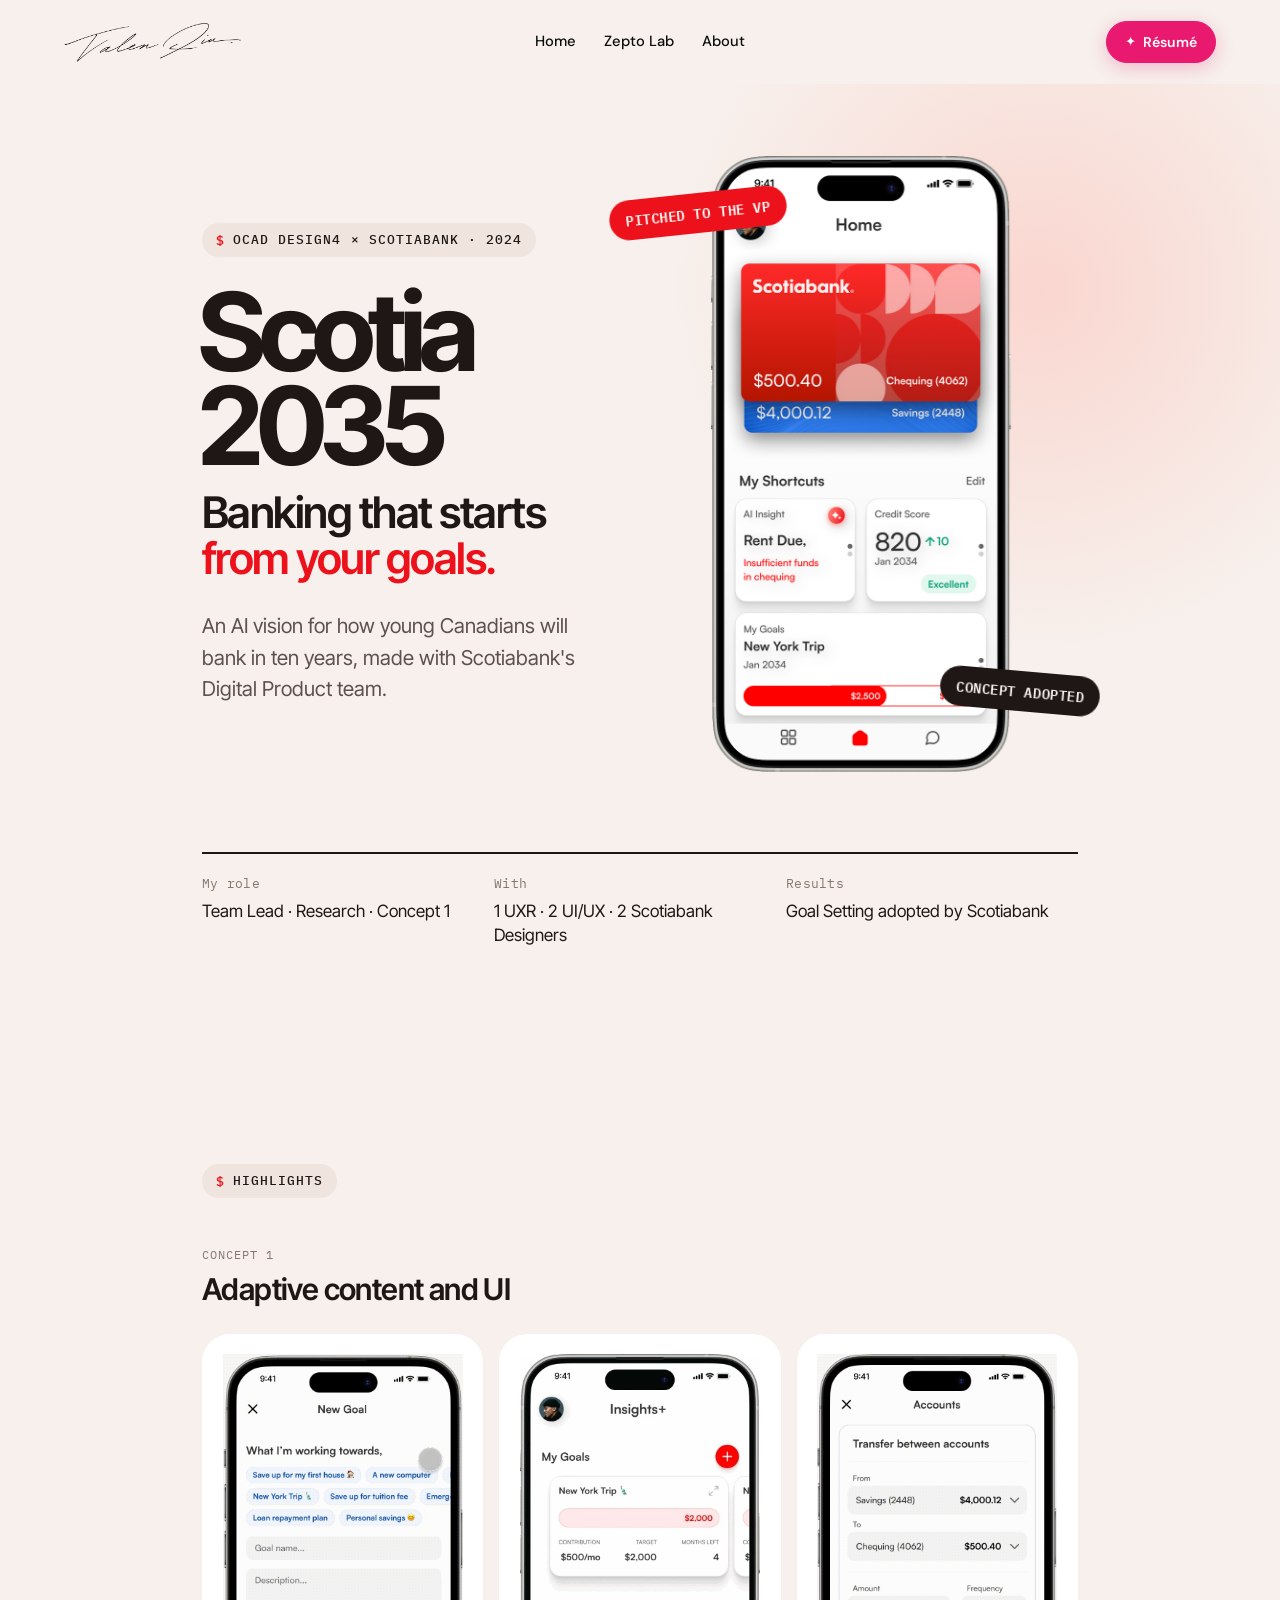
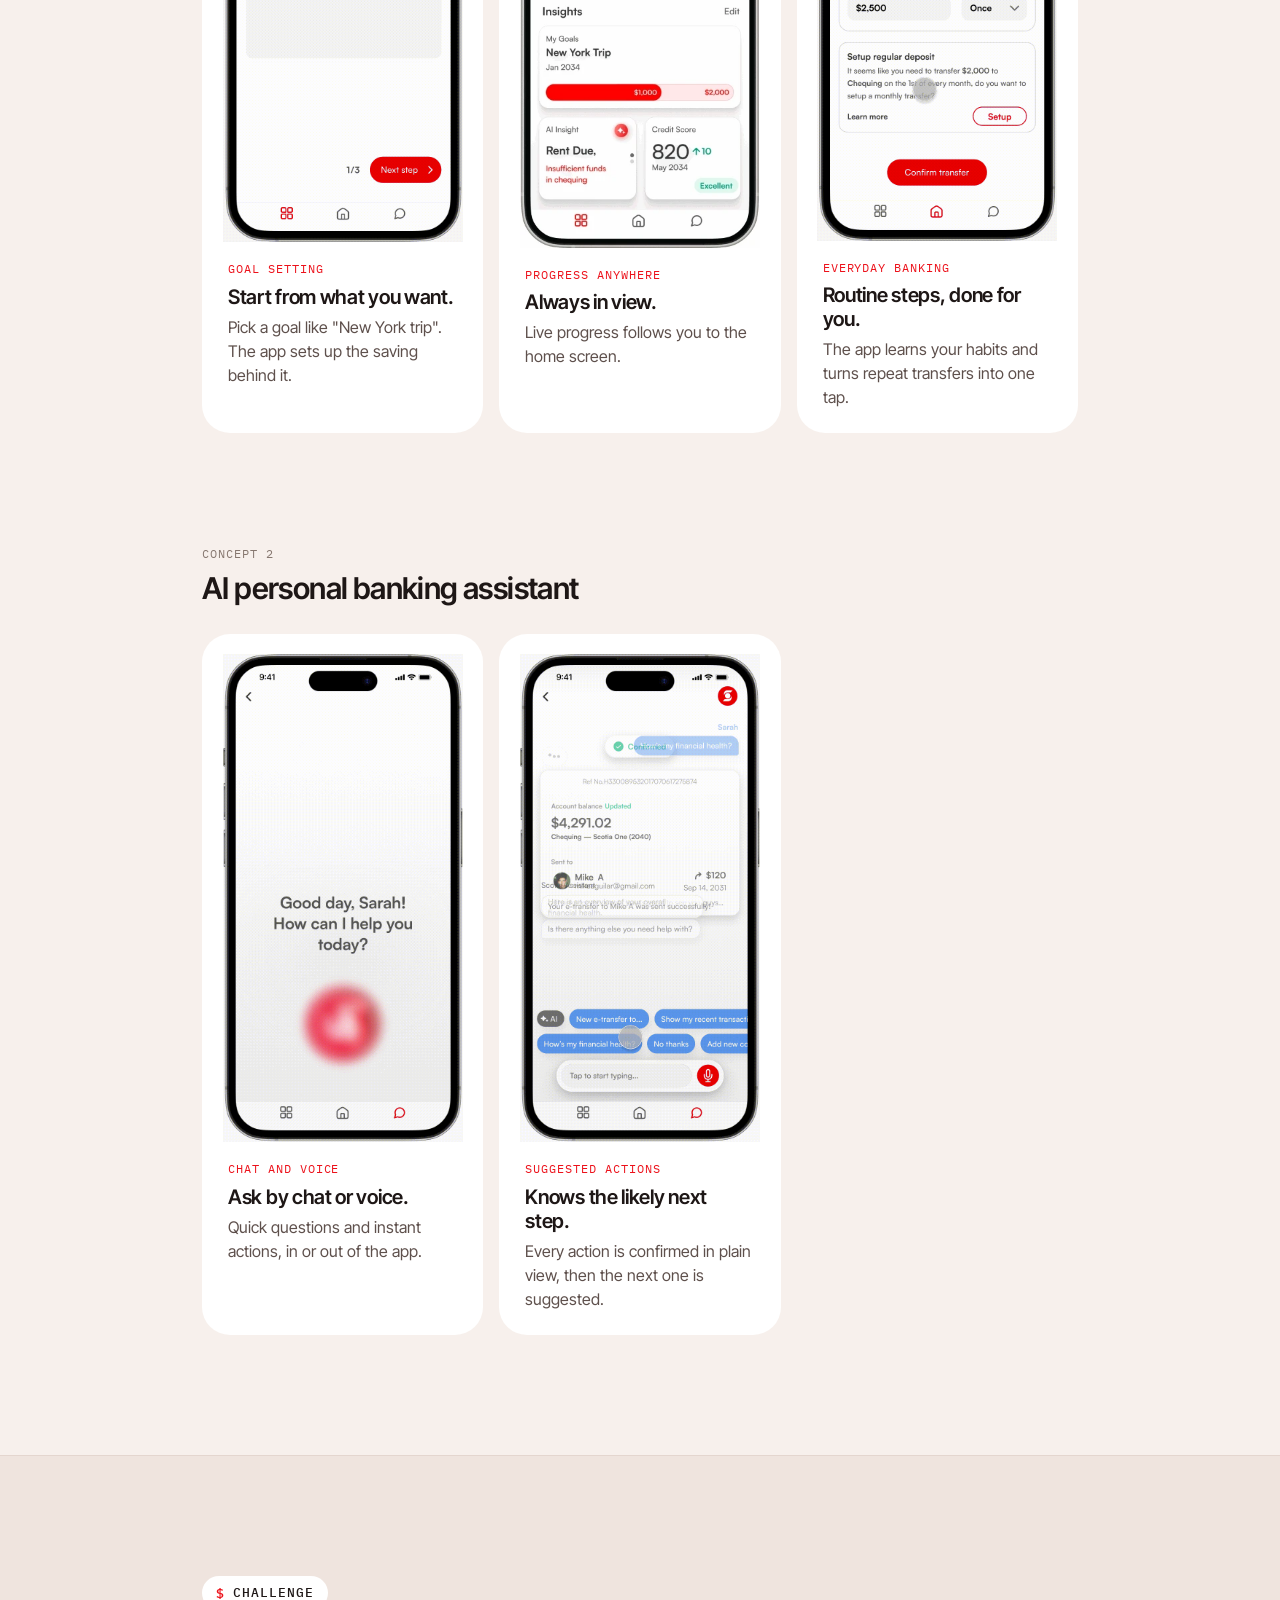
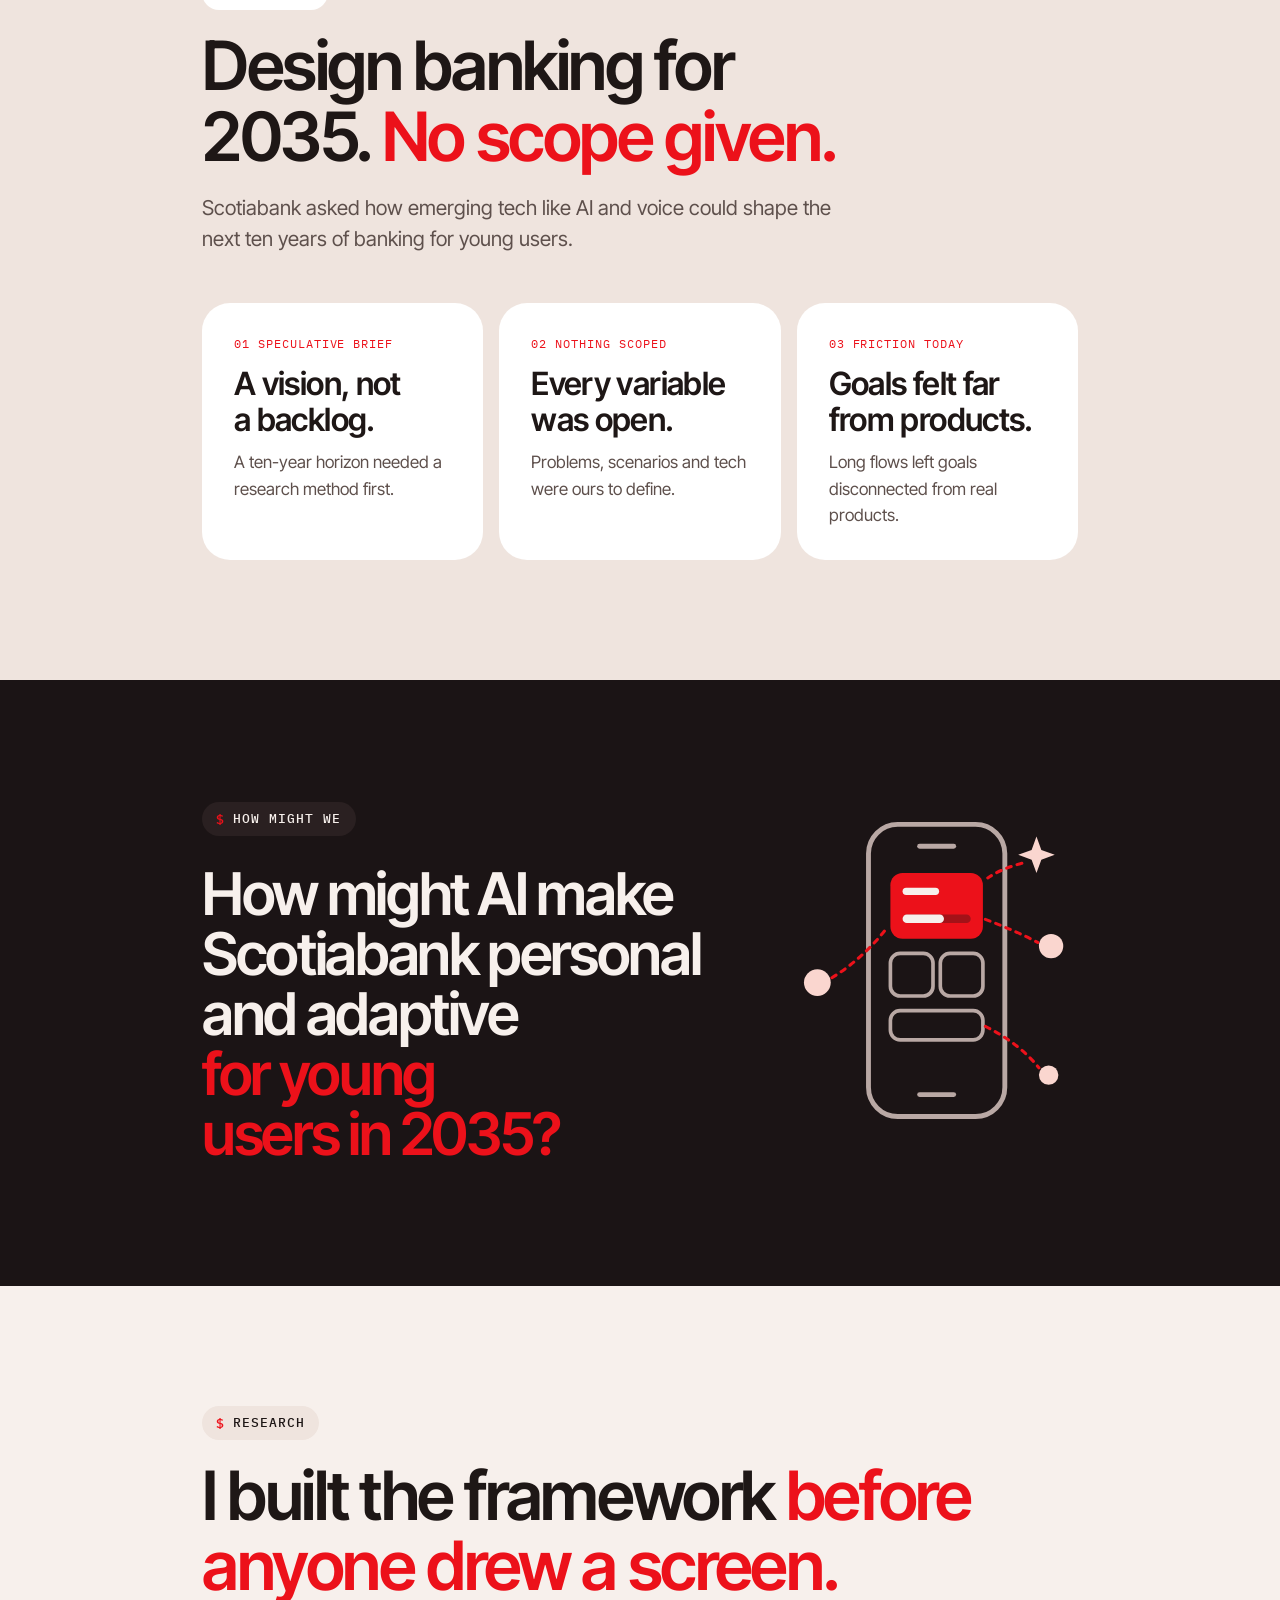
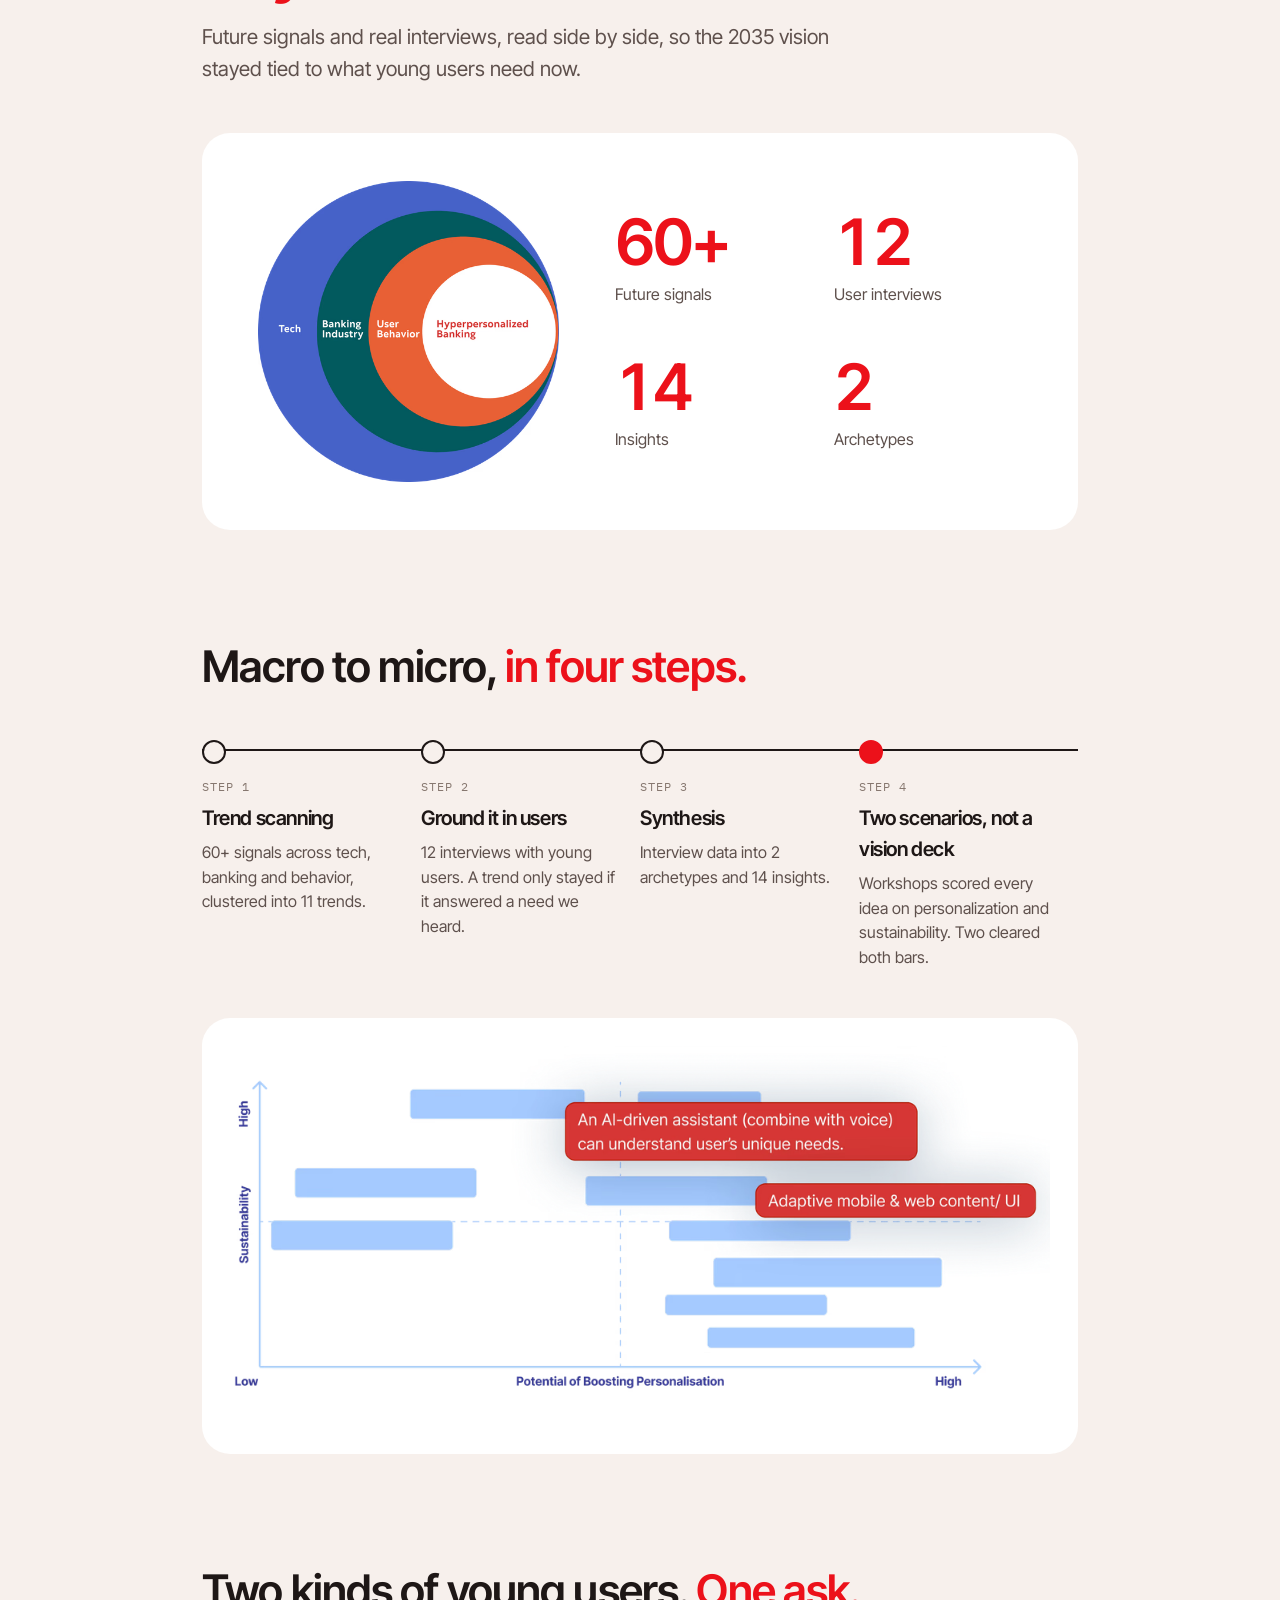
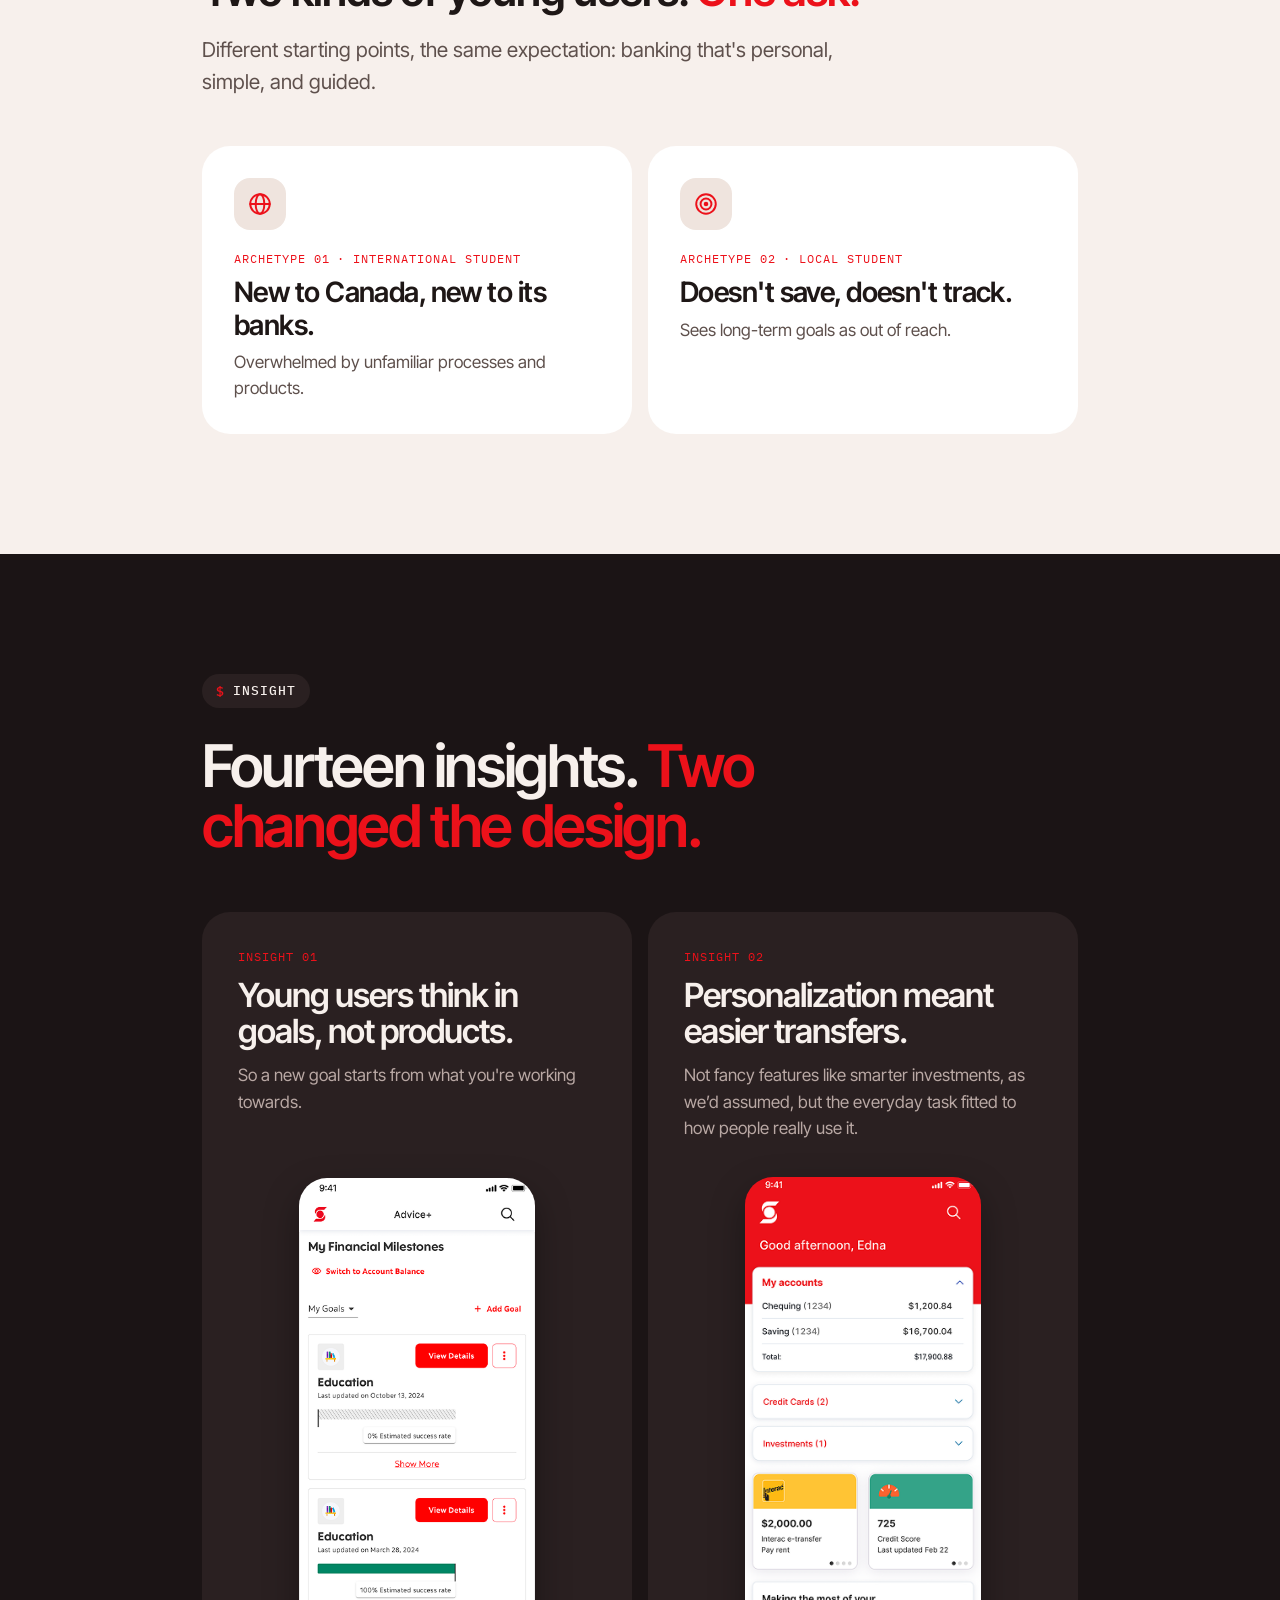
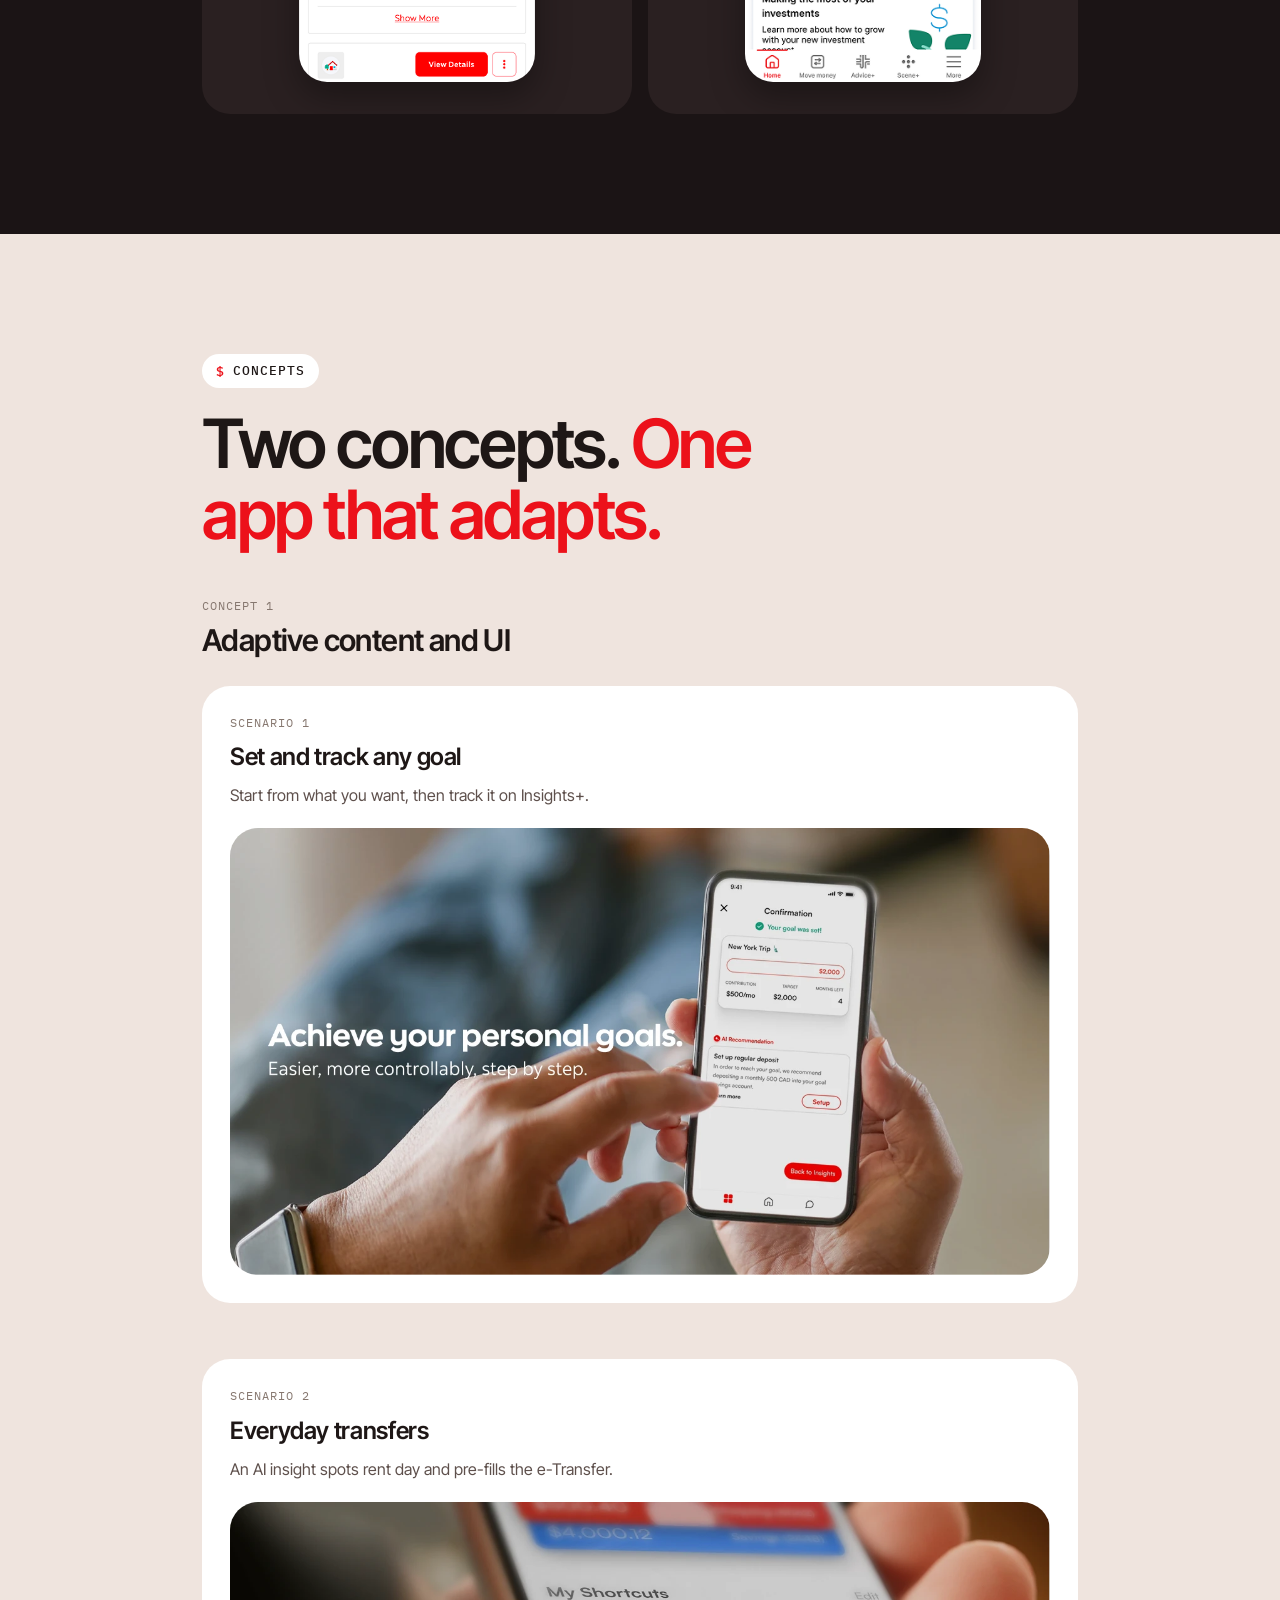
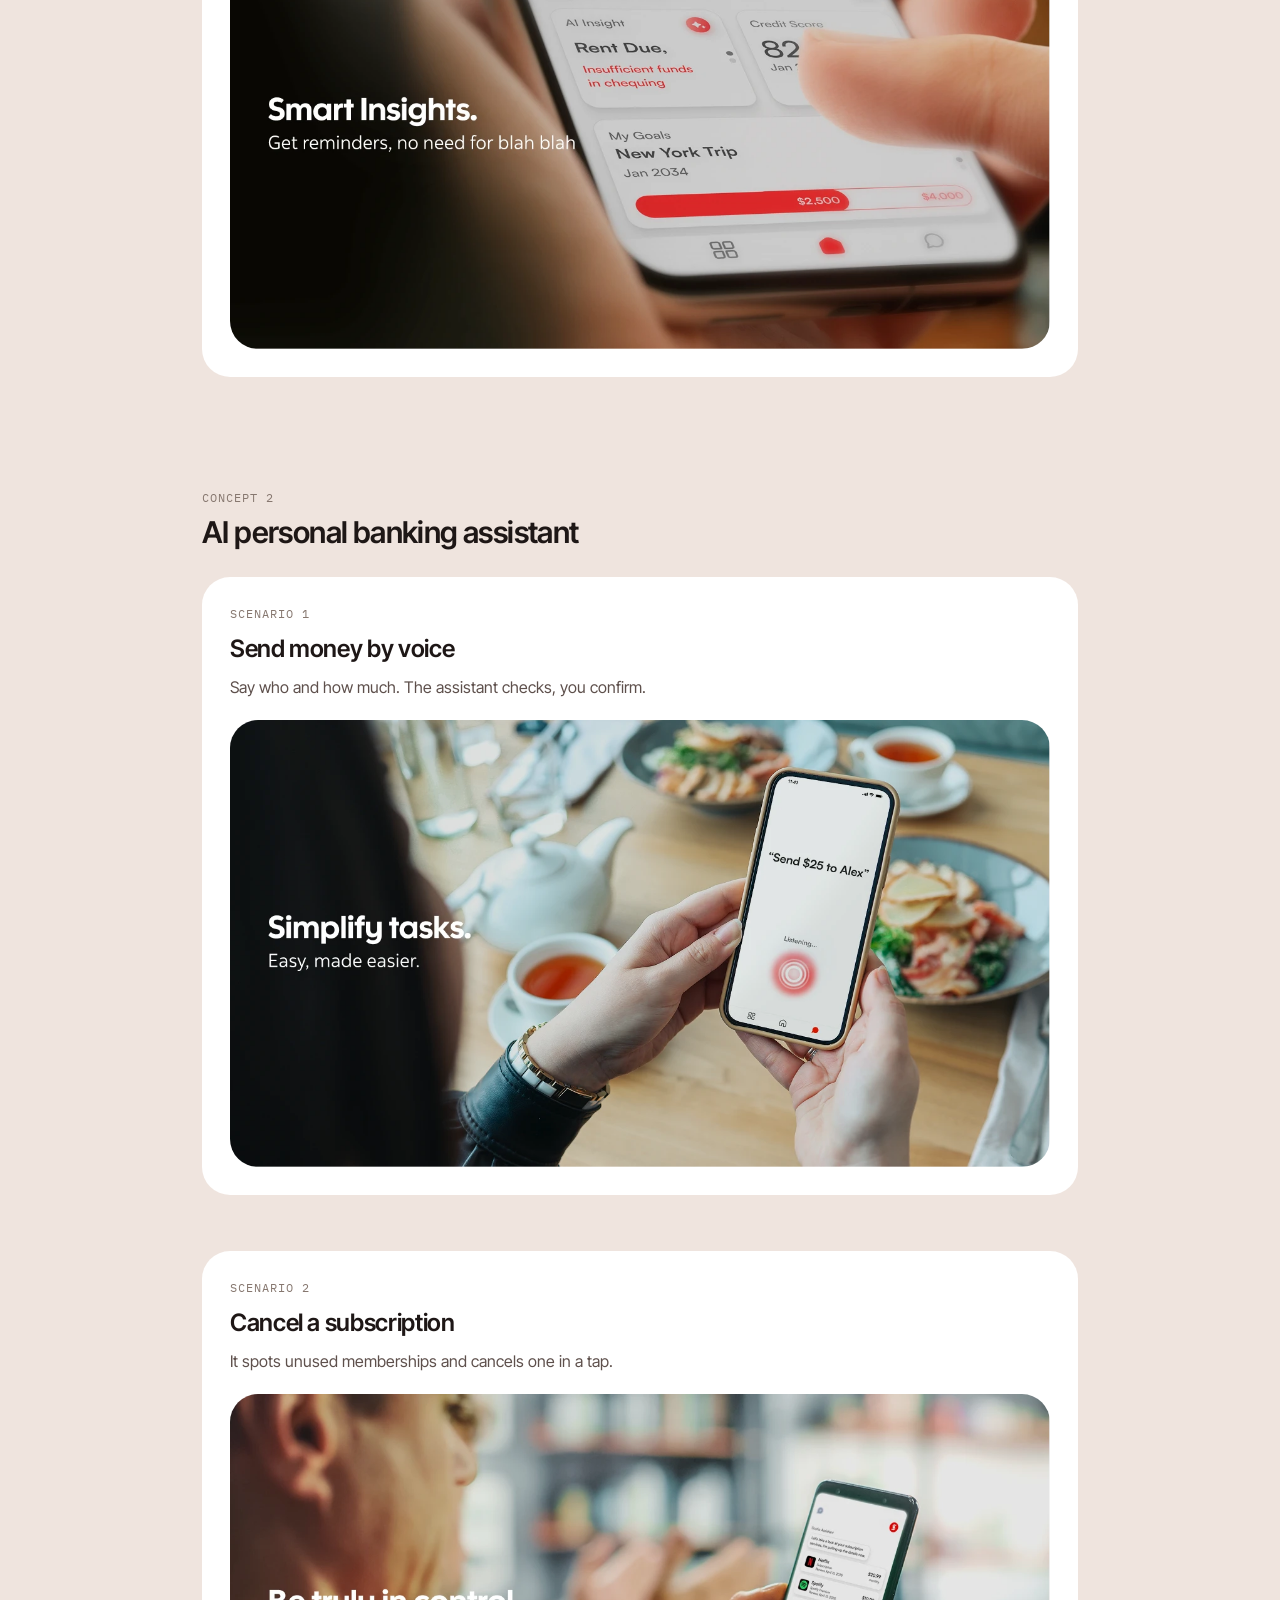
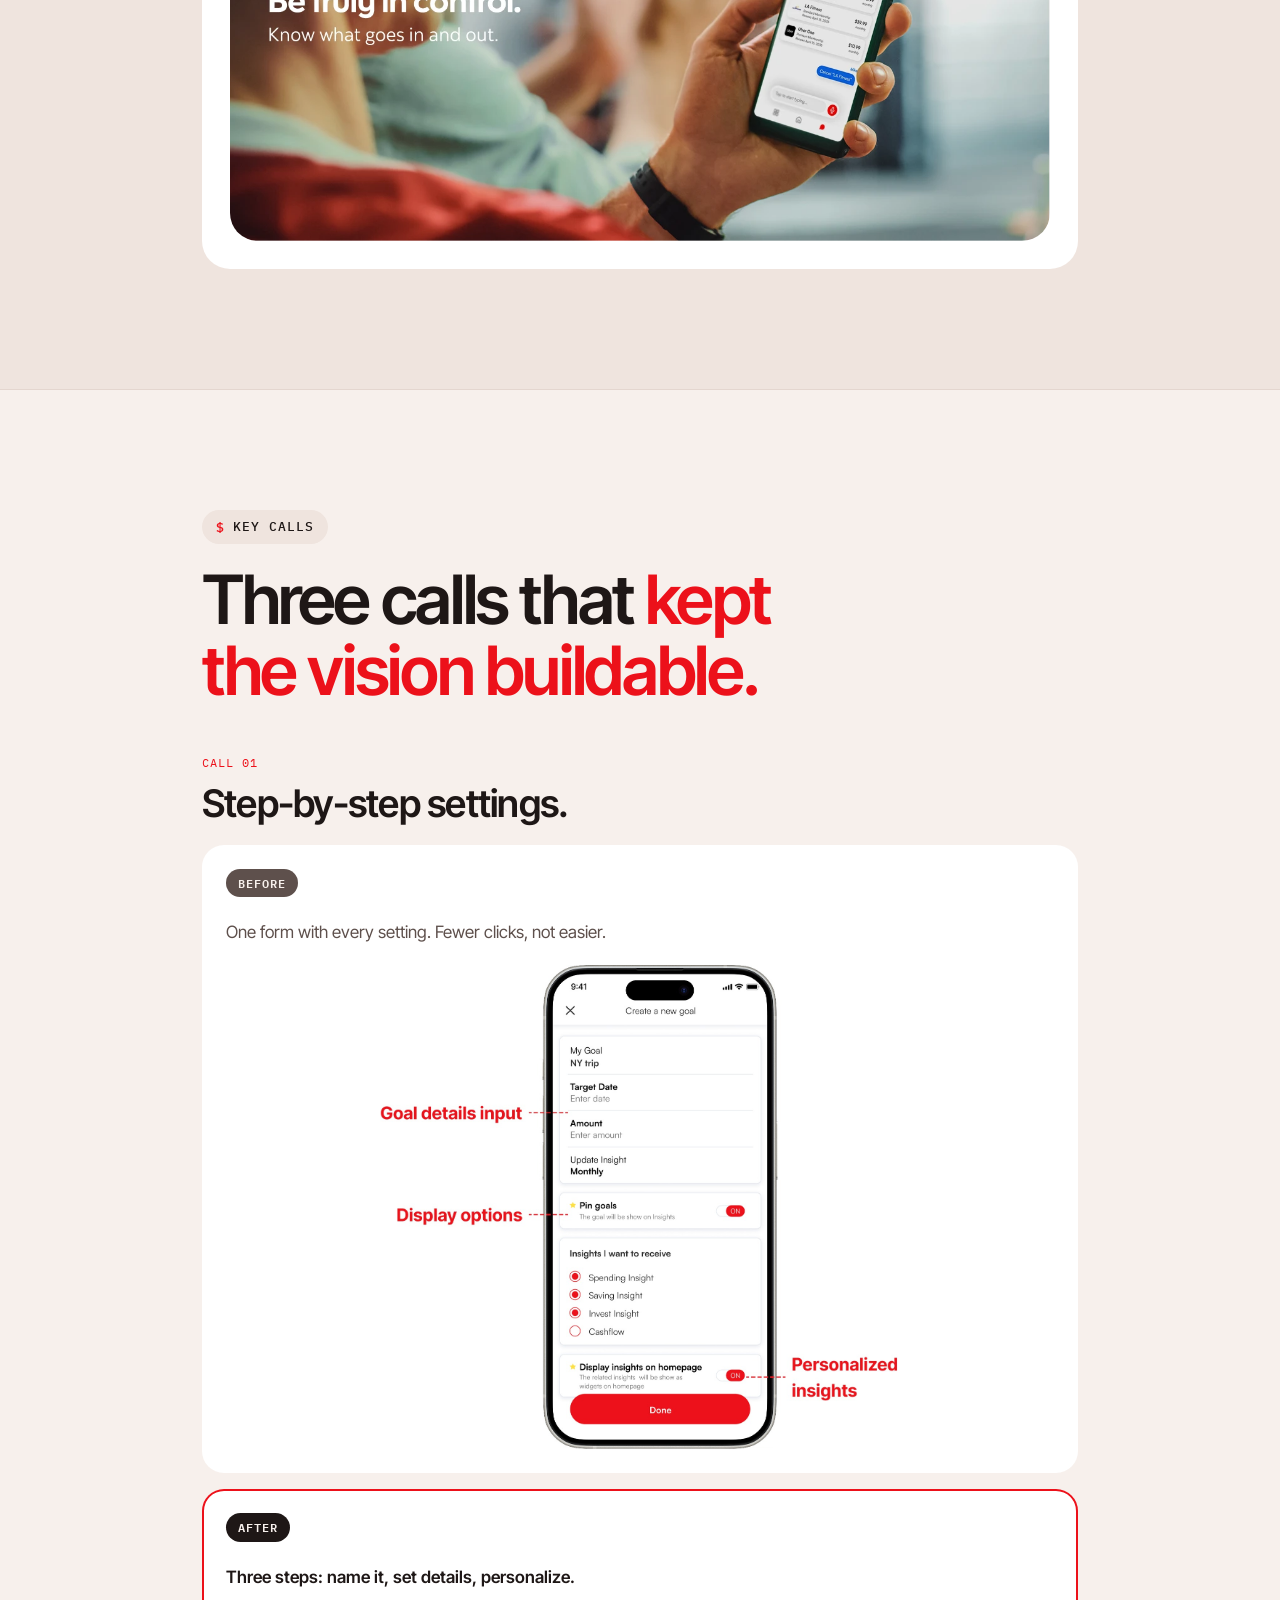
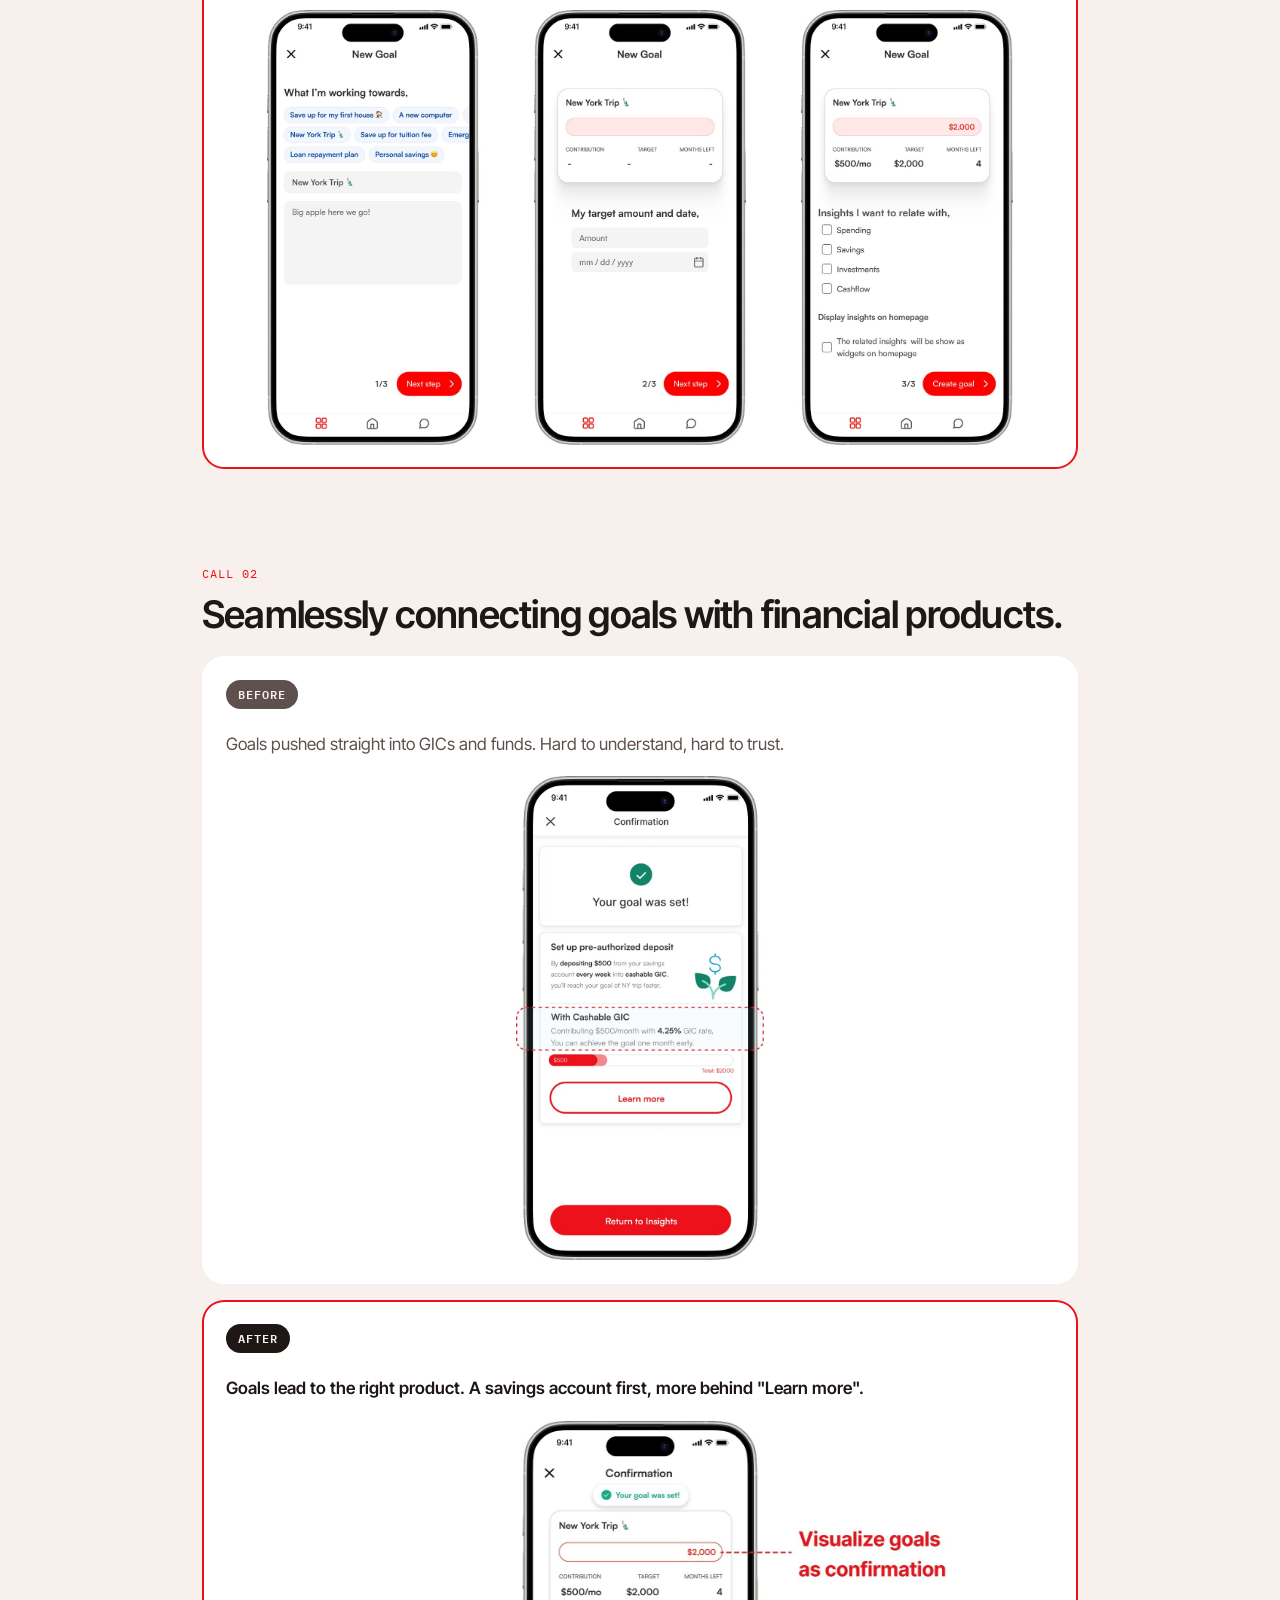
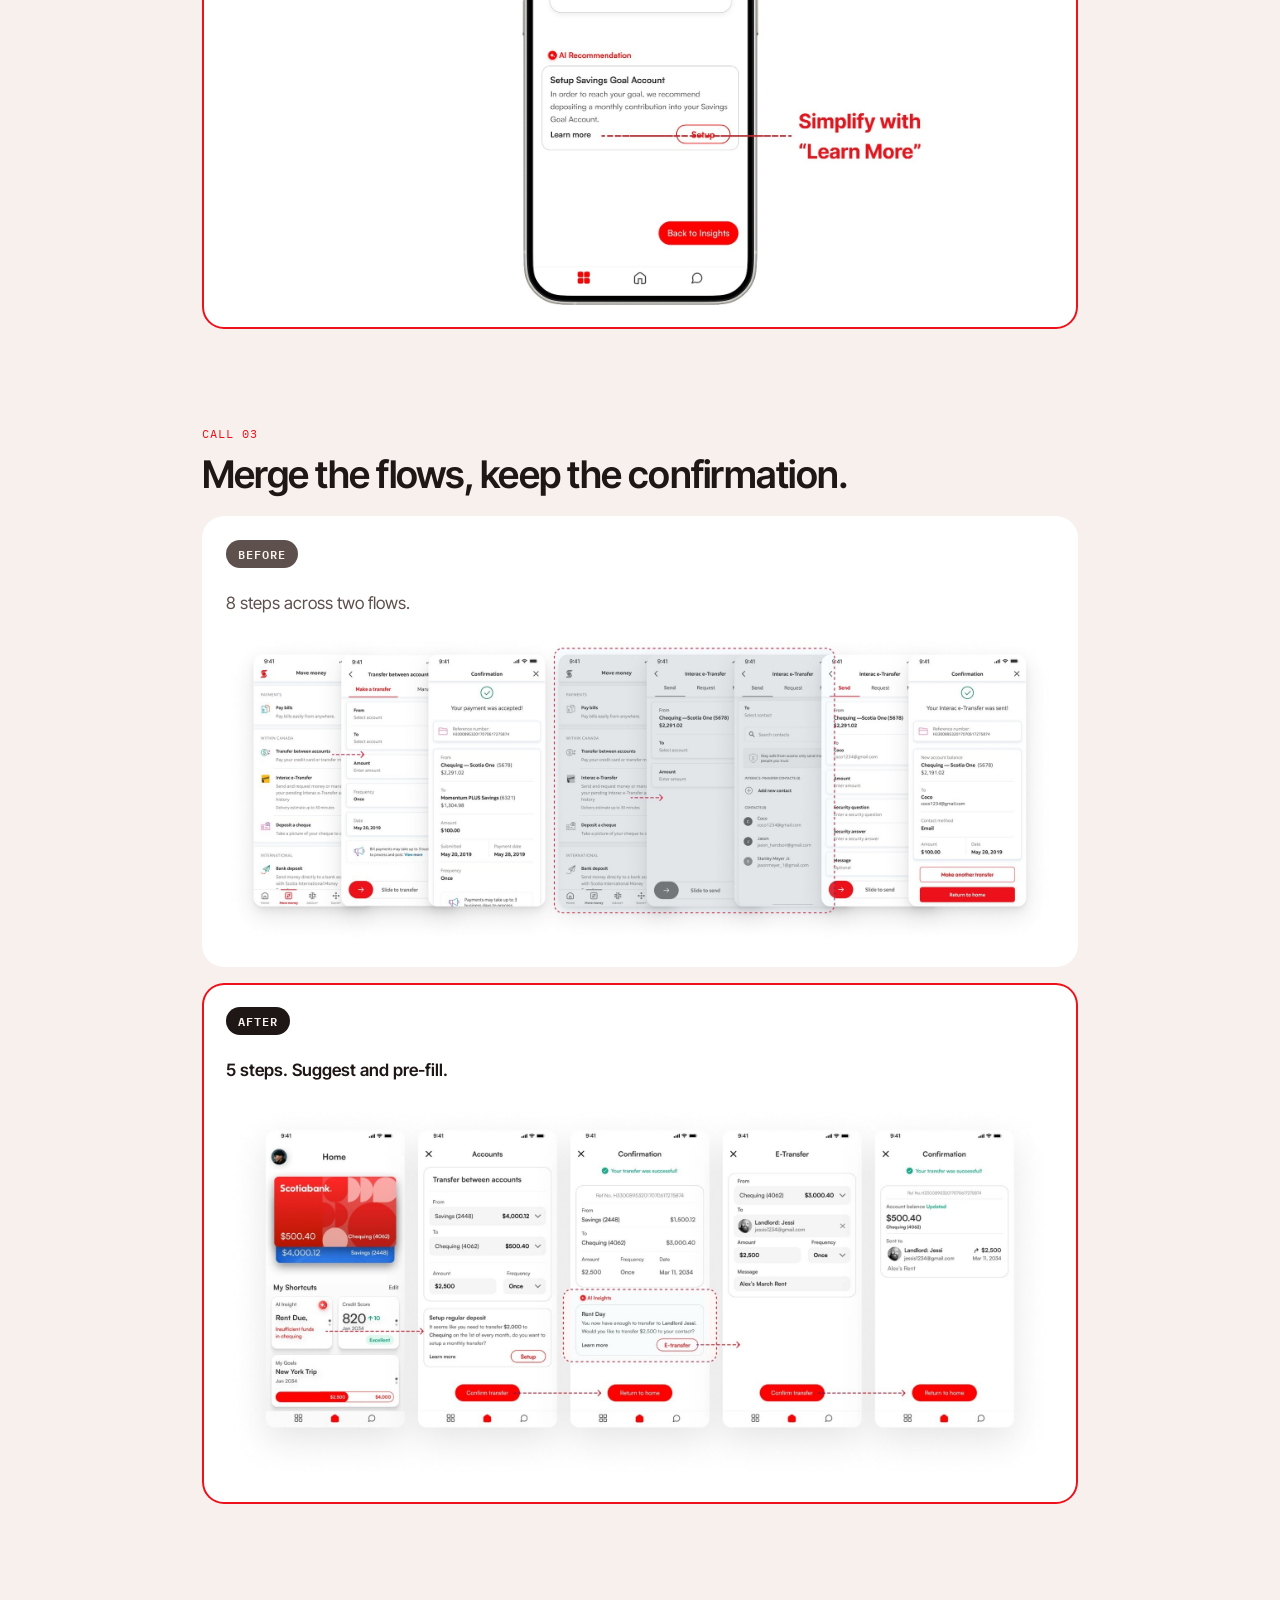
<file: scotia/index.html>
<!doctype html>
<html lang="en">
<head>
<meta charset="utf-8">
<script src="../gate.js"></script>
<link rel="stylesheet" href="../pixel-cursor.css">
<meta name="viewport" content="width=device-width,initial-scale=1,viewport-fit=cover">
<meta name="description" content="Scotiabank 2035: an AI vision for how young Canadians bank. Research framework and concept work with Scotiabank's Digital Product team. A case study by Valen Qiu.">
<link rel="icon" href="../favicon.ico" sizes="any">
<link rel="icon" type="image/png" sizes="32x32" href="../images/favicon-32.png">
<link rel="icon" type="image/png" sizes="192x192" href="../images/favicon-192.png">
<link rel="apple-touch-icon" sizes="180x180" href="../images/apple-touch-icon.png">
<title>Scotiabank Case Study</title>
<script src="../analytics.js"></script>
<link rel="preconnect" href="https://fonts.googleapis.com">
<link rel="preconnect" href="https://fonts.gstatic.com" crossorigin>
<link rel="stylesheet" href="https://fonts.googleapis.com/css2?family=Inter+Tight:ital,wght@0,400..800;1,400..800&family=Instrument+Serif:ital@0;1&family=IBM+Plex+Mono:wght@400;500;600&family=DM+Sans:opsz,wght@9..40,400;9..40,500;9..40,600;9..40,700;9..40,800&family=DM+Mono:wght@400&display=swap">
<style>
body{margin:0}
/* Layout: one long scroll, same skeleton as LOOP / Gauth / Haier OS.
   Blush paper from the hero render, Scotia red for emphasis, the savings-card blue as a second note,
   deep warm ink for the "turn" sections. */
:root{
  --paper:#F7F0EC; --paper-2:#EFE4DE; --card:#FFFFFF; --ink:#1E1716; --ink-2:#5E504C; --ink-3:#86776F;
  --line:#E4D6CF; --acc:#EC111A; --acc-bright:#EC111A; --on-acc:#FFFFFF; --mint:#FAD6CF; --blue:#3E5BD8;
  --night:#1B1415; --night-2:#2A2021; --night-fg:#F7F0EC; --night-line:#3E3234; --night-soft:#B9A8A4; --night-acc:#EC111A;
  --f-display:'Inter Tight','Helvetica Neue',Arial,sans-serif;
  --f-serif:'Instrument Serif',Georgia,'Times New Roman',serif;
  --f-mono:'IBM Plex Mono',ui-monospace,Menlo,Consolas,monospace;
  --wrap:1200px; --r:28px;
}
*{box-sizing:border-box}
html{scroll-behavior:smooth}
body{background:var(--paper);color:var(--ink);font-family:var(--f-display);font-size:18px;line-height:1.55;-webkit-font-smoothing:antialiased}
body::before{content:"";position:fixed;inset:0 0 auto;height:env(safe-area-inset-top,0px);z-index:30;background:var(--paper)}
p,h1,h2,h3,h4,ul,ol,figure,dl,dd,blockquote{margin:0}
ul,ol{padding:0;list-style:none}
a{color:inherit}
img{display:block;max-width:100%}
:focus-visible{outline:3px solid var(--acc-bright);outline-offset:2px}
.wrap{max-width:var(--wrap);margin-inline:auto;padding-left:max(24px,env(safe-area-inset-left,0px));padding-right:max(24px,env(safe-area-inset-right,0px))}
section{padding-block:120px}
section+section{border-top:1px solid var(--line)}
.night{background:var(--night);color:var(--night-fg);border-top:0!important}
.night+section{border-top:0}
.tint{background:var(--paper-2)}
.block{margin-top:112px}

/* type */
.pill{display:inline-flex;align-items:center;gap:8px;font-family:var(--f-mono);font-size:13px;font-weight:500;letter-spacing:.08em;text-transform:uppercase;background:var(--paper-2);color:var(--ink);border-radius:999px;padding:7px 14px;align-self:flex-start}
.pill::before{content:"$";color:var(--acc-bright);font-size:13px;font-weight:600}
.tint .pill{background:var(--card)}
.night .pill{background:var(--night-2);color:var(--night-fg)}
.night .pill::before{color:var(--night-acc)}
h2.big{font-size:clamp(34px,5.4vw,68px);font-weight:600;line-height:1.04;letter-spacing:-.035em;text-wrap:balance;max-width:21ch}
h3{font-size:clamp(24px,2.6vw,32px);font-weight:600;line-height:1.12;letter-spacing:-.02em;text-wrap:balance}
.h3l{font-size:clamp(28px,3.4vw,44px)}
.lede{font-size:clamp(18px,1.6vw,21px);color:var(--ink-2);max-width:54ch}
.head{display:flex;flex-direction:column;gap:20px;margin-bottom:48px}
.k{font-family:var(--f-mono);font-size:12px;letter-spacing:.08em;text-transform:uppercase;color:var(--ink-3)}
.acc{color:var(--acc)}
.serif{font-family:inherit;font-style:normal;font-weight:inherit;letter-spacing:inherit}
.sticker{display:inline-block;font-family:var(--f-mono);font-weight:600;font-size:14px;letter-spacing:.04em;text-transform:uppercase;border-radius:999px;padding:9px 16px;background:var(--acc-bright);color:var(--on-acc);transition:transform .25s cubic-bezier(.3,1.6,.5,1)}
.sticker.ink{background:var(--ink);color:var(--paper)}
.sticker.blue{background:var(--blue);color:#fff}
.sticker:hover{transform:rotate(0deg) scale(1.06)!important}
.card{background:var(--card);border-radius:var(--r);padding:28px;min-width:0}
.cap{font-size:15px;color:var(--ink-3);margin-top:14px}

/* hero */
.hero{padding-block:72px 96px;position:relative;overflow:hidden}
.hero::before{content:"";position:absolute;right:-12%;top:-20%;width:62%;aspect-ratio:1;border-radius:50%;background:radial-gradient(circle,var(--mint) 0%,transparent 65%);pointer-events:none}
.hero-grid{position:relative;display:grid;grid-template-columns:.95fr 1.05fr;gap:48px;align-items:center}
.hero h1{font-size:clamp(84px,13vw,176px);font-weight:700;line-height:.86;letter-spacing:-.065em;margin-top:28px}
.hero .tag{font-weight:600;font-size:clamp(32px,4.4vw,56px);line-height:1.05;margin-top:18px;letter-spacing:-.035em}
.hero .tag .serif{color:var(--acc)}
.hero .lede{margin-top:28px}
.hero-art{position:relative;min-width:0}
.hero-phone{position:relative;width:min(100%,300px);margin:0 auto}
.heroimg{display:block;width:100%;height:auto}
@media (max-width:900px){.hero-phone{width:min(100%,260px)}.s1{right:-12%;bottom:8%}.s2{left:-12%;top:4%}}
.hero-art .sticker{position:absolute}
.s1{right:-30%;bottom:10%;transform:rotate(5deg)}
.s2{left:-34%;top:6%;transform:rotate(-6deg)}
.tldr{position:relative;margin-top:80px;display:grid;grid-template-columns:repeat(3,1fr);border-top:2px solid var(--ink)}
.tldr div{padding:20px 20px 0 0;display:flex;flex-direction:column;gap:6px;min-width:0}
.tldr dt{font-family:var(--f-mono);font-size:13px;letter-spacing:.02em;color:var(--ink-3)}
.tldr dd{font-size:17px;line-height:1.4}
@media (max-width:900px){.hero-grid{grid-template-columns:1fr}.tldr{grid-template-columns:repeat(2,1fr);row-gap:8px}}

/* highlights: phone recordings, grouped by concept */
.cgroup+.cgroup{margin-top:72px}
.cgroup-h{display:flex;flex-direction:column;align-items:flex-start;gap:8px;margin-bottom:20px}
.cgroup-h h3{font-size:clamp(22px,2.4vw,30px)}
.mine{font-family:var(--f-mono);font-size:12px;font-weight:600;letter-spacing:.06em;text-transform:uppercase;background:var(--acc-bright);color:#fff;border-radius:999px;padding:4px 10px;transform:rotate(-2deg);display:inline-block}
.phones{display:grid;grid-template-columns:repeat(3,minmax(0,1fr));gap:16px}
.phone{background:var(--card);border-radius:var(--r);padding:20px 20px 24px;display:flex;flex-direction:column;gap:18px;min-width:0}
.phone .pic{background:var(--card);display:flex;justify-content:center}
.phone .pic img{width:min(100%,240px);height:auto}
.phone .ft{display:flex;flex-direction:column;gap:6px;padding:0 6px}
.phone .ft .k{color:var(--acc)}
.phone h4{font-size:20px;font-weight:600;letter-spacing:-.015em;line-height:1.2}
.phone p{font-size:16px;color:var(--ink-2);line-height:1.5}
@media (max-width:900px){.phones{grid-template-columns:repeat(2,minmax(0,1fr))}}
@media (max-width:560px){.phones{grid-template-columns:1fr}.phone .pic img{width:min(100%,220px)}}

/* challenge */
.three{display:grid;grid-template-columns:repeat(3,minmax(0,1fr));gap:16px}
.prob{border-radius:var(--r);padding:32px;display:flex;flex-direction:column;gap:12px;min-width:0;background:var(--card)}
.prob .k{color:var(--acc)}
.prob p{font-size:17px;color:var(--ink-2)}
.q{margin-top:16px;background:var(--night);color:var(--night-fg);border-radius:var(--r);padding:48px;display:flex;flex-direction:column;gap:20px}
.q .k{color:var(--night-soft)}
.q p{font-size:clamp(26px,3.4vw,44px);font-weight:600;line-height:1.15;letter-spacing:-.025em;text-wrap:balance;max-width:28ch}
.q .acc{color:var(--night-acc)}
@media (max-width:900px){.three{grid-template-columns:1fr}}


/* how might we: dark "turn" section, same as the design-direction screens on the other case studies */
.turn{display:grid;grid-template-columns:1.3fr .7fr;gap:48px;align-items:center}
.turn h2{font-size:clamp(36px,4.6vw,62px);font-weight:600;line-height:1.02;letter-spacing:-.04em;text-wrap:balance;margin-top:28px}
.turn h2 .serif{display:block;color:var(--night-acc)}
.turn svg{width:100%;max-width:280px;height:auto;justify-self:center}
@media (max-width:820px){.turn{grid-template-columns:1fr;gap:40px}.turn svg{max-width:220px}}

/* research */
.frame{display:grid;grid-template-columns:minmax(0,.85fr) minmax(0,1.15fr);gap:56px;align-items:center;background:var(--card);border-radius:var(--r);padding:48px 56px}
.frame img{width:100%;max-width:400px;height:auto;margin-inline:auto}
.stats{display:grid;grid-template-columns:repeat(2,minmax(0,1fr));gap:48px 32px}
.stats div{display:flex;flex-direction:column;gap:8px;min-width:0}
.stats b{font-size:clamp(44px,5vw,72px);font-weight:600;line-height:1;letter-spacing:-.045em;color:var(--acc);font-variant-numeric:tabular-nums}
.stats span{font-size:16px;color:var(--ink-2)}
@media (max-width:820px){.frame{grid-template-columns:1fr;gap:24px;padding:28px 20px}.frame img{max-width:260px}.stats{gap:28px 20px}.stats div{align-items:center;text-align:center}}
.steps4{display:grid;grid-template-columns:repeat(4,1fr);position:relative}
.steps4::before{content:"";position:absolute;left:0;right:0;top:11px;border-top:2px solid var(--ink)}
.steps4 li{position:relative;padding:40px 24px 0 0;display:flex;flex-direction:column;gap:6px;min-width:0}
.steps4 li::before{content:"";position:absolute;left:0;top:2px;width:20px;height:20px;border-radius:50%;background:var(--paper);border:2.5px solid var(--ink)}
.steps4 li:last-child::before{background:var(--acc-bright);border-color:var(--acc-bright)}
.steps4 b{font-size:20px;font-weight:600;letter-spacing:-.02em}
.steps4 p{font-size:16px;color:var(--ink-2)}
@media (max-width:820px){.steps4{grid-template-columns:1fr;row-gap:28px}.steps4::before{left:9px;right:auto;top:12px;height:calc(100% - 60px);border-top:0;border-left:2px solid var(--ink)}.steps4 li{padding:0 0 0 40px}.steps4 li::before{top:0}}
.who ul{display:grid;grid-template-columns:1fr 1fr;gap:16px}
.who li{background:var(--card);border-radius:var(--r);padding:32px;display:flex;flex-direction:column;gap:8px;min-width:0}
.who .ico{width:52px;height:52px;border-radius:16px;background:var(--paper-2);color:var(--acc);display:grid;place-items:center;margin-bottom:12px}
.who li .k{color:var(--acc)}
.who li b{font-size:clamp(22px,2.4vw,28px);font-weight:600;letter-spacing:-.02em;line-height:1.15}
.who li p{font-size:17px;color:var(--ink-2)}
.who .cap{margin-top:20px}
@media (max-width:820px){.who ul{grid-template-columns:1fr}.who li{padding:24px}}

/* insight */
.ihead h2{font-size:clamp(36px,4.6vw,62px);font-weight:600;line-height:1.02;letter-spacing:-.04em;text-wrap:balance;margin-top:28px;max-width:20ch}
.ihead h2 .serif{color:var(--night-acc)}
.ins{margin-top:56px;display:grid;grid-template-columns:1fr 1fr;gap:16px}
.ins li{background:var(--night-2);border-radius:var(--r);padding:36px 36px 0;display:flex;flex-direction:column;gap:12px;min-width:0;overflow:hidden}
.ins .k{color:var(--night-acc)}
.ins b{font-size:clamp(24px,2.6vw,34px);font-weight:600;line-height:1.08;letter-spacing:-.03em;text-wrap:balance}
.ins p{font-size:17px;color:var(--night-soft)}
.ishot{margin-top:auto;padding-top:24px;display:flex;justify-content:center}
.ishot{padding-bottom:32px}
.ishot img{width:min(66%,260px);height:auto;border-radius:28px;box-shadow:0 14px 34px rgba(0,0,0,.35)}
@media (max-width:820px){.ins{grid-template-columns:1fr}.ins li{padding:26px 26px 0}}

/* research extras */
.matrix{margin-top:48px;background:var(--card);border-radius:var(--r);padding:28px}
.matrix img{width:100%;height:auto}
@media (max-width:700px){.matrix{padding:14px}}

/* before / after */
.scen+.scen{margin-top:56px}
.cgroup .cgroup-h{margin-bottom:28px}
.scen-h{display:flex;flex-direction:column;align-items:flex-start;gap:6px;margin-bottom:16px}
.scen-h h4{font-size:clamp(19px,1.9vw,24px);font-weight:600;letter-spacing:-.015em}
.cgroup .scen:first-of-type{margin-top:0}
.gal{display:grid;grid-template-columns:repeat(3,minmax(0,1fr));gap:16px}
.gal img{width:100%;height:auto;aspect-ratio:16/9;object-fit:cover;border-radius:20px;background:var(--card)}
@media (max-width:820px){.gal{grid-template-columns:1fr}}
.metric{font-family:var(--f-mono);font-size:13px;font-weight:600;letter-spacing:.04em;background:var(--acc-bright);color:#fff;border-radius:999px;padding:5px 12px}
.scen-p{font-size:16px;color:var(--ink-2);margin:-8px 0 16px}
.scen-pic{background:var(--card);border-radius:var(--r);padding:28px;overflow:hidden}
.scen-pic img{width:100%;height:auto;border-radius:var(--r)}
@media (max-width:700px){.scen-pic{padding:14px}}
.cgroup+.cgroup{margin-top:112px}
/* key calls: before / after, same pattern as the Wander and LOOP case studies */
.ba{display:flex;flex-direction:column;gap:96px}
.ba-why{display:flex;flex-direction:column;gap:10px;margin-bottom:20px}
.ba-why .k{color:var(--acc)}
.ba-why h3{font-size:clamp(26px,3vw,38px)}
.ba-row{display:grid;grid-template-columns:1fr 1fr;gap:16px}
.ba-box{border-radius:22px;padding:24px;display:grid;grid-template-columns:minmax(0,1fr) 170px;gap:20px;align-items:center;min-width:0;background:var(--card)}
.ba-box.a{box-shadow:inset 0 0 0 2px var(--acc-bright)}
.ba-box.noshot{grid-template-columns:1fr;align-items:start}
.ba-box .t{display:flex;flex-direction:column;gap:10px;min-width:0}
.ba-box .cap{font-size:17px;line-height:1.4;color:var(--ink-2)}
.ba-box.a .cap{color:var(--ink);font-weight:600}
.ba-box .shot{width:170px}
.ba-row.wide{grid-template-columns:1fr}
.ba-row.wide .ba-box{grid-template-columns:1fr;gap:20px;align-items:start}
.ba-row.wide .ba-box .shot{width:100%;overflow-x:auto}
.ba-row.wide .ba-box.narrow .shot img{width:90%;margin:0 auto}
.ba-row.wide .ba-box.single .shot{display:flex;justify-content:center}
.ba-row.wide .ba-box.single .shot img{width:520px;max-width:100%;flex:none}
.ba-row.wide .ba-box.single.fh .shot img{width:auto;height:484px}
.ba-box .shot img,.ba-box .shot video{display:block;width:100%;height:auto;border-radius:16px}
.lab{align-self:flex-start;font-family:var(--f-mono);font-size:12px;font-weight:600;letter-spacing:.08em;border-radius:999px;padding:5px 12px;background:var(--ink-2);color:var(--paper)}
.ba-box.a .lab{background:var(--ink);color:var(--paper)}
@media (max-width:760px){.ba{gap:72px}.ba-row{grid-template-columns:1fr;gap:12px}.ba-box{grid-template-columns:minmax(0,1fr) 120px;padding:20px}.ba-box .shot{width:120px}.ba-box.noshot{grid-template-columns:1fr}.ba-row.wide .ba-box{gap:16px}.ba-row.wide .ba-box .shot img{width:680px;max-width:none}.ba-row.wide .ba-box.narrow .shot img{width:612px;max-width:none}.ba-row.wide .ba-box.single .shot img{width:480px}.ba-row.wide .ba-box.single.fh .shot img{width:auto;height:auto}}

/* design system */
.lib{background:var(--card);border-radius:var(--r);padding:24px;overflow:hidden}
.lib img{width:100%;height:auto}

/* outcome */
.onums{display:grid;grid-template-columns:repeat(3,1fr);margin-bottom:40px}
.onums>div{display:flex;flex-direction:column;gap:10px;min-width:0;padding-right:24px}
.onums>div+div{border-left:1.5px solid var(--line);padding-left:32px}
.onums b{font-size:clamp(40px,7vw,88px);font-weight:600;line-height:.95;letter-spacing:-.05em;color:var(--acc);font-variant-numeric:tabular-nums}
.onums span{font-size:clamp(13px,1.4vw,17px);color:var(--ink-2)}
.oblocks{display:grid;grid-template-columns:1fr 1fr;gap:16px}
.oblocks li{border-radius:var(--r);padding:32px;display:flex;flex-direction:column;gap:10px;background:var(--card)}
.oblocks b{font-size:clamp(22px,2.6vw,32px);font-weight:600;letter-spacing:-.02em;line-height:1.15}
.oblocks p{font-size:17px;color:var(--ink-2)}
.oblocks blockquote{font-size:19px;line-height:1.45;color:var(--ink);border-left:3px solid var(--acc-bright);padding-left:16px}
.oblocks cite{font-style:normal;font-family:var(--f-mono);font-size:12px;letter-spacing:.06em;text-transform:uppercase;color:var(--ink-3)}
@media (max-width:700px){.oblocks{grid-template-columns:1fr}}

/* reflection */
.close{padding-block:140px 72px}
.rtop h2{font-size:clamp(36px,4.6vw,62px);font-weight:600;line-height:1.02;letter-spacing:-.04em;margin-top:28px;max-width:18ch;text-wrap:balance}
.rtop h2 .serif{display:block;color:var(--night-acc)}
.lessons{margin-top:56px;display:flex;flex-direction:column;gap:16px}
.lessons li{border-radius:var(--r);padding:32px 40px;display:grid;grid-template-columns:64px minmax(0,1fr);gap:16px;align-items:center;background:var(--night-2)}
.lessons li>span{font-family:var(--f-mono);font-size:15px;font-weight:600;color:var(--night-acc)}
.lessons b{font-size:clamp(20px,2.4vw,30px);font-weight:600;line-height:1.1;letter-spacing:-.02em;text-wrap:balance}
.lessons p{margin-top:8px;font-size:16px;color:var(--night-soft);max-width:62ch}
.collage{margin-top:16px;border-radius:var(--r);overflow:hidden;max-width:100%}
.collage img{width:100%;height:auto}
.foot{margin-top:120px;padding-top:24px;border-top:1px solid var(--night-line);display:flex;justify-content:space-between;gap:16px;flex-wrap:wrap;font-family:var(--f-mono);font-size:13px;color:var(--night-soft)}

@media (max-width:600px){
  body{font-size:16px}
  section{padding-block:80px}
  .wrap{padding-left:max(20px,env(safe-area-inset-left,0px));padding-right:max(20px,env(safe-area-inset-right,0px))}
  .hero{padding-block:40px 64px}
  .hero h1{font-size:64px}
  .sticker{font-size:11px;padding:6px 12px}
  .block{margin-top:80px}
  .prob,.oblocks li,.q{padding:22px}
  .onums>div{padding-right:8px}.onums>div+div{padding-left:12px}.onums b{font-size:30px}
  .lessons li{grid-template-columns:40px minmax(0,1fr);padding:22px;gap:12px}
  .lib{padding:12px}
}

@media (prefers-reduced-motion:no-preference){
  .rise{animation:rise .9s cubic-bezier(.2,.8,.2,1) both}
  .rise.d1{animation-delay:.08s}.rise.d2{animation-delay:.16s}
  .pop{animation:pop .7s cubic-bezier(.3,1.6,.5,1) .5s both}
  @keyframes rise{from{transform:translateY(24px)}to{transform:none}}
  @keyframes pop{from{scale:.6}to{scale:1}}
  .phone,.prob,.oblocks li,.lessons li,.who li,.ins li{transition:transform .35s cubic-bezier(.2,.8,.2,1),box-shadow .35s}
  .phone:hover,.prob:hover,.oblocks li:hover,.who li:hover{transform:translateY(-4px);box-shadow:0 14px 30px rgba(60,20,20,.08)}
  .ins li:hover{transform:translateY(-4px)}
  .lessons li:hover{transform:translateY(-3px) rotate(-.4deg)}
  .pill{transition:transform .3s cubic-bezier(.3,1.6,.5,1)}
  .pill:hover{transform:rotate(-3deg)}
  .flow button{transition:background-color .2s,color .2s}
}
/* ── portfolio header & footer (copied from ../index.html) ── */
:root{--pf-bg:#F4EFE8;--pf-ink:#0D0D0C;--pf-muted:#8C8A85;--pf-muted2:#B8B5AE;--pf-pink:#E8196E;--pf-pink-d:#C2145C;--pf-border:rgba(13,13,12,.08);--pf-serif:'Instrument Serif',Georgia,serif;--pf-sans:'DM Sans',system-ui,sans-serif;--pf-mono:'DM Mono','Courier New',monospace;--pf-pg:clamp(1.5rem,5vw,5rem);--pf-ease:cubic-bezier(.16,1,.3,1);--pf-ease-out:var(--pf-ease);--pf-t-fast:.25s;--pf-t-base:.5s}
.nav{position:sticky;top:0;z-index:200;display:grid;grid-template-columns:1fr auto 1fr;align-items:center;padding:1.25rem var(--pf-pg);background:transparent;transition:opacity var(--pf-t-base) var(--pf-ease-out), border-color var(--pf-t-base) var(--pf-ease-out)}
.nav-logo{font-family:var(--pf-sans);font-weight:800;font-size:1.5rem;letter-spacing:-.01em;cursor:var(--cur-hand);transition:color var(--pf-t-fast) var(--pf-ease-out);display:flex;align-items:center;gap:.6rem}
.nav-logo:hover{color:var(--pf-pink)}
.nav-actions{display:flex;align-items:center;gap:.5rem;justify-content:flex-end}
.nav-say-hello,.nav-icon-btn{display:inline-flex;align-items:center;justify-content:center;gap:.4rem;height:42px;background:rgba(255,255,255,.78);-webkit-backdrop-filter:blur(14px) saturate(1.4);backdrop-filter:blur(14px) saturate(1.4);color:var(--pf-ink);border:1px solid rgba(13,13,12,.08);border-radius:999px;box-shadow:0 .3rem 1.1rem rgba(13,13,12,.07);font-family:var(--pf-sans);font-size:.88rem;font-weight:600;text-decoration:none;transition:border-color var(--pf-t-fast) var(--pf-ease-out),box-shadow var(--pf-t-fast) var(--pf-ease-out),transform var(--pf-t-fast) var(--pf-ease-out),color var(--pf-t-fast) var(--pf-ease-out)}
.nav-icon-btn{width:42px;padding:0}
.nav-resume-btn{width:auto!important;padding:0 1.1rem!important;font-size:.88rem!important;font-weight:600!important;gap:.45rem!important;background:var(--pf-pink)!important;border-color:var(--pf-pink)!important;color:#fff!important;box-shadow:0 .3rem 1.1rem rgba(232,25,110,.25)!important}
.nav-resume-btn::before{content:'\2726';color:#fff;font-size:.95em}
.nav-resume-btn:hover{background:var(--pf-pink-d)!important;border-color:var(--pf-pink-d)!important;box-shadow:0 .5rem 1.4rem rgba(232,25,110,.35)!important;transform:translateY(-1px)}
.nav-icon-btn svg{width:17px;height:17px}
.nav-icon-btn:not(.nav-resume-btn):hover{color:var(--pf-pink)}
.nav-hamburger{display:none;background:rgba(255,255,255,.78);-webkit-backdrop-filter:blur(14px);backdrop-filter:blur(14px);color:var(--pf-ink);width:42px;height:42px;border-radius:999px;align-items:center;justify-content:center;border:1px solid rgba(13,13,12,.08);box-shadow:0 .3rem 1.1rem rgba(13,13,12,.07);cursor:var(--cur-hand);flex-shrink:0;padding:0}
.nav-hamburger svg{width:18px;height:18px}
.nav-mobile-menu{display:none;flex-direction:column;justify-content:space-between;position:fixed;top:0;left:0;width:100vw;height:100vh;height:100dvh;background:var(--pf-bg);padding:1.25rem var(--pf-pg) 3rem;box-sizing:border-box;z-index:250;opacity:0;transition:opacity var(--pf-t-base) var(--pf-ease-out)}
.nav-mobile-menu.open{display:flex;opacity:1}
.nav-mobile-top{display:flex;align-items:center;justify-content:space-between}
.nav-mobile-links{display:flex;flex-direction:column;gap:.15rem;margin-top:2rem}
.nav-mobile-item{background:none;border:none;text-align:left;padding:.5rem 0;font-family:var(--pf-sans);font-size:clamp(2.2rem,11vw,3rem);font-weight:700;letter-spacing:-.02em;color:var(--pf-ink);border-radius:0;cursor:var(--cur-hand);text-decoration:none;display:block;transition:color var(--pf-t-fast) var(--pf-ease-out)}
.nav-mobile-item:hover,.nav-mobile-item:active{background:none;color:var(--pf-pink)}
.nav-mobile-cta{display:flex;flex-direction:column;gap:.9rem}
.nav-mobile-cta a{font-family:var(--pf-sans);font-size:1.05rem;font-weight:600;color:var(--pf-pink);text-decoration:none}
.nav-pill-wrap{
  display:flex;align-items:center;gap:1.75rem;
}
.nav-pill-item{
  font-family:var(--pf-sans);font-size:.92rem;font-weight:500;
  color:var(--pf-muted);background:transparent;border:none;
  padding:.3rem 0;border-radius:0;
  cursor:var(--cur-hand);transition:color var(--pf-t-fast) var(--pf-ease);
  text-decoration:none;white-space:nowrap;
  border-bottom:1.5px solid transparent;
}
.nav-pill-item:hover{color:var(--pf-ink)}
.nav-pill-item.active{color:var(--pf-pink);border-bottom-color:var(--pf-pink)}
.nav-pill-item.active:hover{color:var(--pf-pink-d);border-bottom-color:var(--pf-pink-d)}
.footer{padding:2rem var(--pf-pg);display:flex;justify-content:space-between;align-items:center;flex-wrap:wrap;gap:1rem;background:var(--pf-bg);border-top:1px solid var(--pf-border)}
.footer-logo{height:26px;width:auto;display:block;opacity:.85;transition:opacity var(--pf-t-fast) var(--pf-ease-out)}
.footer-logo:hover{opacity:1}
.footer-right{display:flex;align-items:center;flex-wrap:wrap;gap:.4rem .6rem;font-family:var(--pf-mono);font-size:.68rem;letter-spacing:.06em;text-transform:uppercase;color:var(--pf-muted2);text-align:right}
.footer-right a{color:inherit;text-decoration:none;border-bottom:1px solid transparent;transition:color var(--pf-t-fast) var(--pf-ease-out),border-color var(--pf-t-fast) var(--pf-ease-out)}
.footer-right a:hover{color:var(--pf-pink);border-color:var(--pf-pink)}
.footer-dot{opacity:.5}
@media(max-width:600px){
  :root{--pf-pg:1.25rem}
  .footer{flex-direction:column;align-items:flex-start}
  .footer-right{text-align:left}
}
.nav-full{transition:transform var(--pf-t-base) var(--pf-ease-out),border-radius var(--pf-t-base) var(--pf-ease-out),box-shadow var(--pf-t-base) var(--pf-ease-out),background var(--pf-t-base) var(--pf-ease-out),margin var(--pf-t-base) var(--pf-ease-out),padding var(--pf-t-base) var(--pf-ease-out),top var(--pf-t-base) var(--pf-ease-out)}
.nav-full.nav-hidden{transform:translateY(-130%)}
.nav-full.nav-compact{max-width:920px;margin:0 auto;top:12px;padding:.55rem 1.5rem;border-radius:999px;background:rgba(244,239,232,.85);-webkit-backdrop-filter:blur(14px);backdrop-filter:blur(14px);box-shadow:0 4px 20px rgba(13,13,12,.14)}
.nav-full.nav-compact .nav-logo-text{height:26px!important}
@media(max-width:640px){
  .nav{display:flex;justify-content:space-between}
  .nav-pill-wrap{display:none}
  .nav-resume-btn{display:none}
  .nav-icon-btn:not(.nav-resume-btn){display:none}
  .nav-hamburger{display:flex}
  .nav-full.nav-compact{margin:0 .75rem;top:8px;padding:.45rem 1rem}
  .nav-full.nav-compact .nav-logo-text{height:22px!important}
  .nav-full.nav-compact .nav-hamburger{width:34px;height:34px}
  .nav-full.nav-compact .nav-hamburger svg{width:15px;height:15px}
}
.nav,.nav-mobile-menu,.footer{color:var(--pf-ink);line-height:1.6}
.nav a,.nav-mobile-menu a,.footer a{color:inherit;text-decoration:none}
.cs-toc{position:fixed;top:5.5rem;left:clamp(8px, calc(50vw - 660px), 100px);width:140px;opacity:0;pointer-events:none;transition:opacity var(--pf-t-base) var(--pf-ease-out);z-index:100}
.cs-toc.visible{opacity:1;pointer-events:auto}
.cs-toc-label{font-family:var(--pf-sans);font-size:.65rem;letter-spacing:.08em;text-transform:uppercase;font-weight:600;color:var(--pf-muted2);margin-bottom:.85rem}
.cs-toc-list{list-style:none;padding:0;margin:0;display:flex;flex-direction:column;gap:0}
.cs-toc-item{display:flex;align-items:center;font-family:var(--pf-sans);font-size:.78rem;font-weight:400;color:var(--pf-muted);text-decoration:none;padding:.35rem 0 .35rem .85rem;transition:color var(--pf-t-fast) var(--pf-ease-out);cursor:var(--cur-hand);position:relative}
.cs-toc-item::before{content:'';position:absolute;left:0;top:50%;transform:translateY(-50%);width:5px;height:5px;border-radius:50%;background:transparent;transition:background var(--pf-t-fast) var(--pf-ease-out)}
.cs-toc-item:hover{color:var(--pf-pink)}
.cs-toc-item.active{color:var(--pf-pink);font-weight:600}
.cs-toc-item.active::before{background:var(--pf-pink)}
@media(max-width:1260px){.cs-toc{display:none}}
/* leave room for the sidebar: the content column narrows instead of running under it */
@media(min-width:1261px){:root{--wrap:min(1200px, calc(100vw - 2 * (clamp(8px, 50vw - 660px, 100px) + 170px)))}}
/* previous / next project: just the name and an arrow, light band so the light footer follows a light section */
.cs-next{background:var(--pf-bg);padding:clamp(48px,7vw,96px) var(--pf-pg);display:flex;justify-content:space-between;align-items:center;gap:24px;font-family:var(--pf-sans)}
.cs-next a{display:inline-flex;align-items:center;gap:.6em;color:var(--pf-ink);text-decoration:none;font-size:clamp(1.3rem,2.4vw,2rem);font-weight:700;letter-spacing:-.03em;line-height:1.1;transition:color var(--pf-t-fast) var(--pf-ease-out)}
.cs-next a i{font-style:normal;font-weight:400;transition:transform var(--pf-t-fast) var(--pf-ease-out)}
.cs-next a:hover{color:var(--pf-pink)}
.cs-next a.pv:hover i{transform:translateX(-6px)}
.cs-next a.nx:hover i{transform:translateX(6px)}
@media(max-width:640px){.cs-next{flex-direction:column;align-items:stretch}.cs-next a.nx{justify-content:flex-end}}
/* the shared header, previous / next and footer take this page's own palette; layout, type and signature stay the same everywhere */
.cs-next,.footer{background:var(--paper)}
.footer{border-top-color:var(--line)}
.footer-right{color:var(--ink-3)}
.cs-next a,.nav-mobile-item{color:var(--ink)}
.nav-mobile-menu{background:var(--paper)}
.nav-full.nav-compact{background:rgba(255,255,255,.72)}   /* translucent white over the blur: neutral on every page colour, light or dark sections */
/* hero title: same scale on every case study, and pulled left by its side bearing so it lines up with the label and intro */
@media (min-width:701px){
  .hero h1{font-size:clamp(64px,8.5vw,124px)}
  .hero .tag{font-size:clamp(28px,3.4vw,44px)}
}
.hero h1{margin-left:-.035em}
/* dark "turn" headline: same, calmer size on every case study */
@media (min-width:701px){ .turn h2{font-size:clamp(36px,4.6vw,62px)} }
.img-missing{display:flex!important;align-items:center;justify-content:center;min-height:220px;border:2px dashed var(--line);border-radius:18px;color:var(--ink-3);font-family:var(--f-mono);font-size:12px;letter-spacing:.06em;text-transform:uppercase;text-align:center;padding:16px}
.scen{background:var(--card);border-radius:var(--r);padding:28px 28px 28px}
.scen .scen-pic{background:none;padding:0;border-radius:0}
.scen .scen-p{margin:-8px 0 20px}
@media (max-width:700px){.scen{padding:18px}}
</style>
</head>
<body>
<!-- Header and footer are the portfolio's own (see ../index.html), so this page reads as part of the site -->
<nav class="nav nav-full" id="nav-full">
  <a class="nav-logo" href="../"><img class="nav-logo-text" src="../images/signature.png" alt="Valen Qiu" style="height:44px;width:auto;display:block"></a>
  <div class="nav-pill-wrap">
    <a class="nav-pill-item" href="../">Home</a>
    <a class="nav-pill-item" href="https://zeptolabdesign.site/" target="_blank" rel="noopener">Zepto Lab</a>
    <a class="nav-pill-item" href="../#about">About</a>
  </div>
  <div class="nav-actions">
    <a href="https://drive.google.com/file/d/1TZfQlvC-g4uK5JbUKeNUMmzItIagX0Kb/view?usp=sharing" target="_blank" rel="noopener" class="nav-icon-btn nav-resume-btn">Résumé</a>
    <button class="nav-hamburger" type="button" onclick="pfToggleNav()" aria-label="Menu">
      <svg viewBox="0 0 24 24" fill="none" stroke="currentColor" stroke-width="2" stroke-linecap="round"><line x1="3" y1="6" x2="21" y2="6"/><line x1="3" y1="12" x2="21" y2="12"/><line x1="3" y1="18" x2="21" y2="18"/></svg>
    </button>
  </div>
</nav>
<!-- "On this page" sidebar, same as the portfolio's other case studies; labels are per project -->
<nav class="cs-toc" id="cs-toc" aria-label="On this page">
  <div class="cs-toc-label">ON THIS PAGE</div>
  <ul class="cs-toc-list">
    <li><a class="cs-toc-item" href="#highlights">Highlights</a></li>
    <li><a class="cs-toc-item" href="#challenge">Challenge</a></li>
    <li><a class="cs-toc-item" href="#question">Question</a></li>
    <li><a class="cs-toc-item" href="#research">Research</a></li>
    <li><a class="cs-toc-item" href="#insight">Insight</a></li>
    <li><a class="cs-toc-item" href="#concepts">Concepts</a></li>
    <li><a class="cs-toc-item" href="#decisions">Key Calls</a></li>
    <li><a class="cs-toc-item" href="#system">Design System</a></li>
    <li><a class="cs-toc-item" href="#outcome">Outcome</a></li>
    <li><a class="cs-toc-item" href="#reflection">Reflection</a></li>
  </ul>
</nav>
<div class="nav-mobile-menu" id="nav-mobile-menu">
  <div class="nav-mobile-top">
    <a class="nav-logo" href="../"><img class="nav-logo-text" src="../images/signature.png" alt="Valen Qiu" style="height:36px;width:auto;display:block"></a>
    <button class="nav-hamburger" type="button" onclick="pfCloseNav()" aria-label="Close menu">
      <svg viewBox="0 0 24 24" fill="none" stroke="currentColor" stroke-width="2" stroke-linecap="round"><line x1="5" y1="5" x2="19" y2="19"/><line x1="19" y1="5" x2="5" y2="19"/></svg>
    </button>
  </div>
  <div class="nav-mobile-links">
    <a class="nav-mobile-item" href="../">Home</a>
    <a class="nav-mobile-item" href="https://zeptolabdesign.site/" target="_blank" rel="noopener">Zepto Lab</a>
    <a class="nav-mobile-item" href="../#about">About</a>
  </div>
  <div class="nav-mobile-cta">
    <a href="https://drive.google.com/file/d/1TZfQlvC-g4uK5JbUKeNUMmzItIagX0Kb/view?usp=sharing" target="_blank" rel="noopener">Résumé ↗</a>
    <a href="https://www.linkedin.com/in/jiayun-qiu/" target="_blank" rel="noopener">LinkedIn ↗</a>
  </div>
</div>

<header class="hero" id="top">
  <div class="wrap">
    <div class="hero-grid">
      <div>
        <span class="pill rise">OCAD Design4 × Scotiabank · 2024</span>
        <h1 class="rise d1">Scotia 2035</h1>
        <p class="tag rise d2">Banking that starts <span class="serif">from your goals.</span></p>
        <p class="lede rise d2">An AI vision for how young Canadians will bank in ten years, made with Scotiabank's Digital Product team.</p>
      </div>
      <div class="hero-art">
        <div class="hero-phone">
          <img class="heroimg" src="../images/scotia/hero-phone.png" alt="The concept app home screen: account cards, an AI insight about rent due, a credit score and a goal progress bar" width="626" height="1286">
          <span class="sticker ink s1 pop">Concept adopted</span>
          <span class="sticker s2 pop">Pitched to the VP</span>
        </div>
      </div>
    </div>

    <dl class="tldr">
      <div><dt>My role</dt><dd>Team Lead · Research · Concept 1</dd></div>
      <div><dt>With</dt><dd>1 UXR · 2 UI/UX · 2 Scotiabank Designers</dd></div>
      <div><dt>Results</dt><dd>Goal Setting adopted by Scotiabank</dd></div>
    </dl>
  </div>
</header>

<section id="highlights">
  <div class="wrap">
    <div class="head"><span class="pill">Highlights</span></div>

    <div class="cgroup">
      <div class="cgroup-h"><span class="k">Concept 1</span><h3>Adaptive content and UI</h3></div>
      <div class="phones">
        <article class="phone">
          <div class="pic"><img src="../images/scotia/goal-setting.gif" alt="Creating a goal by picking what you're working towards" loading="lazy" width="660" height="1342"></div>
          <div class="ft"><span class="k">Goal setting</span><h4>Start from what you want.</h4><p>Pick a goal like "New York trip". The app sets up the saving behind it.</p></div>
        </article>
        <article class="phone">
          <div class="pic"><img src="../images/scotia/progress-tracking.webp" alt="Goal progress shown as a widget on the phone's home screen" loading="lazy" width="360" height="740"></div>
          <div class="ft"><span class="k">Progress anywhere</span><h4>Always in view.</h4><p>Live progress follows you to the home screen.</p></div>
        </article>
        <article class="phone">
          <div class="pic"><img src="../images/scotia/effortless-banking.gif" alt="A transfer that suggests setting up a regular deposit" loading="lazy" width="660" height="1338"></div>
          <div class="ft"><span class="k">Everyday banking</span><h4>Routine steps, done for you.</h4><p>The app learns your habits and turns repeat transfers into one tap.</p></div>
        </article>
      </div>
    </div>

    <div class="cgroup">
      <div class="cgroup-h"><span class="k">Concept 2</span><h3>AI personal banking assistant</h3></div>
      <div class="phones">
        <article class="phone">
          <div class="pic"><img src="../images/scotia/conversational-banking.gif" alt="Voice assistant greeting the user" loading="lazy" width="658" height="1340"></div>
          <div class="ft"><span class="k">Chat and voice</span><h4>Ask by chat or voice.</h4><p>Quick questions and instant actions, in or out of the app.</p></div>
        </article>
        <article class="phone">
          <div class="pic"><img src="../images/scotia/suggested-actions.gif" alt="Assistant confirming an e-transfer and suggesting next steps" loading="lazy" width="658" height="1340"></div>
          <div class="ft"><span class="k">Suggested actions</span><h4>Knows the likely next step.</h4><p>Every action is confirmed in plain view, then the next one is suggested.</p></div>
        </article>
      </div>
    </div>
  </div>
</section>

<section id="challenge" class="tint">
  <div class="wrap">
    <div class="head">
      <span class="pill">Challenge</span>
      <h2 class="big">Design banking for 2035. <span class="acc">No scope given.</span></h2>
      <p class="lede">Scotiabank asked how emerging tech like AI and voice could shape the next ten years of banking for young users.</p>
    </div>
    <div class="three">
      <div class="prob"><span class="k">01 Speculative brief</span><h3>A vision, not a backlog.</h3><p>A ten-year horizon needed a research method first.</p></div>
      <div class="prob"><span class="k">02 Nothing scoped</span><h3>Every variable was open.</h3><p>Problems, scenarios and tech were ours to define.</p></div>
      <div class="prob"><span class="k">03 Friction today</span><h3>Goals felt far from products.</h3><p>Long flows left goals disconnected from real products.</p></div>
    </div>
  </div>
</section>

<section class="night" id="question">
  <div class="wrap turn">
    <div>
      <span class="pill">How might we</span>
      <h2>How might AI make Scotiabank personal and adaptive <span class="serif">for young users in 2035?</span></h2>
    </div>
    <svg viewBox="0 0 230 300" role="img" aria-label="A phone whose tiles rearrange around a goal card, connected to three people">
      <rect x="62" y="20" width="112" height="240" rx="24" fill="none" stroke="#B9A8A4" stroke-width="4"/>
      <line x1="104" y1="38" x2="132" y2="38" stroke="#B9A8A4" stroke-width="4" stroke-linecap="round"/>
      <rect x="80" y="60" width="76" height="54" rx="10" fill="#EC111A"/>
      <rect x="90" y="94" width="56" height="7" rx="3.5" fill="#1B1415" opacity=".35"/>
      <rect x="90" y="94" width="34" height="7" rx="3.5" fill="#F7F0EC"/>
      <rect x="90" y="72" width="30" height="6" rx="3" fill="#F7F0EC"/>
      <rect x="80" y="126" width="35" height="35" rx="8" fill="none" stroke="#B9A8A4" stroke-width="3"/>
      <rect x="121" y="126" width="35" height="35" rx="8" fill="none" stroke="#B9A8A4" stroke-width="3"/>
      <rect x="80" y="173" width="76" height="24" rx="8" fill="none" stroke="#B9A8A4" stroke-width="3"/>
      <line x1="104" y1="242" x2="132" y2="242" stroke="#B9A8A4" stroke-width="4" stroke-linecap="round"/>
      <path d="M200 30 L204 41 L215 45 L204 49 L200 60 L196 49 L185 45 L196 41 Z" fill="#FAD6CF"/>
      <circle cx="20" cy="150" r="11" fill="#FAD6CF"/><circle cx="212" cy="120" r="10" fill="#FAD6CF"/><circle cx="210" cy="226" r="8" fill="#FAD6CF"/>
      <path d="M32 146 Q58 130 78 104 M158 98 Q184 108 201 117 M158 186 Q186 200 202 220 M188 52 Q172 56 160 64" fill="none" stroke="#EC111A" stroke-width="2.5" stroke-dasharray="4 5" stroke-linecap="round"/>
    </svg>
  </div>
</section>

<section id="research">
  <div class="wrap">
    <div class="head">
      <span class="pill">Research</span>
      <h2 class="big">I built the framework <span class="acc">before anyone drew a screen.</span></h2>
      <p class="lede">Future signals and real interviews, read side by side, so the 2035 vision stayed tied to what young users need now.</p>
    </div>
    <div class="frame">
      <img src="../images/scotia/signal-diagram.avif" alt="Nested circles: Tech, Banking Industry, User Behavior, narrowing to Hyperpersonalized Banking" loading="lazy" width="512" height="512">
      <div class="stats">
        <div><b>60+</b><span>Future signals</span></div>
        <div><b>12</b><span>User interviews</span></div>
        <div><b>14</b><span>Insights</span></div>
        <div><b>2</b><span>Archetypes</span></div>
      </div>
    </div>

    <div class="block">
      <div class="head"><h3 class="h3l">Macro to micro, <span class="acc">in four steps.</span></h3></div>
      <ol class="steps4">
        <li><span class="k">Step 1</span><b>Trend scanning</b><p>60+ signals across tech, banking and behavior, clustered into 11 trends.</p></li>
        <li><span class="k">Step 2</span><b>Ground it in users</b><p>12 interviews with young users. A trend only stayed if it answered a need we heard.</p></li>
        <li><span class="k">Step 3</span><b>Synthesis</b><p>Interview data into 2 archetypes and 14 insights.</p></li>
        <li><span class="k">Step 4</span><b>Two scenarios, not a vision deck</b><p>Workshops scored every idea on personalization and sustainability. Two cleared both bars.</p></li>
      </ol>
      <figure class="matrix"><img src="../images/scotia/impact-effort-matrix.avif" alt="Matrix of ideas by sustainability and personalization potential, with the AI assistant and adaptive content in the top right" loading="lazy" width="1024" height="474"></figure>
    </div>

    <div class="block who">
      <div class="head"><h3 class="h3l">Two kinds of young users. <span class="acc">One ask.</span></h3><p class="lede">Different starting points, the same expectation: banking that's personal, simple, and guided.</p></div>
      <ul>
        <li><span class="ico"><svg width="26" height="26" viewBox="0 0 24 24" fill="none" stroke="currentColor" stroke-width="1.8" stroke-linecap="round" stroke-linejoin="round" aria-hidden="true"><circle cx="12" cy="12" r="9"/><ellipse cx="12" cy="12" rx="4" ry="9"/><path d="M3 12h18"/></svg></span><span class="k">Archetype 01 · International student</span><b>New to Canada, new to its banks.</b><p>Overwhelmed by unfamiliar processes and products.</p></li>
        <li><span class="ico"><svg width="26" height="26" viewBox="0 0 24 24" fill="none" stroke="currentColor" stroke-width="1.8" stroke-linecap="round" stroke-linejoin="round" aria-hidden="true"><circle cx="12" cy="12" r="9"/><circle cx="12" cy="12" r="5"/><circle cx="12" cy="12" r="1.2" fill="currentColor"/></svg></span><span class="k">Archetype 02 · Local student</span><b>Doesn't save, doesn't track.</b><p>Sees long-term goals as out of reach.</p></li>
      </ul>
    </div>
  </div>
</section>

<section class="night" id="insight">
  <div class="wrap">
    <div class="ihead">
      <span class="pill">Insight</span>
      <h2>Fourteen insights. <span class="serif">Two changed the design.</span></h2>
    </div>
    <ol class="ins">
      <li>
        <span class="k">Insight 01</span>
        <b>Young users think in goals, not products.</b>
        <p>So a new goal starts from what you're working towards.</p>
        <figure class="ishot"><img src="../images/scotia/insight-goal.png" alt="Scotia Advice+ today: My Financial Milestones with goals and estimated success rates" loading="lazy" width="350" height="747"></figure>
      </li>
      <li>
        <span class="k">Insight 02</span>
        <b>Personalization meant easier transfers.</b>
        <p>Not fancy features like smarter investments, as we’d assumed, but the everyday task fitted to how people really use it.</p>
        <figure class="ishot"><img src="../images/scotia/insight-transfer.png" alt="Scotia home screen today: accounts, credit cards, investments and an Interac e-Transfer shortcut" loading="lazy" width="280" height="598"></figure>
      </li>
    </ol>
  </div>
</section>

<section id="concepts" class="tint">
  <div class="wrap">
    <div class="head">
      <span class="pill">Concepts</span>
      <h2 class="big">Two concepts. <span class="acc">One app that adapts.</span></h2>
    </div>

    <div class="cgroup">
      <div class="cgroup-h"><span class="k">Concept 1</span><h3>Adaptive content and UI</h3></div>
      <div class="scen">
        <div class="scen-h"><span class="k">Scenario 1</span><h4>Set and track any goal</h4></div>
        <p class="scen-p">Start from what you want, then track it on Insights+.</p>
        <figure class="scen-pic"><img src="../images/scotia/banner-achieve-goals.webp" alt="Achieve your personal goals. Goal confirmation with an AI recommendation to set up a regular deposit" loading="lazy" width="1309" height="714"></figure>
      </div>
      <div class="scen">
        <div class="scen-h"><span class="k">Scenario 2</span><h4>Everyday transfers</h4></div>
        <p class="scen-p">An AI insight spots rent day and pre-fills the e-Transfer.</p>
        <figure class="scen-pic"><img src="../images/scotia/banner-smart-insights.webp" alt="Smart Insights. A Rent Due AI insight on the home screen" loading="lazy" width="1309" height="714"></figure>
      </div>
    </div>

    <div class="cgroup">
      <div class="cgroup-h"><span class="k">Concept 2</span><h3>AI personal banking assistant</h3></div>
      <div class="scen">
        <div class="scen-h"><span class="k">Scenario 1</span><h4>Send money by voice</h4></div>
        <p class="scen-p">Say who and how much. The assistant checks, you confirm.</p>
        <figure class="scen-pic"><img src="../images/scotia/banner-simplify-tasks.webp" alt="Simplify tasks. Sending $25 to Alex by voice" loading="lazy" width="1309" height="714"></figure>
      </div>
      <div class="scen">
        <div class="scen-h"><span class="k">Scenario 2</span><h4>Cancel a subscription</h4></div>
        <p class="scen-p">It spots unused memberships and cancels one in a tap.</p>
        <figure class="scen-pic"><img src="../images/scotia/banner-truly-in-control.webp" alt="Be truly in control. Reviewing subscriptions and cancelling one in the assistant" loading="lazy" width="1309" height="714"></figure>
      </div>
    </div>

  </div>
</section>

<section id="decisions">
  <div class="wrap">
    <div class="head">
      <span class="pill">Key calls</span>
      <h2 class="big">Three calls that <span class="acc">kept the vision buildable.</span></h2>
    </div>
    <div class="ba">
      <div>
        <div class="ba-why"><span class="k">Call 01</span><h3>Step-by-step settings.</h3></div>
        <div class="ba-row wide">
          <div class="ba-box b single"><div class="t"><span class="lab">BEFORE</span><p class="cap">One form with every setting. Fewer clicks, not easier.</p></div><div class="shot"><img src="../images/scotia/call1-before.jpg" alt="One-page goal form with every setting, annotated: goal details input, display options, personalized insights" loading="lazy" width="1431" height="1332"></div></div>
          <div class="ba-box a narrow"><div class="t"><span class="lab">AFTER</span><p class="cap">Three steps: name it, set details, personalize.</p></div><div class="shot"><img src="../images/scotia/call1-after.jpg" alt="Three-step goal setup: name the goal, set the target amount and date, then personalize insights" loading="lazy" width="1978" height="1154"></div></div>
        </div>
      </div>
      <div>
        <div class="ba-why"><span class="k">Call 02</span><h3>Seamlessly connecting goals with financial products.</h3></div>
        <div class="ba-row wide">
          <div class="ba-box b single fh"><div class="t"><span class="lab">BEFORE</span><p class="cap">Goals pushed straight into GICs and funds. Hard to understand, hard to trust.</p></div><div class="shot"><img src="../images/scotia/call2-before.jpg" alt="Goal confirmation leading with a pre-authorized deposit and a Cashable GIC offer, with the Cashable GIC block highlighted" loading="lazy" width="680" height="1330"></div></div>
          <div class="ba-box a single fh"><div class="t"><span class="lab">AFTER</span><p class="cap">Goals lead to the right product. A savings account first, more behind "Learn more".</p></div><div class="shot"><img src="../images/scotia/call2-after.jpg" alt="Goal confirmation showing the goal first, with one savings account recommendation and a Learn more link. Annotations: visualize goals as confirmation, simplify with Learn More" loading="lazy" width="1488" height="1155"></div></div>
        </div>
      </div>
      <div>
        <div class="ba-why"><span class="k">Call 03</span><h3>Merge the flows, keep the confirmation.</h3></div>
        <div class="ba-row wide">
          <div class="ba-box b"><div class="t"><span class="lab">BEFORE</span><p class="cap">8 steps across two flows.</p></div><div class="shot"><img src="../images/scotia/call3-before.jpg" alt="Today's transfer flows: Transfer between accounts and Interac e-Transfer, each a separate multi-screen path from Move money to Confirmation" loading="lazy" width="2000" height="740"></div></div>
          <div class="ba-box a"><div class="t"><span class="lab">AFTER</span><p class="cap">5 steps. Suggest and pre-fill.</p></div><div class="shot"><img src="../images/scotia/call3-after.jpg" alt="Five-step transfer: the home screen shows a Rent Day AI insight, the e-Transfer is pre-filled, and a confirmation follows" loading="lazy" width="2000" height="910"></div></div>
        </div>
      </div>
    </div>
  </div>
</section>

<section id="system" class="tint">
  <div class="wrap">
    <div class="head">
      <span class="pill">Design system</span>
      <h2 class="big">AI components <span class="acc">that show their work.</span></h2>
      <p class="lede">We extended Scotia's design system into a future-ready library: new visual rules, interaction patterns, and components made for AI, built for clarity, trust and transparency.</p>
    </div>
    <figure class="lib"><img src="../images/scotia/friction-flow-comparison.webp" alt="UI library: AI insight cards, account cards, goal progress, e-transfer, subscription and credit score cards, voice and chat input" loading="lazy" width="3550" height="1450"></figure>
  </div>
</section>

<section id="outcome">
  <div class="wrap">
    <div class="head">
      <span class="pill">Outcome</span>
      <h2 class="big">From a 2035 vision <span class="acc">to today's app.</span></h2>
    </div>
    <div class="onums">
      <div><b>1</b><span>Concept adopted by Scotiabank</span></div>
      <div><b>VP</b><span>Presented to the design team and VP</span></div>
      <div><b>6 mo</b><span>From framework to final pitch</span></div>
    </div>
    <ol class="oblocks">
      <li><b>Goal Setting, adopted.</b><p>Scotiabank built its new goal experience on our concept.</p></li>
      <li>
        <b>Research that led the way.</b>
        <blockquote>"Jiayun’s really helped to lead the way through the research process of our project, with work done to a very high standard."</blockquote>
        <cite>Kevin Murray · Lead UX Designer, Scotiabank</cite>
      </li>
    </ol>
  </div>
</section>

<section class="night close" id="reflection">
  <div class="wrap">
    <div class="rtop">
      <span class="pill">Reflection</span>
      <h2>Future work matters <span class="serif">when part of it lands today.</span></h2>
    </div>
    <ol class="lessons">
      <li><span>01</span><div><b>Focusing on High-Value User Scenarios</b><p>It’s crucial to identify where AI can genuinely improve everyday banking instead of adding complexity. Designing for the overall experience, not a single function.</p></div></li>
      <li><span>02</span><div><b>Sharpening Product Sense</b><p>Understanding how different banking products work and how users move through them, helped me see where complexity creates friction. This enabled me to balance business needs with a simpler, more intuitive path for users.</p></div></li>
      <li><span>03</span><div><b>Driving Accountability and Team Ownership</b><p>Working across designers and stakeholders taught me to communicate clearly, align early, and take ownership of decisions to keep project moving forward.</p></div></li>
    </ol>
    <figure class="collage"><img src="../images/scotia/team-photo.webp" alt="The OCAD and Scotiabank team" loading="lazy" width="2880" height="1648"></figure>
  </div>
</section>

<nav class="cs-next" aria-label="More case studies">
  <a class="pv" href="../gauth/"><i aria-hidden="true">←</i>Gauth · ByteDance</a>
  <a class="nx" href="../phoenix/">Phoenix · Haier<i aria-hidden="true">→</i></a>
</nav>
<footer class="footer">
  <a href="../"><img class="footer-logo" src="../images/signature.png" alt="Valen Qiu" draggable="false"></a>
  <div class="footer-right">
    <span>© 2026 Valen Qiu <span class="footer-dot">✦</span> Made with AI &amp; blueberry smoothie <span class="footer-dot">✦</span> Toronto, CA</span>
    <span class="footer-dot">·</span>
    <a href="https://www.linkedin.com/in/jiayun-qiu/" target="_blank" rel="noopener">LinkedIn ↗</a>
  </div>
</footer>
<script>
// portfolio header: hides on scroll down, returns as a compact pill on scroll up; full-screen menu on phones
(function(){
  const full=document.getElementById('nav-full'); let last=scrollY;
  addEventListener('scroll',()=>{ const y=scrollY;
    if(y<80) full.classList.remove('nav-hidden','nav-compact');
    else if(y-last>4){ full.classList.add('nav-hidden'); full.classList.remove('nav-compact'); }
    else if(last-y>4){ full.classList.remove('nav-hidden'); full.classList.add('nav-compact'); }
    last=y; },{passive:true});
})();
function pfToggleNav(){ const open=document.getElementById('nav-mobile-menu').classList.toggle('open'); document.body.style.overflow=open?'hidden':''; }
function pfCloseNav(){ document.getElementById('nav-mobile-menu').classList.remove('open'); document.body.style.overflow=''; }
document.querySelectorAll('#nav-mobile-menu a').forEach(a=>a.addEventListener('click',pfCloseNav));
// images not uploaded yet: swap the broken image for an empty frame
document.querySelectorAll('main img, section img, header img').forEach(img=>{
  const miss=()=>{ const d=document.createElement('div'); d.className='img-missing'; d.textContent='Image'; img.replaceWith(d); };
  if(img.complete && img.naturalWidth===0 && img.getAttribute('src')) miss(); else img.addEventListener('error',miss,{once:true});
});
// "On this page": appears once the reader is past the hero, highlights the section in view
(function(){
  const toc=document.getElementById('cs-toc'), links=[...toc.querySelectorAll('.cs-toc-item')];
  const secs=links.map(a=>document.getElementById(a.getAttribute('href').slice(1)));
  function update(){
    const nb=document.querySelector('.cs-next'); toc.classList.toggle('visible', secs[0].getBoundingClientRect().top<80 && (!nb || nb.getBoundingClientRect().top>toc.getBoundingClientRect().bottom+24));
    let cur=0; secs.forEach((el,i)=>{ if(el.getBoundingClientRect().top<160) cur=i; });
    links.forEach((a,i)=>a.classList.toggle('active',i===cur));
  }
  addEventListener('scroll',update,{passive:true}); update();
})();
</script>
</body>
</html>
</file>
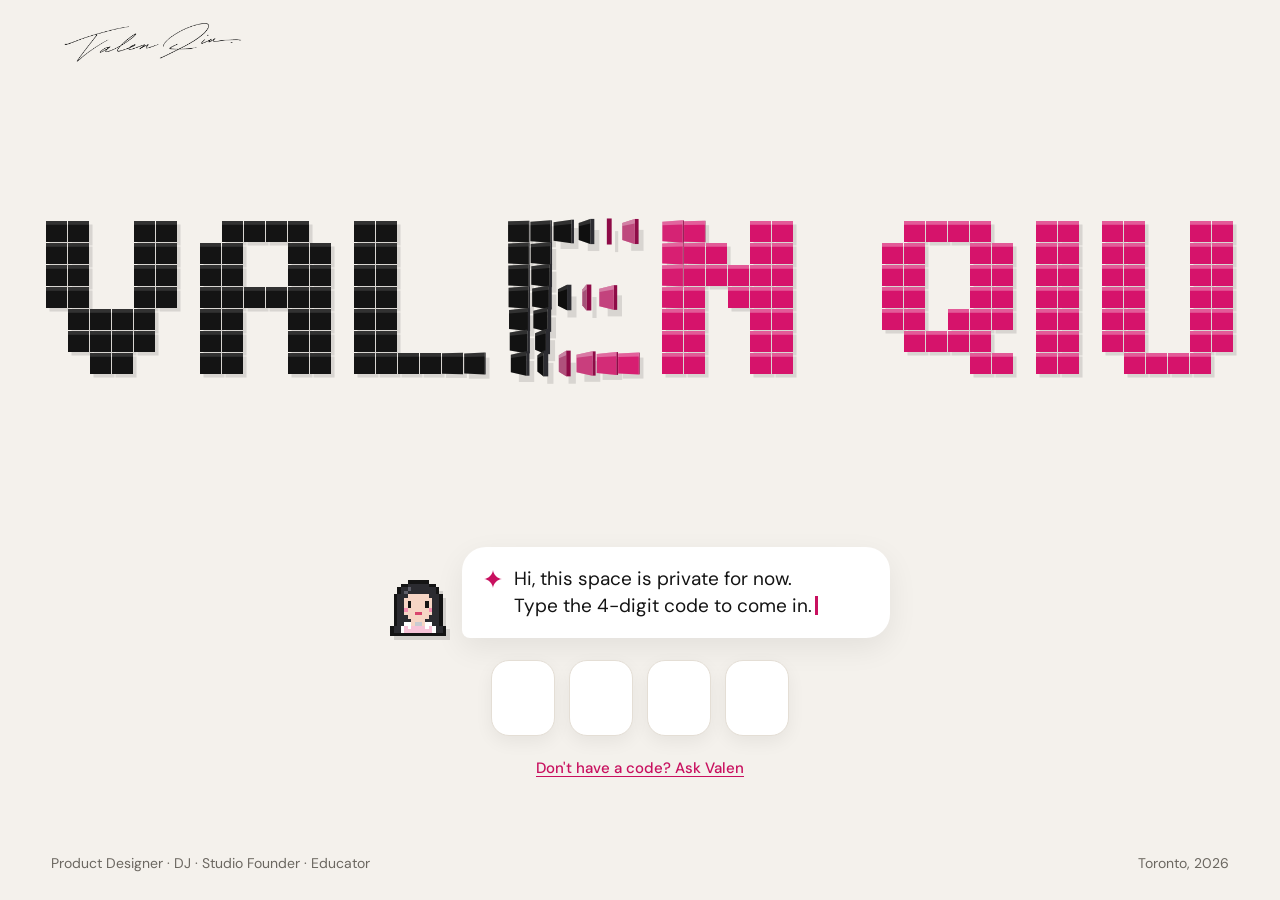
<file: wander/index.html>
<!doctype html>
<html lang="en">
<head>
<meta charset="utf-8">
<script src="../gate.js" data-gate></script>
<link rel="stylesheet" href="../pixel-cursor.css">
<meta name="viewport" content="width=device-width,initial-scale=1,viewport-fit=cover">
<meta name="description" content="Wander case study by Valen Qiu: an AI friend for finding hangouts. I redesigned a feed you scroll into a friend who asks, for people in Toronto finding events, parties and groups.">
<link rel="icon" href="../favicon.ico" sizes="any">
<link rel="icon" type="image/png" sizes="32x32" href="../images/favicon-32.png">
<link rel="icon" type="image/png" sizes="192x192" href="../images/favicon-192.png">
<link rel="apple-touch-icon" sizes="180x180" href="../images/apple-touch-icon.png">
<title>Wander AI Friend Case Study</title>
<script src="../analytics.js"></script>
<link rel="preconnect" href="https://fonts.googleapis.com">
<link rel="preconnect" href="https://fonts.gstatic.com" crossorigin>
<link rel="stylesheet" href="https://fonts.googleapis.com/css2?family=Inter+Tight:wght@400..800&family=IBM+Plex+Mono:wght@400;500;600&family=Instrument+Serif:ital@0;1&family=DM+Sans:opsz,wght@9..40,400;9..40,500;9..40,600;9..40,700;9..40,800&family=DM+Mono:wght@400&display=swap">
<style>
/* Layout mirrors the Gauth case study: hero + TL;DR, highlights, problem + research + journey,
   ink insight band, scope + milestones, design (decisions, live phone, before/after, AI rules),
   outcome, ink reflection. Visual: Sticker Zine. Cream paper, solid pink for what was chosen. */
:root{
  --paper:#FFF8FB; --paper-2:#FBEEF4; --card:#FFFFFF; --sand:#F3E6EC;
  --ink:#111111; --ink-2:#4A454A; --ink-3:#6E6670; --line:#F0DDE6;
  --pink:#FF4FA3; --pink-t:#E8288F; --pink-soft:#FFE3F0; --cobalt:#2340FF; --yellow:#FFE14D;
  --night:#111111; --night-2:#1F1F1F; --night-fg:#FFF8FB; --night-line:#333333; --night-soft:#A39BA5;
  --f-display:'Inter Tight','Helvetica Neue',Arial,sans-serif;
  --f-mono:'IBM Plex Mono',ui-monospace,Menlo,Consolas,monospace;
  --wrap:1200px; --r:28px;
  color-scheme:light;
}
*{box-sizing:border-box}
html{scroll-behavior:smooth}
body{background:var(--paper);color:var(--ink);font-family:var(--f-display);font-size:18px;line-height:1.55;-webkit-font-smoothing:antialiased}
p,h1,h2,h3,h4,ul,ol,figure,dl,dd,blockquote{margin:0}
ul,ol{padding:0;list-style:none}
a{color:inherit}
button{font:inherit}
[hidden]{display:none!important}
:focus-visible{outline:3px solid var(--cobalt);outline-offset:2px}
.wrap{max-width:var(--wrap);margin-inline:auto;padding-left:max(24px,env(safe-area-inset-left,0px));padding-right:max(24px,env(safe-area-inset-right,0px))}
section{padding-block:120px}
section+section{border-top:1px solid var(--line)}
.night{background:var(--night);color:var(--night-fg);border-top:0!important}
.night+section{border-top:0}
.tint{background:var(--paper-2)}
.block+.block,.dec2+.block,.demo+.block,.tiers+.block{margin-top:112px}

/* type */
.pill{display:inline-flex;align-items:center;gap:8px;font-family:var(--f-mono);font-size:13px;font-weight:500;letter-spacing:.08em;text-transform:uppercase;background:var(--paper-2);color:var(--ink);border-radius:999px;padding:7px 14px}
.pill::before{content:"✦";color:var(--pink-t)}
.tint .pill{background:var(--card)}
.night .pill{background:var(--night-2);color:var(--night-fg)}
.night .pill::before{color:var(--pink)}
h2.big{font-size:clamp(34px,5.4vw,68px);font-weight:600;line-height:1.04;letter-spacing:-.04em;text-wrap:balance;max-width:21ch}
h3{font-size:clamp(24px,2.6vw,32px);font-weight:600;line-height:1.12;letter-spacing:-.025em;text-wrap:balance}
h3.lg{font-size:clamp(28px,3.4vw,44px)}
.lede{font-size:clamp(18px,1.6vw,21px);color:var(--ink-2);max-width:54ch}
.head{display:flex;flex-direction:column;gap:20px;margin-bottom:48px}
.head>.pill{align-self:flex-start}
.k{font-family:var(--f-mono);font-size:12px;letter-spacing:.08em;text-transform:uppercase;color:var(--ink-3)}
.pk{color:var(--pink-t)}
.night .pk{color:var(--pink)}
.sticker{display:inline-flex;align-items:baseline;gap:8px;font-weight:600;font-size:15px;border-radius:999px;padding:9px 18px;background:var(--pink);color:var(--ink);transition:transform .25s cubic-bezier(.3,1.6,.5,1)}
.sticker b{font-size:24px;font-weight:700;letter-spacing:-.03em;font-variant-numeric:tabular-nums}
.sticker.ink{background:var(--ink);color:var(--paper)}
.sticker:hover{transform:rotate(-4deg) scale(1.06)}
.slot{border:2px dashed rgba(17,17,17,.18);border-radius:18px;display:flex;flex-direction:column;align-items:center;justify-content:center;gap:8px;text-align:center;padding:16px;color:var(--ink-3);font-family:var(--f-mono);font-size:12px;letter-spacing:.06em;text-transform:uppercase;background:rgba(255,255,255,.55)}
.shot{aspect-ratio:374/769;display:flex}
.shot .slot{flex:1}

/* nav */
.nav{position:sticky;top:env(safe-area-inset-top,0px);z-index:20;background:color-mix(in srgb,var(--paper) 88%,transparent);backdrop-filter:blur(10px);-webkit-backdrop-filter:blur(10px);border-bottom:1px solid var(--line)}
.nav .wrap{display:flex;align-items:center;justify-content:space-between;gap:16px;height:60px}
.brand{font-weight:700;letter-spacing:-.04em;font-size:22px;text-decoration:none;display:flex;align-items:center;gap:10px}
.brand i{width:26px;height:26px;border-radius:8px;background:var(--pink);display:grid;place-items:center}
.brand svg{width:14px;height:14px}
.nav ul{display:flex;gap:4px}
.nav a.l{font-size:15px;text-decoration:none;padding:6px 12px;border-radius:999px;color:var(--ink-2);transition:background-color .2s,color .2s}
.nav a.l:hover,.nav a.l:focus-visible{background:var(--card);color:var(--ink)}
.nav .me{font-family:var(--f-mono);font-size:13px;color:var(--ink-2)}
@media (max-width:860px){.nav ul{display:none}}

/* hero */
.hero{padding-block:72px 96px;position:relative;overflow:hidden}
.hero-grid{position:relative;display:grid;grid-template-columns:1.25fr .75fr;gap:40px;align-items:center}
.hero h1{font-size:clamp(96px,15vw,200px);font-weight:700;line-height:.86;letter-spacing:-.065em;margin-top:28px}
.hero .tag{font-weight:600;font-size:clamp(36px,5vw,64px);line-height:1.05;margin-top:16px;color:var(--pink-t);letter-spacing:-.04em}
.hero .lede{margin-top:28px}
.site{margin-top:28px;display:inline-flex;align-items:center;gap:10px;text-decoration:none;font-weight:600;font-size:17px;background:var(--ink);color:var(--paper);border-radius:999px;padding:12px 22px;transition:transform .3s cubic-bezier(.3,1.6,.5,1),background-color .2s}
.site span{font-family:var(--f-mono);font-size:12px;letter-spacing:.06em;text-transform:uppercase;color:var(--pink)}
.site:hover,.site:focus-visible{transform:translateY(-3px) rotate(-2deg);background:var(--pink);color:var(--ink)}
.site:hover span,.site:focus-visible span{color:var(--ink)}
.hero-art{position:relative;justify-self:center;width:min(100%,290px)}
.hero-art .phone{width:100%;height:auto;aspect-ratio:9/18.5;padding:9px;border-radius:38px;box-shadow:0 20px 50px rgba(17,17,17,.12)}
.hp .scr{border-radius:30px;overflow:hidden;padding-bottom:16px;pointer-events:none}
.hp .bubble{font-size:13px}
.hp .ans button{font-size:11px;padding:5px 10px}
.hero-art .sticker{position:absolute;z-index:2;align-items:center;font-size:13px;padding:8px 16px;box-shadow:0 8px 20px rgba(17,17,17,.10)}
.hero-art .sticker b{font-size:20px;line-height:1}
.s1{left:-24%;bottom:9%}
.s2{right:-20%;top:9%}
.tldr{position:relative;margin-top:72px;display:grid;grid-template-columns:repeat(3,1fr);border-top:1.5px solid var(--ink)}
.tldr div{padding:20px 24px 0 0;display:flex;flex-direction:column;gap:8px;min-width:0}
.tldr dt{font-family:var(--f-mono);font-size:12px;letter-spacing:.08em;text-transform:uppercase;color:var(--ink-3)}
.tldr dd{font-size:clamp(17px,1.7vw,21px);font-weight:500;line-height:1.35;letter-spacing:-.01em}
@media (max-width:900px){.hero-grid{grid-template-columns:1fr}.hero-art{width:min(70%,270px);margin-top:16px}.hp .scr{zoom:.74}.tldr{grid-template-columns:1fr 1fr;row-gap:12px}}

/* highlights */
.feats{display:grid;grid-template-columns:1fr 1fr;gap:16px}
.feat{background:var(--card);border-radius:var(--r);padding:20px;display:flex;flex-direction:column;gap:20px;min-width:0}
.fshot{padding:24px 16px 8px}
.phone.mp{display:block;margin-inline:auto;width:48%;height:auto;aspect-ratio:9/18.5;padding:6px;border-radius:28px;box-shadow:none}
.phone.mp .scr{background:var(--card)}
.phone.mp .slot{background:var(--card);border:1.5px dashed var(--line);border-radius:22px}
.mp .scr{border-radius:22px;overflow:hidden}
.mp .slot{border-radius:22px}.hp .slot{border-radius:30px}
.mp .bubble{font-size:13px}
.mp .ans button{font-size:11px;padding:5px 10px}
.post{margin-top:10px;background:var(--card);border-radius:16px;padding:12px;display:flex;flex-direction:column;gap:8px}
.post .who{display:flex;align-items:center;gap:8px}
.post .who i{width:26px;height:26px;border-radius:50%;background:var(--yellow)}
.post .who b{font-size:13px}
.post .who span{margin-left:auto;font-family:var(--f-mono);font-size:9px;letter-spacing:.06em;text-transform:uppercase;background:var(--pink-soft);color:var(--pink-t);border-radius:999px;padding:2px 8px}
.post p{font-size:12px;line-height:1.45;color:var(--ink-2)}
.post .tags{display:flex;gap:6px}
.post .tags span{font-size:10px;font-weight:600;background:var(--paper);border-radius:999px;padding:3px 8px}
.post .acts{display:flex;justify-content:space-between;align-items:center;margin-top:4px}
.post .acts span{font-size:12px;font-weight:600;color:var(--ink-3)}
.post .acts b{font-size:12px;background:var(--pink);border-radius:999px;padding:6px 16px}
.post .ev{height:90px;border-radius:12px;background:linear-gradient(135deg,var(--cobalt),#6B7CFF)}
.post .evt{font-size:14px;font-weight:700}
.skel{margin-top:14px;display:flex;flex-direction:column;gap:8px;opacity:.55}
.skel i{display:block;height:120px;border-radius:16px;background:var(--card)}
.mp .tabs{left:22px;right:22px;bottom:22px;padding:8px 12px;font-size:10px}
.ft{display:flex;flex-direction:column;gap:6px;padding:0 6px 6px}
.ft .k{color:var(--pink-t)}
.ft h3{font-size:clamp(20px,2.2vw,28px)}
.ft p{font-size:17px;color:var(--ink-2);max-width:40ch}
@media (max-width:700px){.feats{grid-template-columns:1fr}.fshot{padding:16px 0 4px}.phone.mp{width:58%}}

/* problem */
.hs{display:grid;grid-template-columns:minmax(0,1.5fr) minmax(0,1fr);gap:48px;align-items:center;background:var(--card);border-radius:var(--r);padding:40px}
.hs .slot{aspect-ratio:16/10}
.hs .pimg{display:block;width:100%;max-width:480px;height:auto;margin-inline:auto}
.signal{display:flex;flex-direction:column;justify-content:center;min-width:0}
.signal b{display:block;font-size:clamp(64px,8vw,120px);font-weight:700;line-height:.9;letter-spacing:-.06em;color:var(--pink-t);font-variant-numeric:tabular-nums}
.signal p{margin-top:16px;font-size:clamp(20px,2vw,26px);font-weight:600;letter-spacing:-.02em;line-height:1.2}
.signal .k{margin-top:16px}
@media (max-width:820px){.hs{padding:20px;gap:24px}}
@media (max-width:700px){.hs{grid-template-columns:1fr}}

/* research */
.finds{display:grid;grid-template-columns:repeat(3,1fr);gap:16px}
.find{background:var(--card);border-radius:var(--r);padding:28px;display:flex;flex-direction:column;gap:12px;min-width:0}
.find .k{color:var(--pink-t)}
.find p{font-size:20px;font-weight:600;line-height:1.3;letter-spacing:-.01em}
.find.hi{background:var(--pink)}
.find.hi .k{color:var(--ink)}
.find q{font-size:16px;font-weight:400;line-height:1.45;color:var(--ink-3);quotes:"“" "”"}
@media (max-width:820px){.finds{grid-template-columns:1fr}}

.track{margin-top:40px;margin-bottom:56px;display:grid;grid-template-columns:repeat(5,1fr);position:relative}
.track::before{content:"";position:absolute;left:10%;right:10%;top:22px;border-top:3px dashed var(--pink);z-index:1}
.track::after{content:"";position:absolute;left:10%;width:10%;top:21px;border-top:5px solid var(--ink);z-index:1}
.track li{position:relative;z-index:1;grid-row:1;display:flex;flex-direction:column;align-items:center;gap:10px;text-align:center;min-width:0}
.track li:nth-child(1){grid-column:1}.track li:nth-child(2){grid-column:2}.track li:nth-child(3){grid-column:3}.track li:nth-child(4){grid-column:4}.track li:nth-child(5){grid-column:5}
.track .dot{width:46px;height:46px;border-radius:50%;display:grid;place-items:center;font-weight:600;font-size:18px}
.track .ok .dot{background:var(--ink);color:var(--paper)}
.track .no .dot{background:var(--card);border:3px dashed var(--pink)}
.track b{font-size:20px;font-weight:600;letter-spacing:-.01em}
.track .own{grid-column:2/6;grid-row:1;z-index:0;align-self:stretch;justify-content:flex-end;background:var(--pink-soft);border-radius:22px;margin:-20px -6px -56px;padding-bottom:16px}
.track em{font-style:normal;font-family:var(--f-mono);font-size:14px;letter-spacing:.08em;text-transform:uppercase;color:var(--pink-t)}
@media (max-width:600px){.track .dot{width:32px;height:32px;font-size:14px}.track::before,.track::after{top:15px}.track b{font-size:12px}.track .own{margin:-14px -4px -48px;padding-bottom:12px}.track em{font-size:10px;letter-spacing:.02em}}

.journey{margin-top:32px;display:grid;grid-template-columns:repeat(5,minmax(0,1fr));gap:12px}
.journey li{position:relative;background:var(--card);border-radius:22px;padding:22px;display:flex;flex-direction:column;gap:8px;min-width:0}
.journey .tg{align-self:flex-start;font-family:var(--f-mono);font-size:11px;font-weight:600;letter-spacing:.08em;text-transform:uppercase;border-radius:999px;padding:3px 10px;background:var(--pink-soft);color:var(--pink-t)}
.journey .ok{background:var(--ink);color:var(--paper)}
.journey .ok .tg{background:var(--paper);color:var(--ink)}
.journey .ok p{color:var(--night-soft)}
.journey b{font-size:22px;font-weight:600;letter-spacing:-.02em}
.journey p{font-size:15px;line-height:1.4;color:var(--ink-2)}
@media (max-width:820px){.journey{grid-template-columns:1fr 1fr}}
@media (max-width:420px){.journey{grid-template-columns:1fr}}
/* insight */
.turn{display:grid;grid-template-columns:1.3fr .7fr;gap:48px;align-items:center}
.turn h2{font-size:clamp(40px,6vw,80px);font-weight:600;line-height:1.02;letter-spacing:-.045em;text-wrap:balance;margin-top:28px}
.turn h2 span{display:block;color:var(--pink)}
.turn svg{width:100%;max-width:300px;height:auto;justify-self:center;aspect-ratio:296/294}
@media (max-width:820px){.turn{grid-template-columns:1fr;gap:40px}.turn svg{max-width:clamp(140px,32vw,220px)}}

.supply{background:var(--card);border-radius:var(--r);padding:40px;display:flex;flex-direction:column;gap:32px}
.earn{display:grid;grid-template-columns:repeat(3,minmax(0,1fr));gap:24px;padding-top:32px;border-top:1px solid var(--line)}
.sg{display:flex;flex-direction:column;gap:6px;min-width:0}
.sg .tiles{display:flex;gap:6px;margin-bottom:10px}
.sg .tiles i{width:44px;aspect-ratio:3/4;border-radius:8px;background:var(--ink);flex:none}
.sg .tiles i.e{background:transparent;border:1.5px dashed var(--ink-3)}
.sg b{font-size:20px;font-weight:600;letter-spacing:-.02em;line-height:1.2}
.sg .k{color:var(--pink-t)}
.passed{display:flex;flex-wrap:wrap;gap:8px 20px;align-items:baseline;padding-top:24px;border-top:1px solid var(--line);font-size:16px;color:var(--ink-3)}
.passed s{text-decoration-thickness:1.5px}
.supply+.block{margin-top:112px}
@media (max-width:600px){.supply{padding:22px;gap:24px}.earn{gap:12px;padding-top:24px}.sg .tiles{gap:4px}.sg .tiles i{width:30px;border-radius:6px}.sg b{font-size:15px}.base .tiles i{width:calc((100% - 20px)/6)}}
/* scope */
.tiers{display:grid;grid-template-columns:repeat(3,1fr);gap:16px}
.tier{border-radius:var(--r);padding:28px;display:flex;flex-direction:column;gap:10px;min-width:0;background:var(--card)}
.tier span.f{display:block;border-radius:14px;padding:14px 18px;font-weight:600;font-size:18px;background:var(--paper-2)}
.tier.hi{background:var(--pink)}
.tier.hi .k{color:var(--ink)}
.tier.hi span.f{background:var(--ink);color:var(--paper)}
.tier.cut{background:transparent;border:1.5px dashed var(--line)}
.tier.cut span.f{background:transparent;border:1.5px solid var(--line);color:var(--ink-3);text-decoration:line-through}
@media (max-width:820px){.tiers{grid-template-columns:1fr;gap:10px}.tier{padding:20px}.tier span.f{font-size:16px;padding:12px 16px}}
.miles{display:grid;grid-template-columns:repeat(3,1fr);position:relative}
.miles::before{content:"";position:absolute;left:0;right:0;top:11px;border-top:2px solid var(--ink)}
.miles li{position:relative;padding:40px 24px 0 0;display:flex;flex-direction:column;gap:6px;min-width:0}
.miles li::before{content:"";position:absolute;left:0;top:2px;width:20px;height:20px;border-radius:50%;background:var(--paper);border:2.5px solid var(--ink)}
.miles li:last-child::before{background:var(--pink);border-color:var(--pink)}
.miles b{font-size:20px;font-weight:600;letter-spacing:-.02em}
.miles p{font-size:16px;color:var(--ink-2)}
@media (max-width:820px){.miles{grid-template-columns:1fr;row-gap:28px}.miles::before{left:9px;right:auto;top:12px;height:calc(100% - 60px);border-top:0;border-left:2px solid var(--ink)}.miles li{padding:0 0 0 40px}.miles li::before{top:0}}

/* key decisions */
.dec2{display:flex;flex-direction:column;gap:16px}
.dec2 article{background:var(--card);border-radius:var(--r);padding:32px;display:grid;grid-template-columns:minmax(0,.9fr) minmax(0,1.1fr);gap:32px;align-items:center}
.dt{display:flex;flex-direction:column;gap:12px;min-width:0}
.dt .k{color:var(--pink-t)}
.dt p{font-size:17px;color:var(--ink-2);max-width:42ch}
.vs{display:grid;grid-template-columns:1fr 1fr;gap:10px;min-width:0}
.vs figure{border-radius:18px;padding:16px;display:flex;flex-direction:column;gap:12px;min-width:0}
.vs figcaption{align-self:flex-start;font-family:var(--f-mono);font-size:11px;font-weight:600;letter-spacing:.08em;text-transform:uppercase;border-radius:999px;padding:3px 10px}
.vs .no{background:var(--paper)}
.vs .no figcaption{background:var(--sand);color:var(--ink-3)}
.vs .yes{background:var(--card);box-shadow:inset 0 0 0 2px var(--pink)}
.vs .yes figcaption{background:var(--pink);color:var(--ink)}
.vs .m{flex:1;display:flex;flex-direction:column;justify-content:center;gap:8px;min-height:140px}
.fchip{display:block;border-radius:10px;padding:8px 12px;font-size:14px;font-weight:600;background:var(--card);min-width:0}
.no .fchip{color:var(--ink-3);border:1.5px solid var(--line);background:transparent}
.fchip.x{text-decoration:line-through}
.yes .fchip{display:flex;align-items:center;gap:8px;background:var(--paper-2)}
.yes .fchip i{font-style:normal;font-family:var(--f-mono);font-size:11px;width:20px;height:20px;border-radius:50%;background:var(--ink);color:var(--paper);display:grid;place-items:center;flex:none}
@media (max-width:820px){.dec2 article{grid-template-columns:1fr;gap:20px;padding:22px}}
@media (max-width:420px){.vs{grid-template-columns:1fr}}

/* live phone demo */
.demo{display:grid;grid-template-columns:.85fr 1.15fr;gap:48px;align-items:center}
.tryit{align-self:flex-start;margin-top:8px;background:var(--ink);color:var(--paper)}
@media (max-width:900px){.demo{grid-template-columns:1fr;gap:32px}}
.phone{position:relative;justify-self:center;height:min(76vh,680px);max-width:100%;aspect-ratio:9/18.5;background:var(--ink);border-radius:46px;padding:12px;box-shadow:0 24px 60px rgba(17,17,17,.18)}
.scr{position:relative;height:100%;background:var(--paper);border-radius:34px;overflow-y:auto;overflow-x:hidden;padding:0 16px 90px;color:var(--ink);font-size:13px;line-height:1.45;scrollbar-width:none}
.scr::-webkit-scrollbar{display:none}
.phimg .scr{display:flex;padding:0;overflow:hidden}
.phimg .slot{flex:1;border-radius:34px;border:0;background:var(--sand)}
.phimg .scr img{display:block;width:100%;height:100%;object-fit:cover;object-position:top}
.sb{display:flex;justify-content:space-between;align-items:center;padding:14px 10px 6px;font-size:13px}
.sb .island{width:86px;height:24px;border-radius:999px;background:var(--ink)}
.sb span{font-size:9px;letter-spacing:1px}
.nb{display:flex;justify-content:space-between;align-items:center;padding:8px 2px 14px}
.nb b{font-size:20px;font-weight:700;letter-spacing:-.03em}
.nb span{font-family:var(--f-mono);font-size:10px;letter-spacing:.06em;text-transform:uppercase;background:var(--card);border-radius:999px;padding:3px 9px;color:var(--ink-3)}
.greet{font-size:12px;font-weight:600;color:var(--pink-t);letter-spacing:.02em}
.bubble{margin-top:8px;background:var(--ink);color:var(--paper);border-radius:18px 18px 18px 6px;padding:12px 14px;font-size:15px;font-weight:600;line-height:1.3;max-width:92%}
.ans{margin-top:12px;display:flex;flex-wrap:wrap;gap:6px}
.ans button{border:1.5px solid var(--line);background:var(--card);border-radius:999px;padding:7px 12px;font-size:13px;font-weight:600;cursor:pointer;color:var(--ink)}
.ans button[aria-pressed="true"]{border-color:var(--pink);background:var(--pink)}
.out{margin-top:16px;display:flex;flex-direction:column;gap:8px}
.why{font-family:var(--f-mono);font-size:10px;font-weight:600;letter-spacing:.06em;text-transform:uppercase;color:var(--pink-t)}
.row{display:flex;gap:10px;align-items:center;background:var(--card);border-radius:14px;padding:10px;min-width:0}
.row i{width:38px;height:38px;border-radius:10px;flex:none}
.row .t{display:flex;flex-direction:column;gap:1px;min-width:0}
.row b{font-size:13px;font-weight:700}
.row span{font-size:11.5px;color:var(--ink-2);line-height:1.35}
.row.hi{background:var(--pink)}
.row.hi span{color:var(--ink)}
.tabs{position:absolute;left:28px;right:28px;bottom:30px;display:flex;justify-content:space-around;align-items:center;background:var(--card);border-radius:999px;padding:10px 14px;font-size:11px;font-weight:600;color:var(--ink-3);box-shadow:0 6px 20px rgba(0,0,0,.08)}
.tabs b{color:var(--ink);display:flex;align-items:center;gap:4px}
.tabs b::before{content:"✦";color:var(--pink-t)}

/* before / after */
.ba-row{display:grid;grid-template-columns:1fr 1fr;gap:16px}
.ba-row.tri{grid-template-columns:repeat(3,1fr)}
.ba-box{border-radius:22px;padding:24px;display:grid;grid-template-columns:minmax(0,1fr) 170px;gap:20px;align-items:center;min-width:0}
.ba-box.b{background:var(--card)}
.ba-box.a{background:var(--card);box-shadow:inset 0 0 0 2px var(--pink)}
.ba-box .t{display:flex;flex-direction:column;gap:10px;min-width:0}
.ba-box .cap{font-size:17px;line-height:1.4;color:var(--ink-2)}
.ba-box.a .cap{color:var(--ink);font-weight:600}
.ba-box .cap b{display:block;font-size:20px;font-weight:600;letter-spacing:-.02em;color:var(--ink);margin-bottom:4px}
.ba-box .shot{width:170px}
.ba-box.a .slot{background:var(--card)}
.tri .ba-box{grid-template-columns:minmax(0,1fr) 120px;gap:16px;padding:22px}
.tri .ba-box .shot{width:120px}
.lab{align-self:flex-start;font-family:var(--f-mono);font-size:12px;font-weight:600;letter-spacing:.08em;border-radius:999px;padding:5px 12px;background:var(--ink-2);color:var(--paper)}
.ba-box.a .lab{background:var(--pink);color:var(--ink)}
@media (max-width:760px){.ba-row,.ba-row.tri{grid-template-columns:1fr;gap:12px}.ba-box,.tri .ba-box{grid-template-columns:minmax(0,1fr) 120px;padding:20px}.ba-box .shot,.tri .ba-box .shot{width:120px}}

/* case tabs */
.steps{display:flex;gap:6px;flex-wrap:wrap;margin-bottom:16px}
.steps button{font-size:14px;font-weight:600;border:1px solid var(--ink);background:transparent;color:var(--ink);border-radius:999px;padding:6px 14px;cursor:pointer;display:flex;align-items:center;gap:6px}
.steps button span{font-family:var(--f-mono);font-size:11px;font-weight:500;color:var(--ink-3)}
.steps button[aria-selected="true"]{background:var(--ink);color:var(--paper)}
.steps button[aria-selected="true"] span{color:var(--pink)}
.case{background:var(--card);border-radius:var(--r);box-shadow:inset 0 0 0 2px var(--pink);padding:32px;display:grid;grid-template-columns:minmax(0,1fr) 220px;gap:40px;align-items:start}
.case .t{display:flex;flex-direction:column;gap:8px;min-width:0}
.case .ch{display:flex;justify-content:space-between;align-items:center;gap:12px}
.case .lab{background:var(--pink);color:var(--ink)}
.case .cnt{font-family:var(--f-mono);font-size:13px;color:var(--ink-3)}
.case h4{font-size:clamp(20px,2vw,26px);font-weight:600;line-height:1.15;letter-spacing:-.02em}
.case p{font-size:17px;color:var(--ink-2);max-width:40ch}
.case .shot{width:220px}
@media (max-width:700px){.case{grid-template-columns:minmax(0,1fr) 110px;gap:16px;padding:20px}.case .shot{width:110px}.case h4{font-size:22px}.case p{font-size:15px}.steps button{font-size:13px;padding:5px 12px}}
@media (prefers-reduced-motion:no-preference){.steps button{transition:transform .2s,background-color .2s,color .2s}.steps button:hover{transform:translateY(-2px)}.case:not([hidden]){animation:rise .5s cubic-bezier(.2,.8,.2,1) both}}
/* AI rules */
.edges{display:flex;flex-direction:column;gap:12px}
.edge{background:var(--card);border-radius:var(--r);padding:28px 32px;display:grid;grid-template-columns:28px minmax(0,1fr) minmax(0,1fr);column-gap:20px;row-gap:8px;align-items:center;min-width:0}
.edge .n{font-family:var(--f-mono);font-size:13px;color:var(--ink-3);align-self:start;padding-top:4px}
.edge h4{font-size:clamp(20px,2vw,26px);font-weight:600;letter-spacing:-.02em;line-height:1.2;text-wrap:balance}
.viz{background:var(--paper);border-radius:16px;padding:18px 20px;min-height:96px;display:flex;flex-direction:column;justify-content:center;gap:10px;min-width:0}
.mini{font-family:var(--f-mono);font-size:13px;color:var(--ink-2);display:flex;justify-content:space-between;gap:8px;flex-wrap:wrap}
.dots{display:flex;gap:8px}
.dots i{width:28px;height:28px;border-radius:50%;background:var(--pink);color:var(--ink);font-style:normal;font-family:var(--f-mono);font-size:12px;display:grid;place-items:center}
.dots i.x{background:transparent;border:1.5px dashed var(--ink-3);color:var(--ink-3);text-decoration:line-through}
.lines{display:flex;flex-direction:column;gap:6px}
.lines span{display:flex;justify-content:space-between;gap:8px;border-radius:10px;padding:8px 12px;font-size:14px;font-weight:600;background:var(--card)}
.lines span.off{color:var(--ink-3);background:transparent;border:1.5px dashed var(--line)}
.lines span.on{background:var(--card);box-shadow:inset 0 0 0 2px var(--pink)}
.lines em{font-style:normal;font-family:var(--f-mono);font-size:12px;font-weight:500;color:var(--ink-3)}
.lines .on em{color:var(--pink-t)}
@media (max-width:820px){.edge{grid-template-columns:28px minmax(0,1fr);padding:22px}.edge .viz{grid-column:2}}

.rules2{display:grid;grid-template-columns:repeat(2,minmax(0,1fr));gap:16px}
.rules2 li{background:var(--card);border-radius:var(--r);padding:28px 32px;display:flex;flex-direction:column;gap:8px;min-width:0}
.rules2 h4{font-size:clamp(20px,2vw,24px);font-weight:600;letter-spacing:-.02em;line-height:1.2;text-wrap:balance}
.rules2 h4 .pk{display:block}
.rules2 p{font-size:16px;color:var(--ink-3)}
@media (max-width:700px){.rules2{grid-template-columns:1fr;gap:10px}.rules2 li{padding:22px}}
@media (prefers-reduced-motion:no-preference){.rules2 li{transition:transform .35s cubic-bezier(.2,.8,.2,1),box-shadow .35s}.rules2 li:hover{transform:translateY(-4px);box-shadow:0 14px 30px rgba(17,17,17,.08)}}
.when{background:var(--card);border-radius:var(--r);padding:8px 32px}
.when li{display:grid;grid-template-columns:minmax(0,1fr) 32px minmax(0,1fr);gap:12px;align-items:center;padding:18px 0;border-top:1px solid var(--line)}
.when li:first-child{border-top:0;padding-bottom:6px}
.when li:nth-child(2){border-top:0}
.when b{font-size:clamp(17px,1.7vw,21px);font-weight:600;letter-spacing:-.01em}
.when li>i{font-style:normal;font-size:20px;color:var(--pink-t);text-align:center}
.when li>span:not(.k){font-size:clamp(17px,1.7vw,21px);font-weight:600;color:var(--pink-t)}
@media (max-width:600px){.when{padding:4px 18px}.when li{grid-template-columns:minmax(0,1fr) 20px minmax(0,1fr);gap:8px;padding:14px 0}.when b,.when li>span:not(.k){font-size:15px}}
/* outcome */
.onums{display:grid;grid-template-columns:repeat(auto-fit,minmax(0,1fr));max-width:820px}
.onums>div{display:flex;flex-direction:column;gap:10px;min-width:0;padding-right:24px}
.onums>div+div{border-left:1.5px solid var(--line);padding-left:32px}
.onums b{font-size:clamp(36px,6.4vw,80px);font-weight:700;line-height:.95;letter-spacing:-.05em;color:var(--pink-t);font-variant-numeric:tabular-nums}
.onums span{font-size:clamp(13px,1.4vw,17px);color:var(--ink-2)}
.oblocks{display:grid;grid-template-columns:1fr 1fr;gap:16px}
.oblocks li{background:var(--card);border-radius:var(--r);padding:32px;display:flex;flex-direction:column;gap:10px}
.oblocks b{font-size:clamp(22px,2.6vw,32px);font-weight:600;letter-spacing:-.025em}
.oblocks p{font-size:17px;color:var(--ink-2)}
@media (max-width:700px){.oblocks{grid-template-columns:1fr}}
@media (max-width:600px){.onums>div{padding-right:8px}.onums>div+div{padding-left:12px}.onums b{font-size:28px}.oblocks li{padding:22px}}

/* reflection */
.close{padding-block:140px 72px}
.close h2{font-size:clamp(36px,5vw,68px);font-weight:600;line-height:1.02;letter-spacing:-.04em;margin-top:28px;max-width:18ch;text-wrap:balance}
@media (min-width:701px){.close h2{max-width:none}}
.lessons{margin-top:56px;display:flex;flex-direction:column;gap:16px}
.lessons li{border-radius:var(--r);padding:36px 40px;display:grid;grid-template-columns:64px minmax(0,1fr);gap:20px;align-items:start;color:#111111;min-width:0}
.lessons li:nth-child(1){background:#FF8CC6}
.lessons li:nth-child(2){background:#DCE1FF}
.lessons li:nth-child(3){background:#FFE3F0}
.lessons li>span{width:46px;height:46px;border-radius:50%;border:2px solid #111111;display:grid;place-items:center;font-family:var(--f-mono);font-size:13px;font-weight:600;color:#111111}
.lessons li>div{display:flex;flex-direction:column;gap:8px;min-width:0}
.lessons b{font-size:clamp(22px,2.6vw,34px);font-weight:600;line-height:1.1;letter-spacing:-.025em;text-wrap:balance}
.lessons p{font-size:17px;color:#3A3540;max-width:60ch}
.lessons p.ln{margin-top:0}
.lviz{margin-top:20px;display:grid;grid-template-columns:90px minmax(0,1fr);gap:10px 16px;align-items:center;max-width:720px;font-family:var(--f-mono);font-size:12px;letter-spacing:.06em;text-transform:uppercase;color:#3A3540}
.lbar{display:flex;border-radius:12px;overflow:hidden;background:#FFFFFF;min-height:44px}
.lbar i{flex:1;display:grid;place-items:center;font-style:normal;font-family:var(--f-display);font-size:14px;font-weight:600;letter-spacing:0;text-transform:none;color:#111111;padding:10px 6px;text-align:center}
.lbar i+i{border-left:1px solid #E7E2EC}
.lbar i.me{background:#111111;color:#FFF8FB}
.lbar i.dot{flex:0 0 auto;width:28px;padding:0}
.lbar i.dot::before{content:"";width:12px;height:12px;border-radius:50%;background:#FF4FA3;border:2px solid #111111}
.lbar .dots{flex:1;display:flex;justify-content:space-around;align-items:center;padding:0 12px}
.lbar .dots b{width:14px;height:14px;border-radius:50%;background:#FF4FA3;border:2px solid #111111;font-size:0}
.loopviz{display:block;margin:24px auto 0;width:100%;max-width:360px;height:auto}
.lnote{grid-column:2;display:flex;justify-content:space-between;gap:12px;flex-wrap:wrap;font-size:12px;text-transform:none;letter-spacing:.02em}
@media (max-width:700px){.lviz{grid-template-columns:1fr;gap:6px}.lnote{grid-column:1}.lbar i{font-size:12px;padding:8px 4px}}
.thanks{margin-top:120px;font-size:clamp(60px,10vw,140px);font-weight:700;letter-spacing:-.06em;line-height:.9}
.thanks span{color:var(--pink)}
.foot{margin-top:48px;padding-top:24px;border-top:1px solid var(--night-line);display:flex;justify-content:space-between;gap:16px;flex-wrap:wrap;font-family:var(--f-mono);font-size:13px;color:var(--night-soft)}
.foot a{text-decoration:none;color:var(--night-fg)}
.foot a:hover{color:var(--pink)}
@media (max-width:600px){.lessons li{grid-template-columns:1fr;padding:24px;gap:14px}.lessons li>span{width:38px;height:38px}}

.refl{display:block}
.refl svg{width:100%;height:auto}
.closer{margin-top:48px;font-size:clamp(17px,1.6vw,20px);color:var(--pink)}
@media (max-width:700px){.refl{grid-template-columns:1fr;gap:28px}.refl svg{max-width:180px}}
@media (prefers-reduced-motion:no-preference){.refl svg{transition:transform .4s cubic-bezier(.3,1.6,.5,1)}.refl svg:hover{transform:rotate(-4deg) scale(1.04)}}
/* phone width */
@media (max-width:600px){
  body{font-size:16px}
  section{padding-block:80px}
  .hero{padding-block:40px 64px}
  .hero h1{font-size:72px}
  .sticker{font-size:11px;padding:6px 12px}.sticker b{font-size:17px}
  .s1{left:-16%}.s2{right:-14%}
  .block+.block,.dec2+.block,.demo+.block,.tiers+.block{margin-top:80px}
  .signal b{font-size:84px}
  .turn h2{font-size:36px}
  .find,.tier{padding:22px}
  .close h2{font-size:30px}
  .tldr{grid-template-columns:1fr}
}

/* motion */
@media (prefers-reduced-motion:no-preference){
  .rise{animation:rise .9s cubic-bezier(.2,.8,.2,1) both}
  .rise.d1{animation-delay:.08s}.rise.d2{animation-delay:.16s}.rise.d3{animation-delay:.24s}
  .pop{animation:pop .7s cubic-bezier(.3,1.6,.5,1) .5s both}
  @keyframes rise{from{transform:translateY(24px)}to{transform:none}}
  @keyframes pop{from{scale:.6}to{scale:1}}
  .feat,.find,.tier,.edge,.ba-box,.oblocks li,.lessons li,.hs,.dec2 article{transition:transform .35s cubic-bezier(.2,.8,.2,1),box-shadow .35s}
  .feat:hover,.find:hover,.tier:hover,.edge:hover,.ba-box:hover,.oblocks li:hover,.hs:hover,.dec2 article:hover{transform:translateY(-4px);box-shadow:0 14px 30px rgba(17,17,17,.08)}
  .lessons li:hover{transform:translateY(-3px) rotate(-.4deg)}
  .pill{transition:transform .3s cubic-bezier(.3,1.6,.5,1)}
  .pill:hover{transform:rotate(-3deg)}
  .vs figure{transition:transform .3s cubic-bezier(.3,1.6,.5,1)}
  .vs .yes:hover{transform:scale(1.03) rotate(-.5deg)}
  .feat .slot{transition:transform .35s cubic-bezier(.2,.8,.2,1)}
  .feat:hover .slot{transform:translateY(-6px) rotate(-.6deg)}
  .ans button{transition:transform .2s,background-color .2s,border-color .2s}
  .ans button:hover{transform:translateY(-2px)}
  .row{transition:transform .25s}.row:hover{transform:translateX(4px)}
  .out>*{animation:rise .5s cubic-bezier(.2,.8,.2,1) both}
  .out>*:nth-child(2){animation-delay:.05s}.out>*:nth-child(3){animation-delay:.1s}.out>*:nth-child(4){animation-delay:.15s}
  .reveal{transform:translateY(28px);transition:transform .8s cubic-bezier(.2,.8,.2,1)}
  .reveal.in{transform:none}
}
.hs .find{background:var(--paper-2)}
.ba-row+.block,.miles+.block,.feats+.block,.hs+.block,.demo+.block{margin-top:112px}
.onums b{white-space:nowrap}
@media (max-width:600px){.ba-row+.block,.miles+.block,.feats+.block{margin-top:80px}}
.night .closer{margin-top:24px}
.method{display:grid;grid-template-columns:repeat(3,minmax(0,1fr));border-top:1.5px solid var(--ink);margin-bottom:64px}
.method div{padding:20px 24px 0 0;display:flex;flex-direction:column;gap:8px;min-width:0}
.method dt{font-family:var(--f-mono);font-size:12px;letter-spacing:.08em;text-transform:uppercase;color:var(--ink-3)}
.method dd{display:flex;flex-direction:column;gap:4px;font-size:17px;color:var(--ink-2)}
.method dd b{font-size:clamp(36px,4.4vw,56px);font-weight:700;line-height:1;letter-spacing:-.05em;color:var(--ink);font-variant-numeric:tabular-nums}
.flist{display:grid;grid-template-columns:1.3fr 1fr 1fr;gap:16px}
.flist li{position:relative;background:var(--card);border-radius:var(--r);padding:32px;display:flex;flex-direction:column;gap:6px;min-width:0}
.flist li.key{background:var(--ink);color:var(--paper)}
.flist .fs{font-size:clamp(56px,7vw,96px);font-weight:700;line-height:.95;letter-spacing:-.05em;color:var(--pink-t);font-variant-numeric:tabular-nums}
.flist .key .fs{color:var(--pink)}
.flist b{font-size:clamp(20px,2vw,24px);font-weight:600;letter-spacing:-.02em;line-height:1.2}
.flist p{font-family:var(--f-mono);font-size:12px;letter-spacing:.06em;text-transform:uppercase;color:var(--ink-3);margin-top:6px}
.flist .key p{color:var(--night-soft)}
.flist .tagk{align-self:flex-start;font-family:var(--f-mono);font-size:11px;font-weight:600;letter-spacing:.08em;text-transform:uppercase;background:var(--pink);color:var(--ink);border-radius:999px;padding:4px 10px;margin-bottom:12px}
@media (max-width:760px){.method{grid-template-columns:1fr;row-gap:8px}.flist{grid-template-columns:1fr}.flist li{padding:24px}}
.onums:not(.rs){grid-template-columns:repeat(3,1fr);max-width:none}
.onums:not(.rs) b{font-size:clamp(40px,7vw,88px)}
.onums.rs>div+div{border-left:0}
/* research numbers: left-aligned like the other case studies, over the first two finding cards */
.onums.rs{grid-template-columns:repeat(3,minmax(0,1fr));column-gap:16px;max-width:none}
.onums.rs>div,.onums.rs>div+div{padding:0;align-items:flex-start;text-align:left}
@media (max-width:700px){.onums.rs{grid-template-columns:1fr 1fr}}
.onums.rs b.ink{color:var(--ink)}
.onums.rs b{font-size:clamp(56px,8vw,112px)}
.onums.rs span{font-size:clamp(16px,1.6vw,20px)}
.find q.stat{quotes:none;color:var(--pink-t);font-weight:600}
.find q.para{quotes:none}
.journey.six{grid-template-columns:repeat(3,minmax(0,1fr))}
.journey.six b{font-size:20px}
.journey.six p{font-size:15px}
.journey.six .tg{background:none;border-radius:0;padding:0;font-size:12px;font-weight:500;letter-spacing:.04em;color:var(--ink-3)}
.journey.six .ok{background:var(--card);color:var(--ink);box-shadow:inset 0 0 0 2px var(--ink)}
.journey.six .ok .tg{background:none;color:var(--ink);font-weight:600}
.journey.six .ok p{color:var(--ink-2)}
@media (max-width:700px){.journey.six{grid-template-columns:1fr 1fr}}
@media (max-width:420px){.journey.six{grid-template-columns:1fr}}
.tier p{font-size:16px;color:var(--ink-2)}
.tier.hi p{color:var(--ink)}
.opts{display:grid;grid-template-columns:repeat(3,minmax(0,1fr));gap:16px}
.opts .feat{gap:8px}
.opts .lab{text-transform:uppercase}
.opts .fshot{padding:16px 8px 8px}
.opts .phone.mp{width:80%}
.opts .phone.mp.phimg{background:none;padding:0;border-radius:0;aspect-ratio:auto}
.opts .phone.mp.phimg .scr{background:none;border-radius:0;overflow:visible;display:block}
.opts .phone.mp.phimg .scr img{height:auto;object-fit:contain}
.opts .feat.on{box-shadow:inset 0 0 0 2px var(--pink)}
.opts .feat.on .lab{background:var(--pink);color:var(--ink)}
@media (max-width:700px){.opts{grid-template-columns:1fr}.opts .phone.mp{width:60%}}
.edge .ep{font-family:var(--f-mono);font-size:12px;letter-spacing:.08em;text-transform:uppercase;color:var(--pink-t);margin-top:6px}
.edges+.block,.proc+.block{margin-top:112px}
.chips{display:flex;flex-wrap:wrap;gap:6px}
.chips span{font-size:13px;font-weight:600;background:var(--card);border-radius:999px;padding:6px 12px}
.mini .big54{font-family:var(--f-display);font-size:44px;font-weight:700;letter-spacing:-.04em;color:var(--pink-t);line-height:1}
.mini{align-items:baseline}
.proc{display:grid;grid-template-columns:repeat(3,minmax(0,1fr));gap:12px;position:relative}
.proc::before{content:"";position:absolute;left:4%;right:4%;top:118px;border-top:3px dashed var(--pink);z-index:0}
.proc>li{position:relative;z-index:1;background:var(--card);border-radius:var(--r);display:flex;flex-direction:column;overflow:hidden;min-width:0}
.proc .pv{height:170px;background:var(--paper);margin:10px;border-radius:20px;padding:16px;display:flex;flex-direction:column;justify-content:center;gap:8px;min-width:0}
.proc .pt{padding:8px 20px 24px;display:flex;flex-direction:column;gap:6px}
.proc .pn{font-family:var(--f-mono);font-size:12px;color:var(--ink-3)}
.proc .pt b{font-size:19px;font-weight:600;letter-spacing:-.02em;line-height:1.2}
.proc .pm{font-family:var(--f-mono);font-size:11px;letter-spacing:.08em;text-transform:uppercase;color:var(--pink-t)}
.pb{font-size:12.5px;font-weight:600;line-height:1.3;border-radius:14px;padding:8px 11px;max-width:88%}
.pb.me{align-self:flex-start;background:var(--ink);color:var(--paper);border-bottom-left-radius:4px}
.pb.you{align-self:flex-end;background:var(--pink);color:var(--ink);border-bottom-right-radius:4px}
.tiles6{display:grid;grid-template-columns:1fr 1fr;gap:6px}
.tiles6 span{background:var(--card);border-radius:10px;padding:9px 8px;font-size:12px;font-weight:600;line-height:1.2;text-align:center}
.tiles6 span:nth-child(3){background:var(--pink)}
.ln{font-size:13px;font-weight:600;border-radius:12px;padding:10px 12px;text-align:center}
.ln.off{color:var(--ink-3);border:1.5px dashed var(--line);text-decoration:line-through}
.ln.on{background:var(--card);box-shadow:inset 0 0 0 2px var(--pink)}
.arr{align-self:center;color:var(--pink-t);font-weight:600}
.r3{display:flex;flex-direction:column;gap:8px}
.r3 li{display:flex;align-items:center;gap:8px;background:var(--card);border-radius:12px;padding:9px 10px;font-size:12.5px;font-weight:600;line-height:1.2}
.r3 i{font-style:normal;font-family:var(--f-mono);font-size:11px;width:20px;height:20px;border-radius:50%;background:var(--ink);color:var(--paper);display:grid;place-items:center;flex:none}
.proc svg{width:100%;height:auto}
.t54{align-self:center;font-size:13px;font-weight:600;background:var(--ink);color:var(--paper);border-radius:999px;padding:5px 12px}
.t54 b{color:var(--pink);font-size:16px}
@media (max-width:1000px){.proc{grid-template-columns:repeat(2,minmax(0,1fr))}.proc::before{display:none}}
@media (max-width:560px){.proc{grid-template-columns:1fr}.proc .pv{height:auto;min-height:180px}}
.proc .pt p{font-size:15px;line-height:1.45;color:var(--ink-2)}
.two{display:grid;grid-template-columns:1fr 1fr;gap:8px}
.two span{display:grid;place-items:center;min-height:64px;background:var(--card);border:1.5px solid var(--ink);border-radius:12px;padding:10px 6px;font-size:13px;font-weight:600;text-align:center}
.proc::before{display:none}
.scen{display:grid;grid-template-columns:1fr 1fr;gap:6px}
.scen span{display:grid;place-items:center;min-height:38px;background:var(--card);border:1.5px solid var(--ink);border-radius:10px;padding:4px;font-size:11.5px;font-weight:600;line-height:1.15;text-align:center}
.scen span.h{background:var(--ink);color:var(--paper)}
.bandh{font-size:clamp(48px,8vw,112px);font-weight:600;letter-spacing:-.05em;line-height:1;margin-top:28px;color:var(--pink)}
.said{margin-top:40px;display:grid;grid-template-columns:repeat(3,minmax(0,1fr));gap:16px}
.said li{background:var(--night-2);border-radius:22px 22px 22px 6px;padding:22px 24px;font-size:clamp(18px,1.8vw,22px);font-weight:600;letter-spacing:-.01em}
.flow{display:flex;flex-direction:column;gap:12px}
.flow li{background:var(--card);border-radius:var(--r);padding:24px 32px;display:grid;grid-template-columns:minmax(0,1fr) 150px 150px;gap:32px;align-items:center}
.fl-t{display:flex;flex-direction:column;gap:6px}
.fl-t b{font-size:clamp(22px,2.4vw,30px);font-weight:600;letter-spacing:-.025em}
.flow figure{display:flex;flex-direction:column;gap:8px;align-items:center}
.flow .shot{width:150px}
.flow figcaption{font-family:var(--f-mono);font-size:11px;font-weight:600;letter-spacing:.08em;text-transform:uppercase;border-radius:999px;padding:3px 10px;background:var(--ink-2);color:var(--paper)}
.flow .fl-a figcaption{background:var(--pink);color:var(--ink)}
.flow .fl-a .slot{box-shadow:inset 0 0 0 2px var(--pink)}
.onums+.block{margin-top:96px}
.opts+.block{margin-top:112px}
@media (max-width:760px){.said{grid-template-columns:1fr}.flow li{grid-template-columns:1fr 1fr;padding:20px;gap:16px}.fl-t{grid-column:1/-1}.flow .shot{width:100%}}
.cf-tabs{display:flex;flex-wrap:wrap;gap:10px;margin-bottom:24px}
.cf-tabs button{display:flex;align-items:center;gap:8px;font-size:17px;font-weight:600;border:2px solid var(--ink);background:transparent;color:var(--ink);border-radius:999px;padding:10px 20px;cursor:pointer}
.cf-tabs button span{font-family:var(--f-mono);font-size:13px;font-weight:500;color:var(--ink-3)}
.cf-tabs button[aria-selected="true"]{background:var(--ink);color:var(--paper)}
.cf-tabs button[aria-selected="true"] span{color:var(--pink)}
.cf-pair{display:grid;grid-template-columns:minmax(0,.9fr) minmax(0,1.1fr);gap:16px}
.cf-pair>article{border-radius:var(--r);padding:36px;display:flex;flex-direction:column;gap:16px;min-width:0}
.cf-h{background:var(--pink-soft)}
.cf-w{background:var(--card);box-shadow:inset 0 0 0 2px var(--ink)}
.cf-top{display:flex;justify-content:space-between;align-items:center;margin-bottom:8px}
.cf-lab{font-family:var(--f-mono);font-size:13px;font-weight:600;letter-spacing:.08em;text-transform:uppercase;border-radius:999px;padding:7px 14px;background:var(--card);color:var(--ink)}
.cf-w .cf-lab{background:var(--pink)}
.cf-n{font-family:var(--f-mono);font-size:13px;color:var(--ink-3)}
.cf-pair h3{font-size:clamp(26px,3vw,40px);line-height:1.08}
.cf-pair p{font-size:18px;color:var(--ink-2)}
.cf-shot{margin-top:12px;display:flex;justify-content:center}
.cf-shot .slot{width:200px;aspect-ratio:374/769;max-width:100%}
@media (max-width:760px){.cf-pair{grid-template-columns:1fr}.cf-pair>article{padding:24px}.cf-tabs button{font-size:14px;padding:7px 14px}}
@media (prefers-reduced-motion:no-preference){.cf-pair:not([hidden]){animation:rise .5s cubic-bezier(.2,.8,.2,1) both}}
.cf-fig{margin-top:auto;width:120px;height:auto;align-self:flex-start}
@media (prefers-reduced-motion:no-preference){
  .ba-box,.find,.proc>li,.cf-pair>article,.hs,.opts .feat{transition:transform .35s cubic-bezier(.2,.8,.2,1),box-shadow .35s}
  .ba-box:hover,.find:hover,.proc>li:hover,.cf-pair>article:hover,.hs:hover{transform:translateY(-4px);box-shadow:0 14px 30px rgba(20,20,20,.08)}
  .feat:hover,.opts .feat:hover{transform:translateY(-4px) rotate(-.3deg);box-shadow:0 14px 30px rgba(20,20,20,.1)}
  .journey li{transition:transform .35s cubic-bezier(.2,.8,.2,1)}
  .journey li:hover{transform:translateY(-8px)}
  .cf-tabs button{transition:transform .2s,background-color .2s,color .2s}
  .cf-tabs button:hover{transform:translateY(-2px)}
  .cf-tabs button[aria-selected="false"]:hover{background:var(--card)}
  .scen span,.lab,.cf-lab,.t54{transition:transform .2s}
  .scen span:hover,.lab:hover,.cf-lab:hover,.t54:hover{transform:scale(1.08)}
  .onums>div{transition:transform .3s cubic-bezier(.3,1.6,.5,1)}
  .onums>div:hover{transform:rotate(-2deg) scale(1.03)}
  .nav a.l{transition:background-color .2s,color .2s,transform .2s}
  .nav a.l:hover{transform:translateY(-1px)}
}
/* Show plans vs ask first: two-up comparison */
.opts.pair2{grid-template-columns:repeat(2,minmax(0,1fr))}
.opts.pair2 .phone.mp{width:68%}
.opts.pair2 .phone.mp.phimg{background:var(--ink);padding:7px;border-radius:36px;aspect-ratio:9/18.5}
.opts.pair2 .phone.mp.phimg .scr{background:var(--card);border-radius:29px;overflow:hidden;display:flex}
.opts.pair2 .scr video{display:block;width:100%;height:100%;object-fit:cover;object-position:top}
.opts .cap2{text-align:center;font-size:17px;color:var(--ink-2);padding:0 8px 12px}
@media (max-width:700px){.opts.pair2{grid-template-columns:1fr}.opts.pair2 .phone.mp{width:min(68%,260px)}.opts.pair2 .cap2{font-size:16px}}
.opts .ft p{font-size:17px;color:var(--ink-2);max-width:none}
/* type scale matched to the GAuth case study: same sizes, same weights, same tracking */
h2.big{letter-spacing:-.035em}
h3{letter-spacing:-.02em}
.hero .tag{letter-spacing:-.035em}
.turn h2{letter-spacing:-.04em}
.tldr dd{font-size:17px;font-weight:400;line-height:1.4;letter-spacing:0}
.onums b,.onums.rs b{font-size:clamp(40px,7vw,88px);font-weight:600}
.onums span,.onums.rs span{font-size:clamp(13px,1.4vw,17px)}
.signal b{font-weight:600}
.lessons b{font-size:clamp(24px,2.4vw,30px);letter-spacing:-.02em}
.lessons p{font-size:16px}
@media (max-width:600px){.onums b,.onums.rs b{font-size:30px}}
/* outcome numbers scale with their row, so a wide figure like +18.8% never runs into the divider */
.onums:not(.rs){container-type:inline-size}
.onums:not(.rs) b{font-size:clamp(30px,7.4cqi,88px)}
</style>
<style>body{margin:0}img{max-width:100%}/* ── portfolio header & footer (copied from ../index.html) ── */
:root{--pf-bg:#F4EFE8;--pf-ink:#0D0D0C;--pf-muted:#8C8A85;--pf-muted2:#B8B5AE;--pf-pink:#E8196E;--pf-pink-d:#C2145C;--pf-border:rgba(13,13,12,.08);--pf-serif:'Instrument Serif',Georgia,serif;--pf-sans:'DM Sans',system-ui,sans-serif;--pf-mono:'DM Mono','Courier New',monospace;--pf-pg:clamp(1.5rem,5vw,5rem);--pf-ease:cubic-bezier(.16,1,.3,1);--pf-ease-out:var(--pf-ease);--pf-t-fast:.25s;--pf-t-base:.5s}
.nav{position:sticky;top:0;z-index:200;display:grid;grid-template-columns:1fr auto 1fr;align-items:center;padding:1.25rem var(--pf-pg);background:transparent;transition:opacity var(--pf-t-base) var(--pf-ease-out), border-color var(--pf-t-base) var(--pf-ease-out)}
.nav-logo{font-family:var(--pf-sans);font-weight:800;font-size:1.5rem;letter-spacing:-.01em;cursor:var(--cur-hand);transition:color var(--pf-t-fast) var(--pf-ease-out);display:flex;align-items:center;gap:.6rem}
.nav-logo:hover{color:var(--pf-pink)}
.nav-actions{display:flex;align-items:center;gap:.5rem;justify-content:flex-end}
.nav-say-hello,.nav-icon-btn{display:inline-flex;align-items:center;justify-content:center;gap:.4rem;height:42px;background:rgba(255,255,255,.78);-webkit-backdrop-filter:blur(14px) saturate(1.4);backdrop-filter:blur(14px) saturate(1.4);color:var(--pf-ink);border:1px solid rgba(13,13,12,.08);border-radius:999px;box-shadow:0 .3rem 1.1rem rgba(13,13,12,.07);font-family:var(--pf-sans);font-size:.88rem;font-weight:600;text-decoration:none;transition:border-color var(--pf-t-fast) var(--pf-ease-out),box-shadow var(--pf-t-fast) var(--pf-ease-out),transform var(--pf-t-fast) var(--pf-ease-out),color var(--pf-t-fast) var(--pf-ease-out)}
.nav-icon-btn{width:42px;padding:0}
.nav-resume-btn{width:auto!important;padding:0 1.1rem!important;font-size:.88rem!important;font-weight:600!important;gap:.45rem!important;background:var(--pf-pink)!important;border-color:var(--pf-pink)!important;color:#fff!important;box-shadow:0 .3rem 1.1rem rgba(232,25,110,.25)!important}
.nav-resume-btn::before{content:'\2726';color:#fff;font-size:.95em}
.nav-resume-btn:hover{background:var(--pf-pink-d)!important;border-color:var(--pf-pink-d)!important;box-shadow:0 .5rem 1.4rem rgba(232,25,110,.35)!important;transform:translateY(-1px)}
.nav-icon-btn svg{width:17px;height:17px}
.nav-icon-btn:not(.nav-resume-btn):hover{color:var(--pf-pink)}
.nav-hamburger{display:none;background:rgba(255,255,255,.78);-webkit-backdrop-filter:blur(14px);backdrop-filter:blur(14px);color:var(--pf-ink);width:42px;height:42px;border-radius:999px;align-items:center;justify-content:center;border:1px solid rgba(13,13,12,.08);box-shadow:0 .3rem 1.1rem rgba(13,13,12,.07);cursor:var(--cur-hand);flex-shrink:0;padding:0}
.nav-hamburger svg{width:18px;height:18px}
.nav-mobile-menu{display:none;flex-direction:column;justify-content:space-between;position:fixed;top:0;left:0;width:100vw;height:100vh;height:100dvh;background:var(--pf-bg);padding:1.25rem var(--pf-pg) 3rem;box-sizing:border-box;z-index:250;opacity:0;transition:opacity var(--pf-t-base) var(--pf-ease-out)}
.nav-mobile-menu.open{display:flex;opacity:1}
.nav-mobile-top{display:flex;align-items:center;justify-content:space-between}
.nav-mobile-links{display:flex;flex-direction:column;gap:.15rem;margin-top:2rem}
.nav-mobile-item{background:none;border:none;text-align:left;padding:.5rem 0;font-family:var(--pf-sans);font-size:clamp(2.2rem,11vw,3rem);font-weight:700;letter-spacing:-.02em;color:var(--pf-ink);border-radius:0;cursor:var(--cur-hand);text-decoration:none;display:block;transition:color var(--pf-t-fast) var(--pf-ease-out)}
.nav-mobile-item:hover,.nav-mobile-item:active{background:none;color:var(--pf-pink)}
.nav-mobile-cta{display:flex;flex-direction:column;gap:.9rem}
.nav-mobile-cta a{font-family:var(--pf-sans);font-size:1.05rem;font-weight:600;color:var(--pf-pink);text-decoration:none}
.nav-pill-wrap{
  display:flex;align-items:center;gap:1.75rem;
}
.nav-pill-item{
  font-family:var(--pf-sans);font-size:.92rem;font-weight:500;
  color:var(--pf-muted);background:transparent;border:none;
  padding:.3rem 0;border-radius:0;
  cursor:var(--cur-hand);transition:color var(--pf-t-fast) var(--pf-ease);
  text-decoration:none;white-space:nowrap;
  border-bottom:1.5px solid transparent;
}
.nav-pill-item:hover{color:var(--pf-ink)}
.nav-pill-item.active{color:var(--pf-pink);border-bottom-color:var(--pf-pink)}
.nav-pill-item.active:hover{color:var(--pf-pink-d);border-bottom-color:var(--pf-pink-d)}
.footer{padding:2rem var(--pf-pg);display:flex;justify-content:space-between;align-items:center;flex-wrap:wrap;gap:1rem;background:var(--pf-bg);border-top:1px solid var(--pf-border)}
.footer-logo{height:26px;width:auto;display:block;opacity:.85;transition:opacity var(--pf-t-fast) var(--pf-ease-out)}
.footer-logo:hover{opacity:1}
.footer-right{display:flex;align-items:center;flex-wrap:wrap;gap:.4rem .6rem;font-family:var(--pf-mono);font-size:.68rem;letter-spacing:.06em;text-transform:uppercase;color:var(--pf-muted2);text-align:right}
.footer-right a{color:inherit;text-decoration:none;border-bottom:1px solid transparent;transition:color var(--pf-t-fast) var(--pf-ease-out),border-color var(--pf-t-fast) var(--pf-ease-out)}
.footer-right a:hover{color:var(--pf-pink);border-color:var(--pf-pink)}
.footer-dot{opacity:.5}
@media(max-width:600px){
  :root{--pf-pg:1.25rem}
  .footer{flex-direction:column;align-items:flex-start}
  .footer-right{text-align:left}
}
.nav-full{transition:transform var(--pf-t-base) var(--pf-ease-out),border-radius var(--pf-t-base) var(--pf-ease-out),box-shadow var(--pf-t-base) var(--pf-ease-out),background var(--pf-t-base) var(--pf-ease-out),margin var(--pf-t-base) var(--pf-ease-out),padding var(--pf-t-base) var(--pf-ease-out),top var(--pf-t-base) var(--pf-ease-out)}
.nav-full.nav-hidden{transform:translateY(-130%)}
.nav-full.nav-compact{max-width:920px;margin:0 auto;top:12px;padding:.55rem 1.5rem;border-radius:999px;background:rgba(244,239,232,.85);-webkit-backdrop-filter:blur(14px);backdrop-filter:blur(14px);box-shadow:0 4px 20px rgba(13,13,12,.14)}
.nav-full.nav-compact .nav-logo-text{height:26px!important}
@media(max-width:640px){
  .nav{display:flex;justify-content:space-between}
  .nav-pill-wrap{display:none}
  .nav-resume-btn{display:none}
  .nav-icon-btn:not(.nav-resume-btn){display:none}
  .nav-hamburger{display:flex}
  .nav-full.nav-compact{margin:0 .75rem;top:8px;padding:.45rem 1rem}
  .nav-full.nav-compact .nav-logo-text{height:22px!important}
  .nav-full.nav-compact .nav-hamburger{width:34px;height:34px}
  .nav-full.nav-compact .nav-hamburger svg{width:15px;height:15px}
}
.nav,.nav-mobile-menu,.footer{color:var(--pf-ink);line-height:1.6}
.nav a,.nav-mobile-menu a,.footer a{color:inherit;text-decoration:none}
.cs-toc{position:fixed;top:5.5rem;left:clamp(8px, calc(50vw - 660px), 100px);width:140px;opacity:0;pointer-events:none;transition:opacity var(--pf-t-base) var(--pf-ease-out);z-index:100}
.cs-toc.visible{opacity:1;pointer-events:auto}
.cs-toc-label{font-family:var(--pf-sans);font-size:.65rem;letter-spacing:.08em;text-transform:uppercase;font-weight:600;color:var(--pf-muted2);margin-bottom:.85rem}
.cs-toc-list{list-style:none;padding:0;margin:0;display:flex;flex-direction:column;gap:0}
.cs-toc-item{display:flex;align-items:center;font-family:var(--pf-sans);font-size:.78rem;font-weight:400;color:var(--pf-muted);text-decoration:none;padding:.35rem 0 .35rem .85rem;transition:color var(--pf-t-fast) var(--pf-ease-out);cursor:var(--cur-hand);position:relative}
.cs-toc-item::before{content:'';position:absolute;left:0;top:50%;transform:translateY(-50%);width:5px;height:5px;border-radius:50%;background:transparent;transition:background var(--pf-t-fast) var(--pf-ease-out)}
.cs-toc-item:hover{color:var(--pf-pink)}
.cs-toc-item.active{color:var(--pf-pink);font-weight:600}
.cs-toc-item.active::before{background:var(--pf-pink)}
@media(max-width:1260px){.cs-toc{display:none}}
/* leave room for the sidebar: the content column narrows instead of running under it */
@media(min-width:1261px){:root{--wrap:min(1200px, calc(100vw - 2 * (clamp(8px, 50vw - 660px, 100px) + 170px)))}}
.closer a{color:inherit;text-decoration:underline;text-underline-offset:4px;text-decoration-thickness:1px}
.closer a:hover{text-decoration-thickness:2px}
/* previous / next project: just the name and an arrow, light band so the light footer follows a light section */
.cs-next{background:var(--pf-bg);padding:clamp(48px,7vw,96px) var(--pf-pg);display:flex;justify-content:space-between;align-items:center;gap:24px;font-family:var(--pf-sans)}
.cs-next a{display:inline-flex;align-items:center;gap:.6em;color:var(--pf-ink);text-decoration:none;font-size:clamp(1.3rem,2.4vw,2rem);font-weight:700;letter-spacing:-.03em;line-height:1.1;transition:color var(--pf-t-fast) var(--pf-ease-out)}
.cs-next a i{font-style:normal;font-weight:400;transition:transform var(--pf-t-fast) var(--pf-ease-out)}
.cs-next a:hover{color:var(--pf-pink)}
.cs-next a.pv:hover i{transform:translateX(-6px)}
.cs-next a.nx:hover i{transform:translateX(6px)}
@media(max-width:640px){.cs-next{flex-direction:column;align-items:stretch}.cs-next a.nx{justify-content:flex-end}}
/* the shared header, previous / next and footer take this page's own palette; layout, type and signature stay the same everywhere */
.cs-next,.footer{background:var(--paper)}
.footer{border-top-color:var(--line)}
.footer-right{color:var(--ink-3)}
.cs-next a,.nav-mobile-item{color:var(--ink)}
.nav-mobile-menu{background:var(--paper)}
.nav-full.nav-compact{background:rgba(255,255,255,.72)}   /* translucent white over the blur: neutral on every page colour, light or dark sections */
/* hero title: same scale on every case study, and pulled left by its side bearing so it lines up with the label and intro */
@media (min-width:701px){
  .hero h1{font-size:clamp(64px,8.5vw,124px)}
  .hero .tag{font-size:clamp(28px,3.4vw,44px)}
}
.hero h1{margin-left:-.035em}
.hero .tag{text-wrap:balance}
/* dark "turn" headline: same, calmer size on every case study */
@media (min-width:701px){ .turn h2{font-size:clamp(36px,4.6vw,62px)} }
</style>
</head>
<body>
<!-- Header and footer are the portfolio's own (see ../index.html), so this page reads as part of the site -->
<nav class="nav nav-full" id="nav-full">
  <a class="nav-logo" href="../"><img class="nav-logo-text" src="../images/signature.png" alt="Valen Qiu" style="height:44px;width:auto;display:block"></a>
  <div class="nav-pill-wrap">
    <a class="nav-pill-item" href="../">Home</a>
    <a class="nav-pill-item" href="https://zeptolabdesign.site/" target="_blank" rel="noopener">Zepto Lab</a>
    <a class="nav-pill-item" href="../#about">About</a>
  </div>
  <div class="nav-actions">
    <a href="https://drive.google.com/file/d/1TZfQlvC-g4uK5JbUKeNUMmzItIagX0Kb/view?usp=sharing" target="_blank" rel="noopener" class="nav-icon-btn nav-resume-btn">Résumé</a>
    <button class="nav-hamburger" type="button" onclick="pfToggleNav()" aria-label="Menu">
      <svg viewBox="0 0 24 24" fill="none" stroke="currentColor" stroke-width="2" stroke-linecap="round"><line x1="3" y1="6" x2="21" y2="6"/><line x1="3" y1="12" x2="21" y2="12"/><line x1="3" y1="18" x2="21" y2="18"/></svg>
    </button>
  </div>
</nav>
<!-- "On this page" sidebar, same as the portfolio's other case studies; labels are per project -->
<nav class="cs-toc" id="cs-toc" aria-label="On this page">
  <div class="cs-toc-label">ON THIS PAGE</div>
  <ul class="cs-toc-list">
    <li><a class="cs-toc-item" href="#highlights">Highlights</a></li>
    <li><a class="cs-toc-item" href="#problem">Problem</a></li>
    <li><a class="cs-toc-item" href="#research">Research</a></li>
    <li><a class="cs-toc-item" href="#insight">Insight</a></li>
    <li><a class="cs-toc-item" href="#v3">Decision</a></li>
    <li><a class="cs-toc-item" href="#flow">Core flow</a></li>
    <li><a class="cs-toc-item" href="#after">After launch</a></li>
    <li><a class="cs-toc-item" href="#outcome">Outcome</a></li>
    <li><a class="cs-toc-item" href="#reflection">Reflection</a></li>
  </ul>
</nav>
<div class="nav-mobile-menu" id="nav-mobile-menu">
  <div class="nav-mobile-top">
    <a class="nav-logo" href="../"><img class="nav-logo-text" src="../images/signature.png" alt="Valen Qiu" style="height:36px;width:auto;display:block"></a>
    <button class="nav-hamburger" type="button" onclick="pfCloseNav()" aria-label="Close menu">
      <svg viewBox="0 0 24 24" fill="none" stroke="currentColor" stroke-width="2" stroke-linecap="round"><line x1="5" y1="5" x2="19" y2="19"/><line x1="19" y1="5" x2="5" y2="19"/></svg>
    </button>
  </div>
  <div class="nav-mobile-links">
    <a class="nav-mobile-item" href="../">Home</a>
    <a class="nav-mobile-item" href="https://zeptolabdesign.site/" target="_blank" rel="noopener">Zepto Lab</a>
    <a class="nav-mobile-item" href="../#about">About</a>
  </div>
  <div class="nav-mobile-cta">
    <a href="https://drive.google.com/file/d/1TZfQlvC-g4uK5JbUKeNUMmzItIagX0Kb/view?usp=sharing" target="_blank" rel="noopener">Résumé ↗</a>
    <a href="https://www.linkedin.com/in/jiayun-qiu/" target="_blank" rel="noopener">LinkedIn ↗</a>
  </div>
</div>

<header class="hero" id="top">
  <div class="wrap">
    <div class="hero-grid">
      <div>
        <span class="pill rise">Wander Social · 2026</span>
        <h1 class="rise d1">Wander</h1>
        <p class="tag rise d2">An AI friend for finding hangouts.</p>
        <p class="lede rise d2">Wander helps people in Toronto find events, parties and groups. I redesigned it from a feed you scroll into a friend who asks.</p>
        <a class="site rise d3" href="https://wander.one" target="_blank" rel="noopener">Visit Wander ↗</a>
      </div>
      <div class="hero-art">
        <div class="phone hp phimg" aria-label="Wander home screen"><div class="scr"><span class="slot">Image: V3 home. AI greeting, two plan chips, “Not my thing”</span></div></div>
        <span class="sticker ink s1 pop"><b>+25.3%</b>D7 retention</span>
        <span class="sticker s2 pop"><b>15K+</b>users</span>
      </div>
    </div>

    <dl class="tldr">
      <div><dt>My role</dt><dd>Problem Framing, AI Behavior Spec, UI · Sole Designer</dd></div>
      <div><dt>With</dt><dd>CEO · 3 Engineers · ML Engineer · Marketing · Ops</dd></div>
      <div><dt>Results</dt><dd>D7 retention +25.3%</dd></div>
    </dl>
  </div>
</header>

<section id="highlights">
  <div class="wrap">
    <div class="head"><span class="pill">Highlights</span></div>
    <div class="feats">
      <article class="feat"><div class="fshot"><div class="phone mp phimg" aria-label="Halloween question"><div class="scr"><span class="slot">Image: “Halloween’s this Saturday. Got plans yet?” with 3 chips</span></div></div></div><div class="ft"><span class="k">Ask</span><h3>Ask before showing.</h3><p>Two real plans, not an open question.</p></div></article>
      <article class="feat"><div class="fshot"><div class="phone mp phimg" aria-label="Three picks"><div class="scr"><span class="slot">Image: 3 event cards, top pick badge, one line of why</span></div></div></div><div class="ft"><span class="k">Pick</span><h3>Three picks. One reason each.</h3><p>Built only from real event data.</p></div></article>
      <article class="feat"><div class="fshot"><div class="phone mp phimg" aria-label="Group chat draft"><div class="scr"><span class="slot">Image: group chat with an AI-drafted first message</span></div></div></div><div class="ft"><span class="k">Join</span><h3>Wander drafts the hello. The user sends it.</h3><p>Who’s going, plus a first message the user can edit.</p></div></article>
      <article class="feat"><div class="fshot"><div class="phone mp phimg" aria-label="Check-in"><div class="scr"><span class="slot">Image: “How was spooky movie night?” check-in</span></div></div></div><div class="ft"><span class="k">Learn</span><h3>Ask how it went.</h3><p>One plan becomes a habit. A “no” rules out one thing, not everything.</p></div></article>
    </div>

  </div>
</section>

<section id="problem" class="tint">
  <div class="wrap">
    <div class="head">
      <span class="pill">Background &amp; problem</span>
      <h2 class="big">Users joined groups. <span class="pk">Then nothing happened.</span></h2>
      <p class="lede">Wander helps people in Toronto meet up in real life. Joining was easy. Knowing what to do next wasn’t.</p>
    </div>
    <div class="hs">
      <img class="pimg" src="../images/wander/problem-feed.webp" alt="The old Wander feed card for Toronto Clubbing, with users saying they only said hi and never planned a hangout" width="770" height="766" loading="lazy">
      <div class="signal">
        <b>76.4%</b>
        <p>of users joined a group.</p>
        <span class="k">2.5 groups per user, on average</span>
      </div>
    </div>

  </div>
</section>

<section id="tries">
  <div class="wrap">
    <div class="head">
      <span class="pill">First try</span>
      <h2 class="big">I redesigned the feed first. <span class="pk">It wasn’t enough.</span></h2>
    </div>
    <div class="ba-row">
      <div class="ba-box b"><div class="t"><span class="lab">ORIGINAL</span><p class="cap"><b>An endless feed.</b> The same groups, again and again.</p></div><div class="shot"><img src="../images/wander/first-try-original.webp" alt="The original Wander feed: a Montreal skiing trip group card with a Join button" width="560" height="1149" loading="lazy" style="width:100%;height:100%;object-fit:contain"></div></div>
      <div class="ba-box b"><div class="t"><span class="lab">REDESIGN</span><p class="cap"><b>Six cards + an AI that explains them.</b> Still no taps.</p></div><div class="shot"><img src="../images/wander/first-try-redesign.webp" alt="The redesigned Wander feed: one Toronto Clubbing card with an RSVP button and an AI line below" width="560" height="1149" loading="lazy" style="width:100%;height:100%;object-fit:contain"></div></div>
    </div>
  </div>
</section>

<section class="night" id="still">
  <div class="wrap turn">
    <div>
      <span class="pill">How users saw the redesign</span>
      <h2>Better cards. <span>Still no taps. No one showed up.</span></h2>
    </div>
    <svg viewBox="0 0 300 300" role="img" aria-label="A phone showing a card and AI text, with the user swiping past it">
      <rect x="60" y="14" width="150" height="272" rx="26" fill="none" stroke="#FFF8FB" stroke-width="4"/>
      <rect x="78" y="40" width="114" height="120" rx="12" fill="#FFF8FB"/>
      <g stroke="#6E6670" stroke-width="6" stroke-linecap="round"><path d="M80 182H190"/><path d="M80 200H190"/><path d="M80 218H170"/><path d="M80 236H150"/></g>
      <g fill="none" stroke="#FF4FA3" stroke-width="5" stroke-linecap="round" stroke-linejoin="round"><path d="M250 230V80"/><path d="M228 102L250 80L272 102"/></g>
    </svg>
  </div>
</section>

<section id="research" class="tint">
  <div class="wrap">
    <div>
      <div class="head">
        <span class="pill">Research</span>
        <h2 class="big">Before another redesign, <span class="pk">I asked why.</span></h2>
      </div>
      <div class="onums rs" style="margin-bottom:48px">
        <div><b class="ink">6</b><span>User interviews</span></div>
        <div><b>0.45%</b><span>of users who typed had a clear plan</span></div>
      </div>
      <div class="finds">
        <div class="find"><span class="k">Finding 01</span><p>The AI went unnoticed.</p><q>I didn’t notice the AI.</q></div>
        <div class="find"><span class="k">Finding 02</span><p>Nothing came back.</p><q>I said what I wanted. Nothing came up. So I stopped.</q></div>
        <div class="find"><span class="k">Finding 03</span><p>No one to go with.</p><q>Partiful is for people I know. Going alone to a stranger’s event isn’t fun.</q></div>
      </div>
      </div>
    </div>

  </div>
</section>

<section id="friend">
  <div class="wrap">
    <div>
      <div class="head">
        <h2 class="big">How a friend invites you out.</h2>
        <p class="lede">Wander only did one step.</p>
      </div>
      <ol class="journey six" aria-label="Six steps a friend takes to invite you out">
        <li><span class="tg">01</span><b>Ask</b><p>“Doing anything this weekend?”</p></li>
        <li class="ok"><span class="tg">02 Wander had this</span><b>Suggest</b><p>“There’s a Halloween party Saturday.”</p></li>
        <li><span class="tg">03</span><b>Adjust</b><p>“Not a party person? Pottery night.”</p></li>
        <li><span class="tg">04</span><b>Who’s going</b><p>“Me, Sam, and a few people.”</p></li>
        <li><span class="tg">05</span><b>Bring you in</b><p>“I’ll add you to the group chat.”</p></li>
        <li><span class="tg">06</span><b>Follow up</b><p>“How was it?”</p></li>
      </ol>
    </div>
  </div>
</section>

<section class="night" id="insight">
  <div class="wrap turn">
    <div>
      <span class="pill">Insight</span>
      <h2>Users didn’t need more options. <span>They needed someone to ask.</span></h2>
    </div>
    <svg viewBox="56 34 296 294" role="img" aria-label="One pink person connected to three others">
      <g fill="none" stroke="#4A4640" stroke-width="4" stroke-linecap="round">
        <path d="M110 180C160 180 170 90 240 90"/><path d="M110 180C160 180 170 270 240 270"/><path d="M110 180L240 180"/>
        <path d="M240 90C280 90 290 60 330 56"/><path d="M240 270C280 270 290 300 330 306"/>
      </g>
      <circle cx="110" cy="180" r="44" fill="#FF4FA3"/>
      <circle cx="240" cy="90" r="22" fill="#FFF8FB"/><circle cx="240" cy="180" r="22" fill="#FFF8FB"/><circle cx="240" cy="270" r="22" fill="#FFF8FB"/>
      <circle cx="330" cy="56" r="12" fill="#2340FF"/><circle cx="330" cy="306" r="12" fill="#2340FF"/>
    </svg>
  </div>
</section>

<section id="v3">
  <div class="wrap">
    <div class="head">
      <span class="pill">Key decision</span>
      <h2 class="big">Not an AI feature. <span class="pk">An AI friend.</span></h2>
      <p class="lede">It needed a new backend. I convinced the CEO it was worth it.</p>
    </div>
    <div class="opts">
      <article class="feat"><div class="ft"><span class="lab">Assistant</span></div><div class="fshot"><div class="phone mp phimg" aria-label="Assistant"><div class="scr"><img src="../images/wander/decision-assistant.webp?v=20261124a" alt="The Assistant version: an event feed with an AI helper bar at the bottom" width="560" height="1149" loading="lazy"></div></div></div></article>
      <article class="feat"><div class="ft"><span class="lab">Matchmaker AI</span></div><div class="fshot"><div class="phone mp phimg" aria-label="Matchmaker AI"><div class="scr"><img src="../images/wander/decision-matchmaker.webp?v=20261124a" alt="The Matchmaker version: one AI-picked event card with a line about who is hosting" width="560" height="1149" loading="lazy"></div></div></div></article>
      <article class="feat on"><div class="ft"><span class="lab">A friend who asks first</span></div><div class="fshot"><div class="phone mp phimg" aria-label="A friend who asks first"><div class="scr"><img src="../images/wander/decision-friend.webp?v=20261124a" alt="The Friend version: the AI asks what you want to do this week, then offers one event" width="560" height="1149" loading="lazy"></div></div></div></article>
    </div>
    <div class="block">
    <div class="head">
      <h2 class="big">Show plans, or ask first? <span class="pk">Wander asks first.</span></h2>
      <p class="lede">Most users had no plan. Picking one of two is easy, and each tap teaches Wander.</p>
    </div>
    <div class="opts pair2">
      <article class="feat"><div class="ft"><span class="lab">Show cards first</span></div><div class="fshot"><div class="phone mp phimg" aria-label="Show cards first"><div class="scr"><span class="slot">GIF: a list of event cards, user scrolls past</span></div></div></div><p class="cap2">Users scroll, compare, and leave.</p></article>
      <article class="feat on"><div class="ft"><span class="lab">Ask first, then show</span></div><div class="fshot"><div class="phone mp phimg" aria-label="Ask first, then show"><div class="scr"><video muted loop playsinline autoplay preload="metadata" poster="../images/wander/ask-first-poster.webp" aria-label="The AI asks what you want to do this week, the user taps Indoor cycling, and one matching event card appears" width="720" height="1546"><source src="../images/wander/ask-first.mp4?v=20261124a" type="video/mp4"></video></div></div></div><p class="cap2">One tap, then the card that fits.</p></article>
    </div>
    </div>
    <div class="block">
    <div class="head">
      <span class="pill">Design process</span>
      <h2 class="big">Conversation first. <span class="pk">Screens last.</span></h2>
      <p class="lede">A friend can make any plan happen. An AI can’t. So I designed the behavior before the UI.</p>
    </div>
    <ol class="proc">
      <li><div class="pv"><svg viewBox="0 0 200 120" aria-hidden="true"><rect x="20" y="20" width="110" height="26" rx="13" fill="#111111"/><rect x="80" y="54" width="100" height="26" rx="13" fill="#FFFFFF" stroke="#111111" stroke-width="2"/><rect x="20" y="88" width="80" height="26" rx="13" fill="#111111"/></svg></div><div class="pt"><span class="pn">01 · Sample dialogs</span><b>Write it like a human.</b><p>Wrote the ideal chat, the way a friend would.</p></div></li>
      <li><div class="pv"><div class="scen"><span>No idea yet</span><span>Has a plan</span><span>Nothing matches</span><span>New in town</span><span>After the event</span><span class="h">Host needs people</span></div></div><div class="pt"><span class="pn">02 · Scenario mapping</span><b>Map every situation.</b><p>Six situations, two paths: users who need a plan, hosts who need people.</p></div></li>
      <li><div class="pv"><svg viewBox="0 0 200 120" aria-hidden="true"><rect x="16" y="16" width="70" height="88" rx="10" fill="#FFFFFF" stroke="#111111" stroke-width="2"/><g stroke="#111111" stroke-width="3" stroke-linecap="round"><path d="M30 38H72M30 54H72M30 70H60"/></g><path d="M96 60H118" stroke="#111111" stroke-width="2" stroke-dasharray="3 4"/><g fill="#FFFFFF" stroke="#111111" stroke-width="2"><circle cx="140" cy="38" r="12"/><circle cx="172" cy="60" r="12"/><circle cx="140" cy="84" r="12"/></g></svg></div><div class="pt"><span class="pn">03 · User testing</span><b>Read it to real users.</b><p>Read the scripts to real users. Rewrote what felt off.</p></div></li>
      <li><div class="pv"><svg viewBox="0 0 200 120" aria-hidden="true"><g fill="#111111"><circle cx="50" cy="60" r="18"/><circle cx="100" cy="60" r="18"/><circle cx="150" cy="60" r="18"/></g><g fill="#FFFFFF" font-family="IBM Plex Mono, monospace" font-size="16" text-anchor="middle"><text x="50" y="66">1</text><text x="100" y="66">2</text><text x="150" y="66">3</text></g></svg></div><div class="pt"><span class="pn">04 · Human vs AI</span><b>Set the rules an AI can keep.</b><p>Real plans only. No dead ends. Remember every answer.</p></div></li>
      <li><div class="pv"><svg viewBox="0 0 200 120" aria-hidden="true"><g fill="none" stroke="#111111" stroke-width="2"><path d="M100 18V40M100 40H40V62M100 40V62M100 40H160V62M40 70L22 98M40 70L58 98M100 70L82 98M100 70L118 98M160 70L142 98M160 70L178 98"/></g><circle cx="100" cy="14" r="9" fill="#111111"/><g fill="#FFFFFF" stroke="#111111" stroke-width="2"><circle cx="40" cy="66" r="7"/><circle cx="100" cy="66" r="7"/><circle cx="160" cy="66" r="7"/><circle cx="22" cy="104" r="6"/><circle cx="58" cy="104" r="6"/><circle cx="82" cy="104" r="6"/><circle cx="118" cy="104" r="6"/><circle cx="142" cy="104" r="6"/><circle cx="178" cy="104" r="6"/></g></svg></div><div class="pt"><span class="pn">05 · Evals, with ML</span><b>Turn it into tests.</b><p>Every branch became a test. 54 in total, 33 had to pass to launch.</p></div></li>
    </ol>
    </div>
  </div>
</section>

<section id="flow" class="tint">
  <div class="wrap">
    <div class="head">
      <span class="pill">Core flow</span>
      <h2 class="big">What a friend does. <span class="pk">What Wander does.</span></h2>
    </div>
    <div class="cf-tabs" role="tablist" aria-label="Core flow steps"><button type="button" role="tab" id="cf-t0" aria-selected="true" aria-controls="cf-p0"><span>01</span>Ask</button><button type="button" role="tab" id="cf-t1" aria-selected="false" aria-controls="cf-p1"><span>02</span>Wait</button><button type="button" role="tab" id="cf-t2" aria-selected="false" aria-controls="cf-p2"><span>03</span>Suggest</button><button type="button" role="tab" id="cf-t3" aria-selected="false" aria-controls="cf-p3"><span>04</span>Adjust</button><button type="button" role="tab" id="cf-t4" aria-selected="false" aria-controls="cf-p4"><span>05</span>No match</button><button type="button" role="tab" id="cf-t5" aria-selected="false" aria-controls="cf-p5"><span>06</span>Found it</button><button type="button" role="tab" id="cf-t6" aria-selected="false" aria-controls="cf-p6"><span>07</span>Who’s going</button><button type="button" role="tab" id="cf-t7" aria-selected="false" aria-controls="cf-p7"><span>08</span>Bring you in</button><button type="button" role="tab" id="cf-t8" aria-selected="false" aria-controls="cf-p8"><span>09</span>Follow up</button></div>
    <div class="cf">
      <div class="cf-pair" role="tabpanel" id="cf-p0" aria-labelledby="cf-t0">
        <article class="cf-h"><div class="cf-top"><span class="cf-lab">A friend</span><span class="cf-n">1 / 9</span></div><h3>“Hey Mia, what are you doing for Halloween?”</h3><p>A friend starts with a question.</p></article>
        <article class="cf-w"><div class="cf-top"><span class="cf-lab">Wander</span><span class="cf-n">1 / 9</span></div><h3>Two real plans for Friday.</h3><p>The user picks one, or types.</p><div class="cf-shot"><span class="slot">Image: “What are you up for this Friday?” with two plan chips</span></div></article>
      </div>
      <div class="cf-pair" role="tabpanel" id="cf-p1" aria-labelledby="cf-t1" hidden>
        <article class="cf-h"><div class="cf-top"><span class="cf-lab">A friend</span><span class="cf-n">2 / 9</span></div><h3>“Not sure yet. Let me ask around.”</h3><p>Then goes to look.</p></article>
        <article class="cf-w"><div class="cf-top"><span class="cf-lab">Wander</span><span class="cf-n">2 / 9</span></div><h3>Says what it’s doing.</h3><p>Slow or too many matches? One quick question. Over 10 seconds, it pings you later.</p><div class="cf-shot"><span class="slot">Image: grey status line and a follow-up question</span></div></article>
      </div>
      <div class="cf-pair" role="tabpanel" id="cf-p2" aria-labelledby="cf-t2" hidden>
        <article class="cf-h"><div class="cf-top"><span class="cf-lab">A friend</span><span class="cf-n">3 / 9</span></div><h3>“There’s a Halloween party on Queen West. Do you want to come with me?”</h3><p>One real plan, with a time and place.</p></article>
        <article class="cf-w"><div class="cf-top"><span class="cf-lab">Wander</span><span class="cf-n">3 / 9</span></div><h3>One reason each.</h3><p>Built only from real events.</p><div class="cf-shot"><span class="slot">Image: picks with one line of why</span></div></article>
      </div>
      <div class="cf-pair" role="tabpanel" id="cf-p3" aria-labelledby="cf-t3" hidden>
        <article class="cf-h"><div class="cf-top"><span class="cf-lab">A friend</span><span class="cf-n">4 / 9</span></div><h3>“Does that work? If not, we can do something else.”</h3><p>Checks it fits you.</p></article>
        <article class="cf-w"><div class="cf-top"><span class="cf-lab">Wander</span><span class="cf-n">4 / 9</span></div><h3>A “no” rules out one thing.</h3><p>Then Wander asks what else.</p><div class="cf-shot"><span class="slot">Image: follow-up after “Not my thing”</span></div></article>
      </div>
      <div class="cf-pair" role="tabpanel" id="cf-p4" aria-labelledby="cf-t4" hidden>
        <article class="cf-h"><div class="cf-top"><span class="cf-lab">A friend</span><span class="cf-n">5 / 9</span></div><h3>“Okay, I’ll ask around some more.”</h3><p>No big speech. Just keeps looking.</p></article>
        <article class="cf-w"><div class="cf-top"><span class="cf-lab">Wander</span><span class="cf-n">5 / 9</span></div><h3>Says it found nothing first.</h3><p>“No boulderers yet.” Then: start a group, post it, let Wander keep looking, or see related.</p><div class="cf-shot"><span class="slot">Image: no-match card with four options</span></div></article>
      </div>
      <div class="cf-pair" role="tabpanel" id="cf-p5" aria-labelledby="cf-t5" hidden>
        <article class="cf-h"><div class="cf-top"><span class="cf-lab">A friend</span><span class="cf-n">6 / 9</span></div><h3>“I found a Halloween event at the bouldering gym. Do you wanna go?”</h3><p>Comes back with something.</p></article>
        <article class="cf-w"><div class="cf-top"><span class="cf-lab">Wander</span><span class="cf-n">6 / 9</span></div><h3>Comes back when it finds one.</h3><p>A notification when a match shows up. The user decides.</p><div class="cf-shot"><span class="slot">Image: notification “Found a bouldering group for Saturday. Still in?”</span></div></article>
      </div>
      <div class="cf-pair" role="tabpanel" id="cf-p6" aria-labelledby="cf-t6" hidden>
        <article class="cf-h"><div class="cf-top"><span class="cf-lab">A friend</span><span class="cf-n">7 / 9</span></div><h3>“Me, Sam, and some of Sam’s friends.”</h3><p>You won’t walk in alone.</p></article>
        <article class="cf-w"><div class="cf-top"><span class="cf-lab">Wander</span><span class="cf-n">7 / 9</span></div><h3>Shows who’s going.</h3><p>Faces before the RSVP.</p><div class="cf-shot"><span class="slot">Image: event page with attendees</span></div></article>
      </div>
      <div class="cf-pair" role="tabpanel" id="cf-p7" aria-labelledby="cf-t7" hidden>
        <article class="cf-h"><div class="cf-top"><span class="cf-lab">A friend</span><span class="cf-n">8 / 9</span></div><h3>“I’ll add you to the group chat.”</h3><p>The hardest part is the first hello.</p></article>
        <article class="cf-w"><div class="cf-top"><span class="cf-lab">Wander</span><span class="cf-n">8 / 9</span></div><h3>AI drafts. The user sends.</h3><p>Labeled as a draft. Never sent for them.</p><div class="cf-shot"><span class="slot">Image: group chat with AI draft</span></div></article>
      </div>
      <div class="cf-pair" role="tabpanel" id="cf-p8" aria-labelledby="cf-t8" hidden>
        <article class="cf-h"><div class="cf-top"><span class="cf-lab">A friend</span><span class="cf-n">9 / 9</span></div><h3>“So nice seeing you! Let’s hang out again.”</h3><p>Someone from the group follows up.</p></article>
        <article class="cf-w"><div class="cf-top"><span class="cf-lab">Wander</span><span class="cf-n">9 / 9</span></div><h3>Asks how it went.</h3><p>And remembers the answer.</p><div class="cf-shot"><span class="slot">Image: check-in card</span></div></article>
      </div>
    </div>
  </div>
</section>

<section id="after">
  <div class="wrap">
    <div class="head">
      <span class="pill">After launch</span>
      <h2 class="big">33 tests got Wander live. <span class="pk">Real people found the rest.</span></h2>
      <p class="lede">33 tests had to pass before launch. They held launch back once. After launch, we found new cases every week and turned them into tests.</p>
    </div>
    <div class="ba-row">
      <div class="ba-box b"><div class="t"><span class="lab">BEFORE</span><p class="cap"><b>One “no” hid hiking forever.</b> The user loved hiking, until it got cold.</p></div><div class="shot"><span class="slot">Image: user taps “Not my thing” on a hike</span></div></div>
      <div class="ba-box a"><div class="t"><span class="lab">AFTER</span><p class="cap"><b>“Not hikes, or not this weather?”</b> Too cold. Indoor climbing, Sunday.</p></div><div class="shot"><span class="slot">Image: the follow-up question and new card</span></div></div>
    </div>
  </div>
</section>

<section id="outcome" class="tint">
  <div class="wrap">
    <div class="head">
      <span class="pill">Outcome</span>
      <h2 class="big">People came back. <span class="pk">And made plans.</span></h2>
    </div>
    <div class="onums">
      <div><b>+25.3%</b><span>D7 retention</span></div>
      <div><b>+18.8%</b><span>Join rate</span></div>
      <div><b>+12%</b><span>Events per week</span></div>
    </div>
  </div>
</section>

<section class="night close" id="reflection">
  <div class="wrap">
    <div class="refl">
      <div>
        <span class="pill">Reflection</span>
        <h2>Being the only designer meant owning the whole problem.</h2>
      </div>
    </div>
    <ol class="lessons">
      <li><span>01</span><div><b>Own the problem, not just the screens.</b><p>At a startup, no one hands you the problem.</p><p>Design decides what to build, not only how it looks.</p></div></li>
      <li><span>02</span><div><b>Design for today’s AI. Aim at tomorrow’s.</b><p>Work within what AI can do today, or it won’t ship.</p><p>But pick the build that still fits when AI can do it all.</p></div></li>
      <li><span>03</span><div><b>With AI, design is a loop, not a line.</b><p>Direction, making and learning happen at once, and shape each other.</p><p>The loop surfaces what needs a human: key decisions, hidden assumptions, conflicts and evidence gaps.</p>
        <svg class="loopviz" viewBox="60 0 400 400" role="img" aria-label="Direction, making and learning as three overlapping circles inside one loop: they happen at once and shape each other.">
          <defs><marker id="ah" viewBox="0 0 10 10" refX="5" refY="5" markerWidth="9" markerHeight="9" orient="auto"><path d="M0 0 L10 5 L0 10Z" fill="#111111"/></marker></defs>
          <path d="M260 28 A172 172 0 1 1 111 114" fill="none" stroke="#111111" stroke-width="2.5" stroke-dasharray="1 9" stroke-linecap="round" marker-end="url(#ah)"/>
          <g style="isolation:isolate">
            <circle cx="260" cy="148" r="84" fill="#FF4FA3" style="mix-blend-mode:multiply"/>
            <circle cx="207" cy="238" r="84" fill="#A9B4FF" style="mix-blend-mode:multiply"/>
            <circle cx="313" cy="238" r="84" fill="#FFC0DD" style="mix-blend-mode:multiply"/>
          </g>
          <g font-family="Inter Tight, Arial, sans-serif" font-weight="700" font-size="19" text-anchor="middle" fill="#111111">
            <text x="260" y="118">Direction</text>
            <text x="180" y="270">Making</text>
            <text x="340" y="270">Learning</text>
          </g>
        </svg></div></li>
    </ol>
    <div class="foot"><span>Work done at <a href="https://wander.one" target="_blank" rel="noopener">Wander Social ↗</a>, 2026</span></div>
  </div>
</section>

<nav class="cs-next" aria-label="More case studies">
  <a class="pv" href="../phoenix/"><i aria-hidden="true">←</i>Phoenix · Haier</a>
  <a class="nx" href="../loop/">LOOP<i aria-hidden="true">→</i></a>
</nav>
<footer class="footer">
  <a href="../"><img class="footer-logo" src="../images/signature.png" alt="Valen Qiu" draggable="false"></a>
  <div class="footer-right">
    <span>© 2026 Valen Qiu <span class="footer-dot">✦</span> Made with AI &amp; blueberry smoothie <span class="footer-dot">✦</span> Toronto, CA</span>
    <span class="footer-dot">·</span>
    <a href="https://www.linkedin.com/in/jiayun-qiu/" target="_blank" rel="noopener">LinkedIn ↗</a>
  </div>
</footer>
<script>
// portfolio header: hides on scroll down, returns as a compact pill on scroll up; full-screen menu on phones
(function(){
  const full=document.getElementById('nav-full'); let last=scrollY;
  addEventListener('scroll',()=>{ const y=scrollY;
    if(y<80) full.classList.remove('nav-hidden','nav-compact');
    else if(y-last>4){ full.classList.add('nav-hidden'); full.classList.remove('nav-compact'); }
    else if(last-y>4){ full.classList.remove('nav-hidden'); full.classList.add('nav-compact'); }
    last=y; },{passive:true});
})();
function pfToggleNav(){ const open=document.getElementById('nav-mobile-menu').classList.toggle('open'); document.body.style.overflow=open?'hidden':''; }
function pfCloseNav(){ document.getElementById('nav-mobile-menu').classList.remove('open'); document.body.style.overflow=''; }
document.querySelectorAll('#nav-mobile-menu a').forEach(a=>a.addEventListener('click',pfCloseNav));
// "On this page": appears once the reader is past the hero, highlights the section in view
(function(){
  const toc=document.getElementById('cs-toc'), links=[...toc.querySelectorAll('.cs-toc-item')];
  const secs=links.map(a=>document.getElementById(a.getAttribute('href').slice(1)));
  function update(){
    const nb=document.querySelector('.cs-next'); toc.classList.toggle('visible', secs[0].getBoundingClientRect().top<80 && (!nb || nb.getBoundingClientRect().top>toc.getBoundingClientRect().bottom+24));
    let cur=0; secs.forEach((el,i)=>{ if(el.getBoundingClientRect().top<160) cur=i; });
    links.forEach((a,i)=>a.classList.toggle('active',i===cur));
  }
  addEventListener('scroll',update,{passive:true}); update();
})();
</script>

<script>
(function(){
  var outs={
    'a-movie':'<p class="why">Top pick · because you like quiet nights</p>'+
      '<div class="row hi"><i style="background:#2340FF"></i><div class="t"><b>Spooky movie night ✦</b><span>Fri, 8 PM · small group</span></div></div>'+
      '<div class="row"><i style="background:#FF4FA3"></i><div class="t"><b>Pumpkin carving</b><span>Sat afternoon · cozy</span></div></div>'+
      '<div class="row"><i style="background:#FFE14D"></i><div class="t"><b>Haunted walk</b><span>Sat, 7 PM · outdoors</span></div></div>',
    'a-party':'<p class="why">One more question</p>'+
      '<div class="row"><i style="background:#FFE3F0"></i><div class="t"><b>Big and loud, or small and chill?</b><span>Then 3 picks that fit</span></div></div>',
    'a-no':'<p class="why">No worries · never a dead end</p>'+
      '<div class="row"><i style="background:#FFE3F0"></i><div class="t"><b>Anything else you’re up for this week?</b><span>Tap a chip or type it</span></div></div>'+
      '<div class="row hi"><i style="background:#FFE14D"></i><div class="t"><b>Nothing fits? Wander saves it ✦</b><span>Marketing and ops work on making it real</span></div></div>'
  };
  var ab=[].slice.call(document.querySelectorAll('#ans button')),out=document.getElementById('out');
  function pick(id){ab.forEach(function(b){b.setAttribute('aria-pressed',b.id===id?'true':'false')});out.innerHTML=outs[id]}
  if(out){ab.forEach(function(b){b.addEventListener('click',function(){pick(b.id)})});pick('a-movie');}
  var ct=[].slice.call(document.querySelectorAll('.cf-tabs [role=tab]'));
  ct.forEach(function(t){t.addEventListener('click',function(){ct.forEach(function(u){var on=u===t;u.setAttribute('aria-selected',on?'true':'false');document.getElementById(u.getAttribute('aria-controls')).hidden=!on;});});});
  if(window.matchMedia&&!matchMedia('(prefers-reduced-motion: reduce)').matches&&'IntersectionObserver' in window){
    var els=[].slice.call(document.querySelectorAll('.head,.feats,.hs,.finds,.journey,.opts,.proc,.ba-row,.onums,.lessons li'));
    var vh=window.innerHeight;
    var io=new IntersectionObserver(function(es){es.forEach(function(e){if(e.isIntersecting){e.target.classList.add('in');io.unobserve(e.target)}})},{rootMargin:'0px 0px -8% 0px'});
    els.forEach(function(el){if(el.getBoundingClientRect().top>vh){el.classList.add('reveal');io.observe(el)}});
  }
})();
</script>
</body>
</html>
</file>
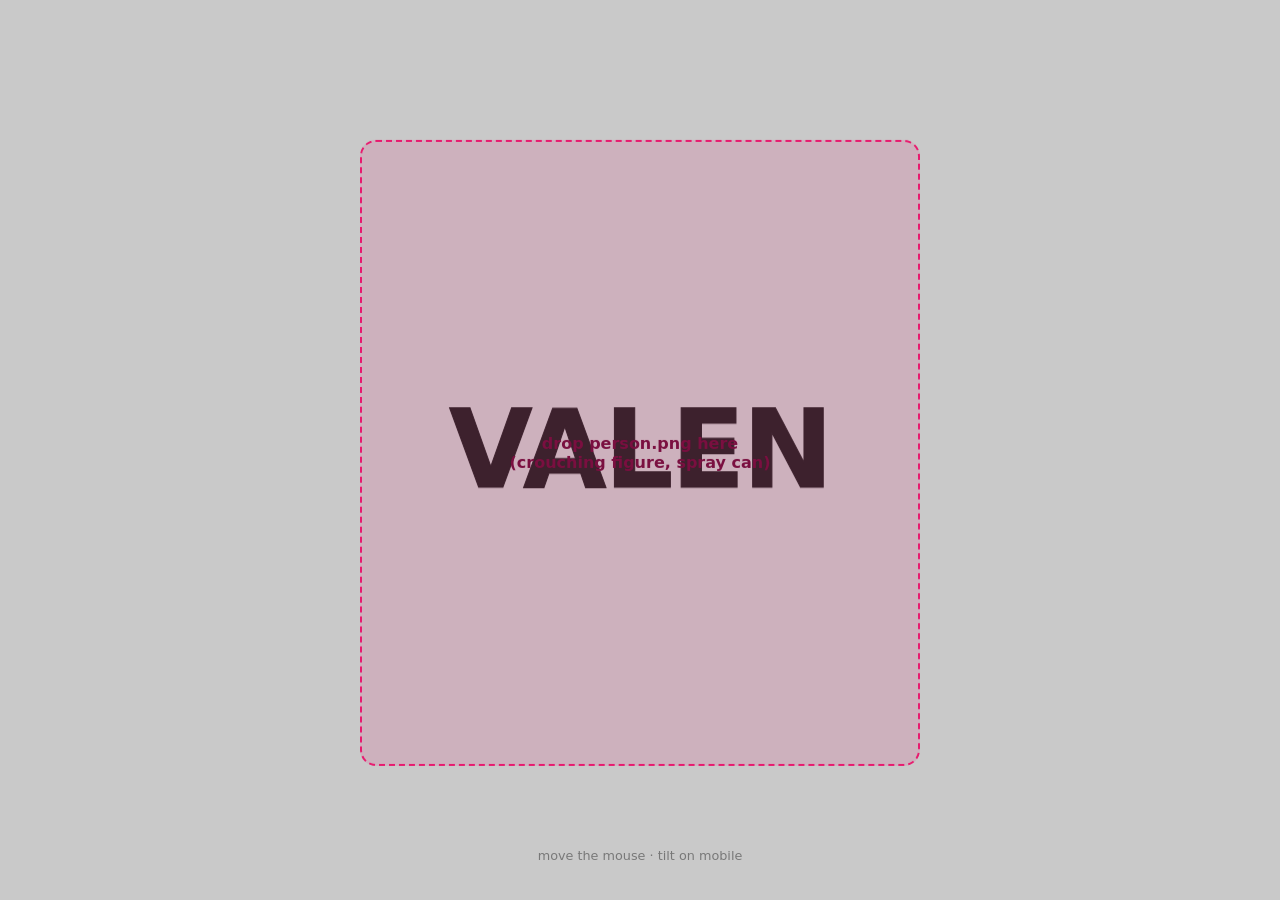
<file: experiments/graffiti-parallax/index.html>
<!DOCTYPE html>
<html lang="en">
<head>
<meta charset="UTF-8">
<script src="../../gate.js"></script>
<link rel="stylesheet" href="../../pixel-cursor.css">
<meta name="viewport" content="width=device-width, initial-scale=1">
<title>Parallax Hero</title>
<style>
  :root{ color-scheme: light; }
  html,body{margin:0;height:100%;background:#C9C9C9}
  *{box-sizing:border-box}

  .hero{
    position:relative;
    width:100%;
    height:100vh;
    height:100dvh;
    overflow:hidden;
    background:#C9C9C9;
    perspective:1200px;
    cursor:var(--cur-arrow);
  }

  /* all three layers stack, centered, same footprint */
  .layer{
    position:absolute;
    top:50%;
    left:50%;
    transform:translate3d(-50%,-50%,0);
    will-change:transform;
    pointer-events:none;
    user-select:none;
  }
  .layer img{ display:block; width:100%; height:100%; object-fit:contain; -webkit-user-drag:none; }

  /* 1) background wall - oversized slightly so a few px of drift never shows an edge */
  #bg-layer{ z-index:1; width:112%; height:112%; }
  #bg-layer .bg-fill{ width:100%; height:100%; background:#C9C9C9; }
  #bg-layer img{ object-fit:cover; }

  /* 2) graffiti name - behind the person */
  #name-layer{ z-index:2; width:min(70vw,900px); aspect-ratio:2000/700; }

  /* 3) person with the spray can - in front */
  #person-layer{ z-index:3; width:min(46vw,560px); aspect-ratio:2000/2237; transform-style:preserve-3d; }

  /* placeholder art, swapped out once background.png / name.png / person.png land in this folder */
  .placeholder{ width:100%; height:100%; display:flex; align-items:center; justify-content:center; }
  #name-layer .placeholder{ font:800 12vmin/1 system-ui,sans-serif; color:#111; letter-spacing:-.02em; -webkit-text-stroke:1px #111; opacity:.9; }
  #person-layer .placeholder{
    background:#e8196e22; border:2px dashed #E8196E; border-radius:16px;
    font:600 1rem system-ui,sans-serif; color:#7a0f40; text-align:center; padding:1rem;
  }

  .hint{
    position:absolute; left:50%; bottom:1.5rem; transform:translateX(-50%);
    font:500 .8rem system-ui,sans-serif; color:#0006; z-index:4; text-align:center; pointer-events:none;
  }

  @media (prefers-reduced-motion: reduce){
    .layer{ transition:none }
  }
</style>
</head>
<body>

<section class="hero" id="hero">
  <div class="layer" id="bg-layer">
    <!-- drop a background.png here (plain grey wall) to replace the flat fill -->
    <div class="bg-fill"></div>
  </div>

  <div class="layer" id="name-layer">
    <!-- <img src="name.png" alt="VALEN"> -->
    <div class="placeholder">VALEN</div>
  </div>

  <div class="layer" id="person-layer">
    <!-- <img src="person.png" alt="Character crouching with a spray can"> -->
    <div class="placeholder">drop person.png here<br>(crouching figure, spray can)</div>
  </div>

  <p class="hint">move the mouse · tilt on mobile</p>
</section>

<script>
(function(){
  const hero   = document.getElementById('hero');
  const bg     = document.getElementById('bg-layer');
  const name   = document.getElementById('name-layer');
  const person = document.getElementById('person-layer');

  const reduce = matchMedia('(prefers-reduced-motion: reduce)').matches;
  if (reduce) return; // static layout only, no motion

  // ── tunables (all in px / deg) ──────────────────────────────
  const MAX_BG     = 5;   // background: barely moves
  const MAX_NAME   = 15;  // name: same direction as cursor
  const MAX_PERSON = 30;  // person: same direction as cursor
  const MAX_ROT    = 6;   // person tilt toward the cursor
  const MAX_SEP    = 10;  // name nudged opposite the person, so they separate
  const LERP       = 0.08;
  const IDLE_PX    = 4;   // person's idle float amplitude
  const IDLE_SEC   = 3;   // idle float period

  let tx = 0, ty = 0;         // target, normalized -1..1
  let bgX=0, bgY=0, nameX=0, nameY=0, personX=0, personY=0, rotX=0, rotY=0;
  let raf = 0;

  function setTarget(nx, ny){
    tx = Math.max(-1, Math.min(1, nx));
    ty = Math.max(-1, Math.min(1, ny));
    kick();
  }
  function center(){ tx = 0; ty = 0; kick(); }

  // ── mouse ────────────────────────────────────────────────────
  hero.addEventListener('mousemove', e => {
    const r = hero.getBoundingClientRect();
    setTarget(
      ((e.clientX - r.left) / r.width)  * 2 - 1,
      ((e.clientY - r.top)  / r.height) * 2 - 1
    );
  });
  hero.addEventListener('mouseleave', center);

  // ── gyroscope fallback on touch devices ────────────────────
  const isTouch = matchMedia('(hover: none)').matches;
  function onOrientation(e){
    if (e.gamma == null || e.beta == null) return;
    setTarget(e.gamma / 30, (e.beta - 45) / 30);
  }
  function enableGyro(){
    if (!('DeviceOrientationEvent' in window)) return; // no gyro: idle float still runs
    if (typeof DeviceOrientationEvent.requestPermission === 'function') {
      DeviceOrientationEvent.requestPermission()
        .then(state => { if (state === 'granted') window.addEventListener('deviceorientation', onOrientation); })
        .catch(() => {});
    } else {
      window.addEventListener('deviceorientation', onOrientation);
    }
  }
  if (isTouch) hero.addEventListener('touchstart', enableGyro, { once: true, passive: true });

  // ── render loop ──────────────────────────────────────────────
  function frame(now){
    raf = 0;

    const goalBgX = tx * MAX_BG,      goalBgY = ty * MAX_BG;
    const goalNameX = tx * MAX_NAME - tx * MAX_SEP, goalNameY = ty * MAX_NAME - ty * MAX_SEP;
    const goalPersonX = tx * MAX_PERSON, goalPersonY = ty * MAX_PERSON;
    const goalRotY = tx * MAX_ROT,    goalRotX = -ty * MAX_ROT;

    bgX     += (goalBgX     - bgX)     * LERP;
    bgY     += (goalBgY     - bgY)     * LERP;
    nameX   += (goalNameX   - nameX)   * LERP;
    nameY   += (goalNameY   - nameY)   * LERP;
    personX += (goalPersonX - personX) * LERP;
    personY += (goalPersonY - personY) * LERP;
    rotX    += (goalRotX    - rotX)    * LERP;
    rotY    += (goalRotY    - rotY)    * LERP;

    const idle = Math.sin((now / 1000) * (2 * Math.PI / IDLE_SEC)) * IDLE_PX;

    bg.style.transform     = `translate3d(calc(-50% + ${bgX.toFixed(2)}px), calc(-50% + ${bgY.toFixed(2)}px), 0)`;
    name.style.transform   = `translate3d(calc(-50% + ${nameX.toFixed(2)}px), calc(-50% + ${nameY.toFixed(2)}px), 0)`;
    person.style.transform =
      `translate3d(calc(-50% + ${personX.toFixed(2)}px), calc(-50% + ${(personY + idle).toFixed(2)}px), 0) ` +
      `rotateX(${rotX.toFixed(2)}deg) rotateY(${rotY.toFixed(2)}deg)`;

    // the idle float runs forever, so the loop just keeps going - it's one cheap style write per frame
    kick();
  }
  function kick(){ if (!raf) raf = requestAnimationFrame(frame); }
  kick();
})();
</script>

</body>
</html>
</file>
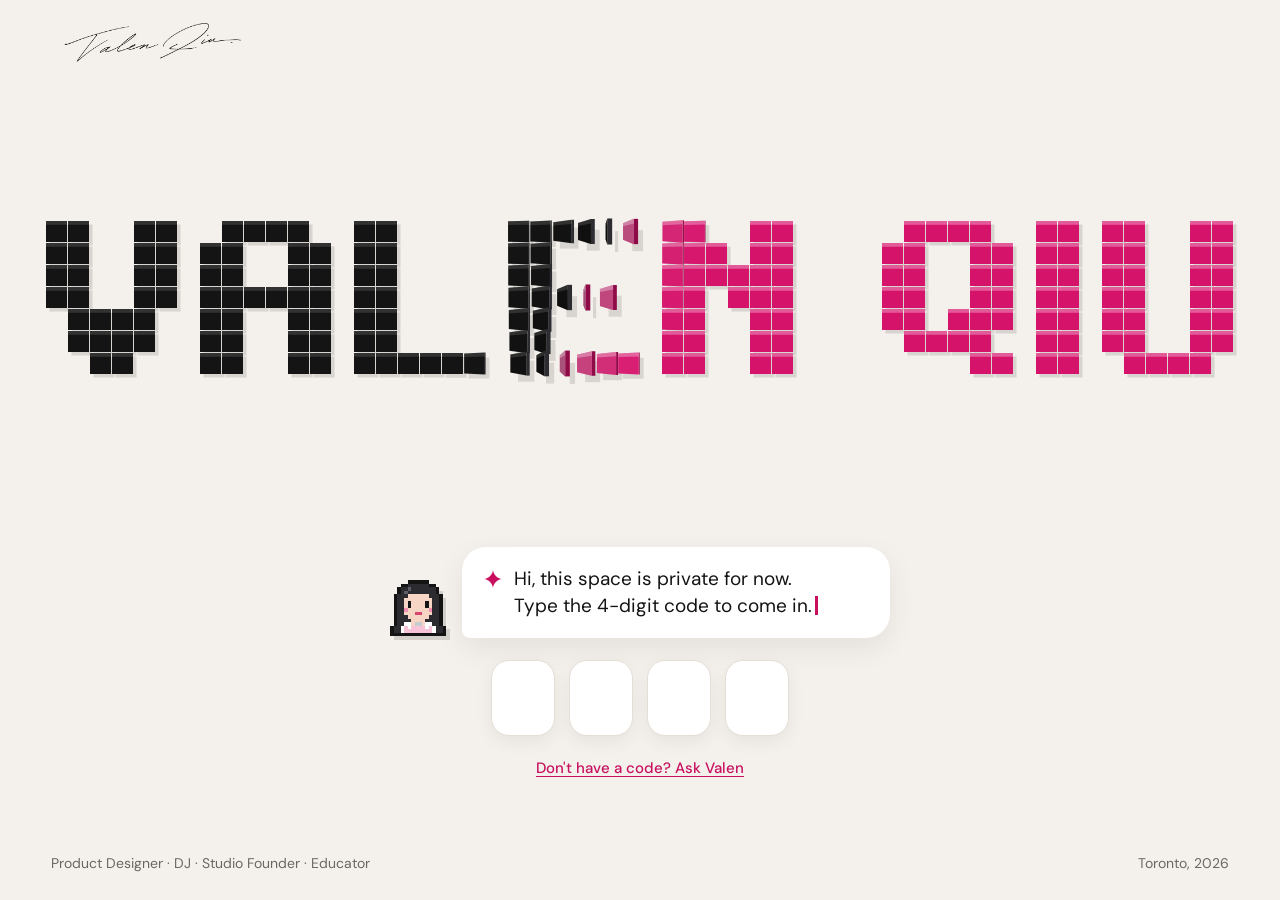
<file: password.html>
<!doctype html>
<html lang="en">
<head>
<meta charset="utf-8">
<meta name="viewport" content="width=device-width, initial-scale=1">
<title>Valen Qiu · Private preview</title>
<link rel="icon" href="favicon.ico" sizes="any">
<link rel="icon" type="image/png" sizes="32x32" href="images/favicon-32.png">
<link rel="icon" type="image/png" sizes="192x192" href="images/favicon-192.png">
<link rel="apple-touch-icon" sizes="180x180" href="images/apple-touch-icon.png">
<script src="analytics.js"></script>
<link rel="stylesheet" href="pixel-cursor.css">
<link rel="preconnect" href="https://fonts.googleapis.com">
<link rel="preconnect" href="https://fonts.gstatic.com" crossorigin>
<link rel="stylesheet" href="https://fonts.googleapis.com/css2?family=DM+Sans:opsz,wght@9..40,400;9..40,500;9..40,700&display=swap">
<style>
:root{--bg:#F4F1EC;--ink:#141414;--muted:#6B6760;--line:#E4DED5;--pink:#C8105F;--pink-dark:#9E0B4A;--err:#B3123F}
*{box-sizing:border-box}
body{margin:0;background:var(--bg);color:var(--ink);font-family:'DM Sans',system-ui,sans-serif}
a{color:var(--pink)}a:hover{color:var(--pink-dark)}
.sr{position:absolute;width:1px;height:1px;overflow:hidden;clip:rect(0 0 0 0);margin:0;white-space:nowrap}

.page{min-height:100vh;display:flex;flex-direction:column;overflow:hidden;transition:opacity .55s ease,transform .55s cubic-bezier(.6,0,.4,1),filter .55s ease}
.page.leave{opacity:0;transform:scale(1.06);filter:blur(8px)}
.top{display:flex;justify-content:space-between;align-items:center;gap:16px;flex-wrap:wrap;padding:1.25rem clamp(1.5rem,5vw,5rem)}
.logo{display:block;height:44px;width:auto;user-select:none}
@media (max-width:700px){.logo{height:36px}}

main{flex:1;display:flex;flex-direction:column;align-items:center;justify-content:space-between;gap:48px;padding:2vh 16px 56px}
.name-wrap{flex:1;width:100%;max-width:1320px;display:flex;align-items:center;touch-action:none;user-select:none}
#name{display:block;width:100%;aspect-ratio:100/17}

.gate{width:100%;max-width:500px;display:flex;flex-direction:column;align-items:center;gap:22px}
.row{align-self:stretch;display:flex;align-items:flex-end;gap:12px}
.avatar{flex:none;width:60px;height:60px;margin-bottom:-2px}
.bubble{flex:1;min-width:0;background:#fff;border-radius:24px 24px 24px 8px;padding:18px 22px;box-shadow:0 10px 30px rgba(20,20,20,.07);font-size:19px;line-height:1.45;display:flex;gap:12px;align-items:flex-start;animation:in .5s ease-out both}
.bubble .spark{flex:none;margin-top:5px}
.caret{display:inline-block;width:3px;height:1.05em;background:var(--pink);margin-left:3px;vertical-align:-3px;animation:blink 1s steps(1) infinite}
.nowrap{white-space:nowrap}

.code{position:relative}
.code input{position:absolute;inset:0;width:100%;height:100%;opacity:0;border:0;padding:0;margin:0;cursor:text;z-index:2;font-size:16px}
.cells{display:flex;gap:14px}
.cells.shake{animation:shake .45s cubic-bezier(.36,.07,.19,.97)}
.cells.shake .cell{border-color:var(--pink)}
.cell{width:64px;height:76px;border-radius:18px;background:#fff;border:1.5px solid var(--line);display:flex;align-items:center;justify-content:center;font:700 34px/1 'DM Sans',sans-serif;color:var(--ink);box-shadow:0 6px 18px rgba(20,20,20,.06);transition:border-color .2s,transform .2s,box-shadow .2s;position:relative}
.cell.filled{border-color:var(--ink);transform:translateY(-3px);box-shadow:0 10px 22px rgba(20,20,20,.10)}
.cell.cur::after{content:"";width:2px;height:30px;background:var(--pink);animation:blink 1s steps(1) infinite}
.cell.ok{border-color:var(--pink);background:#FFF0F6;color:var(--pink)}

.alert{display:none;align-items:center;gap:8px;font-size:15px;font-weight:700;color:var(--err);animation:in .25s ease-out both}
.alert.show{display:flex}
.ask{font-size:15px;font-weight:500;text-underline-offset:3px}
.ask[hidden]{display:none}

.foot{display:flex;justify-content:space-between;gap:12px;flex-wrap:wrap;padding:20px clamp(16px,4vw,56px) 28px;font-size:14px;color:var(--muted)}

@media (max-width:520px){.cell{width:56px;height:68px}.cells{gap:10px}.bubble{font-size:17px}}
@keyframes blink{50%{opacity:0}}
@keyframes shake{10%,90%{transform:translateX(-2px)}20%,80%{transform:translateX(4px)}30%,50%,70%{transform:translateX(-8px)}40%,60%{transform:translateX(8px)}}
@keyframes in{from{opacity:0;transform:translateY(8px)}to{opacity:1;transform:none}}
</style>
</head>
<body>
<div class="page" id="page">
  <header class="top">
    <img class="logo" src="images/signature.png" alt="Valen Qiu" draggable="false">
  </header>

  <main>
    <h1 class="sr">Valen Qiu</h1>
    <div class="name-wrap" id="nameWrap"><canvas id="name" aria-hidden="true"></canvas></div>

    <div class="gate">
      <div class="row">
        <svg class="avatar" id="avatar" role="img" aria-label="Pixel portrait of Valen" viewBox="0 0 17 17" shape-rendering="crispEdges"></svg>
        <div class="bubble">
          <svg class="spark" aria-hidden="true" width="18" height="18" viewBox="0 0 24 24" fill="#C8105F"><path d="M12 0c.6 6.2 5.8 11.4 12 12-6.2.6-11.4 5.8-12 12-.6-6.2-5.8-11.4-12-12C6.2 11.4 11.4 6.2 12 0z"/></svg>
          <div id="msg" aria-live="polite"></div>
        </div>
      </div>

      <div class="code">
        <label for="code" class="sr">4-digit passcode</label>
        <input id="code" type="text" inputmode="numeric" autocomplete="one-time-code" maxlength="4">
        <div class="cells" id="cells"><div class="cell"></div><div class="cell"></div><div class="cell"></div><div class="cell"></div></div>
      </div>

      <div class="alert" id="alert" role="alert">
        <svg aria-hidden="true" width="18" height="18" viewBox="0 0 24 24" fill="none" stroke="currentColor" stroke-width="2.2" stroke-linecap="round"><circle cx="12" cy="12" r="9"/><path d="M12 7.5v5.5M12 16.5v.01"/></svg>
        Incorrect passcode
      </div>
      <a class="ask" id="ask" href="#">Don't have a code? Ask Valen</a>
    </div>
  </main>

  <footer class="foot">
    <span>Product Designer · DJ · Studio Founder · Educator</span>
    <span>Toronto, 2026</span>
  </footer>
</div>

<script>
/* ============================================================
   CONFIG: change these
   ------------------------------------------------------------
   passHash: SHA-256 of your 4-digit code (current code: set by Valen).
     To make a new one, run this in any browser console:
     crypto.subtle.digest('SHA-256', new TextEncoder().encode('5678'))
       .then(b => console.log([...new Uint8Array(b)].map(x => x.toString(16).padStart(2,'0')).join('')))
   redirect: where to go after the right code.
   askHref: where "Don't have a code? Ask Valen" points.
   NOTE: this is a front-end gate. It keeps casual visitors out,
   but it is not real security on a static site.
   ============================================================ */
const CONFIG = {
  passHash: 'eeafcf2e9d8037ab51da8788043fdd0829500b7d8cc36aeb4503128b8a864cc5',
  redirect: 'index.html',   // used when there is no ?next= (gate.js sends visitors here with ?next=)
  storageKey: 'vq-auth',
  askHref: 'mailto:valen.jy.qiu@gmail.com'
};

/* where to go after unlocking: ?next= if it stays on this site, else CONFIG.redirect */
function nextUrl() {
  try {
    const n = new URLSearchParams(location.search).get('next');
    if (n) {
      const u = new URL(n, location.href), dir = location.pathname.replace(/[^/]*$/, '');
      if (u.origin === location.origin && u.pathname.startsWith(dir) && !/password\.html$/.test(u.pathname)) return u.href;
    }
  } catch (e) {}
  return CONFIG.redirect;
}

const REDUCED = window.matchMedia('(prefers-reduced-motion: reduce)').matches;

/* ---------- pixel avatar ---------- */
const AV_ROWS = [
  '.....KKKKKK.....', '...KKHHHHHHKK...', '..KHHhHHHHHHHK..', '..KHhHHHHHHHHK..',
  '.KHHHSSSSSSHHHK.', '.KHHSSSSSSSSHHK.', '.KHHSKSSSSKSHHK.', '.KHHSKSSSSKSHHK.',
  '.KHHBSSSSSSBHHK.', '.KHHSSSMMSSSHHK.', '.KHHHSSSSSSHHHK.', '.KHHHHSSSSHHHHK.',
  '.KHHCCSNNSCCHHK.', 'KHHCPCPPPPCPCHHK', 'KHHCPPPPPPPPCHHK', 'KKKKKKKKKKKKKKKK'
];
const AV_COLORS = { K: '#141414', H: '#2B2B30', h: '#5E5E68', S: '#F6D5C5', B: '#F48FB1', M: '#D9466E', C: '#FFFFFF', P: '#F7C3D8', N: '#C9CBD2' };
function drawAvatar(svg, mood) {
  const R = AV_ROWS.slice();
  if (mood === 'ok') { R[6] = '.KHHSSSSSSSSHHK.'; R[9] = '.KHHSSMSSMSSHHK.'; R[10] = '.KHHHSSMMSSHHHK.'; }
  else if (mood === 'err') { R[10] = '.KHHHSMSSMSHHHK.'; }
  const d = {}; let sh = '';
  R.forEach((row, y) => { for (let x = 0; x < row.length; x++) { const c = row[x]; if (!AV_COLORS[c]) continue; d[c] = (d[c] || '') + 'M' + x + ' ' + y + 'h1v1h-1z'; sh += 'M' + (x + 1) + ' ' + (y + 1) + 'h1v1h-1z'; } });
  let out = '<path d="' + sh + '" fill="#141414" fill-opacity="0.14"/>';
  for (const c in d) out += '<path d="' + d[c] + '" fill="' + AV_COLORS[c] + '"/>';
  svg.innerHTML = out;
}

/* ---------- passcode ---------- */
const $ = (id) => document.getElementById(id);
const page = $('page'), msg = $('msg'), input = $('code'), cellsEl = $('cells'), alertEl = $('alert'), ask = $('ask'), avatar = $('avatar');
const cells = [...cellsEl.children];
ask.href = CONFIG.askHref;

const MSG = {
  idle: 'Hi, this space is private for now.<br>Type the <span class="nowrap">4-digit</span> code to come in.',
  err: "That passcode isn't right.<br>Please check it and try again.",
  ok: "You're in. Welcome to my little corner of the internet."
};
let status = 'idle', code = '', focused = false, locked = false;

function setStatus(st) {
  status = st;
  msg.innerHTML = '<span>' + MSG[st] + '</span><span class="caret"></span>';
  drawAvatar(avatar, st);
  alertEl.classList.toggle('show', st === 'err');
  ask.hidden = st === 'ok';
}
function renderCells() {
  const ok = status === 'ok';
  cells.forEach((c, i) => {
    c.className = 'cell' + (code[i] ? ' filled' : '') + (ok ? ' ok' : '') + (!ok && focused && i === code.length ? ' cur' : '');
    c.textContent = code[i] ? (ok ? code[i] : '•') : '';
  });
}
async function sha256(s) {
  const b = await crypto.subtle.digest('SHA-256', new TextEncoder().encode(s));
  return [...new Uint8Array(b)].map((x) => x.toString(16).padStart(2, '0')).join('');
}

input.addEventListener('focus', () => { focused = true; renderCells(); });
input.addEventListener('blur', () => { focused = false; renderCells(); });
input.addEventListener('input', async () => {
  if (locked) { input.value = code; return; }
  const v = input.value.replace(/\D/g, '').slice(0, 4);
  input.value = v; code = v;
  if (v.length < 4) { if (!v.length && status === 'err') setStatus('idle'); renderCells(); return; }
  locked = true;
  renderCells();
  const ok = (await sha256(v)) === CONFIG.passHash;
  if (ok) {
    setStatus('ok'); renderCells();
    try { sessionStorage.setItem(CONFIG.storageKey, '1'); } catch (e) {}
    try { localStorage.setItem(CONFIG.storageKey, '1'); } catch (e) {}
    setTimeout(() => { page.classList.add('leave'); setTimeout(() => { location.href = nextUrl(); }, 560); }, 420);
    return;
  }
  setStatus('err');
  cellsEl.classList.add('shake');
  setTimeout(() => { cellsEl.classList.remove('shake'); code = ''; input.value = ''; locked = false; renderCells(); }, 520);
});

setStatus('idle');
renderCells();

/* ---------- pixel name: flip-tile wave ---------- */
const GLYPHS = {
  V: ['XX..XX', 'XX..XX', 'XX..XX', 'XX..XX', '.XXXX.', '.XXXX.', '..XX..'],
  A: ['.XXXX.', 'XX..XX', 'XX..XX', 'XXXXXX', 'XX..XX', 'XX..XX', 'XX..XX'],
  L: ['XX....', 'XX....', 'XX....', 'XX....', 'XX....', 'XX....', 'XXXXXX'],
  E: ['XXXXXX', 'XX....', 'XX....', 'XXXXX.', 'XX....', 'XX....', 'XXXXXX'],
  N: ['XX..XX', 'XXX.XX', 'XXXXXX', 'XX.XXX', 'XX..XX', 'XX..XX', 'XX..XX'],
  Q: ['.XXXX.', 'XX..XX', 'XX..XX', 'XX..XX', 'XX.XXX', '.XXXX.', '....XX'],
  I: ['XX', 'XX', 'XX', 'XX', 'XX', 'XX', 'XX'],
  U: ['XX..XX', 'XX..XX', 'XX..XX', 'XX..XX', 'XX..XX', 'XX..XX', '.XXXX.']
};
function makeFlipName(canvas, wrap, text, maxCell) {
  const ctx = canvas.getContext('2d');
  const ptr = { active: false, x: -999, y: -999 };
  let tiles = [], cell = 10, W = 0, H = 0, idle = false, wasActive = false;
  const F = 320, HOLD = 650;

  function setup(intro) {
    const cssW = canvas.clientWidth; if (!cssW) return;
    const rel = []; let col = 0;
    for (const ch of text) {
      if (ch === ' ') { col += 3; continue; }
      const g = GLYPHS[ch];
      g.forEach((row, r) => { for (let c = 0; c < row.length; c++) if (row[c] === 'X') rel.push([col + c, r]); });
      col += g[0].length + 1;
    }
    const cols = col - 1;
    cell = Math.max(6, Math.min(maxCell, Math.floor(cssW / (cols + 2))));
    const cssH = Math.round(cell * 9.4);
    const dpr = Math.min(2, window.devicePixelRatio || 1);
    canvas.style.aspectRatio = 'auto'; canvas.style.height = cssH + 'px';
    canvas.width = Math.round(cssW * dpr); canvas.height = Math.round(cssH * dpr);
    ctx.setTransform(dpr, 0, 0, dpr, 0, 0);
    W = cssW; H = cssH;
    const ox = Math.round((cssW - cols * cell) / 2), oy = Math.round(cell * 1.1), now = performance.now();
    const doIntro = intro && !REDUCED;
    tiles = rel.map(([c, r]) => ({ x: ox + c * cell, y: oy + r * cell, ts: doIntro ? now + 250 + c * 24 + r * 10 : -1e9, intro: doIntro }));
    idle = false;
  }
  function angle(t, now) {
    let dt = now - t.ts;
    if (t.intro) { if (dt < 0) return Math.PI; dt += F + HOLD; }
    if (dt < 0 || dt > 2 * F + HOLD) return 0;
    const e = (u) => (u < 0.5 ? 4 * u * u * u : 1 - Math.pow(-2 * u + 2, 3) / 2);
    if (dt < F) return e(dt / F) * Math.PI;
    if (dt < F + HOLD) return Math.PI;
    return Math.PI + e((dt - F - HOLD) / F) * Math.PI;
  }
  function trigger(px, py, radius, perCell) {
    const now = performance.now();
    for (const t of tiles) {
      const d = Math.hypot(t.x + cell / 2 - px, t.y + cell / 2 - py);
      if (d > radius) continue;
      if (now < t.ts + (t.intro ? 340 : 1310)) continue;
      t.intro = false;
      t.ts = now + (d / cell) * perCell;
    }
  }
  function frame() {
    if (!REDUCED) {
      if (ptr.active && !wasActive) trigger(ptr.x, ptr.y, 1e9, 22);
      else if (ptr.active) trigger(ptr.x, ptr.y, cell * 2.2, 40);
    }
    wasActive = ptr.active;
    const now = performance.now();
    const angs = tiles.map((t) => angle(t, now));
    let busy = false;
    for (let k = 0; k < tiles.length; k++) if (angs[k] !== 0 || now < tiles[k].ts) { busy = true; break; }
    if (!busy) { if (idle) return; idle = true; } else idle = false;

    ctx.clearRect(0, 0, W, H);
    const s = cell - 1, th = Math.max(2, cell * 0.22);
    for (let k = 0; k < tiles.length; k++) {
      const t = tiles[k], a = angs[k];
      const w = s * Math.max(0.15, Math.abs(Math.cos(a)));
      const off = cell * 0.16 + Math.abs(Math.sin(a)) * cell * 0.3;
      ctx.fillStyle = 'rgba(20,20,20,0.12)';
      ctx.fillRect(t.x + (s - w) / 2 + off, t.y + off, w, s);
    }
    for (let k = 0; k < tiles.length; k++) {
      const t = tiles[k], a = angs[k];
      const cosA = Math.cos(a), sinA = Math.sin(a);
      const cx = t.x + s / 2, cy = t.y + s / 2;
      const hw = (s / 2) * Math.abs(cosA);
      const persp = 0.24 * sinA;
      const hl = (s / 2) * (1 + persp), hr = (s / 2) * (1 - persp);
      const front = cosA >= 0;
      const ew = th * Math.abs(sinA);
      if (ew > 0.4) {
        const leftNear = sinA > 0, eh = leftNear ? hl : hr;
        ctx.fillStyle = front ? '#2C2C31' : '#8E0B47';
        ctx.fillRect(leftNear ? cx - hw - ew : cx + hw, cy - eh, ew, eh * 2);
      }
      if (hw < 0.4) continue;
      ctx.beginPath();
      ctx.moveTo(cx - hw, cy - hl); ctx.lineTo(cx + hw, cy - hr); ctx.lineTo(cx + hw, cy + hr); ctx.lineTo(cx - hw, cy + hl);
      ctx.closePath();
      ctx.fillStyle = front ? '#141414' : '#D6136B'; ctx.fill();
      const shade = (1 - Math.abs(cosA)) * 0.5;
      if (shade > 0.01) { ctx.fillStyle = 'rgba(0,0,0,' + shade.toFixed(3) + ')'; ctx.fill(); }
      const glint = Math.max(0, sinA * (front ? 1 : -1)) * 0.3;
      if (glint > 0.01) { ctx.fillStyle = 'rgba(255,255,255,' + glint.toFixed(3) + ')'; ctx.fill(); }
      ctx.beginPath();
      ctx.moveTo(cx - hw, cy - hl); ctx.lineTo(cx + hw, cy - hr);
      ctx.lineTo(cx + hw, cy - hr + hr * 0.36); ctx.lineTo(cx - hw, cy - hl + hl * 0.36);
      ctx.closePath();
      ctx.fillStyle = front ? 'rgba(255,255,255,0.13)' : 'rgba(255,255,255,0.3)'; ctx.fill();
    }
  }
  const move = (e) => {
    const r = canvas.getBoundingClientRect();
    ptr.x = e.clientX - r.left; ptr.y = e.clientY - r.top;
    ptr.active = e.pointerType === 'mouse' || e.buttons > 0 || e.type === 'pointerdown';
  };
  wrap.addEventListener('pointermove', move);
  wrap.addEventListener('pointerdown', move);
  wrap.addEventListener('pointerleave', () => { ptr.active = false; });
  wrap.addEventListener('pointerup', (e) => { if (e.pointerType !== 'mouse') ptr.active = false; });
  let rt;
  window.addEventListener('resize', () => { clearTimeout(rt); rt = setTimeout(() => setup(false), 150); });
  const start = () => setup(true);
  if (document.fonts && document.fonts.ready) document.fonts.ready.then(start); else start();
  (function loop() { if (tiles.length) frame(); requestAnimationFrame(loop); })();
}
makeFlipName($('name'), $('nameWrap'), 'VALEN QIU', 30);
</script>
</body>
</html>
</file>
<file: pixel-cursor.css>
/* Pixel-art mouse cursors for the whole site (mouse only: touch screens have no cursor).
   Pages use the variables below wherever they used to say cursor:pointer / grab / grabbing / default. */
:root{
  --cur-arrow:url("data:image/svg+xml,%3Csvg xmlns=%27http://www.w3.org/2000/svg%27 width=%2722%27 height=%2732%27 viewBox=%270 0 11 16%27 shape-rendering=%27crispEdges%27%3E%3Cpath d=%27M0 0h1v1h-1zM0 1h1v1h-1zM1 1h1v1h-1zM0 2h1v1h-1zM2 2h1v1h-1zM0 3h1v1h-1zM3 3h1v1h-1zM0 4h1v1h-1zM4 4h1v1h-1zM0 5h1v1h-1zM5 5h1v1h-1zM0 6h1v1h-1zM6 6h1v1h-1zM0 7h1v1h-1zM7 7h1v1h-1zM0 8h1v1h-1zM8 8h1v1h-1zM0 9h1v1h-1zM5 9h1v1h-1zM6 9h1v1h-1zM7 9h1v1h-1zM8 9h1v1h-1zM9 9h1v1h-1zM0 10h1v1h-1zM3 10h1v1h-1zM6 10h1v1h-1zM0 11h1v1h-1zM2 11h1v1h-1zM4 11h1v1h-1zM7 11h1v1h-1zM0 12h1v1h-1zM1 12h1v1h-1zM4 12h1v1h-1zM7 12h1v1h-1zM0 13h1v1h-1zM5 13h1v1h-1zM8 13h1v1h-1zM5 14h1v1h-1zM8 14h1v1h-1zM6 15h1v1h-1zM7 15h1v1h-1z%27 fill=%27%23141414%27/%3E%3Cpath d=%27M1 2h1v1h-1zM1 3h1v1h-1zM2 3h1v1h-1zM1 4h1v1h-1zM2 4h1v1h-1zM3 4h1v1h-1zM1 5h1v1h-1zM2 5h1v1h-1zM3 5h1v1h-1zM4 5h1v1h-1zM1 6h1v1h-1zM2 6h1v1h-1zM3 6h1v1h-1zM4 6h1v1h-1zM5 6h1v1h-1zM1 7h1v1h-1zM2 7h1v1h-1zM3 7h1v1h-1zM4 7h1v1h-1zM5 7h1v1h-1zM6 7h1v1h-1zM1 8h1v1h-1zM2 8h1v1h-1zM3 8h1v1h-1zM4 8h1v1h-1zM5 8h1v1h-1zM6 8h1v1h-1zM7 8h1v1h-1zM1 9h1v1h-1zM2 9h1v1h-1zM3 9h1v1h-1zM4 9h1v1h-1zM1 10h1v1h-1zM2 10h1v1h-1zM4 10h1v1h-1zM5 10h1v1h-1zM1 11h1v1h-1zM5 11h1v1h-1zM6 11h1v1h-1zM5 12h1v1h-1zM6 12h1v1h-1zM6 13h1v1h-1zM7 13h1v1h-1zM6 14h1v1h-1zM7 14h1v1h-1z%27 fill=%27%23fff%27/%3E%3C/svg%3E") 2 2,default;
  --cur-hand:url("data:image/svg+xml,%3Csvg xmlns=%27http://www.w3.org/2000/svg%27 width=%2728%27 height=%2732%27 viewBox=%270 0 14 16%27 shape-rendering=%27crispEdges%27%3E%3Cpath d=%27M4 0h1v1h-1zM5 0h1v1h-1zM3 1h1v1h-1zM6 1h1v1h-1zM3 2h1v1h-1zM6 2h1v1h-1zM3 3h1v1h-1zM6 3h1v1h-1zM3 4h1v1h-1zM6 4h1v1h-1zM7 4h1v1h-1zM8 4h1v1h-1zM3 5h1v1h-1zM6 5h1v1h-1zM9 5h1v1h-1zM10 5h1v1h-1zM1 6h1v1h-1zM2 6h1v1h-1zM3 6h1v1h-1zM6 6h1v1h-1zM9 6h1v1h-1zM11 6h1v1h-1zM12 6h1v1h-1zM0 7h1v1h-1zM3 7h1v1h-1zM13 7h1v1h-1zM0 8h1v1h-1zM4 8h1v1h-1zM13 8h1v1h-1zM1 9h1v1h-1zM13 9h1v1h-1zM2 10h1v1h-1zM13 10h1v1h-1zM2 11h1v1h-1zM12 11h1v1h-1zM3 12h1v1h-1zM12 12h1v1h-1zM3 13h1v1h-1zM11 13h1v1h-1zM4 14h1v1h-1zM11 14h1v1h-1zM4 15h1v1h-1zM5 15h1v1h-1zM6 15h1v1h-1zM7 15h1v1h-1zM8 15h1v1h-1zM9 15h1v1h-1zM10 15h1v1h-1zM11 15h1v1h-1z%27 fill=%27%23141414%27/%3E%3Cpath d=%27M4 1h1v1h-1zM5 1h1v1h-1zM4 2h1v1h-1zM5 2h1v1h-1zM4 3h1v1h-1zM5 3h1v1h-1zM4 4h1v1h-1zM5 4h1v1h-1zM4 5h1v1h-1zM5 5h1v1h-1zM7 5h1v1h-1zM8 5h1v1h-1zM4 6h1v1h-1zM5 6h1v1h-1zM7 6h1v1h-1zM8 6h1v1h-1zM10 6h1v1h-1zM1 7h1v1h-1zM2 7h1v1h-1zM4 7h1v1h-1zM5 7h1v1h-1zM6 7h1v1h-1zM7 7h1v1h-1zM8 7h1v1h-1zM9 7h1v1h-1zM10 7h1v1h-1zM11 7h1v1h-1zM12 7h1v1h-1zM1 8h1v1h-1zM2 8h1v1h-1zM3 8h1v1h-1zM5 8h1v1h-1zM6 8h1v1h-1zM7 8h1v1h-1zM8 8h1v1h-1zM9 8h1v1h-1zM10 8h1v1h-1zM11 8h1v1h-1zM12 8h1v1h-1zM2 9h1v1h-1zM3 9h1v1h-1zM4 9h1v1h-1zM5 9h1v1h-1zM6 9h1v1h-1zM7 9h1v1h-1zM8 9h1v1h-1zM9 9h1v1h-1zM10 9h1v1h-1zM11 9h1v1h-1zM12 9h1v1h-1zM3 10h1v1h-1zM4 10h1v1h-1zM5 10h1v1h-1zM6 10h1v1h-1zM7 10h1v1h-1zM8 10h1v1h-1zM9 10h1v1h-1zM10 10h1v1h-1zM11 10h1v1h-1zM12 10h1v1h-1zM3 11h1v1h-1zM4 11h1v1h-1zM5 11h1v1h-1zM6 11h1v1h-1zM7 11h1v1h-1zM8 11h1v1h-1zM9 11h1v1h-1zM10 11h1v1h-1zM11 11h1v1h-1zM4 12h1v1h-1zM5 12h1v1h-1zM6 12h1v1h-1zM7 12h1v1h-1zM8 12h1v1h-1zM9 12h1v1h-1zM10 12h1v1h-1zM11 12h1v1h-1zM4 13h1v1h-1zM5 13h1v1h-1zM6 13h1v1h-1zM7 13h1v1h-1zM8 13h1v1h-1zM9 13h1v1h-1zM10 13h1v1h-1zM5 14h1v1h-1zM6 14h1v1h-1zM7 14h1v1h-1zM8 14h1v1h-1zM9 14h1v1h-1zM10 14h1v1h-1z%27 fill=%27%23fff%27/%3E%3C/svg%3E") 18 2,pointer;
  --cur-grab:url("data:image/svg+xml,%3Csvg xmlns=%27http://www.w3.org/2000/svg%27 width=%2728%27 height=%2724%27 viewBox=%270 0 14 12%27 shape-rendering=%27crispEdges%27%3E%3Cpath d=%27M4 0h1v1h-1zM6 0h1v1h-1zM8 0h1v1h-1zM3 1h1v1h-1zM5 1h1v1h-1zM7 1h1v1h-1zM9 1h1v1h-1zM3 2h1v1h-1zM5 2h1v1h-1zM7 2h1v1h-1zM9 2h1v1h-1zM10 2h1v1h-1zM1 3h1v1h-1zM2 3h1v1h-1zM3 3h1v1h-1zM5 3h1v1h-1zM7 3h1v1h-1zM9 3h1v1h-1zM11 3h1v1h-1zM0 4h1v1h-1zM3 4h1v1h-1zM12 4h1v1h-1zM0 5h1v1h-1zM12 5h1v1h-1zM1 6h1v1h-1zM12 6h1v1h-1zM1 7h1v1h-1zM12 7h1v1h-1zM2 8h1v1h-1zM11 8h1v1h-1zM2 9h1v1h-1zM11 9h1v1h-1zM3 10h1v1h-1zM10 10h1v1h-1zM3 11h1v1h-1zM4 11h1v1h-1zM5 11h1v1h-1zM6 11h1v1h-1zM7 11h1v1h-1zM8 11h1v1h-1zM9 11h1v1h-1zM10 11h1v1h-1z%27 fill=%27%23141414%27/%3E%3Cpath d=%27M4 1h1v1h-1zM6 1h1v1h-1zM8 1h1v1h-1zM4 2h1v1h-1zM6 2h1v1h-1zM8 2h1v1h-1zM4 3h1v1h-1zM6 3h1v1h-1zM8 3h1v1h-1zM10 3h1v1h-1zM1 4h1v1h-1zM2 4h1v1h-1zM4 4h1v1h-1zM5 4h1v1h-1zM6 4h1v1h-1zM7 4h1v1h-1zM8 4h1v1h-1zM9 4h1v1h-1zM10 4h1v1h-1zM11 4h1v1h-1zM1 5h1v1h-1zM2 5h1v1h-1zM3 5h1v1h-1zM4 5h1v1h-1zM5 5h1v1h-1zM6 5h1v1h-1zM7 5h1v1h-1zM8 5h1v1h-1zM9 5h1v1h-1zM10 5h1v1h-1zM11 5h1v1h-1zM2 6h1v1h-1zM3 6h1v1h-1zM4 6h1v1h-1zM5 6h1v1h-1zM6 6h1v1h-1zM7 6h1v1h-1zM8 6h1v1h-1zM9 6h1v1h-1zM10 6h1v1h-1zM11 6h1v1h-1zM2 7h1v1h-1zM3 7h1v1h-1zM4 7h1v1h-1zM5 7h1v1h-1zM6 7h1v1h-1zM7 7h1v1h-1zM8 7h1v1h-1zM9 7h1v1h-1zM10 7h1v1h-1zM11 7h1v1h-1zM3 8h1v1h-1zM4 8h1v1h-1zM5 8h1v1h-1zM6 8h1v1h-1zM7 8h1v1h-1zM8 8h1v1h-1zM9 8h1v1h-1zM10 8h1v1h-1zM3 9h1v1h-1zM4 9h1v1h-1zM5 9h1v1h-1zM6 9h1v1h-1zM7 9h1v1h-1zM8 9h1v1h-1zM9 9h1v1h-1zM10 9h1v1h-1zM4 10h1v1h-1zM5 10h1v1h-1zM6 10h1v1h-1zM7 10h1v1h-1zM8 10h1v1h-1zM9 10h1v1h-1z%27 fill=%27%23fff%27/%3E%3C/svg%3E") 28 24,grab;
  --cur-grabbing:url("data:image/svg+xml,%3Csvg xmlns=%27http://www.w3.org/2000/svg%27 width=%2728%27 height=%2718%27 viewBox=%270 0 14 9%27 shape-rendering=%27crispEdges%27%3E%3Cpath d=%27M4 1h1v1h-1zM5 1h1v1h-1zM6 1h1v1h-1zM7 1h1v1h-1zM8 1h1v1h-1zM9 1h1v1h-1zM3 2h1v1h-1zM5 2h1v1h-1zM7 2h1v1h-1zM9 2h1v1h-1zM11 2h1v1h-1zM3 3h1v1h-1zM12 3h1v1h-1zM2 4h1v1h-1zM12 4h1v1h-1zM2 5h1v1h-1zM12 5h1v1h-1zM3 6h1v1h-1zM12 6h1v1h-1zM3 7h1v1h-1zM11 7h1v1h-1zM4 8h1v1h-1zM5 8h1v1h-1zM6 8h1v1h-1zM7 8h1v1h-1zM8 8h1v1h-1zM9 8h1v1h-1zM10 8h1v1h-1z%27 fill=%27%23141414%27/%3E%3Cpath d=%27M4 2h1v1h-1zM6 2h1v1h-1zM8 2h1v1h-1zM10 2h1v1h-1zM4 3h1v1h-1zM5 3h1v1h-1zM6 3h1v1h-1zM7 3h1v1h-1zM8 3h1v1h-1zM9 3h1v1h-1zM10 3h1v1h-1zM11 3h1v1h-1zM3 4h1v1h-1zM4 4h1v1h-1zM5 4h1v1h-1zM6 4h1v1h-1zM7 4h1v1h-1zM8 4h1v1h-1zM9 4h1v1h-1zM10 4h1v1h-1zM11 4h1v1h-1zM3 5h1v1h-1zM4 5h1v1h-1zM5 5h1v1h-1zM6 5h1v1h-1zM7 5h1v1h-1zM8 5h1v1h-1zM9 5h1v1h-1zM10 5h1v1h-1zM11 5h1v1h-1zM4 6h1v1h-1zM5 6h1v1h-1zM6 6h1v1h-1zM7 6h1v1h-1zM8 6h1v1h-1zM9 6h1v1h-1zM10 6h1v1h-1zM11 6h1v1h-1zM4 7h1v1h-1zM5 7h1v1h-1zM6 7h1v1h-1zM7 7h1v1h-1zM8 7h1v1h-1zM9 7h1v1h-1zM10 7h1v1h-1z%27 fill=%27%23fff%27/%3E%3C/svg%3E") 28 20,grabbing;
}
@media (pointer:fine){
  html{cursor:var(--cur-arrow)}
  a[href],button,summary,select,label[for],[role="button"],input[type="submit"],input[type="button"],input[type="checkbox"],input[type="radio"]{cursor:var(--cur-hand)}
}
</file>
